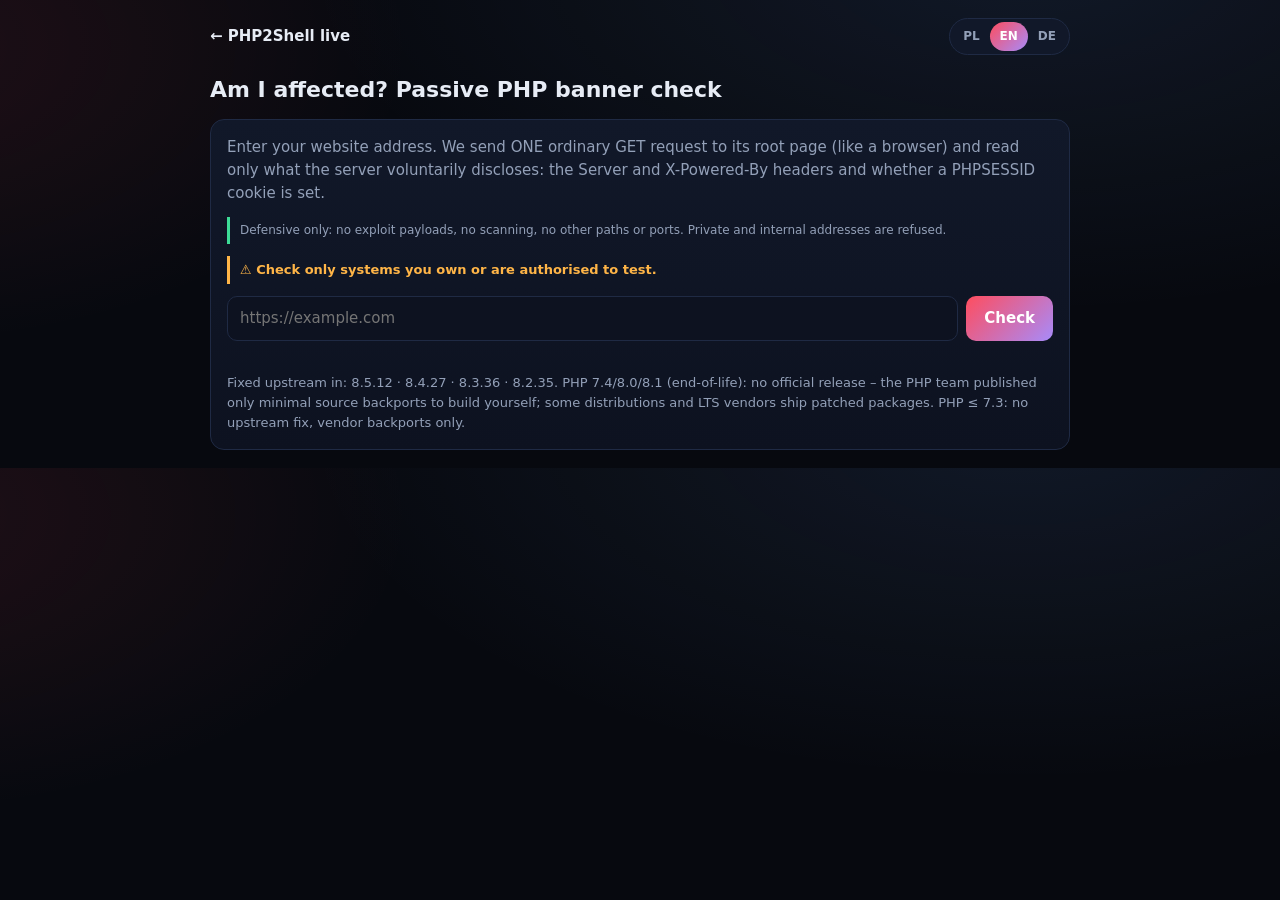
<file: checker/index.html>
<!doctype html>
<html lang="en">
<head>
<meta charset="utf-8"><meta name="viewport" content="width=device-width,initial-scale=1">
<title>PHP2Shell – passive banner check</title>
<meta name="description" content="Passive, defensive check of the PHP version a website publicly discloses (PHP2Shell).">
<link rel="icon" href="data:image/svg+xml,%3Csvg xmlns='http://www.w3.org/2000/svg' viewBox='0 0 32 32'%3E%3Crect width='32' height='32' rx='7' fill='%2307090f'/%3E%3Ccircle cx='16' cy='16' r='8' fill='%23ff4d5e'/%3E%3C/svg%3E">
<link rel="stylesheet" href="checker.css">
<style>
:root{--bg:#07090f;--bg2:#0d1220;--card:#111829;--line:#1f2a44;--txt:#e7ecf5;--mut:#93a0b8;--red:#ff4d5e;--amber:#ffb547;--green:#3ddc97;--blue:#6ea8ff;--vio:#a78bfa}
body{margin:0;background:radial-gradient(1200px 600px at 80% -10%,rgba(110,168,255,.10),transparent 60%),radial-gradient(900px 500px at -10% 10%,rgba(255,77,94,.10),transparent 60%),var(--bg);color:var(--txt);font:15px/1.55 system-ui,-apple-system,"Segoe UI",Roboto,Inter,sans-serif}
.wrap{max-width:860px;margin:0 auto;padding:18px}
header{display:flex;justify-content:space-between;align-items:center;gap:12px;margin-bottom:18px}
header a{color:var(--txt);text-decoration:none;font-weight:800}
.langs{display:flex;background:var(--card);border:1px solid var(--line);border-radius:999px;padding:3px}
.langs button{all:unset;cursor:pointer;font-size:12px;font-weight:700;padding:5px 10px;border-radius:999px;color:var(--mut)}
.langs button[aria-pressed=true]{background:linear-gradient(135deg,#ff4d5e,#a78bfa);color:#fff}
h2{font-size:22px;margin:0 0 12px}
</style>
</head>
<body><div class="wrap">
<header><a href="../" id="home">← PHP2Shell live</a><nav class="langs" aria-label="Language"><button data-l="pl">PL</button><button data-l="en">EN</button><button data-l="de">DE</button></nav></header>
<main>
<section id="sec-checker"><h2 data-p2c="heading">Am I affected? Passive PHP banner check</h2><div id="p2s-checker"></div></section>
</main>
</div>
<script>
(function(){var L=['pl','en','de'];function pick(){var q=new URLSearchParams(location.search).get('lang');if(L.indexOf(q)>=0)return q;try{var s=localStorage.getItem('lang');if(L.indexOf(s)>=0)return s}catch(e){}var n=(navigator.language||'en').toLowerCase();return n.indexOf('pl')===0?'pl':n.indexOf('de')===0?'de':'en'}
function set(l){document.documentElement.lang=l;try{localStorage.setItem('lang',l)}catch(e){}document.querySelectorAll('.langs button').forEach(function(b){b.setAttribute('aria-pressed',b.dataset.l===l)});document.getElementById('home').href='../?lang='+l;var u=new URL(location);u.searchParams.set('lang',l);history.replaceState(null,'',u)}
document.querySelectorAll('.langs button').forEach(function(b){b.addEventListener('click',function(){set(b.dataset.l)})});set(pick())})();
</script>
<script src="checker.js"></script>
</body></html>
</file>
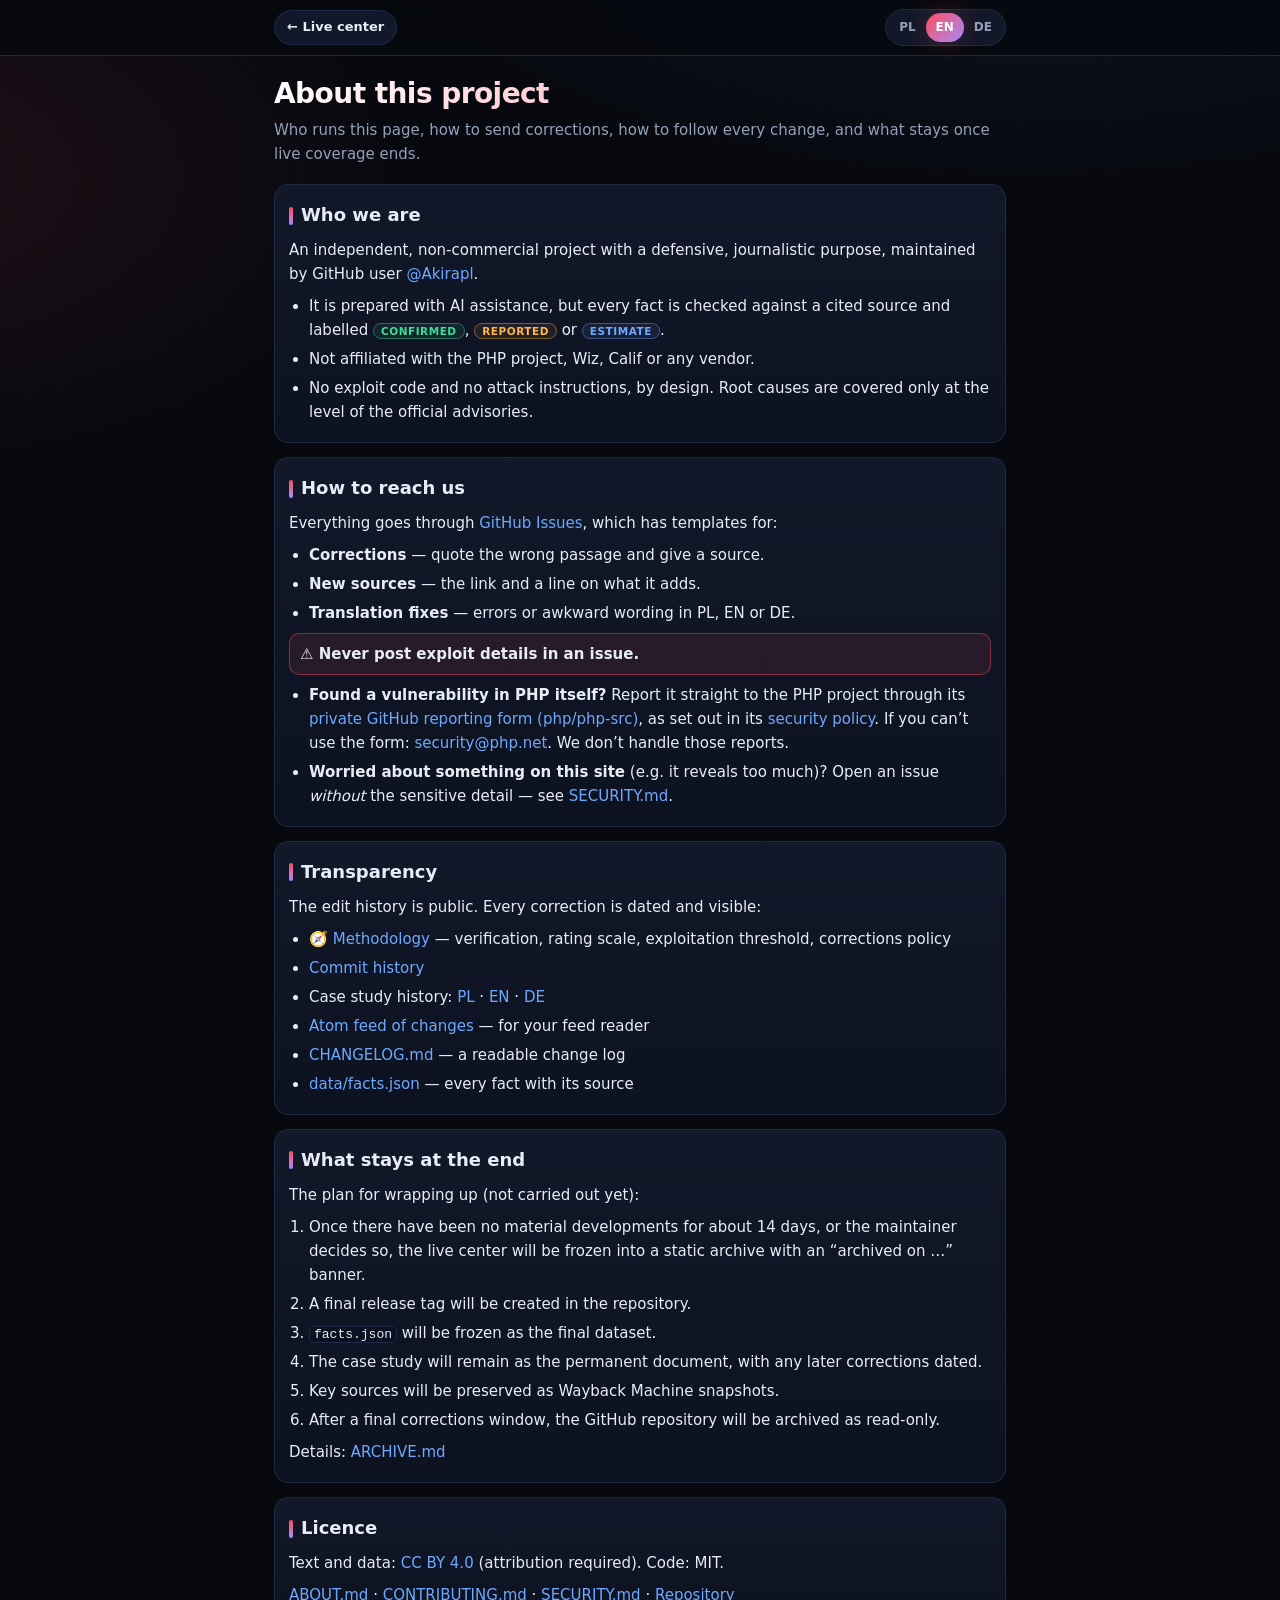
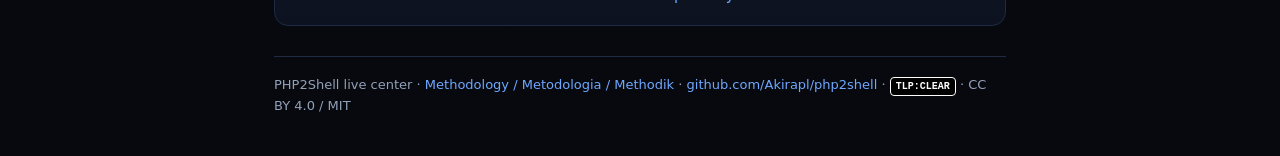
<file: info.html>
<!doctype html>
<html lang="en">
<head>
<meta charset="utf-8">
<meta name="viewport" content="width=device-width,initial-scale=1,viewport-fit=cover">
<title>Info — PHP2Shell live center</title>
<meta name="description" content="PHP2Shell live center: who maintains it, how to send corrections, edit history, archive plan, licence. PL / EN / DE.">
<meta name="theme-color" content="#07090f">
<link rel="icon" href="data:image/svg+xml,%3Csvg xmlns='http://www.w3.org/2000/svg' viewBox='0 0 32 32'%3E%3Crect width='32' height='32' rx='7' fill='%2307090f'/%3E%3Ccircle cx='16' cy='16' r='8' fill='%23ff4d5e'/%3E%3C/svg%3E">
<link rel="alternate" hreflang="pl" href="https://akirapl.github.io/php2shell/info.html?lang=pl">
<link rel="alternate" hreflang="en" href="https://akirapl.github.io/php2shell/info.html?lang=en">
<link rel="alternate" hreflang="de" href="https://akirapl.github.io/php2shell/info.html?lang=de">
<meta name="robots" content="index,follow,max-image-preview:large">
<script>(function(){var q=new URLSearchParams(location.search).get('lang');var u='https://akirapl.github.io/php2shell/info.html'+(['pl','en','de'].indexOf(q)>=0?'?lang='+q:'');var c=document.createElement('link');c.rel='canonical';c.href=u;document.head.appendChild(c);var o=document.querySelector('meta[property="og:url"]');if(o)o.content=u;if(['pl','en','de'].indexOf(q)>=0)document.documentElement.lang=q})();</script>
<link rel="alternate" hreflang="x-default" href="https://akirapl.github.io/php2shell/info.html">
<link rel="alternate" type="application/atom+xml" hreflang="en" title="PHP2Shell — timeline (EN)" href="https://akirapl.github.io/php2shell/feed.xml">
<link rel="alternate" type="application/atom+xml" hreflang="pl" title="PHP2Shell — oś czasu (PL)" href="https://akirapl.github.io/php2shell/feed-pl.xml">
<link rel="alternate" type="application/atom+xml" hreflang="de" title="PHP2Shell — Chronik (DE)" href="https://akirapl.github.io/php2shell/feed-de.xml">
<meta property="og:type" content="website">
<meta property="og:site_name" content="PHP2Shell live center">
<meta property="og:title" content="Info — PHP2Shell live center">
<meta property="og:description" content="PHP2Shell live center: who maintains it, how to send corrections, edit history, archive plan, licence.">
<meta property="og:url" content="https://akirapl.github.io/php2shell/info.html">
<meta property="og:image" content="https://akirapl.github.io/php2shell/assets/og-image.png">
<meta property="og:image:secure_url" content="https://akirapl.github.io/php2shell/assets/og-image.png">
<meta property="og:image:type" content="image/png">
<meta property="og:image:width" content="1200">
<meta property="og:image:height" content="630">
<meta property="og:image:alt" content="PHP2Shell — live center. CVE-2026-109618, CVE-2026-109619. Patched: 8.5.12 / 8.4.27 / 8.3.36 / 8.2.35. PL · EN · DE">
<meta property="og:locale" content="en_GB">
<meta property="og:locale:alternate" content="pl_PL">
<meta property="og:locale:alternate" content="de_DE">
<meta name="twitter:card" content="summary_large_image">
<meta name="twitter:title" content="Info — PHP2Shell live center">
<meta name="twitter:description" content="PHP2Shell live center: who maintains it, how to send corrections, edit history, archive plan, licence.">
<meta name="twitter:image" content="https://akirapl.github.io/php2shell/assets/og-image.png">
<meta name="twitter:image:alt" content="PHP2Shell — live center: CVE-2026-109618 / CVE-2026-109619, patched versions, PL · EN · DE">
<script type="application/ld+json">{"@context": "https://schema.org", "@type": "AboutPage", "url": "https://akirapl.github.io/php2shell/info.html", "name": "Info — PHP2Shell live center", "description": "PHP2Shell live center: who maintains it, how to send corrections, edit history, archive plan, licence.", "inLanguage": ["pl", "en", "de"], "isPartOf": {"@id": "https://akirapl.github.io/php2shell/#website"}, "author": {"@type": "Person", "name": "Dawid Kulik", "alternateName": "@Akirapl", "url": "https://github.com/Akirapl"}}</script>
<style>:root{--bg:#07090f;--bg2:#0d1220;--card:#111829;--card2:#151e33;--line:#1f2a44;--txt:#e7ecf5;--mut:#93a0b8;--red:#ff4d5e;--amber:#ffb547;--green:#3ddc97;--blue:#6ea8ff;--vio:#a78bfa;--glow:0 0 24px rgba(255,77,94,.25)}
*{box-sizing:border-box}html{-webkit-text-size-adjust:100%}
body{margin:0;background:radial-gradient(1200px 600px at 80% -10%,rgba(110,168,255,.10),transparent 60%),radial-gradient(900px 500px at -10% 10%,rgba(255,77,94,.10),transparent 60%),var(--bg);color:var(--txt);font:15px/1.6 system-ui,-apple-system,"Segoe UI",Roboto,Inter,sans-serif;overflow-x:hidden}
a{color:var(--blue);text-decoration:none}a:hover{text-decoration:underline}
.wrap{max-width:760px;margin:0 auto;padding:0 14px}
.bar{position:sticky;top:0;z-index:50;background:rgba(7,9,15,.85);backdrop-filter:blur(12px);-webkit-backdrop-filter:blur(12px);border-bottom:1px solid var(--line)}
.bar .wrap{display:flex;align-items:center;justify-content:space-between;gap:8px;padding-top:9px;padding-bottom:9px}
.back{font-size:13px;font-weight:700;padding:6px 12px;border-radius:999px;border:1px solid var(--line);background:var(--card);color:var(--txt);white-space:nowrap}
.langs{display:flex;background:var(--card);border:1px solid var(--line);border-radius:999px;padding:3px}
.langs a{font-size:12px;font-weight:700;padding:5px 10px;border-radius:999px;color:var(--mut)}
.langs a:hover{text-decoration:none}.langs a[aria-current=true]{background:linear-gradient(135deg,#ff4d5e,#a78bfa);color:#fff;box-shadow:var(--glow)}
h1{font-size:28px;line-height:1.15;margin:22px 0 8px;letter-spacing:-.02em;background:linear-gradient(90deg,#fff,#ffb3bb 60%,#c9b8ff);-webkit-background-clip:text;background-clip:text;color:transparent}
.lead{color:var(--mut);margin:0 0 18px}
.card{background:linear-gradient(180deg,var(--card),var(--bg2));border:1px solid var(--line);border-radius:14px;padding:4px 14px 10px;margin:0 0 14px;min-width:0;overflow-wrap:anywhere}
h2{font-size:18px;margin:12px 0 6px;display:flex;align-items:center;gap:8px}
h2::before{content:"";flex:none;width:4px;height:18px;border-radius:2px;background:linear-gradient(var(--red),var(--vio))}
ul,ol{padding-left:20px;margin:8px 0}li{margin:5px 0}p{margin:8px 0}
.badge{font-size:10.5px;font-weight:700;text-transform:uppercase;letter-spacing:.05em;padding:1px 7px;border-radius:999px;border:1px solid;white-space:nowrap}
.b-confirmed{color:var(--green);border-color:rgba(61,220,151,.4);background:rgba(61,220,151,.08)}
.b-reported{color:var(--amber);border-color:rgba(255,181,71,.4);background:rgba(255,181,71,.08)}
.b-estimate{color:var(--blue);border-color:rgba(110,168,255,.4);background:rgba(110,168,255,.08)}
.warnbox{padding:8px 10px;border-radius:10px;border:1px solid rgba(255,77,94,.45);background:rgba(255,77,94,.10);font-weight:600}
code{font-size:13px;background:#0b1120;border:1px solid var(--line);border-radius:5px;padding:0 4px}
footer{margin:30px 0 0;padding:18px 0 40px;border-top:1px solid var(--line);color:var(--mut);font-size:13px}
[data-lang][hidden]{display:none!important}</style>
</head>
<body>
<div class="bar"><div class="wrap"><a class="back" id="back" href="./?lang=en">← Live center</a>
<nav class="langs" aria-label="Language"><a href="?lang=pl" data-l="pl" hreflang="pl">PL</a><a href="?lang=en" data-l="en" hreflang="en" aria-current="true">EN</a><a href="?lang=de" data-l="de" hreflang="de">DE</a></nav></div></div>
<div class="wrap"><main>
<div data-lang="pl" lang="pl" hidden><h1>O projekcie</h1><p class="lead">Kto stoi za tą stroną, jak zgłaszać poprawki, jak śledzić zmiany i co zostanie, gdy relacja na żywo się skończy.</p><section class="card" id="pl-s1"><h2>Kto to robi</h2><p>To niezależny, niekomercyjny projekt o charakterze obronnym i dziennikarskim. Prowadzi go użytkownik GitHuba <a href="https://github.com/Akirapl" target="_blank" rel="noopener">@Akirapl</a>.</p>
<ul><li>Materiały powstają z pomocą AI, ale każdy fakt jest sprawdzany ze wskazanym źródłem i oznaczony jako <span class="badge b-confirmed">potwierdzone</span>, <span class="badge b-reported">doniesienie</span> lub <span class="badge b-estimate">szacunek</span>.</li>
<li>Projekt nie jest powiązany z projektem PHP, Wiz, Calif ani żadnym dostawcą.</li>
<li>Celowo nie publikujemy kodu exploitów ani instrukcji ataku. Przyczyny luk opisujemy tylko na poziomie oficjalnych advisory.</li></ul></section><section class="card" id="pl-s2"><h2>Gdzie pisać</h2><p>Wszystkie zgłoszenia przyjmujemy przez <a href="https://github.com/Akirapl/php2shell/issues/new/choose" target="_blank" rel="noopener">GitHub Issues</a>. Są tam gotowe szablony:</p>
<ul><li><b>Poprawka</b> — zacytuj fragment, który jest błędny, i podaj źródło.</li>
<li><b>Nowe źródło</b> — link i krótko, co wnosi.</li>
<li><b>Tłumaczenie</b> — błąd lub niezręczność w wersji PL, EN albo DE.</li></ul>
<p class="warnbox">⚠️ Nigdy nie wpisuj w zgłoszeniu szczegółów exploita.</p>
<ul><li><b>Luka w samym PHP?</b> Zgłoś ją bezpośrednio zespołowi PHP przez <a href="https://github.com/php/php-src/security/advisories/new" target="_blank" rel="noopener">formularz prywatnego zgłoszenia na GitHubie (php/php-src)</a>, zgodnie z ich <a href="https://github.com/php/php-src/security/policy" target="_blank" rel="noopener">polityką bezpieczeństwa</a>. Jeśli nie możesz użyć formularza: <a href="mailto:security@php.net">security@php.net</a>. My nie przyjmujemy takich zgłoszeń.</li>
<li><b>Problem z treścią tej strony</b> (np. coś zdradza za dużo)? Otwórz issue <i>bez</i> wrażliwych szczegółów — zasady opisuje <a href="https://github.com/Akirapl/php2shell/blob/main/SECURITY.md" target="_blank" rel="noopener">SECURITY.md</a>.</li></ul></section><section class="card" id="pl-s3"><h2>Przejrzystość</h2><p>Historia zmian jest publiczna. Każda poprawka ma datę i jest widoczna:</p>
<ul><li>🧭 <a href="methodology.html?lang=pl">Metodologia</a> — weryfikacja, skala ocen, próg eksploatacji, polityka korekt</li>
<li><a href="https://github.com/Akirapl/php2shell/commits/main" target="_blank" rel="noopener">Historia commitów</a></li>
<li>Historia kompendium: <a href="https://github.com/Akirapl/php2shell/commits/main/case-study/pl.md" target="_blank" rel="noopener">PL</a> · <a href="https://github.com/Akirapl/php2shell/commits/main/case-study/en.md" target="_blank" rel="noopener">EN</a> · <a href="https://github.com/Akirapl/php2shell/commits/main/case-study/de.md" target="_blank" rel="noopener">DE</a></li>
<li><a href="https://github.com/Akirapl/php2shell/commits/main.atom" target="_blank" rel="noopener">Kanał Atom ze zmianami</a> — do czytnika RSS</li>
<li><a href="https://github.com/Akirapl/php2shell/blob/main/CHANGELOG.md" target="_blank" rel="noopener">CHANGELOG.md</a> — opisowy dziennik zmian</li>
<li><a href="https://github.com/Akirapl/php2shell/blob/main/data/facts.json" target="_blank" rel="noopener">data/facts.json</a> — wszystkie fakty ze źródłami</li></ul></section><section class="card" id="pl-s4"><h2>Co zostanie na koniec</h2><p>Plan na zakończenie relacji (jeszcze nie wykonany):</p>
<ol><li>Gdy przez ok. 14 dni nie będzie istotnych nowości albo gdy prowadzący tak zdecyduje, centrum na żywo zostanie zamrożone jako statyczne archiwum z banerem „zarchiwizowano dnia…”.</li>
<li>W repozytorium pojawi się ostateczny tag wydania.</li>
<li><code>facts.json</code> zostanie zamrożony jako końcowy zbiór danych.</li>
<li>Kompendium zostanie jako stały dokument; późniejsze poprawki będą datowane.</li>
<li>Kluczowe źródła zostaną zabezpieczone jako kopie w Wayback Machine.</li>
<li>Po ostatnim okresie na poprawki repozytorium na GitHubie zostanie zarchiwizowane (tylko do odczytu).</li></ol>
<p>Szczegóły: <a href="https://github.com/Akirapl/php2shell/blob/main/ARCHIVE.md" target="_blank" rel="noopener">ARCHIVE.md</a></p></section><section class="card" id="pl-s5"><h2>Licencja</h2><p>Teksty i dane: <a href="https://creativecommons.org/licenses/by/4.0/deed.pl" target="_blank" rel="noopener">CC BY 4.0</a> (z podaniem autorstwa). Kod: MIT.</p>
<p><a href="https://github.com/Akirapl/php2shell/blob/main/ABOUT.md" target="_blank" rel="noopener">ABOUT.md</a> · <a href="https://github.com/Akirapl/php2shell/blob/main/CONTRIBUTING.md" target="_blank" rel="noopener">CONTRIBUTING.md</a> · <a href="https://github.com/Akirapl/php2shell/blob/main/SECURITY.md" target="_blank" rel="noopener">SECURITY.md</a> · <a href="https://github.com/Akirapl/php2shell" target="_blank" rel="noopener">Repozytorium</a></p></section></div><div data-lang="en" lang="en"><h1>About this project</h1><p class="lead">Who runs this page, how to send corrections, how to follow every change, and what stays once live coverage ends.</p><section class="card" id="en-s1"><h2>Who we are</h2><p>An independent, non-commercial project with a defensive, journalistic purpose, maintained by GitHub user <a href="https://github.com/Akirapl" target="_blank" rel="noopener">@Akirapl</a>.</p>
<ul><li>It is prepared with AI assistance, but every fact is checked against a cited source and labelled <span class="badge b-confirmed">confirmed</span>, <span class="badge b-reported">reported</span> or <span class="badge b-estimate">estimate</span>.</li>
<li>Not affiliated with the PHP project, Wiz, Calif or any vendor.</li>
<li>No exploit code and no attack instructions, by design. Root causes are covered only at the level of the official advisories.</li></ul></section><section class="card" id="en-s2"><h2>How to reach us</h2><p>Everything goes through <a href="https://github.com/Akirapl/php2shell/issues/new/choose" target="_blank" rel="noopener">GitHub Issues</a>, which has templates for:</p>
<ul><li><b>Corrections</b> — quote the wrong passage and give a source.</li>
<li><b>New sources</b> — the link and a line on what it adds.</li>
<li><b>Translation fixes</b> — errors or awkward wording in PL, EN or DE.</li></ul>
<p class="warnbox">⚠️ Never post exploit details in an issue.</p>
<ul><li><b>Found a vulnerability in PHP itself?</b> Report it straight to the PHP project through its <a href="https://github.com/php/php-src/security/advisories/new" target="_blank" rel="noopener">private GitHub reporting form (php/php-src)</a>, as set out in its <a href="https://github.com/php/php-src/security/policy" target="_blank" rel="noopener">security policy</a>. If you can’t use the form: <a href="mailto:security@php.net">security@php.net</a>. We don’t handle those reports.</li>
<li><b>Worried about something on this site</b> (e.g. it reveals too much)? Open an issue <i>without</i> the sensitive detail — see <a href="https://github.com/Akirapl/php2shell/blob/main/SECURITY.md" target="_blank" rel="noopener">SECURITY.md</a>.</li></ul></section><section class="card" id="en-s3"><h2>Transparency</h2><p>The edit history is public. Every correction is dated and visible:</p>
<ul><li>🧭 <a href="methodology.html?lang=en">Methodology</a> — verification, rating scale, exploitation threshold, corrections policy</li>
<li><a href="https://github.com/Akirapl/php2shell/commits/main" target="_blank" rel="noopener">Commit history</a></li>
<li>Case study history: <a href="https://github.com/Akirapl/php2shell/commits/main/case-study/pl.md" target="_blank" rel="noopener">PL</a> · <a href="https://github.com/Akirapl/php2shell/commits/main/case-study/en.md" target="_blank" rel="noopener">EN</a> · <a href="https://github.com/Akirapl/php2shell/commits/main/case-study/de.md" target="_blank" rel="noopener">DE</a></li>
<li><a href="https://github.com/Akirapl/php2shell/commits/main.atom" target="_blank" rel="noopener">Atom feed of changes</a> — for your feed reader</li>
<li><a href="https://github.com/Akirapl/php2shell/blob/main/CHANGELOG.md" target="_blank" rel="noopener">CHANGELOG.md</a> — a readable change log</li>
<li><a href="https://github.com/Akirapl/php2shell/blob/main/data/facts.json" target="_blank" rel="noopener">data/facts.json</a> — every fact with its source</li></ul></section><section class="card" id="en-s4"><h2>What stays at the end</h2><p>The plan for wrapping up (not carried out yet):</p>
<ol><li>Once there have been no material developments for about 14 days, or the maintainer decides so, the live center will be frozen into a static archive with an “archived on …” banner.</li>
<li>A final release tag will be created in the repository.</li>
<li><code>facts.json</code> will be frozen as the final dataset.</li>
<li>The case study will remain as the permanent document, with any later corrections dated.</li>
<li>Key sources will be preserved as Wayback Machine snapshots.</li>
<li>After a final corrections window, the GitHub repository will be archived as read-only.</li></ol>
<p>Details: <a href="https://github.com/Akirapl/php2shell/blob/main/ARCHIVE.md" target="_blank" rel="noopener">ARCHIVE.md</a></p></section><section class="card" id="en-s5"><h2>Licence</h2><p>Text and data: <a href="https://creativecommons.org/licenses/by/4.0/" target="_blank" rel="noopener">CC BY 4.0</a> (attribution required). Code: MIT.</p>
<p><a href="https://github.com/Akirapl/php2shell/blob/main/ABOUT.md" target="_blank" rel="noopener">ABOUT.md</a> · <a href="https://github.com/Akirapl/php2shell/blob/main/CONTRIBUTING.md" target="_blank" rel="noopener">CONTRIBUTING.md</a> · <a href="https://github.com/Akirapl/php2shell/blob/main/SECURITY.md" target="_blank" rel="noopener">SECURITY.md</a> · <a href="https://github.com/Akirapl/php2shell" target="_blank" rel="noopener">Repository</a></p></section></div><div data-lang="de" lang="de" hidden><h1>Über das Projekt</h1><p class="lead">Wer hinter dieser Seite steht, wie Sie Korrekturen melden, wie sich jede Änderung nachverfolgen lässt und was bleibt, wenn die Live-Berichterstattung endet.</p><section class="card" id="de-s1"><h2>Wer dahintersteht</h2><p>Ein unabhängiges, nichtkommerzielles Projekt mit defensivem, journalistischem Anspruch, betreut vom GitHub-Nutzer <a href="https://github.com/Akirapl" target="_blank" rel="noopener">@Akirapl</a>.</p>
<ul><li>Die Inhalte entstehen mit KI-Unterstützung; jede Angabe wird jedoch anhand einer genannten Quelle geprüft und als <span class="badge b-confirmed">bestätigt</span>, <span class="badge b-reported">gemeldet</span> oder <span class="badge b-estimate">Schätzung</span> gekennzeichnet.</li>
<li>Keine Verbindung zum PHP-Projekt, zu Wiz, Calif oder einem anderen Anbieter.</li>
<li>Bewusst kein Exploit-Code und keine Angriffsanleitungen. Ursachen werden nur so tief beschrieben wie in den offiziellen Advisories.</li></ul></section><section class="card" id="de-s2"><h2>Kontakt</h2><p>Alles läuft über <a href="https://github.com/Akirapl/php2shell/issues/new/choose" target="_blank" rel="noopener">GitHub Issues</a> mit Vorlagen für:</p>
<ul><li><b>Korrekturen</b> — die fehlerhafte Stelle zitieren und eine Quelle angeben.</li>
<li><b>Neue Quellen</b> — Link plus ein Satz, was sie beiträgt.</li>
<li><b>Übersetzungen</b> — Fehler oder holprige Formulierungen auf PL, EN oder DE.</li></ul>
<p class="warnbox">⚠️ Bitte niemals Exploit-Details in ein Issue schreiben.</p>
<ul><li><b>Eine Lücke in PHP selbst gefunden?</b> Melden Sie sie direkt dem PHP-Projekt über dessen <a href="https://github.com/php/php-src/security/advisories/new" target="_blank" rel="noopener">privates Meldeformular auf GitHub (php/php-src)</a>, wie in der <a href="https://github.com/php/php-src/security/policy" target="_blank" rel="noopener">Sicherheitsrichtlinie</a> beschrieben. Falls das Formular nicht nutzbar ist: <a href="mailto:security@php.net">security@php.net</a>. Wir selbst nehmen solche Meldungen nicht entgegen.</li>
<li><b>Bedenken zu Inhalten dieser Seite</b> (z. B. zu viele Details)? Eröffnen Sie ein Issue <i>ohne</i> die heiklen Einzelheiten — siehe <a href="https://github.com/Akirapl/php2shell/blob/main/SECURITY.md" target="_blank" rel="noopener">SECURITY.md</a>.</li></ul></section><section class="card" id="de-s3"><h2>Transparenz</h2><p>Der Änderungsverlauf ist öffentlich. Jede Korrektur ist datiert und nachvollziehbar:</p>
<ul><li>🧭 <a href="methodology.html?lang=de">Methodik</a> — Prüfung, Bewertungsskala, Ausnutzungsschwelle, Korrekturrichtlinie</li>
<li><a href="https://github.com/Akirapl/php2shell/commits/main" target="_blank" rel="noopener">Commit-Verlauf</a></li>
<li>Verlauf der Fallstudie: <a href="https://github.com/Akirapl/php2shell/commits/main/case-study/pl.md" target="_blank" rel="noopener">PL</a> · <a href="https://github.com/Akirapl/php2shell/commits/main/case-study/en.md" target="_blank" rel="noopener">EN</a> · <a href="https://github.com/Akirapl/php2shell/commits/main/case-study/de.md" target="_blank" rel="noopener">DE</a></li>
<li><a href="https://github.com/Akirapl/php2shell/commits/main.atom" target="_blank" rel="noopener">Atom-Feed der Änderungen</a> — für Ihren Feedreader</li>
<li><a href="https://github.com/Akirapl/php2shell/blob/main/CHANGELOG.md" target="_blank" rel="noopener">CHANGELOG.md</a> — lesbares Änderungsprotokoll</li>
<li><a href="https://github.com/Akirapl/php2shell/blob/main/data/facts.json" target="_blank" rel="noopener">data/facts.json</a> — alle Fakten mit Quelle</li></ul></section><section class="card" id="de-s4"><h2>Was am Ende bleibt</h2><p>Der Plan für den Abschluss (noch nicht umgesetzt):</p>
<ol><li>Gibt es etwa 14 Tage lang keine wesentlichen Neuigkeiten oder entscheidet der Betreuer so, wird das Live-Center als statisches Archiv mit dem Hinweis „archiviert am …“ eingefroren.</li>
<li>Im Repository wird ein finaler Release-Tag gesetzt.</li>
<li><code>facts.json</code> wird als endgültiger Datensatz eingefroren.</li>
<li>Die Fallstudie bleibt als dauerhaftes Dokument bestehen; spätere Korrekturen werden datiert.</li>
<li>Wichtige Quellen werden als Snapshots in der Wayback Machine gesichert.</li>
<li>Nach einer letzten Korrekturphase wird das GitHub-Repository schreibgeschützt archiviert.</li></ol>
<p>Einzelheiten: <a href="https://github.com/Akirapl/php2shell/blob/main/ARCHIVE.md" target="_blank" rel="noopener">ARCHIVE.md</a></p></section><section class="card" id="de-s5"><h2>Lizenz</h2><p>Texte und Daten: <a href="https://creativecommons.org/licenses/by/4.0/deed.de" target="_blank" rel="noopener">CC BY 4.0</a> (Namensnennung). Code: MIT.</p>
<p><a href="https://github.com/Akirapl/php2shell/blob/main/ABOUT.md" target="_blank" rel="noopener">ABOUT.md</a> · <a href="https://github.com/Akirapl/php2shell/blob/main/CONTRIBUTING.md" target="_blank" rel="noopener">CONTRIBUTING.md</a> · <a href="https://github.com/Akirapl/php2shell/blob/main/SECURITY.md" target="_blank" rel="noopener">SECURITY.md</a> · <a href="https://github.com/Akirapl/php2shell" target="_blank" rel="noopener">Repository</a></p></section></div>
</main>
<footer>PHP2Shell live center · <a href="methodology.html" id="methl">Methodology / Metodologia / Methodik</a> · <a href="https://github.com/Akirapl/php2shell" target="_blank" rel="noopener">github.com/Akirapl/php2shell</a> · <span style="font:800 10px ui-monospace,monospace;padding:3px 5px;border-radius:4px;background:#000;color:#fff;border:1px solid #fff">TLP:CLEAR</span> · CC BY 4.0 / MIT</footer>
</div>
<script>
(function(){"use strict";var M={"pl": {"title": "Info — PHP2Shell centrum na żywo", "back": "← Centrum na żywo"}, "en": {"title": "Info — PHP2Shell live center", "back": "← Live center"}, "de": {"title": "Info — PHP2Shell Live-Center", "back": "← Live-Center"}},LS=['pl','en','de'];
function pick(){var q=new URLSearchParams(location.search).get('lang');if(q&&LS.indexOf(q)>=0)return q;
 try{var s=localStorage.getItem('lang');if(s&&LS.indexOf(s)>=0)return s}catch(e){}
 var n=(navigator.language||'en').toLowerCase();return n.indexOf('pl')===0?'pl':n.indexOf('de')===0?'de':'en'}
function set(l,push){document.documentElement.lang=l;document.title=M[l].title;
 document.querySelectorAll('[data-lang]').forEach(function(b){b.hidden=b.dataset.lang!==l});
 document.querySelectorAll('.langs a').forEach(function(a){a.setAttribute('aria-current',a.dataset.l===l)});
 var bk=document.getElementById('back');bk.textContent=M[l].back;bk.href='./?lang='+l;
 try{localStorage.setItem('lang',l)}catch(e){}
 if(push){var u=new URL(location);u.searchParams.set('lang',l);history.replaceState(null,'',u)}
 var c=document.querySelector('link[rel=canonical]');if(c&&new URLSearchParams(location.search).has('lang'))c.href='https://akirapl.github.io/php2shell/info.html?lang='+l}
document.querySelectorAll('.langs a').forEach(function(a){a.addEventListener('click',function(e){e.preventDefault();set(a.dataset.l,true)})});
set(pick(),false);})();
</script>
</body>
</html>
</file>
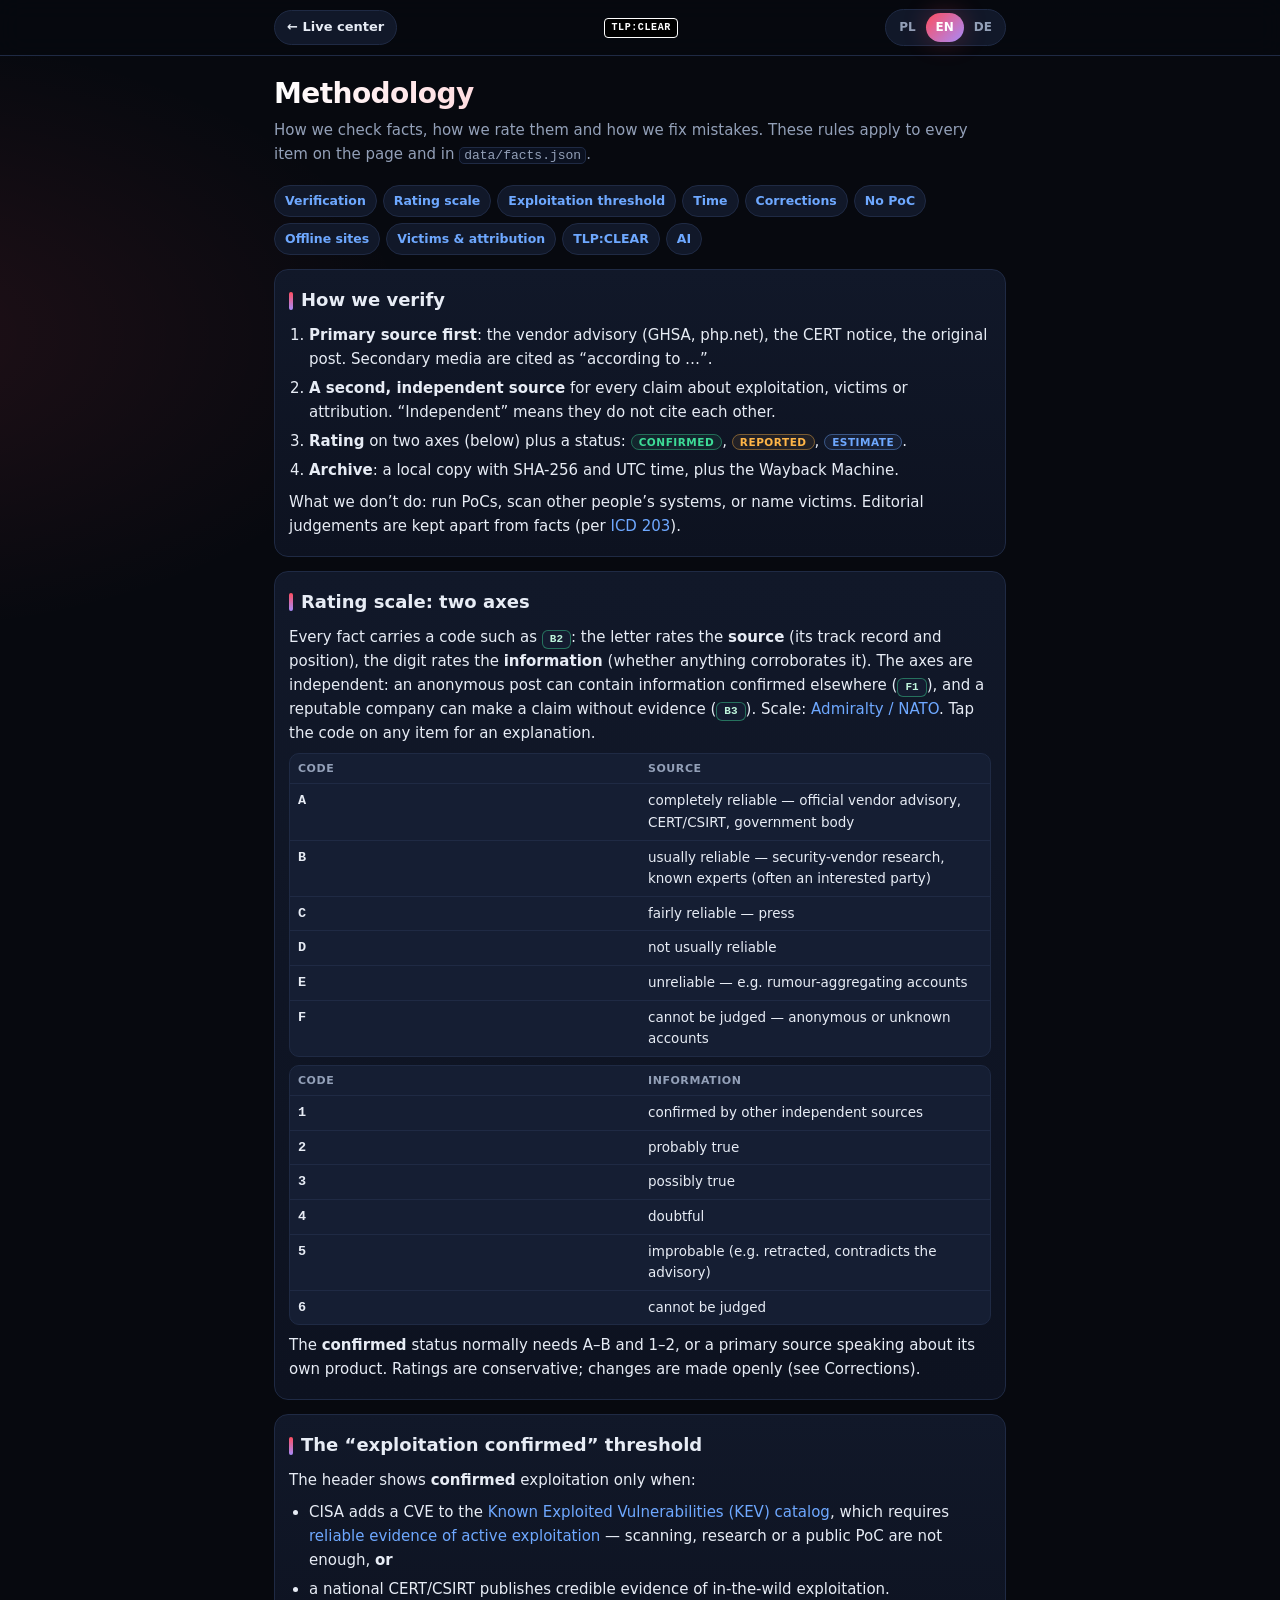
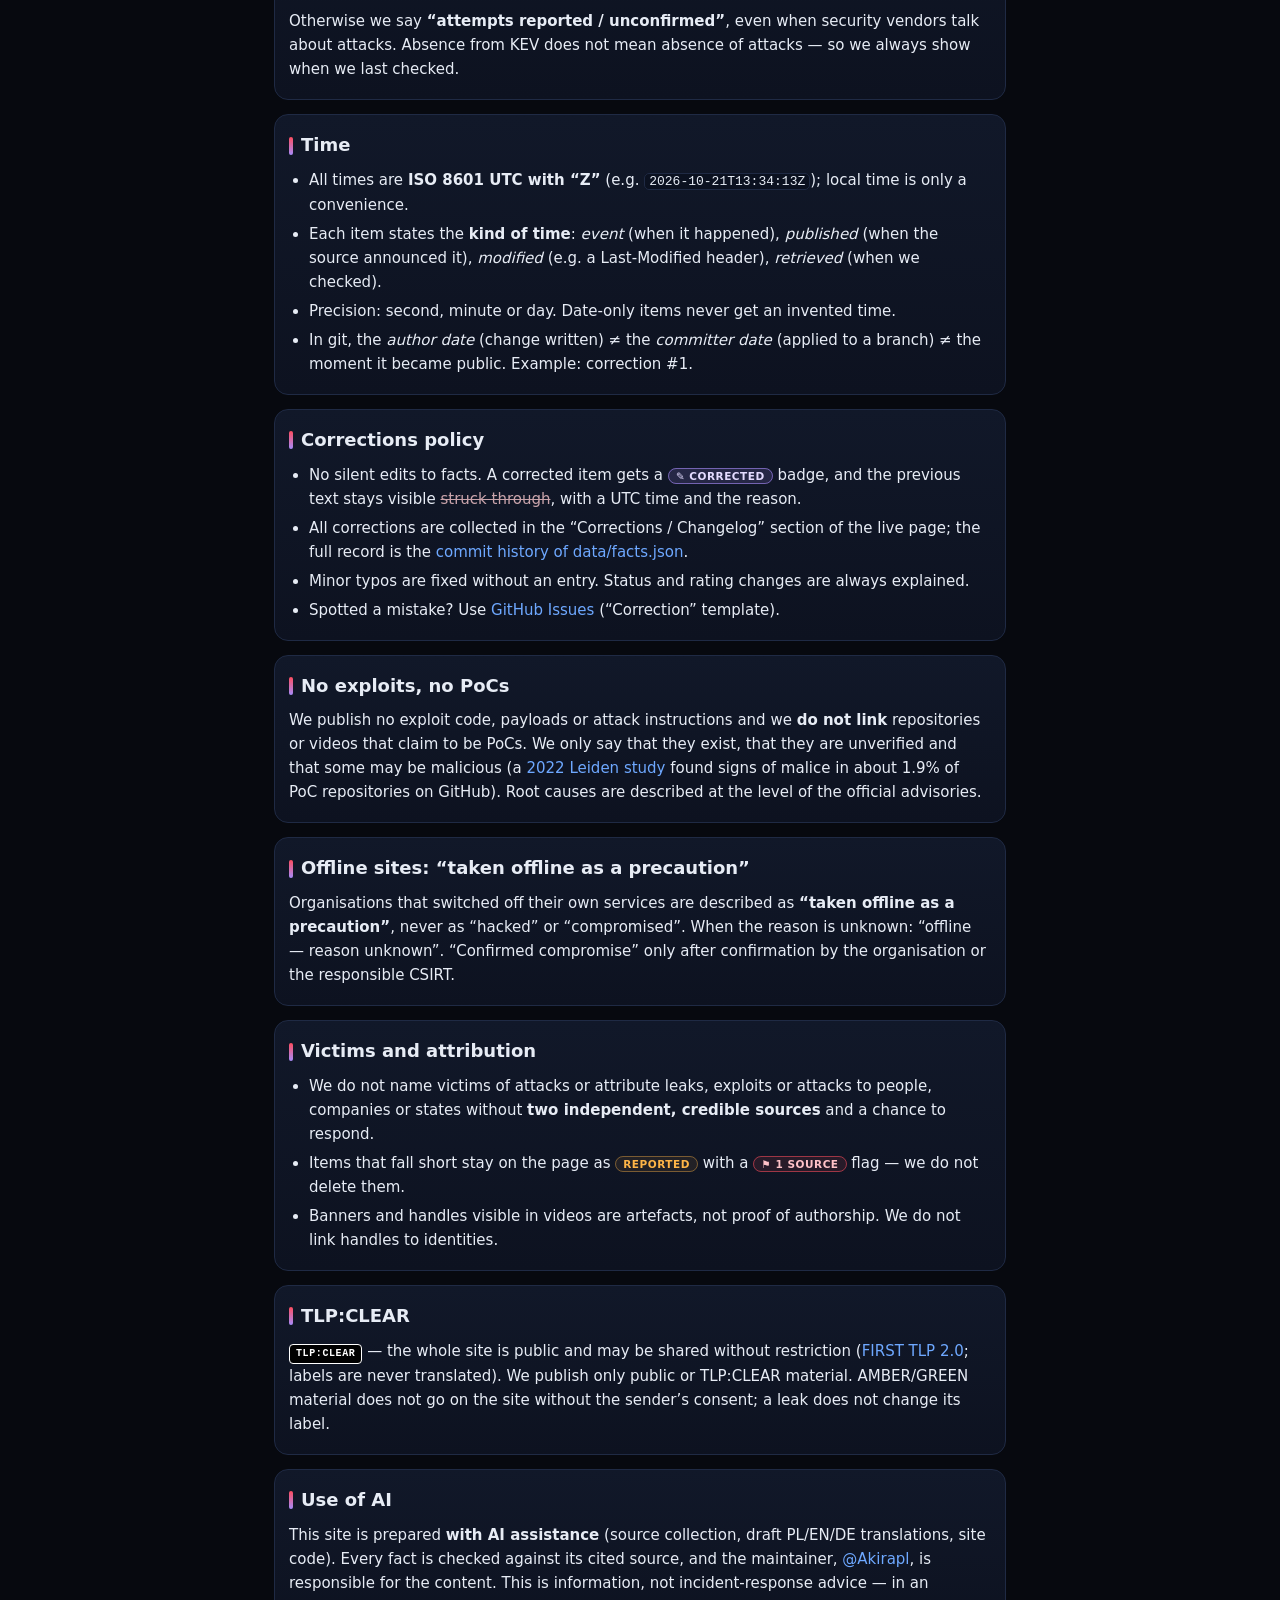
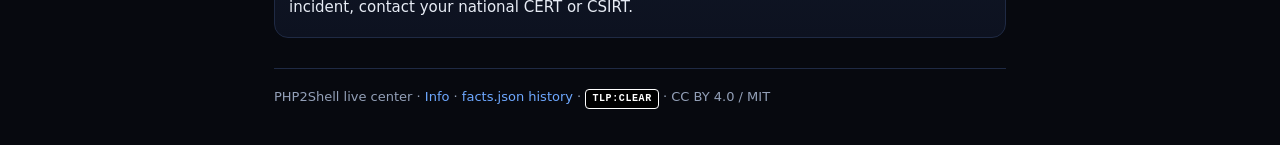
<file: methodology.html>
<!doctype html>
<html lang="en">
<head>
<meta charset="utf-8">
<meta name="viewport" content="width=device-width,initial-scale=1,viewport-fit=cover">
<title>Methodology — PHP2Shell live center</title>
<meta name="description" content="PHP2Shell live center methodology: verification, two-axis (Admiralty) rating, exploitation threshold (CISA KEV), UTC time conventions, corrections policy, no PoCs, TLP:CLEAR.">
<meta name="theme-color" content="#07090f">
<link rel="icon" href="data:image/svg+xml,%3Csvg xmlns='http://www.w3.org/2000/svg' viewBox='0 0 32 32'%3E%3Crect width='32' height='32' rx='7' fill='%2307090f'/%3E%3Ccircle cx='16' cy='16' r='8' fill='%23ff4d5e'/%3E%3C/svg%3E">
<link rel="alternate" hreflang="pl" href="https://akirapl.github.io/php2shell/methodology.html?lang=pl">
<link rel="alternate" hreflang="en" href="https://akirapl.github.io/php2shell/methodology.html?lang=en">
<link rel="alternate" hreflang="de" href="https://akirapl.github.io/php2shell/methodology.html?lang=de">
<meta name="robots" content="index,follow,max-image-preview:large">
<script>(function(){var q=new URLSearchParams(location.search).get('lang');var u='https://akirapl.github.io/php2shell/methodology.html'+(['pl','en','de'].indexOf(q)>=0?'?lang='+q:'');var c=document.createElement('link');c.rel='canonical';c.href=u;document.head.appendChild(c);var o=document.querySelector('meta[property="og:url"]');if(o)o.content=u;if(['pl','en','de'].indexOf(q)>=0)document.documentElement.lang=q})();</script>
<link rel="alternate" hreflang="x-default" href="https://akirapl.github.io/php2shell/methodology.html">
<link rel="alternate" type="application/atom+xml" hreflang="en" title="PHP2Shell — timeline (EN)" href="https://akirapl.github.io/php2shell/feed.xml">
<link rel="alternate" type="application/atom+xml" hreflang="pl" title="PHP2Shell — oś czasu (PL)" href="https://akirapl.github.io/php2shell/feed-pl.xml">
<link rel="alternate" type="application/atom+xml" hreflang="de" title="PHP2Shell — Chronik (DE)" href="https://akirapl.github.io/php2shell/feed-de.xml">
<meta property="og:type" content="website">
<meta property="og:site_name" content="PHP2Shell live center">
<meta property="og:title" content="Methodology — PHP2Shell live center">
<meta property="og:description" content="PHP2Shell live center methodology: verification, two-axis (Admiralty) rating, exploitation threshold (CISA KEV), UTC time conventions, corrections policy, no PoCs, TLP:CLEAR.">
<meta property="og:url" content="https://akirapl.github.io/php2shell/methodology.html">
<meta property="og:image" content="https://akirapl.github.io/php2shell/assets/og-image.png">
<meta property="og:image:secure_url" content="https://akirapl.github.io/php2shell/assets/og-image.png">
<meta property="og:image:type" content="image/png">
<meta property="og:image:width" content="1200">
<meta property="og:image:height" content="630">
<meta property="og:image:alt" content="PHP2Shell — live center. CVE-2026-109618, CVE-2026-109619. Patched: 8.5.12 / 8.4.27 / 8.3.36 / 8.2.35. PL · EN · DE">
<meta property="og:locale" content="en_GB">
<meta property="og:locale:alternate" content="pl_PL">
<meta property="og:locale:alternate" content="de_DE">
<meta name="twitter:card" content="summary_large_image">
<meta name="twitter:title" content="Methodology — PHP2Shell live center">
<meta name="twitter:description" content="PHP2Shell live center methodology: verification, two-axis (Admiralty) rating, exploitation threshold (CISA KEV), UTC time conventions, corrections policy, no PoCs, TLP:CLEAR.">
<meta name="twitter:image" content="https://akirapl.github.io/php2shell/assets/og-image.png">
<meta name="twitter:image:alt" content="PHP2Shell — live center: CVE-2026-109618 / CVE-2026-109619, patched versions, PL · EN · DE">
<script type="application/ld+json">{"@context": "https://schema.org", "@type": "WebPage", "url": "https://akirapl.github.io/php2shell/methodology.html", "name": "Methodology — PHP2Shell live center", "description": "PHP2Shell live center methodology: verification, two-axis (Admiralty) rating, exploitation threshold (CISA KEV), UTC time conventions, corrections policy, no PoCs, TLP:CLEAR.", "inLanguage": ["pl", "en", "de"], "isPartOf": {"@id": "https://akirapl.github.io/php2shell/#website"}, "author": {"@type": "Person", "name": "Dawid Kulik", "alternateName": "@Akirapl", "url": "https://github.com/Akirapl"}, "license": "https://creativecommons.org/licenses/by/4.0/"}</script>
<style>:root{--bg:#07090f;--bg2:#0d1220;--card:#111829;--card2:#151e33;--line:#1f2a44;--txt:#e7ecf5;--mut:#93a0b8;--red:#ff4d5e;--amber:#ffb547;--green:#3ddc97;--blue:#6ea8ff;--vio:#a78bfa;--glow:0 0 24px rgba(255,77,94,.25)}
*{box-sizing:border-box}html{-webkit-text-size-adjust:100%}
body{margin:0;background:radial-gradient(1200px 600px at 80% -10%,rgba(110,168,255,.10),transparent 60%),radial-gradient(900px 500px at -10% 10%,rgba(255,77,94,.10),transparent 60%),var(--bg);color:var(--txt);font:15px/1.6 system-ui,-apple-system,"Segoe UI",Roboto,Inter,sans-serif;overflow-x:hidden}
a{color:var(--blue);text-decoration:none}a:hover{text-decoration:underline}
.wrap{max-width:760px;margin:0 auto;padding:0 14px}
.bar{position:sticky;top:0;z-index:50;background:rgba(7,9,15,.85);backdrop-filter:blur(12px);-webkit-backdrop-filter:blur(12px);border-bottom:1px solid var(--line)}
.bar .wrap{display:flex;align-items:center;justify-content:space-between;gap:8px;padding-top:9px;padding-bottom:9px}
.back{font-size:13px;font-weight:700;padding:6px 12px;border-radius:999px;border:1px solid var(--line);background:var(--card);color:var(--txt);white-space:nowrap}
.langs{display:flex;background:var(--card);border:1px solid var(--line);border-radius:999px;padding:3px}
.langs a{font-size:12px;font-weight:700;padding:5px 10px;border-radius:999px;color:var(--mut)}
.langs a:hover{text-decoration:none}.langs a[aria-current=true]{background:linear-gradient(135deg,#ff4d5e,#a78bfa);color:#fff;box-shadow:var(--glow)}
h1{font-size:28px;line-height:1.15;margin:22px 0 8px;letter-spacing:-.02em;background:linear-gradient(90deg,#fff,#ffb3bb 60%,#c9b8ff);-webkit-background-clip:text;background-clip:text;color:transparent}
.lead{color:var(--mut);margin:0 0 18px}
.card{background:linear-gradient(180deg,var(--card),var(--bg2));border:1px solid var(--line);border-radius:14px;padding:4px 14px 10px;margin:0 0 14px;min-width:0;overflow-wrap:anywhere}
h2{font-size:18px;margin:12px 0 6px;display:flex;align-items:center;gap:8px}
h2::before{content:"";flex:none;width:4px;height:18px;border-radius:2px;background:linear-gradient(var(--red),var(--vio))}
ul,ol{padding-left:20px;margin:8px 0}li{margin:5px 0}p{margin:8px 0}
.badge{font-size:10.5px;font-weight:700;text-transform:uppercase;letter-spacing:.05em;padding:1px 7px;border-radius:999px;border:1px solid;white-space:nowrap}
.b-confirmed{color:var(--green);border-color:rgba(61,220,151,.4);background:rgba(61,220,151,.08)}
.b-reported{color:var(--amber);border-color:rgba(255,181,71,.4);background:rgba(255,181,71,.08)}
.b-estimate{color:var(--blue);border-color:rgba(110,168,255,.4);background:rgba(110,168,255,.08)}
.warnbox{padding:8px 10px;border-radius:10px;border:1px solid rgba(255,77,94,.45);background:rgba(255,77,94,.10);font-weight:600}
code{font-size:13px;background:#0b1120;border:1px solid var(--line);border-radius:5px;padding:0 4px}
footer{margin:30px 0 0;padding:18px 0 40px;border-top:1px solid var(--line);color:var(--mut);font-size:13px}
[data-lang][hidden]{display:none!important}
.adm{display:inline-block;font:800 11px/1 ui-monospace,Menlo,monospace;padding:3px 7px;border-radius:6px;border:1px solid rgba(61,220,151,.45);background:#141c30;color:#bff5dc}
.tbl{width:100%;border-collapse:separate;border-spacing:0;font-size:13.5px;background:var(--card2);border:1px solid var(--line);border-radius:10px;overflow:hidden;table-layout:fixed;margin:8px 0}
.tbl th,.tbl td{padding:6px 8px;text-align:left;vertical-align:top;border-bottom:1px solid var(--line);overflow-wrap:anywhere}
.tbl th{font-size:11px;text-transform:uppercase;letter-spacing:.05em;color:var(--mut)}
.tbl tr:last-child td{border-bottom:0}.tbl td:first-child{width:44px;font-family:ui-monospace,Menlo,monospace;font-weight:800}
.tlp{display:inline-block;font:800 10px/1 ui-monospace,Menlo,monospace;letter-spacing:.06em;padding:4px 6px;border-radius:4px;background:#000;color:#fff;border:1px solid #fff;white-space:nowrap}
.toc{display:flex;flex-wrap:wrap;gap:6px;margin:0 0 14px;padding:0;list-style:none}.toc li{margin:0}
.toc a{display:inline-block;font-size:12.5px;font-weight:600;padding:5px 10px;border-radius:999px;border:1px solid var(--line);background:var(--card)}
s{color:#c8a3aa}
.b-corr{color:#e4dcff;border-color:rgba(167,139,250,.6);background:rgba(167,139,250,.14)}.b-flag{color:#ffc2c8;border-color:rgba(255,77,94,.55);background:rgba(255,77,94,.10)}</style>
</head>
<body>
<div class="bar"><div class="wrap"><a class="back" id="back" href="./?lang=en">← Live center</a>
<span class="tlp" title="Traffic Light Protocol 2.0">TLP:CLEAR</span>
<nav class="langs" aria-label="Language"><a href="?lang=pl" data-l="pl" hreflang="pl">PL</a><a href="?lang=en" data-l="en" hreflang="en" aria-current="true">EN</a><a href="?lang=de" data-l="de" hreflang="de">DE</a></nav></div></div>
<div class="wrap"><main>
<div data-lang="pl" lang="pl" hidden><h1>Metodologia</h1><p class="lead">Jak sprawdzamy fakty, jak je oceniamy i jak poprawiamy błędy. Te zasady obowiązują każdy wpis na stronie i w <code>data/facts.json</code>.</p><ul class="toc"><li><a href="#verify" data-anchor="verify">Weryfikacja</a></li><li><a href="#rating" data-anchor="rating">Skala ocen</a></li><li><a href="#threshold" data-anchor="threshold">Próg eksploatacji</a></li><li><a href="#time" data-anchor="time">Czas</a></li><li><a href="#corrections" data-anchor="corrections">Korekty</a></li><li><a href="#nopoc" data-anchor="nopoc">Bez PoC</a></li><li><a href="#offline" data-anchor="offline">Wyłączenia stron</a></li><li><a href="#victims" data-anchor="victims">Ofiary i atrybucja</a></li><li><a href="#tlp" data-anchor="tlp">TLP:CLEAR</a></li><li><a href="#ai" data-anchor="ai">AI</a></li></ul><section class="card" id="pl-verify" data-sec="verify"><h2>Jak weryfikujemy</h2><ol><li><b>Źródło pierwotne najpierw</b>: advisory producenta (GHSA, php.net), komunikat CERT-u, oryginalny post. Media wtórne cytujemy jako „wg …”.</li>
<li><b>Drugie, niezależne źródło</b> dla każdego twierdzenia o eksploatacji, ofiarach lub atrybucji. „Niezależne” = nie cytują siebie nawzajem.</li>
<li><b>Ocena</b> w dwóch osiach (niżej) plus status: <span class="badge b-confirmed">potwierdzone</span>, <span class="badge b-reported">doniesienie</span>, <span class="badge b-estimate">szacunek</span>.</li>
<li><b>Archiwum</b>: kopia lokalna z SHA-256 i czasem UTC, Wayback Machine.</li></ol>
<p>Czego nie robimy: nie uruchamiamy PoC, nie skanujemy cudzych systemów, nie wskazujemy ofiar. Oceny redakcji oddzielamy od faktów (zgodnie z <a href="https://www.dni.gov/files/documents/ICD/ICD-203.pdf" target="_blank" rel="noopener">ICD 203</a>).</p></section><section class="card" id="pl-rating" data-sec="rating"><h2>Skala ocen: dwie osie</h2><p>Każdy fakt ma kod jak <span class="adm">B2</span>: litera ocenia <b>źródło</b> (jego historię i pozycję), cyfra ocenia <b>informację</b> (czy coś ją potwierdza). Osie są niezależne: anonimowy post może zawierać informację potwierdzoną gdzie indziej (<span class="adm">F1</span>), a wiarygodna firma może podać twierdzenie bez dowodów (<span class="adm">B3</span>). Skala: <a href="https://en.wikipedia.org/wiki/Intelligence_source_and_information_reliability" target="_blank" rel="noopener">Admiralty / NATO</a>. Dotknij kodu przy wpisie, żeby zobaczyć objaśnienie.</p><table class="tbl"><thead><tr><th>Kod</th><th>Źródło</th></tr></thead><tbody><tr><td>A</td><td>całkowicie wiarygodne — oficjalne advisory producenta, CERT/CSIRT, organ państwa</td></tr><tr><td>B</td><td>zwykle wiarygodne — badania firm bezpieczeństwa, znani eksperci (często strona zainteresowana)</td></tr><tr><td>C</td><td>dość wiarygodne — prasa</td></tr><tr><td>D</td><td>zwykle niewiarygodne</td></tr><tr><td>E</td><td>niewiarygodne — np. konta agregujące plotki</td></tr><tr><td>F</td><td>nie da się ocenić — anonimowe lub nieznane konta</td></tr></tbody></table><table class="tbl"><thead><tr><th>Kod</th><th>Informacja</th></tr></thead><tbody><tr><td>1</td><td>potwierdzone przez inne niezależne źródła</td></tr><tr><td>2</td><td>prawdopodobnie prawdziwe</td></tr><tr><td>3</td><td>możliwie prawdziwe</td></tr><tr><td>4</td><td>wątpliwe</td></tr><tr><td>5</td><td>nieprawdopodobne (np. odwołane, sprzeczne z advisory)</td></tr><tr><td>6</td><td>nie da się ocenić</td></tr></tbody></table><p>Status <b>potwierdzone</b> wymaga zwykle A–B i 1–2 albo źródła pierwotnego o własnym produkcie. Oceny są zachowawcze; zmieniamy je jawnie (patrz Korekty).</p></section><section class="card" id="pl-threshold" data-sec="threshold"><h2>Próg „eksploatacja potwierdzona”</h2><p>Nagłówek pokazuje <b>potwierdzoną</b> eksploatację tylko wtedy, gdy:</p>
<ul><li>CISA dopisze CVE do katalogu <a href="https://www.cisa.gov/known-exploited-vulnerabilities-catalog" target="_blank" rel="noopener">Known Exploited Vulnerabilities (KEV)</a> — wymaga on <a href="https://www.cisa.gov/known-exploited-vulnerabilities-catalog/reducing-significant-risk-known-exploited-vulnerabilities" target="_blank" rel="noopener">wiarygodnych dowodów aktywnej eksploatacji</a>; skan, badanie ani publiczny PoC nie wystarczą, <b>albo</b></li>
<li>krajowy CERT/CSIRT opublikuje wiarygodne dowody eksploatacji „in the wild”.</li></ul>
<p>W pozostałych przypadkach piszemy <b>„zgłoszone próby / niepotwierdzone”</b>, także gdy firmy bezpieczeństwa mówią o atakach. Brak wpisu w KEV nie oznacza braku ataków — dlatego podajemy czas ostatniego sprawdzenia.</p></section><section class="card" id="pl-time" data-sec="time"><h2>Czas</h2><ul><li>Wszystkie czasy w <b>ISO 8601 UTC z „Z”</b> (np. <code>2026-10-21T13:34:13Z</code>); czas lokalny wyłącznie pomocniczo.</li>
<li>Przy wpisie podajemy <b>rodzaj czasu</b>: <i>zdarzenie</i> (kiedy coś się stało), <i>publikacja</i> (kiedy źródło to ogłosiło), <i>modyfikacja</i> (np. nagłówek Last-Modified), <i>pobrano</i> (kiedy my to sprawdziliśmy).</li>
<li>Precyzja: sekunda, minuta, dzień. Daty bez godziny nie dostają wymyślonej godziny.</li>
<li>W gicie <i>author date</i> (napisanie zmiany) ≠ <i>committer date</i> (nałożenie na gałąź) ≠ moment upublicznienia. Przykład: korekta #1.</li></ul></section><section class="card" id="pl-corrections" data-sec="corrections"><h2>Polityka korekt</h2><ul><li>Nie zmieniamy faktów po cichu. Poprawiony wpis dostaje znacznik <span class="badge b-corr">✎ poprawione</span>, a poprzednia treść zostaje widoczna jako <s>przekreślona</s>, z czasem UTC i powodem.</li>
<li>Wszystkie korekty są zebrane w sekcji „Korekty / dziennik zmian” na stronie głównej; pełna historia to <a href="https://github.com/Akirapl/php2shell/commits/main/data/facts.json" target="_blank" rel="noopener">historia commitów data/facts.json</a>.</li>
<li>Drobne literówki poprawiamy bez wpisu. Zmiany statusu i ocen zawsze z wyjaśnieniem.</li>
<li>Błąd? Zgłoś przez <a href="https://github.com/Akirapl/php2shell/issues/new/choose" target="_blank" rel="noopener">GitHub Issues</a> (szablon „Poprawka”).</li></ul></section><section class="card" id="pl-nopoc" data-sec="nopoc"><h2>Bez exploitów i PoC</h2><p>Nie publikujemy kodu exploitów, payloadów ani instrukcji ataku i <b>nie linkujemy</b> repozytoriów ani nagrań podających się za PoC. Piszemy tylko, że takie istnieją, ich działanie jest niezweryfikowane, a część może być złośliwa (badanie <a href="https://arxiv.org/abs/2210.08374" target="_blank" rel="noopener">Leiden 2022</a>: ok. 1,9% repozytoriów PoC na GitHubie miało oznaki złośliwości). Przyczyny luk opisujemy na poziomie oficjalnych advisory.</p></section><section class="card" id="pl-offline" data-sec="offline"><h2>Wyłączenia stron: „wyłączone prewencyjnie”</h2><p>Organizacje, które same wyłączyły serwisy, opisujemy jako <b>„wyłączone prewencyjnie”</b>, nigdy jako „zhakowane” czy „skompromitowane”. Gdy powód nie jest znany: „offline — powód nieznany”. „Potwierdzone włamanie” wyłącznie po potwierdzeniu przez organizację lub właściwy CSIRT.</p></section><section class="card" id="pl-victims" data-sec="victims"><h2>Ofiary i atrybucja</h2><ul><li>Nie nazywamy ofiar ataków ani nie przypisujemy wycieków, exploitów czy ataków osobom, firmom lub państwom bez <b>dwóch niezależnych, wiarygodnych źródeł</b> i możliwości odpowiedzi.</li>
<li>Wpisy, które tego nie spełniają, zostają na stronie jako <span class="badge b-reported">doniesienie</span> ze znacznikiem <span class="badge b-flag">⚑ 1 źródło</span> — nie usuwamy ich.</li>
<li>Banery i nicki widoczne na nagraniach to artefakty, nie dowód autorstwa. Nicków nie łączymy z tożsamościami.</li></ul></section><section class="card" id="pl-tlp" data-sec="tlp"><h2>TLP:CLEAR</h2><p><span class="tlp">TLP:CLEAR</span> — cała strona jest publiczna i można ją rozpowszechniać bez ograniczeń (<a href="https://www.first.org/tlp/" target="_blank" rel="noopener">FIRST TLP 2.0</a>; etykiety się nie tłumaczy). Publikujemy wyłącznie materiały publiczne lub oznaczone TLP:CLEAR. Materiał AMBER/GREEN nie trafia na stronę bez zgody nadawcy; wyciek nie zmienia jego oznaczenia.</p></section><section class="card" id="pl-ai" data-sec="ai"><h2>Wykorzystanie AI</h2><p>Strona powstaje <b>z pomocą narzędzi AI</b> (zbieranie źródeł, szkice tłumaczeń PL/EN/DE, kod strony). Każdy fakt jest sprawdzany z podanym źródłem, a za treść odpowiada prowadzący, <a href="https://github.com/Akirapl" target="_blank" rel="noopener">@Akirapl</a>. To materiał informacyjny, nie porada IR — w razie incydentu kontaktuj się z <a href="https://cert.pl/" target="_blank" rel="noopener">CERT Polska</a> lub swoim CSIRT-em.</p></section></div><div data-lang="en" lang="en"><h1>Methodology</h1><p class="lead">How we check facts, how we rate them and how we fix mistakes. These rules apply to every item on the page and in <code>data/facts.json</code>.</p><ul class="toc"><li><a href="#verify" data-anchor="verify">Verification</a></li><li><a href="#rating" data-anchor="rating">Rating scale</a></li><li><a href="#threshold" data-anchor="threshold">Exploitation threshold</a></li><li><a href="#time" data-anchor="time">Time</a></li><li><a href="#corrections" data-anchor="corrections">Corrections</a></li><li><a href="#nopoc" data-anchor="nopoc">No PoC</a></li><li><a href="#offline" data-anchor="offline">Offline sites</a></li><li><a href="#victims" data-anchor="victims">Victims & attribution</a></li><li><a href="#tlp" data-anchor="tlp">TLP:CLEAR</a></li><li><a href="#ai" data-anchor="ai">AI</a></li></ul><section class="card" id="en-verify" data-sec="verify"><h2>How we verify</h2><ol><li><b>Primary source first</b>: the vendor advisory (GHSA, php.net), the CERT notice, the original post. Secondary media are cited as “according to …”.</li>
<li><b>A second, independent source</b> for every claim about exploitation, victims or attribution. “Independent” means they do not cite each other.</li>
<li><b>Rating</b> on two axes (below) plus a status: <span class="badge b-confirmed">confirmed</span>, <span class="badge b-reported">reported</span>, <span class="badge b-estimate">estimate</span>.</li>
<li><b>Archive</b>: a local copy with SHA-256 and UTC time, plus the Wayback Machine.</li></ol>
<p>What we don’t do: run PoCs, scan other people’s systems, or name victims. Editorial judgements are kept apart from facts (per <a href="https://www.dni.gov/files/documents/ICD/ICD-203.pdf" target="_blank" rel="noopener">ICD 203</a>).</p></section><section class="card" id="en-rating" data-sec="rating"><h2>Rating scale: two axes</h2><p>Every fact carries a code such as <span class="adm">B2</span>: the letter rates the <b>source</b> (its track record and position), the digit rates the <b>information</b> (whether anything corroborates it). The axes are independent: an anonymous post can contain information confirmed elsewhere (<span class="adm">F1</span>), and a reputable company can make a claim without evidence (<span class="adm">B3</span>). Scale: <a href="https://en.wikipedia.org/wiki/Intelligence_source_and_information_reliability" target="_blank" rel="noopener">Admiralty / NATO</a>. Tap the code on any item for an explanation.</p><table class="tbl"><thead><tr><th>Code</th><th>Source</th></tr></thead><tbody><tr><td>A</td><td>completely reliable — official vendor advisory, CERT/CSIRT, government body</td></tr><tr><td>B</td><td>usually reliable — security-vendor research, known experts (often an interested party)</td></tr><tr><td>C</td><td>fairly reliable — press</td></tr><tr><td>D</td><td>not usually reliable</td></tr><tr><td>E</td><td>unreliable — e.g. rumour-aggregating accounts</td></tr><tr><td>F</td><td>cannot be judged — anonymous or unknown accounts</td></tr></tbody></table><table class="tbl"><thead><tr><th>Code</th><th>Information</th></tr></thead><tbody><tr><td>1</td><td>confirmed by other independent sources</td></tr><tr><td>2</td><td>probably true</td></tr><tr><td>3</td><td>possibly true</td></tr><tr><td>4</td><td>doubtful</td></tr><tr><td>5</td><td>improbable (e.g. retracted, contradicts the advisory)</td></tr><tr><td>6</td><td>cannot be judged</td></tr></tbody></table><p>The <b>confirmed</b> status normally needs A–B and 1–2, or a primary source speaking about its own product. Ratings are conservative; changes are made openly (see Corrections).</p></section><section class="card" id="en-threshold" data-sec="threshold"><h2>The “exploitation confirmed” threshold</h2><p>The header shows <b>confirmed</b> exploitation only when:</p>
<ul><li>CISA adds a CVE to the <a href="https://www.cisa.gov/known-exploited-vulnerabilities-catalog" target="_blank" rel="noopener">Known Exploited Vulnerabilities (KEV) catalog</a>, which requires <a href="https://www.cisa.gov/known-exploited-vulnerabilities-catalog/reducing-significant-risk-known-exploited-vulnerabilities" target="_blank" rel="noopener">reliable evidence of active exploitation</a> — scanning, research or a public PoC are not enough, <b>or</b></li>
<li>a national CERT/CSIRT publishes credible evidence of in-the-wild exploitation.</li></ul>
<p>Otherwise we say <b>“attempts reported / unconfirmed”</b>, even when security vendors talk about attacks. Absence from KEV does not mean absence of attacks — so we always show when we last checked.</p></section><section class="card" id="en-time" data-sec="time"><h2>Time</h2><ul><li>All times are <b>ISO 8601 UTC with “Z”</b> (e.g. <code>2026-10-21T13:34:13Z</code>); local time is only a convenience.</li>
<li>Each item states the <b>kind of time</b>: <i>event</i> (when it happened), <i>published</i> (when the source announced it), <i>modified</i> (e.g. a Last-Modified header), <i>retrieved</i> (when we checked).</li>
<li>Precision: second, minute or day. Date-only items never get an invented time.</li>
<li>In git, the <i>author date</i> (change written) ≠ the <i>committer date</i> (applied to a branch) ≠ the moment it became public. Example: correction #1.</li></ul></section><section class="card" id="en-corrections" data-sec="corrections"><h2>Corrections policy</h2><ul><li>No silent edits to facts. A corrected item gets a <span class="badge b-corr">✎ corrected</span> badge, and the previous text stays visible <s>struck through</s>, with a UTC time and the reason.</li>
<li>All corrections are collected in the “Corrections / Changelog” section of the live page; the full record is the <a href="https://github.com/Akirapl/php2shell/commits/main/data/facts.json" target="_blank" rel="noopener">commit history of data/facts.json</a>.</li>
<li>Minor typos are fixed without an entry. Status and rating changes are always explained.</li>
<li>Spotted a mistake? Use <a href="https://github.com/Akirapl/php2shell/issues/new/choose" target="_blank" rel="noopener">GitHub Issues</a> (“Correction” template).</li></ul></section><section class="card" id="en-nopoc" data-sec="nopoc"><h2>No exploits, no PoCs</h2><p>We publish no exploit code, payloads or attack instructions and we <b>do not link</b> repositories or videos that claim to be PoCs. We only say that they exist, that they are unverified and that some may be malicious (a <a href="https://arxiv.org/abs/2210.08374" target="_blank" rel="noopener">2022 Leiden study</a> found signs of malice in about 1.9% of PoC repositories on GitHub). Root causes are described at the level of the official advisories.</p></section><section class="card" id="en-offline" data-sec="offline"><h2>Offline sites: “taken offline as a precaution”</h2><p>Organisations that switched off their own services are described as <b>“taken offline as a precaution”</b>, never as “hacked” or “compromised”. When the reason is unknown: “offline — reason unknown”. “Confirmed compromise” only after confirmation by the organisation or the responsible CSIRT.</p></section><section class="card" id="en-victims" data-sec="victims"><h2>Victims and attribution</h2><ul><li>We do not name victims of attacks or attribute leaks, exploits or attacks to people, companies or states without <b>two independent, credible sources</b> and a chance to respond.</li>
<li>Items that fall short stay on the page as <span class="badge b-reported">reported</span> with a <span class="badge b-flag">⚑ 1 source</span> flag — we do not delete them.</li>
<li>Banners and handles visible in videos are artefacts, not proof of authorship. We do not link handles to identities.</li></ul></section><section class="card" id="en-tlp" data-sec="tlp"><h2>TLP:CLEAR</h2><p><span class="tlp">TLP:CLEAR</span> — the whole site is public and may be shared without restriction (<a href="https://www.first.org/tlp/" target="_blank" rel="noopener">FIRST TLP 2.0</a>; labels are never translated). We publish only public or TLP:CLEAR material. AMBER/GREEN material does not go on the site without the sender’s consent; a leak does not change its label.</p></section><section class="card" id="en-ai" data-sec="ai"><h2>Use of AI</h2><p>This site is prepared <b>with AI assistance</b> (source collection, draft PL/EN/DE translations, site code). Every fact is checked against its cited source, and the maintainer, <a href="https://github.com/Akirapl" target="_blank" rel="noopener">@Akirapl</a>, is responsible for the content. This is information, not incident-response advice — in an incident, contact your national CERT or CSIRT.</p></section></div><div data-lang="de" lang="de" hidden><h1>Methodik</h1><p class="lead">Wie wir Fakten prüfen, bewerten und Fehler korrigieren. Diese Regeln gelten für jeden Eintrag auf der Seite und in <code>data/facts.json</code>.</p><ul class="toc"><li><a href="#verify" data-anchor="verify">Prüfung</a></li><li><a href="#rating" data-anchor="rating">Bewertungsskala</a></li><li><a href="#threshold" data-anchor="threshold">Ausnutzungsschwelle</a></li><li><a href="#time" data-anchor="time">Zeit</a></li><li><a href="#corrections" data-anchor="corrections">Korrekturen</a></li><li><a href="#nopoc" data-anchor="nopoc">Kein PoC</a></li><li><a href="#offline" data-anchor="offline">Abgeschaltete Websites</a></li><li><a href="#victims" data-anchor="victims">Opfer & Zuschreibung</a></li><li><a href="#tlp" data-anchor="tlp">TLP:CLEAR</a></li><li><a href="#ai" data-anchor="ai">KI</a></li></ul><section class="card" id="de-verify" data-sec="verify"><h2>Wie wir prüfen</h2><ol><li><b>Zuerst die Primärquelle</b>: das Hersteller-Advisory (GHSA, php.net), die CERT-Meldung, der Originalbeitrag. Sekundärmedien zitieren wir als „laut …“.</li>
<li><b>Eine zweite, unabhängige Quelle</b> für jede Angabe zu Ausnutzung, Opfern oder Zuschreibung. „Unabhängig“ heißt: Sie zitieren einander nicht.</li>
<li><b>Bewertung</b> auf zwei Achsen (unten) plus Status: <span class="badge b-confirmed">bestätigt</span>, <span class="badge b-reported">gemeldet</span>, <span class="badge b-estimate">Schätzung</span>.</li>
<li><b>Archiv</b>: lokale Kopie mit SHA-256 und UTC-Zeit, dazu die Wayback Machine.</li></ol>
<p>Was wir nicht tun: PoCs ausführen, fremde Systeme scannen, Opfer benennen. Redaktionelle Einschätzungen trennen wir von Fakten (nach <a href="https://www.dni.gov/files/documents/ICD/ICD-203.pdf" target="_blank" rel="noopener">ICD 203</a>).</p></section><section class="card" id="de-rating" data-sec="rating"><h2>Bewertungsskala: zwei Achsen</h2><p>Jede Angabe trägt einen Code wie <span class="adm">B2</span>: Der Buchstabe bewertet die <b>Quelle</b> (ihre Vorgeschichte und Stellung), die Ziffer die <b>Information</b> (ob etwas sie bestätigt). Die Achsen sind unabhängig: Ein anonymer Beitrag kann eine anderswo bestätigte Information enthalten (<span class="adm">F1</span>), und ein seriöses Unternehmen kann eine Behauptung ohne Belege aufstellen (<span class="adm">B3</span>). Skala: <a href="https://en.wikipedia.org/wiki/Intelligence_source_and_information_reliability" target="_blank" rel="noopener">Admiralty / NATO</a>. Tippen Sie auf den Code eines Eintrags, um die Erklärung zu sehen.</p><table class="tbl"><thead><tr><th>Code</th><th>Quelle</th></tr></thead><tbody><tr><td>A</td><td>völlig zuverlässig — offizielles Hersteller-Advisory, CERT/CSIRT, Behörde</td></tr><tr><td>B</td><td>normalerweise zuverlässig — Forschung von Sicherheitsfirmen, bekannte Fachleute (oft interessierte Partei)</td></tr><tr><td>C</td><td>ziemlich zuverlässig — Presse</td></tr><tr><td>D</td><td>normalerweise nicht zuverlässig</td></tr><tr><td>E</td><td>unzuverlässig — z. B. Konten, die Gerüchte sammeln</td></tr><tr><td>F</td><td>nicht beurteilbar — anonyme oder unbekannte Konten</td></tr></tbody></table><table class="tbl"><thead><tr><th>Code</th><th>Information</th></tr></thead><tbody><tr><td>1</td><td>durch andere unabhängige Quellen bestätigt</td></tr><tr><td>2</td><td>wahrscheinlich wahr</td></tr><tr><td>3</td><td>möglicherweise wahr</td></tr><tr><td>4</td><td>zweifelhaft</td></tr><tr><td>5</td><td>unwahrscheinlich (z. B. zurückgezogen, widerspricht dem Advisory)</td></tr><tr><td>6</td><td>nicht beurteilbar</td></tr></tbody></table><p>Der Status <b>bestätigt</b> erfordert in der Regel A–B und 1–2 oder eine Primärquelle über das eigene Produkt. Die Bewertungen sind zurückhaltend; Änderungen erfolgen offen (siehe Korrekturen).</p></section><section class="card" id="de-threshold" data-sec="threshold"><h2>Die Schwelle „Ausnutzung bestätigt“</h2><p>Die Kopfzeile zeigt eine <b>bestätigte</b> Ausnutzung nur, wenn:</p>
<ul><li>die CISA eine CVE in den <a href="https://www.cisa.gov/known-exploited-vulnerabilities-catalog" target="_blank" rel="noopener">Katalog Known Exploited Vulnerabilities (KEV)</a> aufnimmt — dafür sind <a href="https://www.cisa.gov/known-exploited-vulnerabilities-catalog/reducing-significant-risk-known-exploited-vulnerabilities" target="_blank" rel="noopener">verlässliche Belege aktiver Ausnutzung</a> nötig; Scans, Forschung oder ein öffentlicher PoC reichen nicht, <b>oder</b></li>
<li>ein nationales CERT/CSIRT glaubwürdige Belege für Ausnutzung „in the wild“ veröffentlicht.</li></ul>
<p>Sonst schreiben wir <b>„Versuche gemeldet / unbestätigt“</b>, auch wenn Sicherheitsfirmen von Angriffen sprechen. Fehlt ein KEV-Eintrag, heißt das nicht, dass es keine Angriffe gibt — deshalb nennen wir stets den Zeitpunkt der letzten Prüfung.</p></section><section class="card" id="de-time" data-sec="time"><h2>Zeit</h2><ul><li>Alle Zeiten in <b>ISO 8601 UTC mit „Z“</b> (z. B. <code>2026-10-21T13:34:13Z</code>); Ortszeit nur als Hilfe.</li>
<li>Jeder Eintrag nennt die <b>Art der Zeit</b>: <i>Ereignis</i> (wann es geschah), <i>veröffentlicht</i> (wann die Quelle es meldete), <i>geändert</i> (z. B. Header Last-Modified), <i>abgerufen</i> (wann wir es geprüft haben).</li>
<li>Genauigkeit: Sekunde, Minute oder Tag. Reine Datumsangaben bekommen keine erfundene Uhrzeit.</li>
<li>In Git gilt: <i>Autorendatum</i> (Änderung geschrieben) ≠ <i>Committer-Datum</i> (auf einen Zweig übernommen) ≠ Zeitpunkt der Veröffentlichung. Beispiel: Korrektur Nr. 1.</li></ul></section><section class="card" id="de-corrections" data-sec="corrections"><h2>Korrekturrichtlinie</h2><ul><li>Keine stillen Änderungen an Fakten. Ein korrigierter Eintrag erhält das Abzeichen <span class="badge b-corr">✎ korrigiert</span>; der frühere Text bleibt <s>durchgestrichen</s> sichtbar, mit UTC-Zeit und Grund.</li>
<li>Alle Korrekturen stehen im Abschnitt „Korrekturen / Änderungsprotokoll“ der Live-Seite; vollständig nachvollziehbar im <a href="https://github.com/Akirapl/php2shell/commits/main/data/facts.json" target="_blank" rel="noopener">Commit-Verlauf von data/facts.json</a>.</li>
<li>Kleine Tippfehler korrigieren wir ohne Eintrag. Status- und Bewertungsänderungen werden immer begründet.</li>
<li>Fehler entdeckt? Bitte über <a href="https://github.com/Akirapl/php2shell/issues/new/choose" target="_blank" rel="noopener">GitHub Issues</a> (Vorlage „Korrektur“).</li></ul></section><section class="card" id="de-nopoc" data-sec="nopoc"><h2>Keine Exploits, keine PoCs</h2><p>Wir veröffentlichen keinen Exploit-Code, keine Payloads und keine Angriffsanleitungen und <b>verlinken keine</b> Repositorys oder Videos, die sich als PoC ausgeben. Wir halten nur fest, dass es sie gibt, dass sie ungeprüft sind und manche schädlich sein können (eine <a href="https://arxiv.org/abs/2210.08374" target="_blank" rel="noopener">Leidener Studie von 2022</a> fand bei etwa 1,9 % der PoC-Repositorys auf GitHub Anzeichen für Schadcode). Ursachen beschreiben wir auf dem Niveau der offiziellen Advisories.</p></section><section class="card" id="de-offline" data-sec="offline"><h2>Abgeschaltete Websites: „vorsorglich abgeschaltet“</h2><p>Organisationen, die ihre Dienste selbst abgeschaltet haben, beschreiben wir als <b>„vorsorglich abgeschaltet“</b>, nie als „gehackt“ oder „kompromittiert“. Ist der Grund unbekannt: „offline — Grund unbekannt“. „Bestätigte Kompromittierung“ nur nach Bestätigung durch die Organisation oder das zuständige CSIRT.</p></section><section class="card" id="de-victims" data-sec="victims"><h2>Opfer und Zuschreibung</h2><ul><li>Wir nennen keine Opfer von Angriffen und schreiben Leaks, Exploits oder Angriffe keinen Personen, Firmen oder Staaten zu ohne <b>zwei unabhängige, glaubwürdige Quellen</b> und die Möglichkeit zur Stellungnahme.</li>
<li>Einträge, die das nicht erfüllen, bleiben als <span class="badge b-reported">gemeldet</span> mit dem Hinweis <span class="badge b-flag">⚑ 1 Quelle</span> stehen — wir löschen sie nicht.</li>
<li>In Videos sichtbare Banner und Nutzernamen sind Artefakte, kein Beleg für Urheberschaft. Nutzernamen verknüpfen wir nicht mit Identitäten.</li></ul></section><section class="card" id="de-tlp" data-sec="tlp"><h2>TLP:CLEAR</h2><p><span class="tlp">TLP:CLEAR</span> — die gesamte Seite ist öffentlich und darf ohne Einschränkung weitergegeben werden (<a href="https://www.first.org/tlp/" target="_blank" rel="noopener">FIRST TLP 2.0</a>; Kennzeichnungen werden nicht übersetzt). Wir veröffentlichen nur öffentliches oder als TLP:CLEAR gekennzeichnetes Material. AMBER/GREEN-Material kommt ohne Zustimmung des Absenders nicht auf die Seite; ein Leak ändert seine Kennzeichnung nicht.</p></section><section class="card" id="de-ai" data-sec="ai"><h2>Einsatz von KI</h2><p>Diese Seite entsteht <b>mit KI-Unterstützung</b> (Quellensammlung, Übersetzungsentwürfe PL/EN/DE, Seitencode). Jede Angabe wird an der genannten Quelle geprüft; verantwortlich für den Inhalt ist der Betreuer <a href="https://github.com/Akirapl" target="_blank" rel="noopener">@Akirapl</a>. Dies ist eine Information, keine Incident-Response-Beratung — im Ernstfall wenden Sie sich an Ihr nationales CERT bzw. Ihr CSIRT.</p></section></div>
</main>
<footer>PHP2Shell live center · <a href="info.html" id="infol">Info</a> · <a href="https://github.com/Akirapl/php2shell/commits/main/data/facts.json" target="_blank" rel="noopener">facts.json history</a> · <span class="tlp">TLP:CLEAR</span> · CC BY 4.0 / MIT</footer>
</div>
<script>
(function(){"use strict";var M={"pl": {"title": "Metodologia — PHP2Shell centrum na żywo", "back": "← Centrum na żywo"}, "en": {"title": "Methodology — PHP2Shell live center", "back": "← Live center"}, "de": {"title": "Methodik — PHP2Shell Live-Center", "back": "← Live-Center"}},LS=['pl','en','de'],cur='en';
function pick(){var q=new URLSearchParams(location.search).get('lang');if(q&&LS.indexOf(q)>=0)return q;
 try{var s=localStorage.getItem('lang');if(s&&LS.indexOf(s)>=0)return s}catch(e){}
 var n=(navigator.language||'en').toLowerCase();return n.indexOf('pl')===0?'pl':n.indexOf('de')===0?'de':'en'}
function jump(){var h=decodeURIComponent(location.hash.slice(1));if(!h)return;var el=document.getElementById(cur+'-'+h);if(el)el.scrollIntoView()}
function set(l,push){cur=l;document.documentElement.lang=l;document.title=M[l].title;
 document.querySelectorAll('[data-lang]').forEach(function(b){b.hidden=b.dataset.lang!==l});
 document.querySelectorAll('.langs a').forEach(function(a){a.setAttribute('aria-current',a.dataset.l===l)});
 var bk=document.getElementById('back');bk.textContent=M[l].back;bk.href='./?lang='+l;document.getElementById('infol').href='info.html?lang='+l;
 try{localStorage.setItem('lang',l)}catch(e){}
 if(push){var u=new URL(location);u.searchParams.set('lang',l);history.replaceState(null,'',u)}
 var c=document.querySelector('link[rel=canonical]');if(c&&new URLSearchParams(location.search).has('lang'))c.href='https://akirapl.github.io/php2shell/methodology.html?lang='+l}
document.querySelectorAll('.langs a').forEach(function(a){a.addEventListener('click',function(e){e.preventDefault();set(a.dataset.l,true)})});
document.querySelectorAll('.toc a').forEach(function(a){a.addEventListener('click',function(e){e.preventDefault();history.replaceState(null,'','#'+a.dataset.anchor);jump()})});
addEventListener('hashchange',jump);
set(pick(),false);jump();})();
</script>
</body>
</html>
</file>
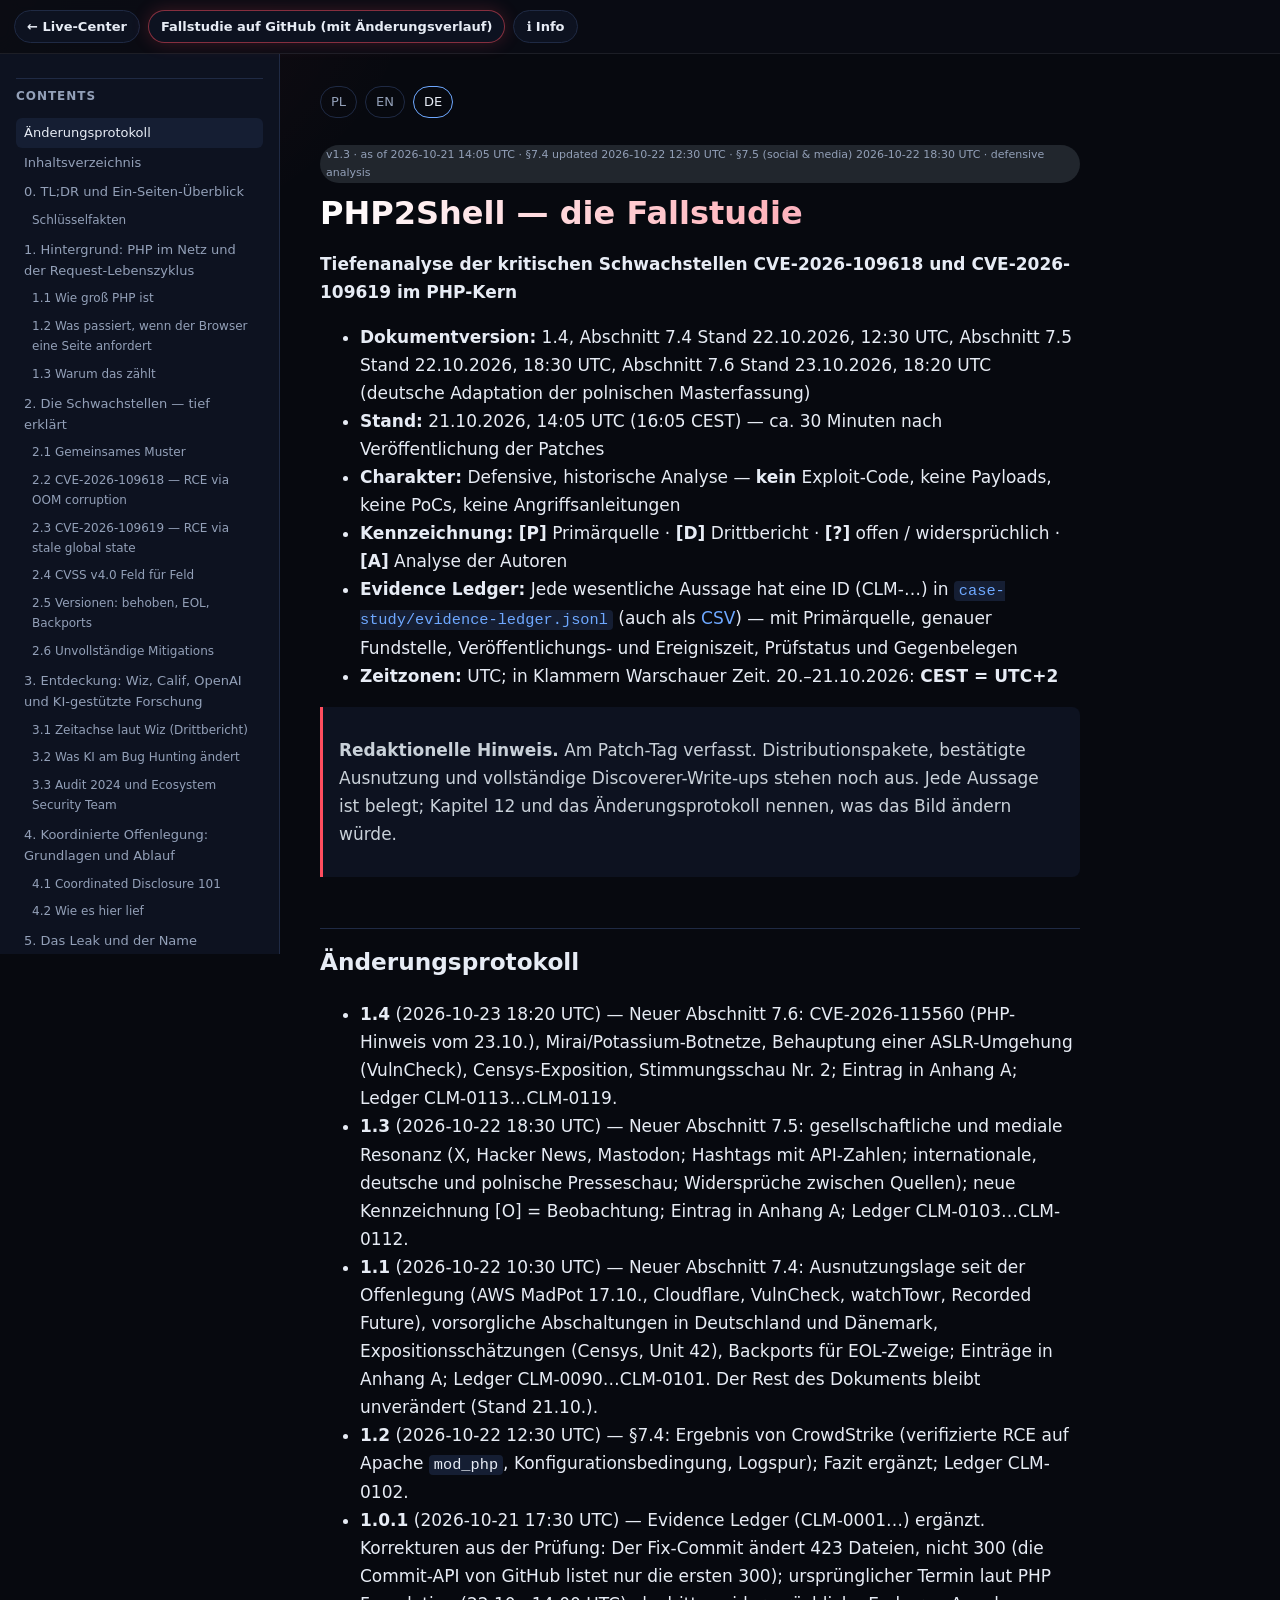
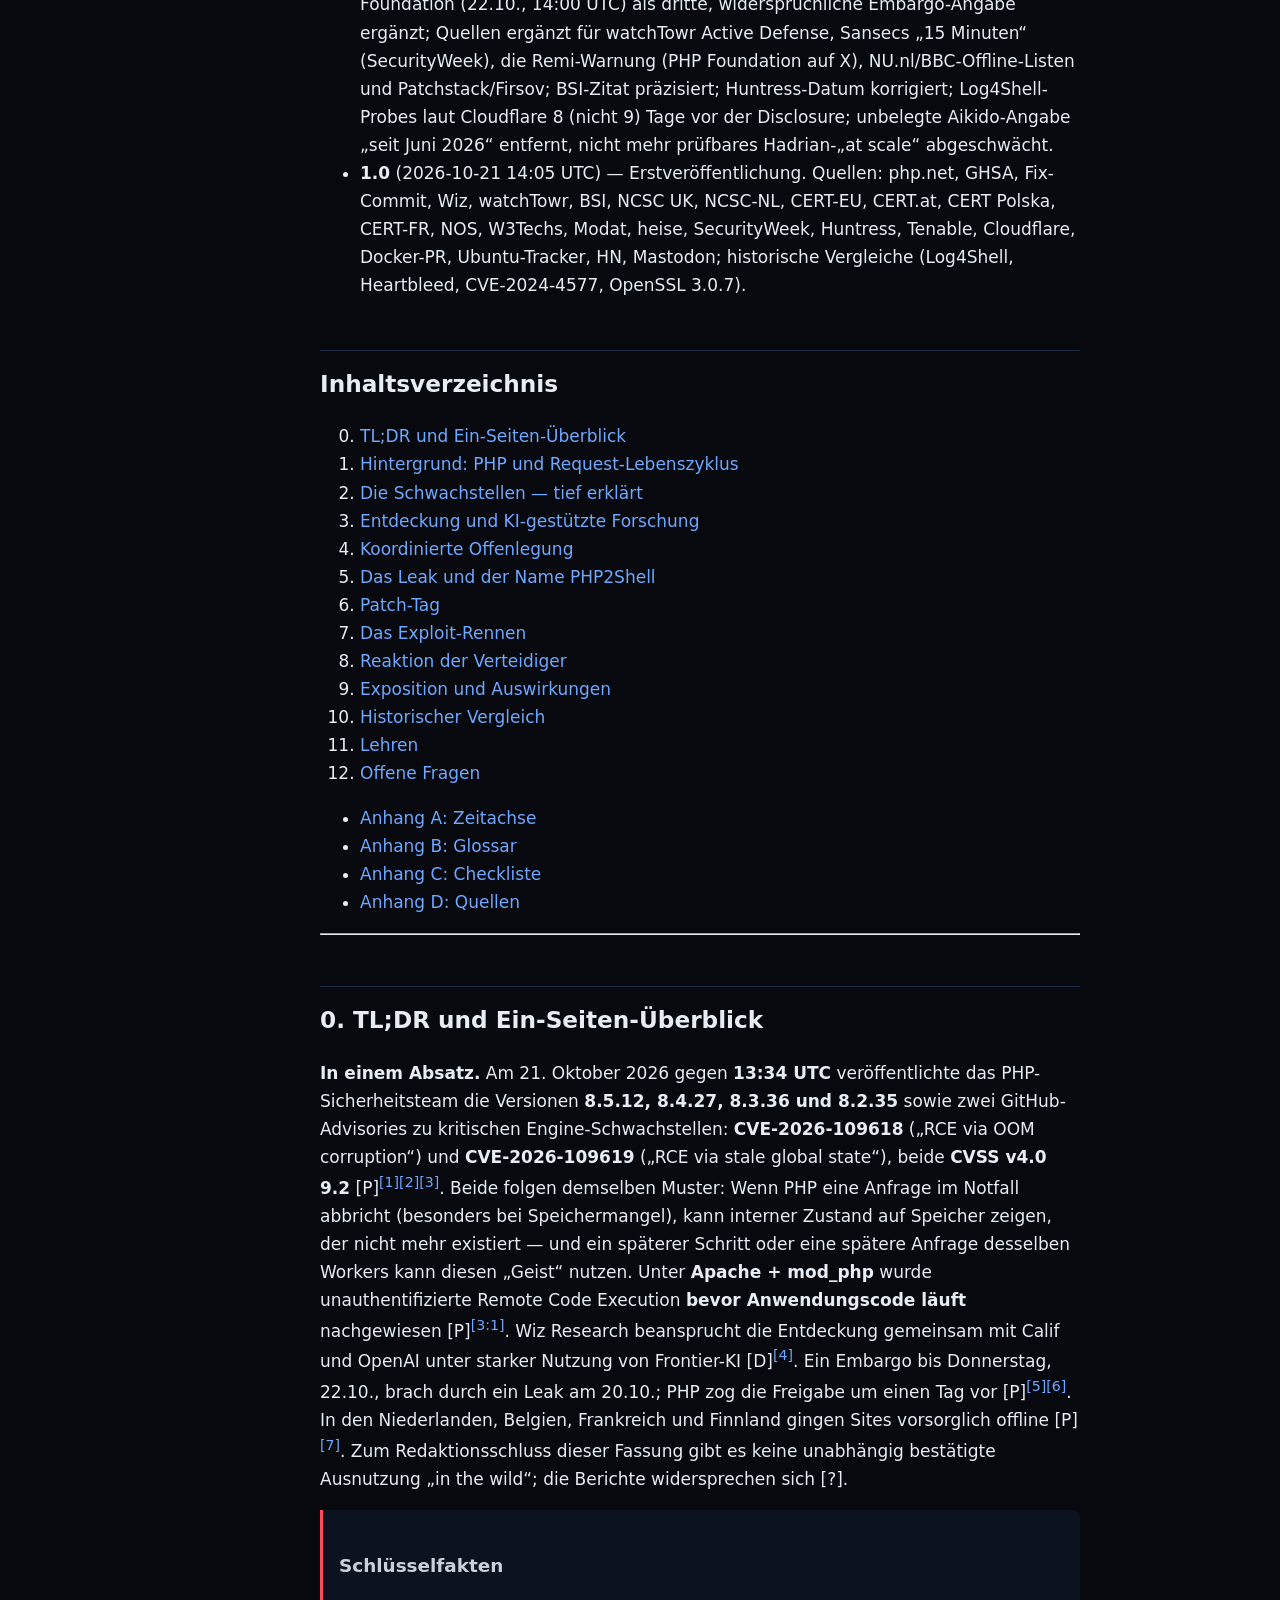
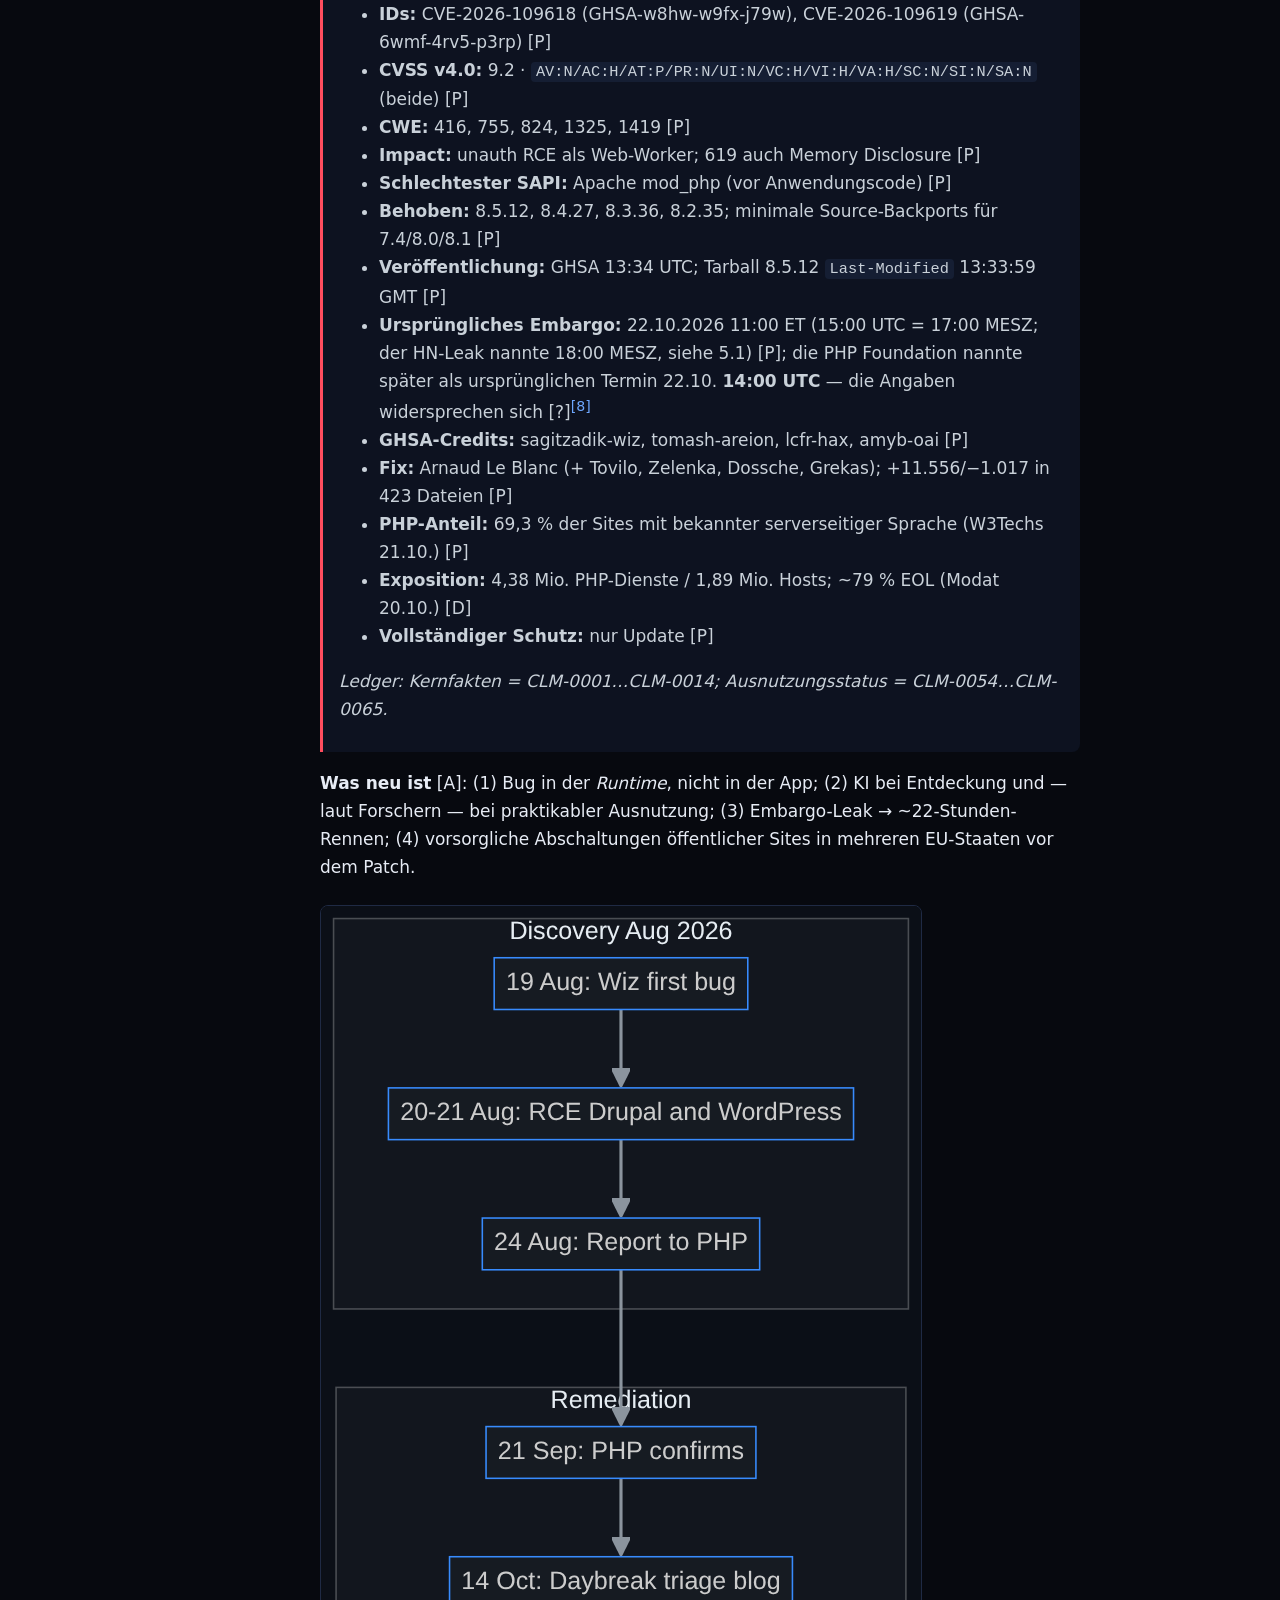
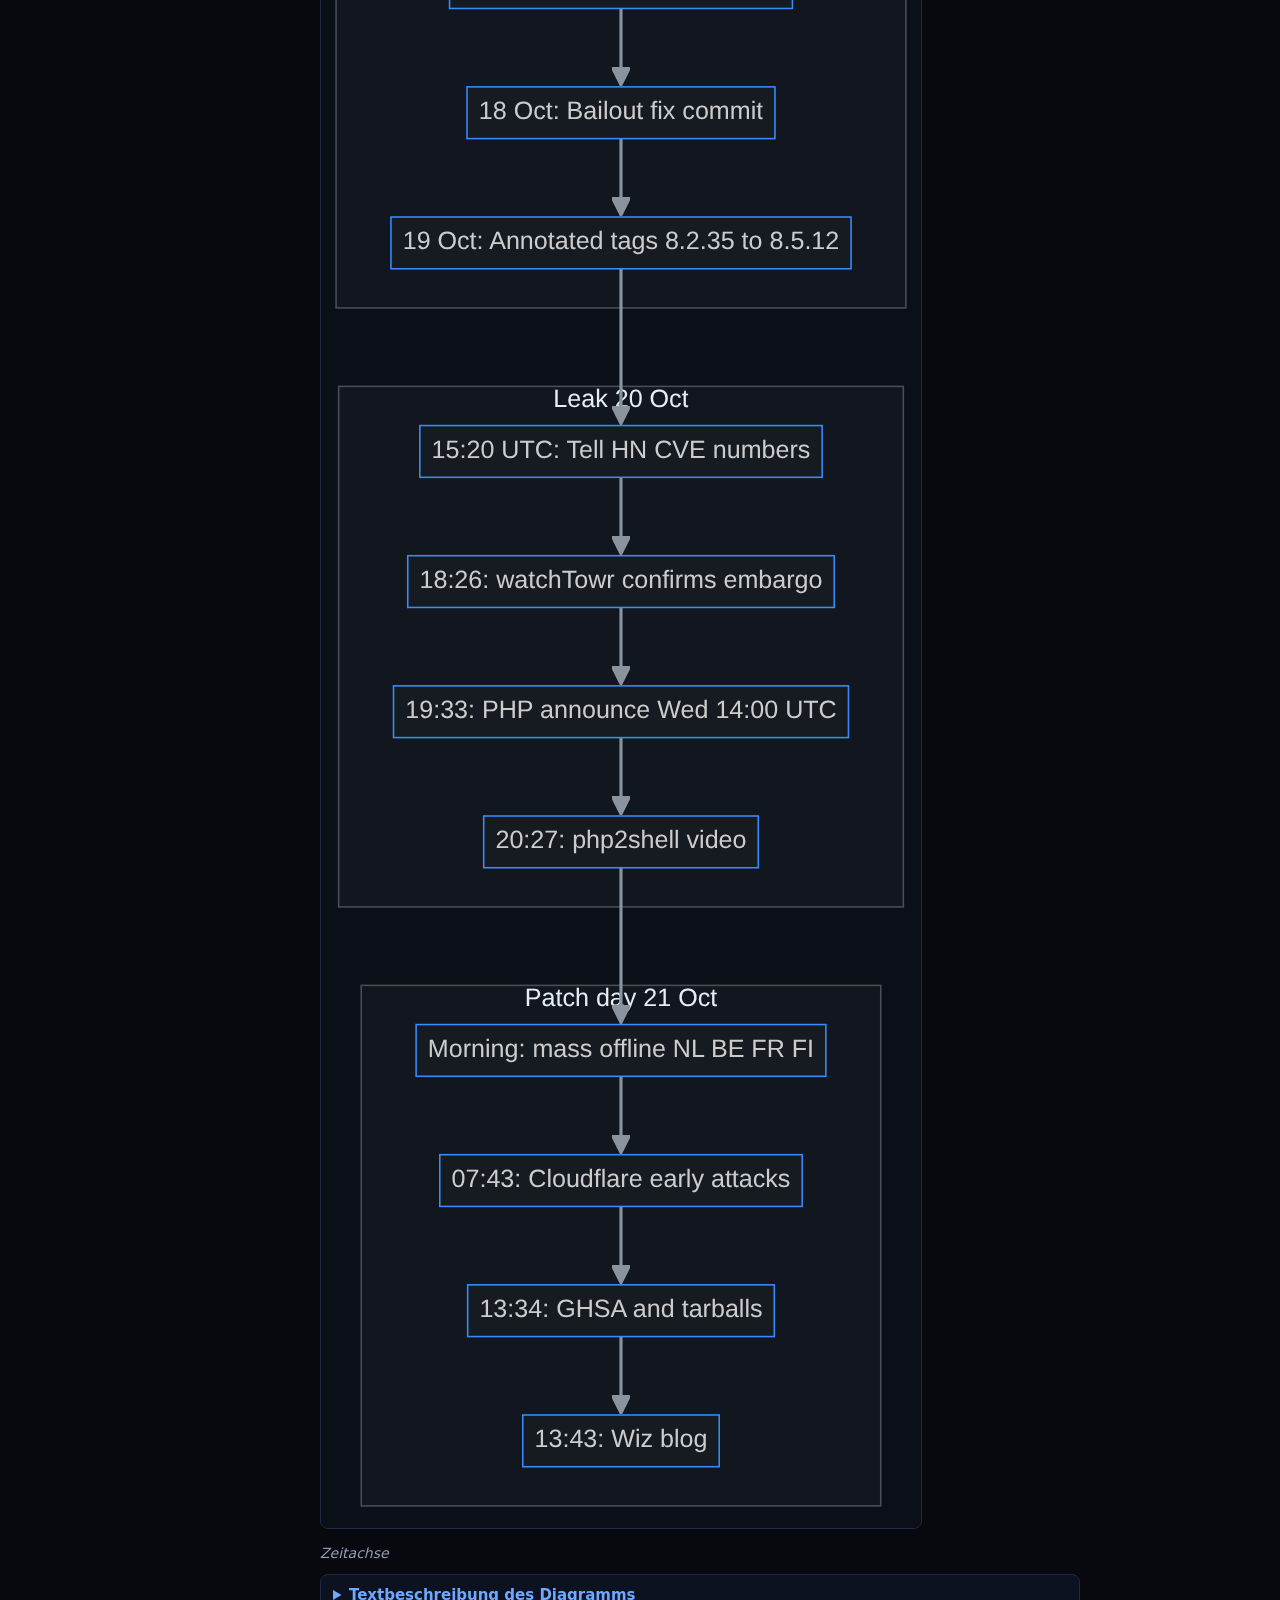
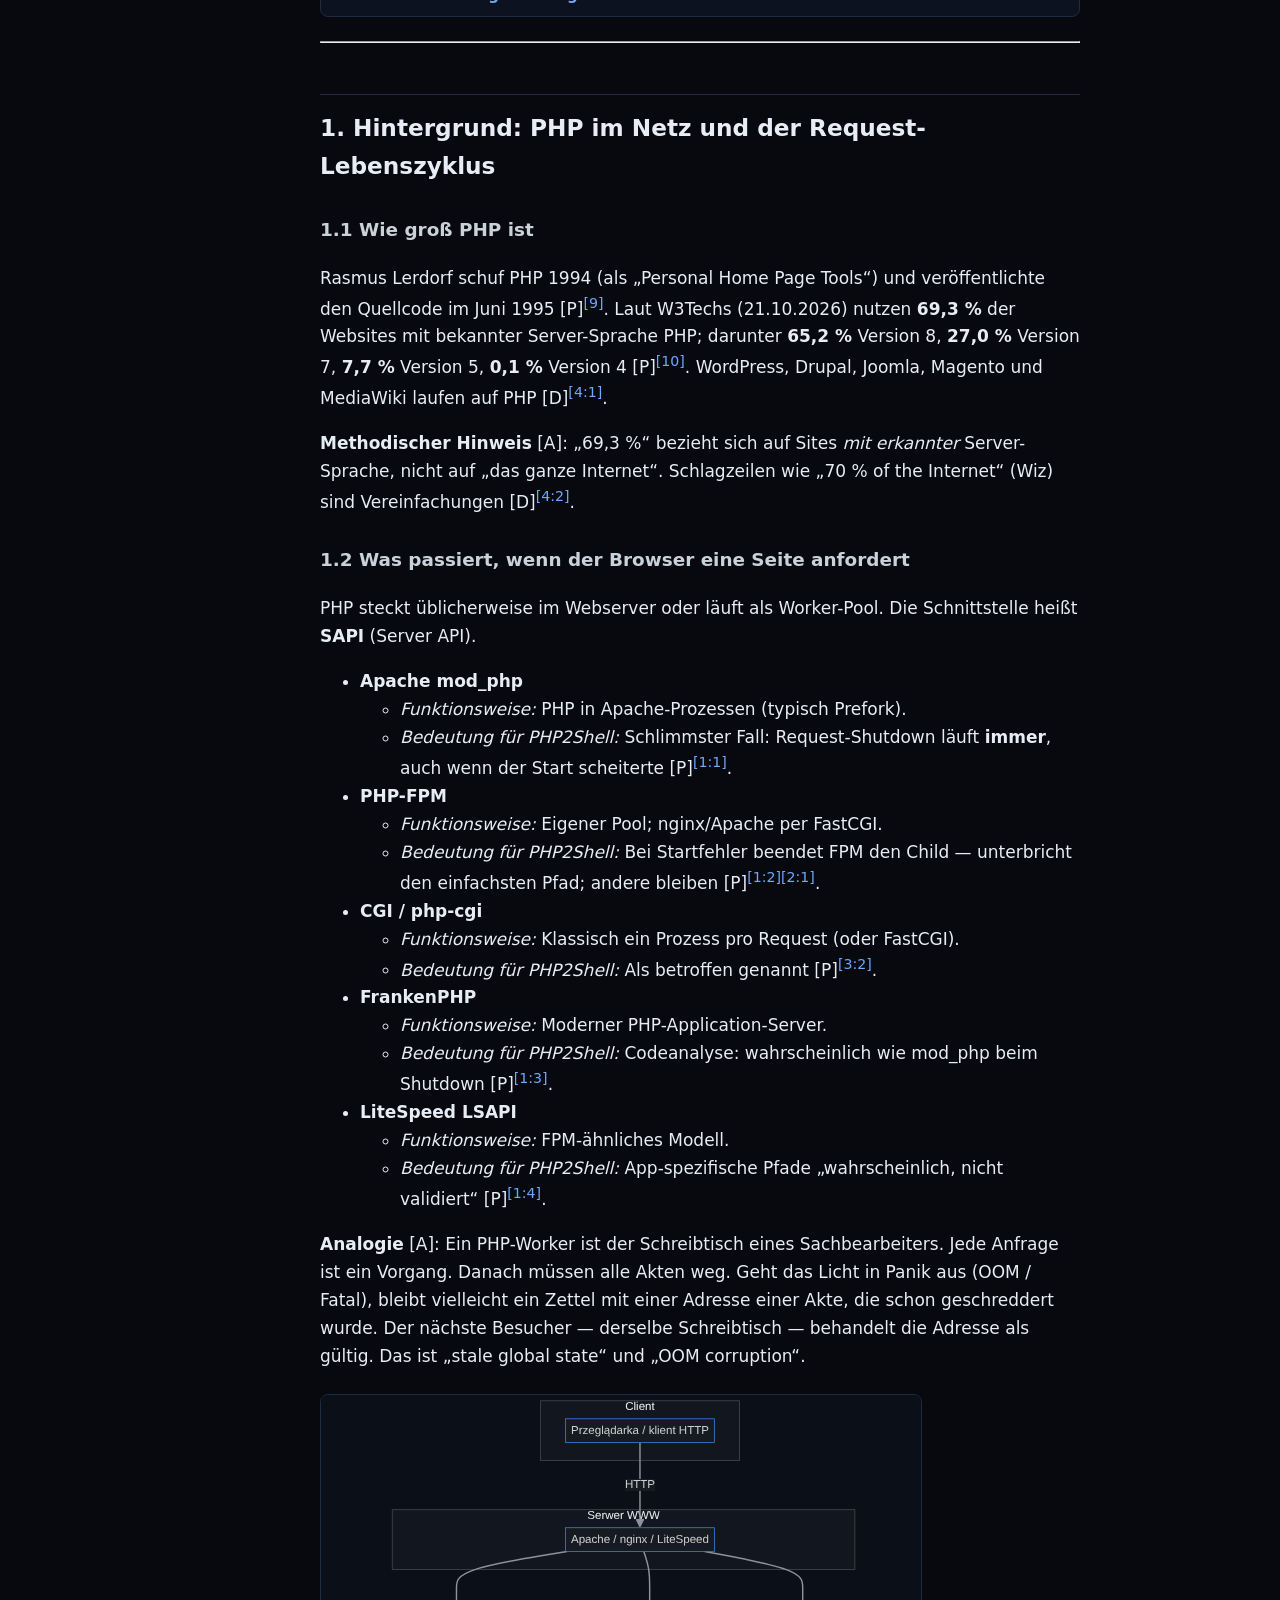
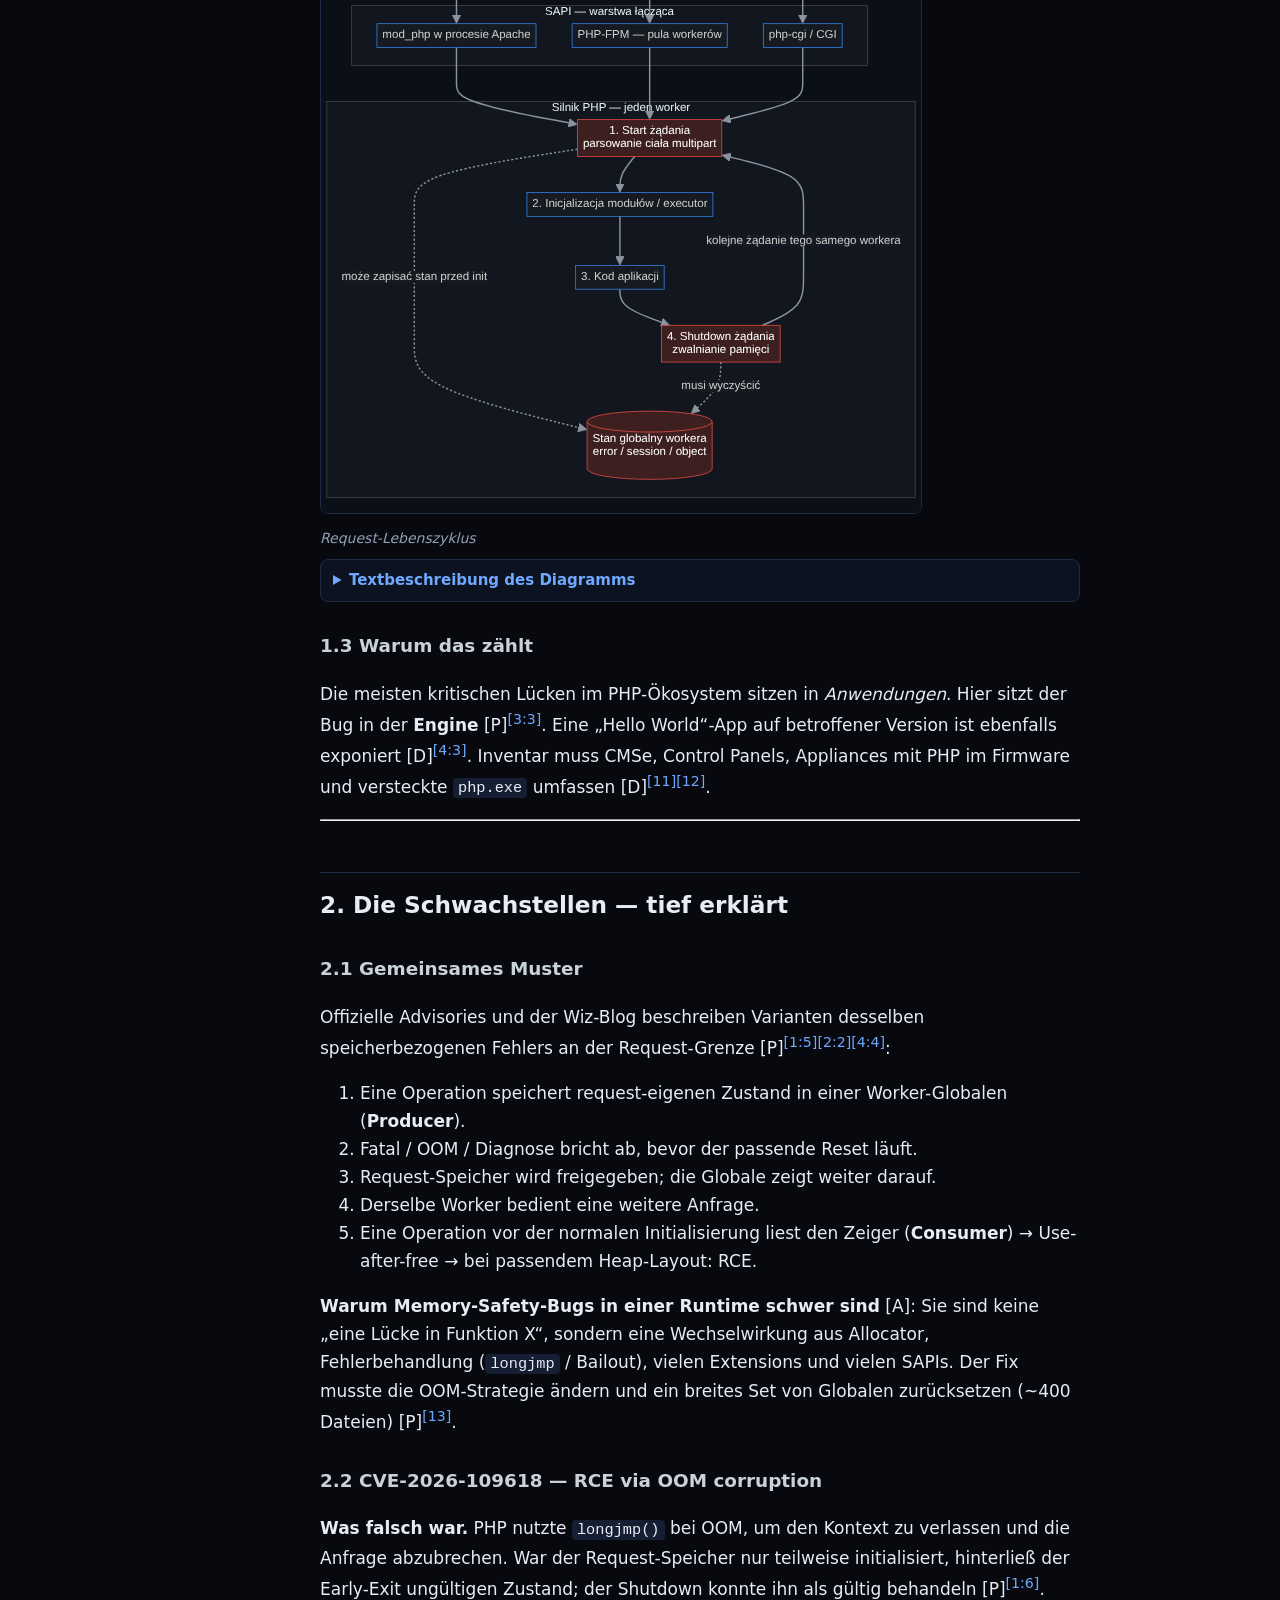
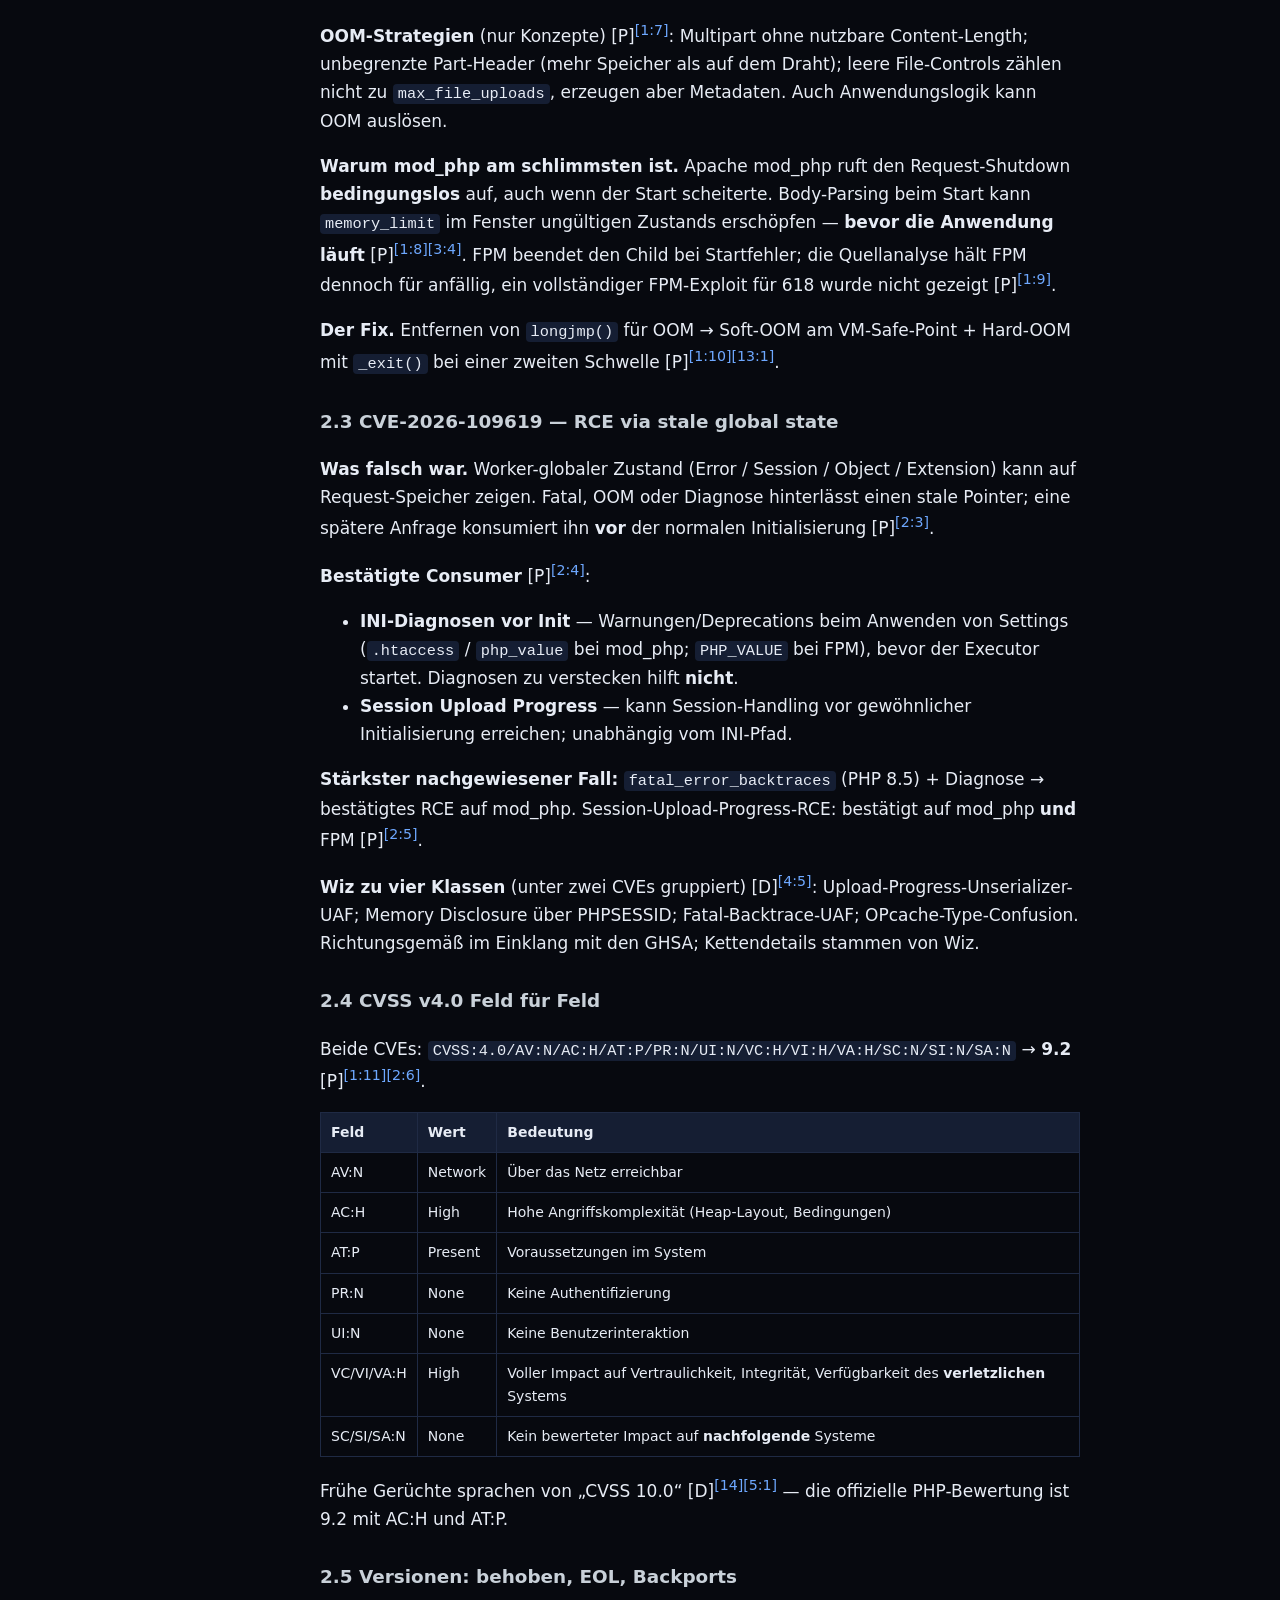
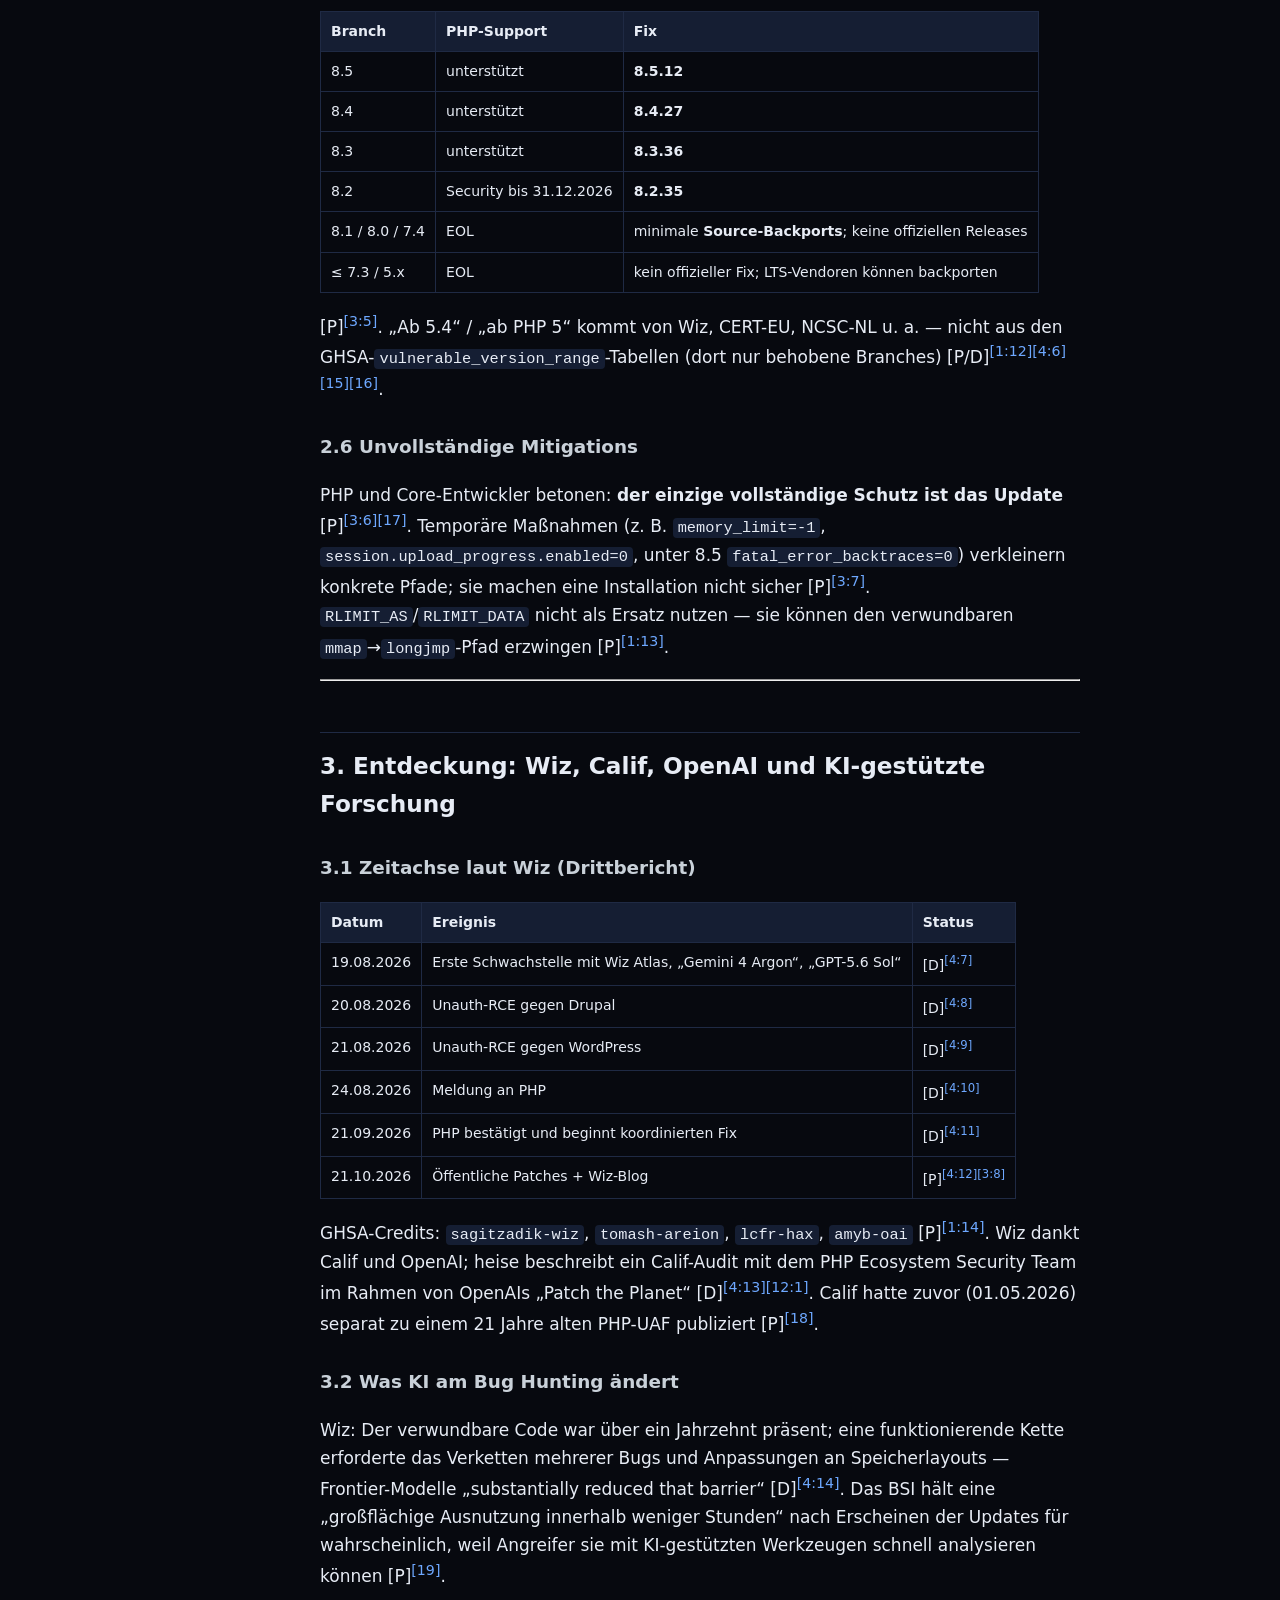
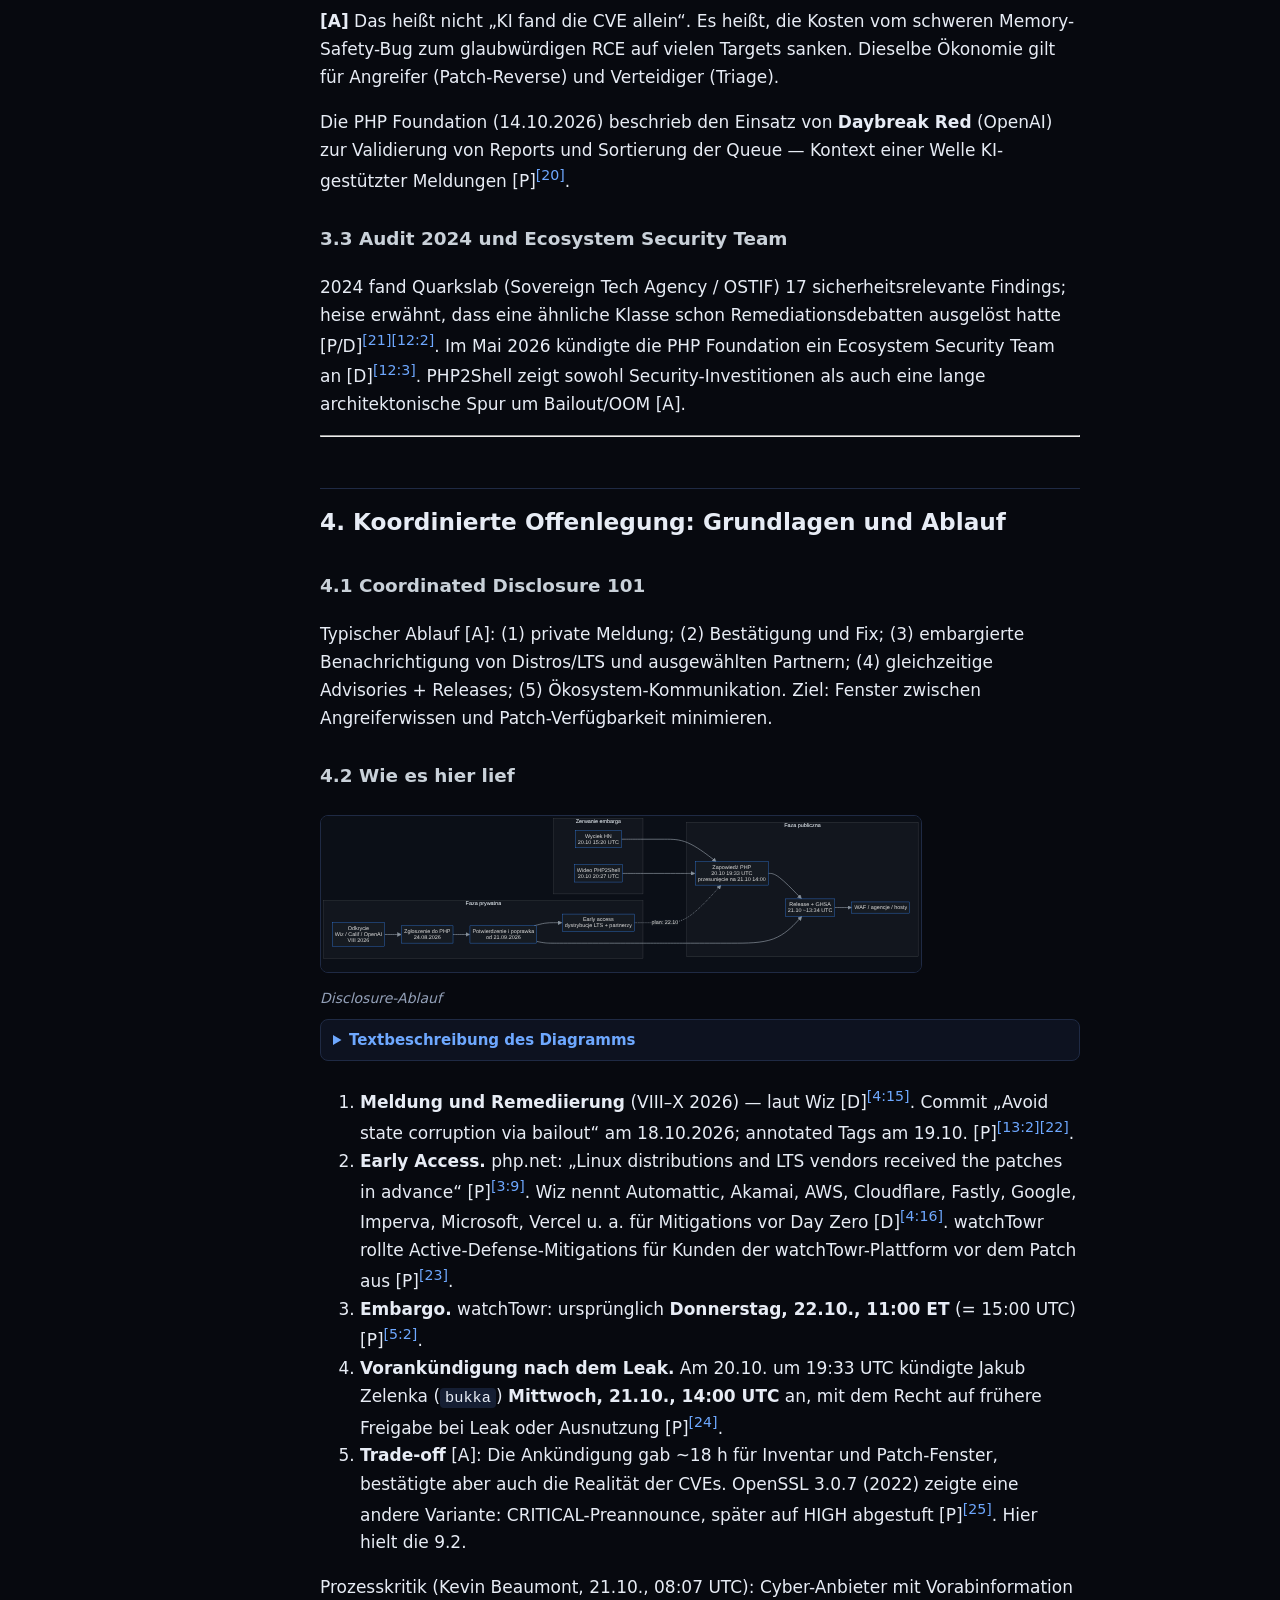
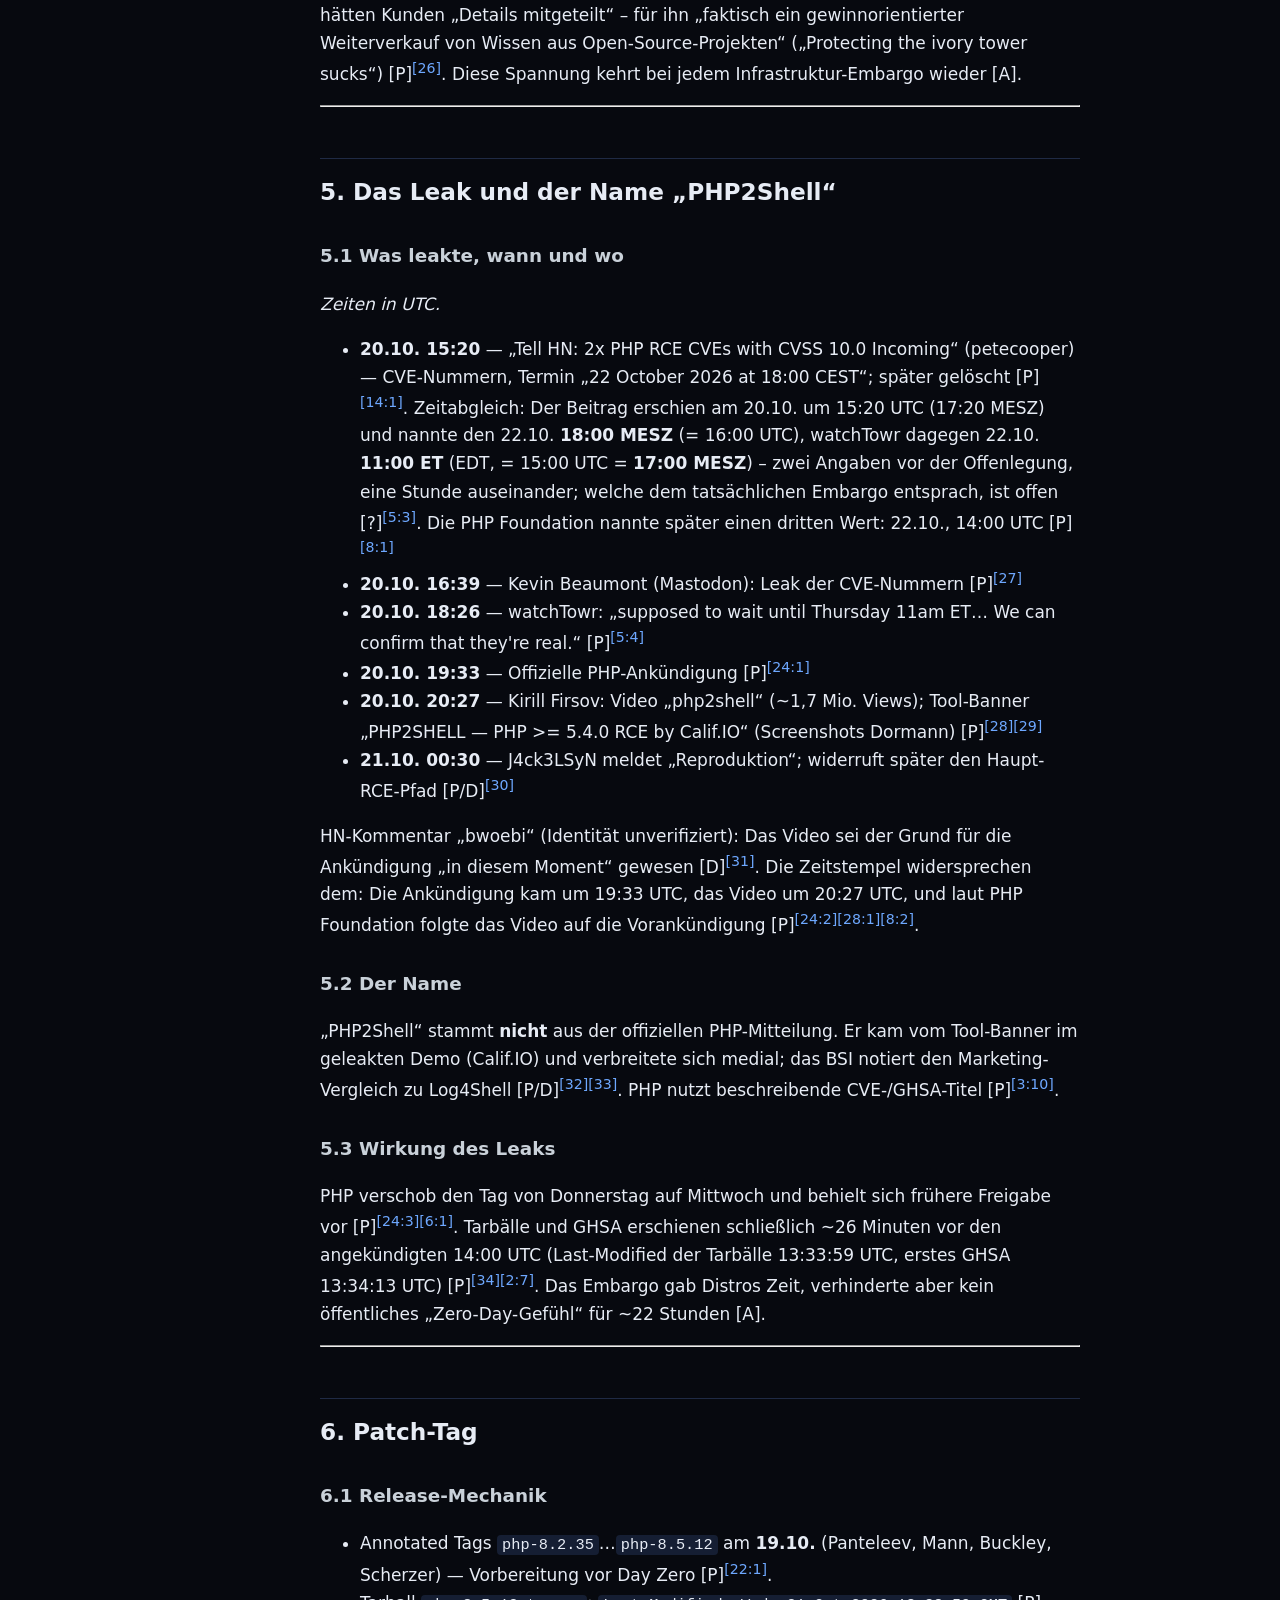
<file: bible/de.html>
<!doctype html>
<html lang="de">
<head>
<meta charset="utf-8">
<meta name="viewport" content="width=device-width, initial-scale=1">
<title>PHP2Shell — die Fallstudie</title>
<meta name="description" content="Defensive historical case study of PHP2Shell CVE-2026-109618 CVE-2026-109619">
<style>
:root {
  --bg: #0b0f17; --bg2: #12161e; --bg3: #161b22; --text: #e6edf3; --muted: #8b949e;
  --link: #58a6ff; --accent: #f85149; --border: #30363d; --maxw: 760px; --tocw: 280px;
}
* { box-sizing: border-box; } html { scroll-behavior: smooth; }
body { margin: 0; background: var(--bg); color: var(--text);
  font: 17px/1.65 system-ui, -apple-system, "Segoe UI", Roboto, "Noto Sans", sans-serif; }
a { color: var(--link); text-decoration: none; } a:hover { text-decoration: underline; }
.progress { position: fixed; top: 0; left: 0; height: 3px; width: 0;
  background: linear-gradient(90deg, #f85149, #58a6ff); z-index: 100; }
.layout { display: grid; grid-template-columns: var(--tocw) 1fr; min-height: 100vh; }
.toc { position: sticky; top: 0; height: 100vh; overflow: auto; padding: 24px 16px;
  background: var(--bg2); border-right: 1px solid var(--border); font-size: 13px; }
.toc h2 { font-size: 12px; text-transform: uppercase; letter-spacing: .08em; color: var(--muted); margin: 0 0 12px; }
.toc a { display: block; padding: 4px 8px; border-radius: 6px; color: var(--muted); }
.toc a:hover, .toc a.active { background: var(--bg3); color: var(--text); text-decoration: none; }
.toc .l2 { padding-left: 16px; font-size: 12px; }
main { padding: 32px 40px 80px; max-width: calc(var(--maxw) + 80px); }
article { max-width: var(--maxw); }
h1 { font-size: 2rem; line-height: 1.2; margin: 0 0 8px; }
h2 { margin-top: 2.2em; padding-top: .6em; border-top: 1px solid var(--border); font-size: 1.45rem; }
h3 { margin-top: 1.6em; font-size: 1.15rem; color: #c9d1d9; }
blockquote { margin: 1em 0; padding: 12px 16px; border-left: 3px solid var(--accent);
  background: var(--bg2); border-radius: 0 8px 8px 0; color: #c9d1d9; }
table { width: 100%; border-collapse: collapse; font-size: 14px; margin: 1em 0; display: block; overflow-x: auto; }
th, td { border: 1px solid var(--border); padding: 8px 10px; text-align: left; vertical-align: top; }
th { background: var(--bg3); }
code, pre { font-family: ui-monospace, SFMono-Regular, Menlo, Consolas, monospace; font-size: .9em; }
code { background: var(--bg3); padding: 1px 5px; border-radius: 4px; }
pre { background: var(--bg3); padding: 14px; border-radius: 8px; overflow-x: auto; }
img { max-width: 100%; height: auto; border-radius: 8px; border: 1px solid var(--border); margin: 1em 0; background: #0b0f17; }
/* diagrams: figure + on-demand text description (a11y / LLM-readable) */
figure.diagram { margin: 1.4em 0; } figure.diagram img { margin: 0 0 .3em; }
figure.diagram figcaption { font-style: italic; color: var(--muted); font-size: 14px; }
details.dgtx { margin-top: .6em; padding: 8px 12px; background: var(--bg2); border: 1px solid var(--border); border-radius: 8px; font-size: 15px; overflow-wrap: anywhere; }
details.dgtx summary { cursor: pointer; color: var(--link); font-weight: 600; } details.dgtx ul { padding-left: 1.2em; } details.dgtx li { margin: .3em 0; }
details.dgsrc summary { color: var(--muted); font-weight: 400; font-size: 13px; } details.dgsrc pre { font-size: 12px; }
.footnotes { margin-top: 3em; padding-top: 1em; border-top: 1px solid var(--border); font-size: 13px; color: var(--muted); }
.fn-pop { position: absolute; z-index: 50; max-width: 340px; padding: 10px 12px;
  background: #1c2128; border: 1px solid var(--border); border-radius: 8px;
  box-shadow: 0 8px 24px rgba(0,0,0,.45); font-size: 13px; line-height: 1.45; color: var(--text); pointer-events: none; }
.badge { display: inline-block; font-size: 11px; padding: 1px 6px; border-radius: 999px; background: #21262d; color: var(--muted); }
.langbar { display: flex; gap: 8px; margin-bottom: 16px; font-size: 13px; }
.langbar a { padding: 4px 10px; border: 1px solid var(--border); border-radius: 999px; color: var(--muted); }
.langbar a.cur { border-color: var(--link); color: var(--text); }
@media (max-width: 900px) {
  .layout { grid-template-columns: 1fr; }
  .toc { position: relative; height: auto; max-height: 40vh; }
  main { padding: 20px 16px 64px; }
}
@media print {
  .progress, .toc, .langbar { display: none !important; }
  .layout { display: block; }
  body { background: #fff; color: #111; font-size: 11pt; }
  a { color: #111; }
  h2 { border-color: #ccc; }
  blockquote { background: #f5f5f5; }
}
/* tables: normal grid on desktop, stacked cards on phones (labels from data-label, added by md2html.mjs) */
article th, article td { overflow-wrap: break-word; word-break: normal; hyphens: auto; }
@media (max-width: 640px) {
  article table { display: block; border: 0; font-size: 15px; line-height: 1.5; overflow: visible; margin: 1em 0 1.4em; }
  article table thead { position: absolute; width: 1px; height: 1px; overflow: hidden; clip: rect(0 0 0 0); white-space: nowrap; }
  article table tbody, article table tr { display: block; }
  article table tr { margin: 0 0 10px; padding: 10px 14px; border: 1px solid var(--border); border-radius: 10px; background: var(--bg2); }
  article table td { display: block; border: 0; padding: 4px 0; }
  article table td + td { border-top: 1px solid rgba(255,255,255,.06); }
  article table td:first-child { font-weight: 700; font-size: 16px; color: var(--text); padding-bottom: 6px; }
  article table td[data-label]:not(:first-child) { position: relative; padding-left: calc(38% + 12px); min-height: 1.5em; }
  article table td[data-label]:not(:first-child)::before { content: attr(data-label); position: absolute; left: 0; top: 7px; width: 38%; font-size: 11px; font-weight: 600; letter-spacing: .04em; text-transform: uppercase; color: var(--muted); line-height: 1.35; }
  article table.kv td:first-child { font-size: 15px; }
  article ul, article ol { padding-left: 1.25em; }
  article li { margin: .3em 0; }
  article li > ul { margin: .2em 0 .4em; }
}
</style>
<link rel="icon" href="data:image/svg+xml,%3Csvg xmlns='http://www.w3.org/2000/svg' viewBox='0 0 32 32'%3E%3Crect width='32' height='32' rx='7' fill='%2307090f'/%3E%3Ccircle cx='16' cy='16' r='8' fill='%23ff4d5e'/%3E%3C/svg%3E">
<style id="live-theme">
:root{--bg:#07090f;--bg2:#0d1220;--bg3:#151e33;--text:#e7ecf5;--muted:#93a0b8;--link:#6ea8ff;--accent:#ff4d5e;--border:#1f2a44}
body{background:radial-gradient(900px 500px at -10% 0%,rgba(255,77,94,.10),transparent 60%),var(--bg);overflow-x:hidden}
.progress{background:linear-gradient(90deg,#ff4d5e,#a78bfa)}
h1{background:linear-gradient(90deg,#fff,#ffb3bb 60%,#c9b8ff);-webkit-background-clip:text;background-clip:text;color:transparent}
.livebar{display:flex;flex-wrap:wrap;gap:8px;margin:0 0 14px;font-size:13px}
.livebar a{padding:5px 12px;border-radius:999px;border:1px solid var(--border);background:var(--bg2);color:var(--text);font-weight:600}
.livebar.top{position:sticky;top:0;z-index:50;margin:0;padding:10px 14px;background:rgba(10,12,20,.92);backdrop-filter:blur(10px);border-bottom:1px solid rgba(255,255,255,.08)}
@media(max-width:900px){.toc{max-height:32vh;overflow:auto}}
.livebar a.pdf{border-color:rgba(255,77,94,.5);box-shadow:0 0 18px rgba(255,77,94,.2)}
main,article{min-width:0;overflow-wrap:anywhere}
@media print{.livebar{display:none!important}}
</style>
<!-- seo:live-center -->
<link rel="canonical" href="https://akirapl.github.io/php2shell/bible/de.html">
<link rel="alternate" hreflang="pl" href="https://akirapl.github.io/php2shell/bible/pl.html">
<link rel="alternate" hreflang="en" href="https://akirapl.github.io/php2shell/bible/en.html">
<link rel="alternate" hreflang="de" href="https://akirapl.github.io/php2shell/bible/de.html">
<link rel="alternate" hreflang="x-default" href="https://akirapl.github.io/php2shell/bible/en.html">
<link rel="alternate" type="application/atom+xml" hreflang="en" title="PHP2Shell — timeline (EN)" href="https://akirapl.github.io/php2shell/feed.xml">
<link rel="alternate" type="application/atom+xml" hreflang="pl" title="PHP2Shell — oś czasu (PL)" href="https://akirapl.github.io/php2shell/feed-pl.xml">
<link rel="alternate" type="application/atom+xml" hreflang="de" title="PHP2Shell — Chronik (DE)" href="https://akirapl.github.io/php2shell/feed-de.xml">
<meta property="og:type" content="article">
<meta property="og:site_name" content="PHP2Shell live center">
<meta property="og:title" content="Die PHP2Shell-Fallstudie — ausführliche Analyse">
<meta property="og:description" content="Ausführliche Analyse zu PHP2Shell (CVE-2026-109618/109619): Hintergrund, Ursachen auf Advisory-Niveau, Offenlegung und Leak, Patch-Tag, Reaktionen, Lehren.">
<meta property="og:url" content="https://akirapl.github.io/php2shell/bible/de.html">
<meta property="og:image" content="https://akirapl.github.io/php2shell/assets/og-image.png">
<meta property="og:image:secure_url" content="https://akirapl.github.io/php2shell/assets/og-image.png">
<meta property="og:image:type" content="image/png">
<meta property="og:image:width" content="1200">
<meta property="og:image:height" content="630">
<meta property="og:image:alt" content="PHP2Shell — live center. CVE-2026-109618, CVE-2026-109619. Patched: 8.5.12 / 8.4.27 / 8.3.36 / 8.2.35. PL · EN · DE">
<meta property="og:locale" content="de_DE">
<meta property="og:locale:alternate" content="pl_PL">
<meta property="og:locale:alternate" content="en_GB">
<meta name="twitter:card" content="summary_large_image">
<meta name="twitter:title" content="Die PHP2Shell-Fallstudie — ausführliche Analyse">
<meta name="twitter:description" content="Ausführliche Analyse zu PHP2Shell (CVE-2026-109618/109619): Hintergrund, Ursachen auf Advisory-Niveau, Offenlegung und Leak, Patch-Tag, Reaktionen, Lehren.">
<meta name="twitter:image" content="https://akirapl.github.io/php2shell/assets/og-image.png">
<meta name="twitter:image:alt" content="PHP2Shell — live center: CVE-2026-109618 / CVE-2026-109619, patched versions, PL · EN · DE">
</head>
<body><div class="livebar top"><a href="../?lang=de">← Live-Center</a><a class="pdf" href="https://github.com/Akirapl/php2shell/blob/main/case-study/de.md" target="_blank" rel="noopener">Fallstudie auf GitHub (mit Änderungsverlauf)</a><a href="../info.html?lang=de">ℹ️ Info</a></div>
<div class="progress" aria-hidden="true"></div>
<div class="layout">
<nav class="toc"><h2>Contents</h2>
<a class="l1" href="#änderungsprotokoll">Änderungsprotokoll</a>
<a class="l1" href="#inhaltsverzeichnis">Inhaltsverzeichnis</a>
<a class="l1" href="#0-tldr-und-ein-seiten-überblick">0. TL;DR und Ein-Seiten-Überblick</a>
<a class="l2" href="#schlüsselfakten">Schlüsselfakten</a>
<a class="l1" href="#1-hintergrund-php-im-netz-und-der-request-lebenszyklus">1. Hintergrund: PHP im Netz und der Request-Lebenszyklus</a>
<a class="l2" href="#11-wie-groß-php-ist">1.1 Wie groß PHP ist</a>
<a class="l2" href="#12-was-passiert-wenn-der-browser-eine-seite-anfordert">1.2 Was passiert, wenn der Browser eine Seite anfordert</a>
<a class="l2" href="#13-warum-das-zählt">1.3 Warum das zählt</a>
<a class="l1" href="#2-die-schwachstellen-tief-erklärt">2. Die Schwachstellen — tief erklärt</a>
<a class="l2" href="#21-gemeinsames-muster">2.1 Gemeinsames Muster</a>
<a class="l2" href="#22-cve-2026-109618-rce-via-oom-corruption">2.2 CVE-2026-109618 — RCE via OOM corruption</a>
<a class="l2" href="#23-cve-2026-109619-rce-via-stale-global-state">2.3 CVE-2026-109619 — RCE via stale global state</a>
<a class="l2" href="#24-cvss-v40-feld-für-feld">2.4 CVSS v4.0 Feld für Feld</a>
<a class="l2" href="#25-versionen-behoben-eol-backports">2.5 Versionen: behoben, EOL, Backports</a>
<a class="l2" href="#26-unvollständige-mitigations">2.6 Unvollständige Mitigations</a>
<a class="l1" href="#3-entdeckung-wiz-calif-openai-und-ki-gestützte-forschung">3. Entdeckung: Wiz, Calif, OpenAI und KI-gestützte Forschung</a>
<a class="l2" href="#31-zeitachse-laut-wiz-drittbericht">3.1 Zeitachse laut Wiz (Drittbericht)</a>
<a class="l2" href="#32-was-ki-am-bug-hunting-ändert">3.2 Was KI am Bug Hunting ändert</a>
<a class="l2" href="#33-audit-2024-und-ecosystem-security-team">3.3 Audit 2024 und Ecosystem Security Team</a>
<a class="l1" href="#4-koordinierte-offenlegung-grundlagen-und-ablauf">4. Koordinierte Offenlegung: Grundlagen und Ablauf</a>
<a class="l2" href="#41-coordinated-disclosure-101">4.1 Coordinated Disclosure 101</a>
<a class="l2" href="#42-wie-es-hier-lief">4.2 Wie es hier lief</a>
<a class="l1" href="#5-das-leak-und-der-name-php2shell">5. Das Leak und der Name „PHP2Shell“</a>
<a class="l2" href="#51-was-leakte-wann-und-wo">5.1 Was leakte, wann und wo</a>
<a class="l2" href="#52-der-name">5.2 Der Name</a>
<a class="l2" href="#53-wirkung-des-leaks">5.3 Wirkung des Leaks</a>
<a class="l1" href="#6-patch-tag">6. Patch-Tag</a>
<a class="l2" href="#61-release-mechanik">6.1 Release-Mechanik</a>
<a class="l2" href="#62-größe-des-fixes">6.2 Größe des Fixes</a>
<a class="l2" href="#63-patch-released-gepatcht">6.3 „Patch released“ ≠ „gepatcht“</a>
<a class="l1" href="#7-das-exploit-rennen">7. Das Exploit-Rennen</a>
<a class="l2" href="#71-wie-angreifer-patches-reverse-engineeren-konzeptuell">7.1 Wie Angreifer Patches reverse-engineeren (konzeptuell)</a>
<a class="l2" href="#72-falsche-und-zurückgezogene-pocs-signal-versus-rauschen">7.2 Falsche und zurückgezogene PoCs — Signal versus Rauschen</a>
<a class="l2" href="#73-ausnutzungs-telemetrie-widersprüchlich">7.3 Ausnutzungs-Telemetrie (widersprüchlich)</a>
<a class="l2" href="#74-nach-der-offenlegung-versuche-keine-bestätigten-einbrüche-stand-22102026-1030-utc">7.4 Nach der Offenlegung: Versuche, keine bestätigten Einbrüche (Stand 22.10.2026, 10:30 UTC)</a>
<a class="l2" href="#75-gesellschaftliche-und-mediale-resonanz-stand-22102026-1830-utc">7.5 Gesellschaftliche und mediale Resonanz (Stand 22.10.2026, 18:30 UTC)</a>
<a class="l2" href="#76-tag-drei-neue-lücke-botnetze-stimmungsschau-nr-2-stand-23102026-1820-utc">7.6 Tag drei: neue Lücke, Botnetze, Stimmungsschau Nr. 2 (Stand 23.10.2026, 18:20 UTC)</a>
<a class="l1" href="#8-reaktion-der-verteidiger">8. Reaktion der Verteidiger</a>
<a class="l2" href="#81-behörden">8.1 Behörden</a>
<a class="l2" href="#82-wafs-hoster-cmse">8.2 WAFs, Hoster, CMSe</a>
<a class="l2" href="#83-die-niederländische-und-benachbarte-abschaltwelle">8.3 Die niederländische (und benachbarte) Abschaltwelle</a>
<a class="l1" href="#9-exposition-und-auswirkungen">9. Exposition und Auswirkungen</a>
<a class="l2" href="#91-was-wir-wissen">9.1 Was wir wissen</a>
<a class="l2" href="#92-was-wir-nicht-wissen">9.2 Was wir nicht wissen</a>
<a class="l1" href="#10-historischer-vergleich">10. Historischer Vergleich</a>
<a class="l1" href="#11-lehren">11. Lehren</a>
<a class="l2" href="#für-anwendungsentwickler">Für Anwendungsentwickler</a>
<a class="l2" href="#für-ops-sre">Für Ops / SRE</a>
<a class="l2" href="#für-open-source-maintainer">Für Open-Source-Maintainer</a>
<a class="l2" href="#für-regierungen-certs">Für Regierungen / CERTs</a>
<a class="l2" href="#für-medien">Für Medien</a>
<a class="l1" href="#12-offene-fragen">12. Offene Fragen</a>
<a class="l1" href="#anhang-a-vollständige-zeitachse">Anhang A: Vollständige Zeitachse</a>
<a class="l1" href="#anhang-b-glossar">Anhang B: Glossar</a>
<a class="l1" href="#anhang-c-defensive-checkliste">Anhang C: Defensive Checkliste</a>
<a class="l1" href="#anhang-d-quellen">Anhang D: Quellen</a>
<a class="l2" href="#primär">Primär</a>
<a class="l2" href="#entdeckung-research">Entdeckung / Research</a>
<a class="l2" href="#behörden-und-medien">Behörden und Medien</a>
<a class="l2" href="#historisch">Historisch</a>
<a class="l2" href="#aktualisierung-22102026-74">Aktualisierung 22.10.2026 (§7.4)</a>
<a class="l2" href="#aktualisierung-22102026-abends-75">Aktualisierung 22.10.2026 abends (§7.5)</a>
<a class="l2" href="#aktualisierung-23102026-abends-76">Aktualisierung 23.10.2026 abends (§7.6)</a>
</nav>
<main>
<div class="langbar"><a href="pl.html" class="">PL</a><a href="en.html" class="">EN</a><a href="de.html" class="cur">DE</a></div>
<article>
<p class="badge">v1.3 · as of 2026-10-21 14:05 UTC · §7.4 updated 2026-10-22 12:30 UTC · §7.5 (social & media) 2026-10-22 18:30 UTC · defensive analysis</p>
<h1>PHP2Shell — die Fallstudie</h1>
<p><strong>Tiefenanalyse der kritischen Schwachstellen CVE-2026-109618 und CVE-2026-109619 im PHP-Kern</strong></p>
<ul>
<li><strong>Dokumentversion:</strong> 1.4, Abschnitt 7.4 Stand 22.10.2026, 12:30 UTC, Abschnitt 7.5 Stand 22.10.2026, 18:30 UTC, Abschnitt 7.6 Stand 23.10.2026, 18:20 UTC (deutsche Adaptation der polnischen Masterfassung)</li>
<li><strong>Stand:</strong> 21.10.2026, 14:05 UTC (16:05 CEST) — ca. 30 Minuten nach Veröffentlichung der Patches</li>
<li><strong>Charakter:</strong> Defensive, historische Analyse — <strong>kein</strong> Exploit-Code, keine Payloads, keine PoCs, keine Angriffsanleitungen</li>
<li><strong>Kennzeichnung:</strong> <strong>[P]</strong> Primärquelle · <strong>[D]</strong> Drittbericht · <strong>[?]</strong> offen / widersprüchlich · <strong>[A]</strong> Analyse der Autoren</li>
<li><strong>Evidence Ledger:</strong> Jede wesentliche Aussage hat eine ID (CLM-…) in <a href="https://github.com/Akirapl/php2shell/blob/main/case-study/evidence-ledger.jsonl"><code>case-study/evidence-ledger.jsonl</code></a> (auch als <a href="https://github.com/Akirapl/php2shell/blob/main/case-study/evidence-ledger.csv">CSV</a>) — mit Primärquelle, genauer Fundstelle, Veröffentlichungs- und Ereigniszeit, Prüfstatus und Gegenbelegen</li>
<li><strong>Zeitzonen:</strong> UTC; in Klammern Warschauer Zeit. 20.–21.10.2026: <strong>CEST = UTC+2</strong></li>
</ul>
<blockquote>
<p><strong>Redaktionelle Hinweis.</strong> Am Patch-Tag verfasst. Distributionspakete, bestätigte Ausnutzung und vollständige Discoverer-Write-ups stehen noch aus. Jede Aussage ist belegt; Kapitel 12 und das Änderungsprotokoll nennen, was das Bild ändern würde.</p>
</blockquote>
<h2 id="änderungsprotokoll">Änderungsprotokoll</h2>
<ul>
<li><strong>1.4</strong> (2026-10-23 18:20 UTC) — Neuer Abschnitt 7.6: CVE-2026-115560 (PHP-Hinweis vom 23.10.), Mirai/Potassium-Botnetze, Behauptung einer ASLR-Umgehung (VulnCheck), Censys-Exposition, Stimmungsschau Nr. 2; Eintrag in Anhang A; Ledger CLM-0113…CLM-0119.</li>
<li><strong>1.3</strong> (2026-10-22 18:30 UTC) — Neuer Abschnitt 7.5: gesellschaftliche und mediale Resonanz (X, Hacker News, Mastodon; Hashtags mit API-Zahlen; internationale, deutsche und polnische Presseschau; Widersprüche zwischen Quellen); neue Kennzeichnung [O] = Beobachtung; Eintrag in Anhang A; Ledger CLM-0103…CLM-0112.</li>
<li><strong>1.1</strong> (2026-10-22 10:30 UTC) — Neuer Abschnitt 7.4: Ausnutzungslage seit der Offenlegung (AWS MadPot 17.10., Cloudflare, VulnCheck, watchTowr, Recorded Future), vorsorgliche Abschaltungen in Deutschland und Dänemark, Expositionsschätzungen (Censys, Unit 42), Backports für EOL-Zweige; Einträge in Anhang A; Ledger CLM-0090…CLM-0101. Der Rest des Dokuments bleibt unverändert (Stand 21.10.).</li>
<li><strong>1.2</strong> (2026-10-22 12:30 UTC) — §7.4: Ergebnis von CrowdStrike (verifizierte RCE auf Apache <code>mod_php</code>, Konfigurationsbedingung, Logspur); Fazit ergänzt; Ledger CLM-0102.</li>
<li><strong>1.0.1</strong> (2026-10-21 17:30 UTC) — Evidence Ledger (CLM-0001…) ergänzt. Korrekturen aus der Prüfung: Der Fix-Commit ändert 423 Dateien, nicht 300 (die Commit-API von GitHub listet nur die ersten 300); ursprünglicher Termin laut PHP Foundation (22.10., 14:00 UTC) als dritte, widersprüchliche Embargo-Angabe ergänzt; Quellen ergänzt für watchTowr Active Defense, Sansecs „15 Minuten“ (SecurityWeek), die Remi-Warnung (PHP Foundation auf X), NU.nl/BBC-Offline-Listen und Patchstack/Firsov; BSI-Zitat präzisiert; Huntress-Datum korrigiert; Log4Shell-Probes laut Cloudflare 8 (nicht 9) Tage vor der Disclosure; unbelegte Aikido-Angabe „seit Juni 2026“ entfernt, nicht mehr prüfbares Hadrian-„at scale“ abgeschwächt.</li>
<li><strong>1.0</strong> (2026-10-21 14:05 UTC) — Erstveröffentlichung. Quellen: php.net, GHSA, Fix-Commit, Wiz, watchTowr, BSI, NCSC UK, NCSC-NL, CERT-EU, CERT.at, CERT Polska, CERT-FR, NOS, W3Techs, Modat, heise, SecurityWeek, Huntress, Tenable, Cloudflare, Docker-PR, Ubuntu-Tracker, HN, Mastodon; historische Vergleiche (Log4Shell, Heartbleed, CVE-2024-4577, OpenSSL 3.0.7).</li>
</ul>
<h2 id="inhaltsverzeichnis">Inhaltsverzeichnis</h2>
<ol start="0">
<li><a href="#0-tldr-und-ein-seiten-uberblick">TL;DR und Ein-Seiten-Überblick</a></li>
<li><a href="#1-hintergrund-php-im-netz-und-der-request-lebenszyklus">Hintergrund: PHP und Request-Lebenszyklus</a></li>
<li><a href="#2-die-schwachstellen-tief-erklart">Die Schwachstellen — tief erklärt</a></li>
<li><a href="#3-entdeckung-wiz-calif-openai-und-ki-gestutzte-forschung">Entdeckung und KI-gestützte Forschung</a></li>
<li><a href="#4-koordinierte-offenlegung-grundlagen-und-ablauf">Koordinierte Offenlegung</a></li>
<li><a href="#5-das-leak-und-der-name-php2shell">Das Leak und der Name PHP2Shell</a></li>
<li><a href="#6-patch-tag">Patch-Tag</a></li>
<li><a href="#7-das-exploit-rennen">Das Exploit-Rennen</a></li>
<li><a href="#8-reaktion-der-verteidiger">Reaktion der Verteidiger</a></li>
<li><a href="#9-exposition-und-auswirkungen">Exposition und Auswirkungen</a></li>
<li><a href="#10-historischer-vergleich">Historischer Vergleich</a></li>
<li><a href="#11-lehren">Lehren</a></li>
<li><a href="#12-offene-fragen">Offene Fragen</a></li>
</ol>
<ul>
<li><a href="#anhang-a-vollstandige-zeitachse">Anhang A: Zeitachse</a></li>
<li><a href="#anhang-b-glossar">Anhang B: Glossar</a></li>
<li><a href="#anhang-c-defensive-checkliste">Anhang C: Checkliste</a></li>
<li><a href="#anhang-d-quellen">Anhang D: Quellen</a></li>
</ul>
<hr />
<h2 id="0-tldr-und-ein-seiten-überblick">0. TL;DR und Ein-Seiten-Überblick</h2>
<p><strong>In einem Absatz.</strong> Am 21. Oktober 2026 gegen <strong>13:34 UTC</strong> veröffentlichte das PHP-Sicherheitsteam die Versionen <strong>8.5.12, 8.4.27, 8.3.36 und 8.2.35</strong> sowie zwei GitHub-Advisories zu kritischen Engine-Schwachstellen: <strong>CVE-2026-109618</strong> („RCE via OOM corruption“) und <strong>CVE-2026-109619</strong> („RCE via stale global state“), beide <strong>CVSS v4.0 9.2</strong> [P]<sup class="footnote-ref"><a href="#fn1" id="fnref1">[1]</a></sup><sup class="footnote-ref"><a href="#fn2" id="fnref2">[2]</a></sup><sup class="footnote-ref"><a href="#fn3" id="fnref3">[3]</a></sup>. Beide folgen demselben Muster: Wenn PHP eine Anfrage im Notfall abbricht (besonders bei Speichermangel), kann interner Zustand auf Speicher zeigen, der nicht mehr existiert — und ein späterer Schritt oder eine spätere Anfrage desselben Workers kann diesen „Geist“ nutzen. Unter <strong>Apache + mod_php</strong> wurde unauthentifizierte Remote Code Execution <strong>bevor Anwendungscode läuft</strong> nachgewiesen [P]<sup class="footnote-ref"><a href="#fn3" id="fnref3:1">[3:1]</a></sup>. Wiz Research beansprucht die Entdeckung gemeinsam mit Calif und OpenAI unter starker Nutzung von Frontier-KI [D]<sup class="footnote-ref"><a href="#fn4" id="fnref4">[4]</a></sup>. Ein Embargo bis Donnerstag, 22.10., brach durch ein Leak am 20.10.; PHP zog die Freigabe um einen Tag vor [P]<sup class="footnote-ref"><a href="#fn5" id="fnref5">[5]</a></sup><sup class="footnote-ref"><a href="#fn6" id="fnref6">[6]</a></sup>. In den Niederlanden, Belgien, Frankreich und Finnland gingen Sites vorsorglich offline [P]<sup class="footnote-ref"><a href="#fn7" id="fnref7">[7]</a></sup>. Zum Redaktionsschluss dieser Fassung gibt es keine unabhängig bestätigte Ausnutzung „in the wild“; die Berichte widersprechen sich [?].</p>
<blockquote>
<h3 id="schlüsselfakten">Schlüsselfakten</h3>
<ul>
<li><strong>IDs:</strong> CVE-2026-109618 (GHSA-w8hw-w9fx-j79w), CVE-2026-109619 (GHSA-6wmf-4rv5-p3rp) [P]</li>
<li><strong>CVSS v4.0:</strong> 9.2 · <code>AV:N/AC:H/AT:P/PR:N/UI:N/VC:H/VI:H/VA:H/SC:N/SI:N/SA:N</code> (beide) [P]</li>
<li><strong>CWE:</strong> 416, 755, 824, 1325, 1419 [P]</li>
<li><strong>Impact:</strong> unauth RCE als Web-Worker; 619 auch Memory Disclosure [P]</li>
<li><strong>Schlechtester SAPI:</strong> Apache mod_php (vor Anwendungscode) [P]</li>
<li><strong>Behoben:</strong> 8.5.12, 8.4.27, 8.3.36, 8.2.35; minimale Source-Backports für 7.4/8.0/8.1 [P]</li>
<li><strong>Veröffentlichung:</strong> GHSA 13:34 UTC; Tarball 8.5.12 <code>Last-Modified</code> 13:33:59 GMT [P]</li>
<li><strong>Ursprüngliches Embargo:</strong> 22.10.2026 11:00 ET (15:00 UTC = 17:00 MESZ; der HN-Leak nannte 18:00 MESZ, siehe 5.1) [P]; die PHP Foundation nannte später als ursprünglichen Termin 22.10. <strong>14:00 UTC</strong> — die Angaben widersprechen sich [?]<sup class="footnote-ref"><a href="#fn8" id="fnref8">[8]</a></sup></li>
<li><strong>GHSA-Credits:</strong> sagitzadik-wiz, tomash-areion, lcfr-hax, amyb-oai [P]</li>
<li><strong>Fix:</strong> Arnaud Le Blanc (+ Tovilo, Zelenka, Dossche, Grekas); +11.556/−1.017 in 423 Dateien [P]</li>
<li><strong>PHP-Anteil:</strong> 69,3 % der Sites mit bekannter serverseitiger Sprache (W3Techs 21.10.) [P]</li>
<li><strong>Exposition:</strong> 4,38 Mio. PHP-Dienste / 1,89 Mio. Hosts; ~79 % EOL (Modat 20.10.) [D]</li>
<li><strong>Vollständiger Schutz:</strong> nur Update [P]</li>
</ul>
<p><em>Ledger: Kernfakten = CLM-0001…CLM-0014; Ausnutzungsstatus = CLM-0054…CLM-0065.</em></p>
</blockquote>
<p><strong>Was neu ist</strong> [A]: (1) Bug in der <em>Runtime</em>, nicht in der App; (2) KI bei Entdeckung und — laut Forschern — bei praktikabler Ausnutzung; (3) Embargo-Leak → ~22-Stunden-Rennen; (4) vorsorgliche Abschaltungen öffentlicher Sites in mehreren EU-Staaten vor dem Patch.</p>
<figure class="diagram" id="dg-timeline">
<img src="diagrams/timeline.png" alt="PHP2Shell-Zeitachse: 15 Ereignisse in einer chronologischen Kette, aufgeteilt in vier Phasen — Entdeckung (August 2026), Behebung, Leak (20. Oktober) und Patch-Tag (21. Oktober).">
<figcaption>Zeitachse</figcaption>
<details class="dgtx"><summary>Textbeschreibung des Diagramms</summary>
<p>PHP2Shell-Zeitachse: 15 Ereignisse in einer chronologischen Kette, aufgeteilt in vier Phasen — Entdeckung (August 2026), Behebung, Leak (20. Oktober) und Patch-Tag (21. Oktober).</p>
<p>Ablaufdiagramm (von oben nach unten): 15 Ereignisse, durch Pfeile zu einer Kette verbunden; das letzte Ereignis jeder Phase führt zum ersten Ereignis der nächsten. Die Beschriftungen im Diagramm sind englisch.</p>
<ul>
<li><b>Entdeckung (August 2026):</b> 19.08. — Wiz findet den ersten Fehler → 20.–21.08. — RCE auf Drupal und WordPress → 24.08. — Meldung an PHP.</li>
<li><b>Behebung:</b> 21.09. — PHP bestätigt → 14.10. — Daybreak-Blogbeitrag zur Triage → 18.10. — Commit des Bailout-Fixes → 19.10. — annotierte Tags 8.2.35 bis 8.5.12.</li>
<li><b>Leak (20.10.):</b> 15:20 UTC — „Tell HN“-Beitrag mit den CVE-Nummern → 18:26 — watchTowr bestätigt das Embargo → 19:33 — PHP kündigt ein Release für Mittwoch 14:00 UTC an → 20:27 — php2shell-Video.</li>
<li><b>Patch-Tag (21.10.):</b> morgens — massenhaft offline in NL, BE, FR, FI → 07:43 — Cloudflare: erste Angriffe → 13:34 — GHSA und Tarballs → 13:43 — Wiz-Blogbeitrag.</li>
</ul>
<details class="dgsrc"><summary>Mermaid-Quelltext</summary><pre><code class="language-mermaid">flowchart TB
  subgraph D[Discovery Aug 2026]
    d1[19 Aug: Wiz first bug]
    d2[20-21 Aug: RCE Drupal and WordPress]
    d3[24 Aug: Report to PHP]
  end
  subgraph R[Remediation]
    r1[21 Sep: PHP confirms]
    r2[14 Oct: Daybreak triage blog]
    r3[18 Oct: Bailout fix commit]
    r4[19 Oct: Annotated tags 8.2.35 to 8.5.12]
  end
  subgraph L[Leak 20 Oct]
    l1[15:20 UTC: Tell HN CVE numbers]
    l2[18:26: watchTowr confirms embargo]
    l3[19:33: PHP announce Wed 14:00 UTC]
    l4[20:27: php2shell video]
  end
  subgraph P[Patch day 21 Oct]
    p1[Morning: mass offline NL BE FR FI]
    p2[07:43: Cloudflare early attacks]
    p3[13:34: GHSA and tarballs]
    p4[13:43: Wiz blog]
  end
  d1 --&gt; d2 --&gt; d3 --&gt; r1 --&gt; r2 --&gt; r3 --&gt; r4 --&gt; l1 --&gt; l2 --&gt; l3 --&gt; l4 --&gt; p1 --&gt; p2 --&gt; p3 --&gt; p4</code></pre></details>
</details>
</figure>
<hr />
<h2 id="1-hintergrund-php-im-netz-und-der-request-lebenszyklus">1. Hintergrund: PHP im Netz und der Request-Lebenszyklus</h2>
<h3 id="11-wie-groß-php-ist">1.1 Wie groß PHP ist</h3>
<p>Rasmus Lerdorf schuf PHP 1994 (als „Personal Home Page Tools“) und veröffentlichte den Quellcode im Juni 1995 [P]<sup class="footnote-ref"><a href="#fn9" id="fnref9">[9]</a></sup>. Laut W3Techs (21.10.2026) nutzen <strong>69,3 %</strong> der Websites mit bekannter Server-Sprache PHP; darunter <strong>65,2 %</strong> Version 8, <strong>27,0 %</strong> Version 7, <strong>7,7 %</strong> Version 5, <strong>0,1 %</strong> Version 4 [P]<sup class="footnote-ref"><a href="#fn10" id="fnref10">[10]</a></sup>. WordPress, Drupal, Joomla, Magento und MediaWiki laufen auf PHP [D]<sup class="footnote-ref"><a href="#fn4" id="fnref4:1">[4:1]</a></sup>.</p>
<p><strong>Methodischer Hinweis</strong> [A]: „69,3 %“ bezieht sich auf Sites <em>mit erkannter</em> Server-Sprache, nicht auf „das ganze Internet“. Schlagzeilen wie „70 % of the Internet“ (Wiz) sind Vereinfachungen [D]<sup class="footnote-ref"><a href="#fn4" id="fnref4:2">[4:2]</a></sup>.</p>
<h3 id="12-was-passiert-wenn-der-browser-eine-seite-anfordert">1.2 Was passiert, wenn der Browser eine Seite anfordert</h3>
<p>PHP steckt üblicherweise im Webserver oder läuft als Worker-Pool. Die Schnittstelle heißt <strong>SAPI</strong> (Server API).</p>
<ul>
<li><strong>Apache mod_php</strong>
<ul>
<li><em>Funktionsweise:</em> PHP in Apache-Prozessen (typisch Prefork).</li>
<li><em>Bedeutung für PHP2Shell:</em> Schlimmster Fall: Request-Shutdown läuft <strong>immer</strong>, auch wenn der Start scheiterte [P]<sup class="footnote-ref"><a href="#fn1" id="fnref1:1">[1:1]</a></sup>.</li>
</ul>
</li>
<li><strong>PHP-FPM</strong>
<ul>
<li><em>Funktionsweise:</em> Eigener Pool; nginx/Apache per FastCGI.</li>
<li><em>Bedeutung für PHP2Shell:</em> Bei Startfehler beendet FPM den Child — unterbricht den einfachsten Pfad; andere bleiben [P]<sup class="footnote-ref"><a href="#fn1" id="fnref1:2">[1:2]</a></sup><sup class="footnote-ref"><a href="#fn2" id="fnref2:1">[2:1]</a></sup>.</li>
</ul>
</li>
<li><strong>CGI / php-cgi</strong>
<ul>
<li><em>Funktionsweise:</em> Klassisch ein Prozess pro Request (oder FastCGI).</li>
<li><em>Bedeutung für PHP2Shell:</em> Als betroffen genannt [P]<sup class="footnote-ref"><a href="#fn3" id="fnref3:2">[3:2]</a></sup>.</li>
</ul>
</li>
<li><strong>FrankenPHP</strong>
<ul>
<li><em>Funktionsweise:</em> Moderner PHP-Application-Server.</li>
<li><em>Bedeutung für PHP2Shell:</em> Codeanalyse: wahrscheinlich wie mod_php beim Shutdown [P]<sup class="footnote-ref"><a href="#fn1" id="fnref1:3">[1:3]</a></sup>.</li>
</ul>
</li>
<li><strong>LiteSpeed LSAPI</strong>
<ul>
<li><em>Funktionsweise:</em> FPM-ähnliches Modell.</li>
<li><em>Bedeutung für PHP2Shell:</em> App-spezifische Pfade „wahrscheinlich, nicht validiert“ [P]<sup class="footnote-ref"><a href="#fn1" id="fnref1:4">[1:4]</a></sup>.</li>
</ul>
</li>
</ul>
<p><strong>Analogie</strong> [A]: Ein PHP-Worker ist der Schreibtisch eines Sachbearbeiters. Jede Anfrage ist ein Vorgang. Danach müssen alle Akten weg. Geht das Licht in Panik aus (OOM / Fatal), bleibt vielleicht ein Zettel mit einer Adresse einer Akte, die schon geschreddert wurde. Der nächste Besucher — derselbe Schreibtisch — behandelt die Adresse als gültig. Das ist „stale global state“ und „OOM corruption“.</p>
<figure class="diagram" id="dg-lifecycle">
<img src="diagrams/lifecycle.png" alt="Lebenszyklus eines HTTP-Requests in PHP: Client → Webserver → eine von drei SAPIs → vier Phasen in einem PHP-Worker, mit dem gemeinsamen globalen Worker-Zustand als markiertem Risiko.">
<figcaption>Request-Lebenszyklus</figcaption>
<details class="dgtx"><summary>Textbeschreibung des Diagramms</summary>
<p>Lebenszyklus eines HTTP-Requests in PHP: Client → Webserver → eine von drei SAPIs → vier Phasen in einem PHP-Worker, mit dem gemeinsamen globalen Worker-Zustand als markiertem Risiko.</p>
<p>Blockdiagramm (von oben nach unten) in vier Schichten: Client, Webserver, SAPI (verbindende Schicht) und PHP-Engine (ein Worker). Die Beschriftungen im Diagramm sind polnisch.</p>
<ul>
<li><b>Client → Webserver:</b> ein Browser / HTTP-Client sendet einen HTTP-Request an den Webserver (Apache / nginx / LiteSpeed).</li>
<li><b>Webserver → SAPI:</b> der Server reicht den Request an eine von drei SAPIs weiter: mod_php im Apache-Prozess, PHP-FPM (Worker-Pool) oder php-cgi / CGI.</li>
<li><b>SAPI → Engine:</b> jede der drei SAPIs führt zu Phase 1 in der PHP-Engine.</li>
<li><b>Phasen im Worker, der Reihe nach:</b> 1. Request-Start (Parsen des Multipart-Bodys) → 2. Initialisierung der Module / des Executors → 3. Anwendungscode → 4. Request-Shutdown (Speicherfreigabe).</li>
<li><b>Globaler Worker-Zustand</b> (error / session / object): eine gestrichelte Linie von Phase 1 mit „kann Zustand vor init schreiben“ und eine gestrichelte Linie von Phase 4 mit „muss aufräumen“.</li>
<li><b>Schleife:</b> ein Pfeil von Phase 4 zurück zu Phase 1 — „nächster Request desselben Workers“.</li>
<li><b>Rot hervorgehoben (Risiko):</b> Request-Start, globaler Worker-Zustand und Request-Shutdown.</li>
</ul>
<details class="dgsrc"><summary>Mermaid-Quelltext</summary><pre><code class="language-mermaid">flowchart TB
  subgraph Client
    B[Przeglądarka / klient HTTP]
  end
  subgraph WebServer[Serwer WWW]
    WS[Apache / nginx / LiteSpeed]
  end
  subgraph SAPI[SAPI — warstwa łącząca]
    MP[mod_php w procesie Apache]
    FPM[PHP-FPM — pula workerów]
    CGI[php-cgi / CGI]
  end
  subgraph Engine[Silnik PHP — jeden worker]
    ST[1. Start żądania&lt;br/&gt;parsowanie ciała multipart]
    IN[2. Inicjalizacja modułów / executor]
    APP[3. Kod aplikacji]
    SH[4. Shutdown żądania&lt;br/&gt;zwalnianie pamięci]
    GL[(Stan globalny workera&lt;br/&gt;error / session / object)]
  end
  B --&gt;|HTTP| WS
  WS --&gt; MP
  WS --&gt; FPM
  WS --&gt; CGI
  MP --&gt; ST
  FPM --&gt; ST
  CGI --&gt; ST
  ST --&gt; IN --&gt; APP --&gt; SH
  ST -.-&gt;|może zapisać stan przed init| GL
  SH -.-&gt;|musi wyczyścić| GL
  SH --&gt;|kolejne żądanie tego samego workera| ST
  classDef risk fill:#3d1f1f,stroke:#f85149,color:#fff
  class ST,GL,SH risk</code></pre></details>
</details>
</figure>
<h3 id="13-warum-das-zählt">1.3 Warum das zählt</h3>
<p>Die meisten kritischen Lücken im PHP-Ökosystem sitzen in <em>Anwendungen</em>. Hier sitzt der Bug in der <strong>Engine</strong> [P]<sup class="footnote-ref"><a href="#fn3" id="fnref3:3">[3:3]</a></sup>. Eine „Hello World“-App auf betroffener Version ist ebenfalls exponiert [D]<sup class="footnote-ref"><a href="#fn4" id="fnref4:3">[4:3]</a></sup>. Inventar muss CMSe, Control Panels, Appliances mit PHP im Firmware und versteckte <code>php.exe</code> umfassen [D]<sup class="footnote-ref"><a href="#fn11" id="fnref11">[11]</a></sup><sup class="footnote-ref"><a href="#fn12" id="fnref12">[12]</a></sup>.</p>
<hr />
<h2 id="2-die-schwachstellen-tief-erklärt">2. Die Schwachstellen — tief erklärt</h2>
<h3 id="21-gemeinsames-muster">2.1 Gemeinsames Muster</h3>
<p>Offizielle Advisories und der Wiz-Blog beschreiben Varianten desselben speicherbezogenen Fehlers an der Request-Grenze [P]<sup class="footnote-ref"><a href="#fn1" id="fnref1:5">[1:5]</a></sup><sup class="footnote-ref"><a href="#fn2" id="fnref2:2">[2:2]</a></sup><sup class="footnote-ref"><a href="#fn4" id="fnref4:4">[4:4]</a></sup>:</p>
<ol>
<li>Eine Operation speichert request-eigenen Zustand in einer Worker-Globalen (<strong>Producer</strong>).</li>
<li>Fatal / OOM / Diagnose bricht ab, bevor der passende Reset läuft.</li>
<li>Request-Speicher wird freigegeben; die Globale zeigt weiter darauf.</li>
<li>Derselbe Worker bedient eine weitere Anfrage.</li>
<li>Eine Operation vor der normalen Initialisierung liest den Zeiger (<strong>Consumer</strong>) → Use-after-free → bei passendem Heap-Layout: RCE.</li>
</ol>
<p><strong>Warum Memory-Safety-Bugs in einer Runtime schwer sind</strong> [A]: Sie sind keine „eine Lücke in Funktion X“, sondern eine Wechselwirkung aus Allocator, Fehlerbehandlung (<code>longjmp</code> / Bailout), vielen Extensions und vielen SAPIs. Der Fix musste die OOM-Strategie ändern und ein breites Set von Globalen zurücksetzen (~400 Dateien) [P]<sup class="footnote-ref"><a href="#fn13" id="fnref13">[13]</a></sup>.</p>
<h3 id="22-cve-2026-109618-rce-via-oom-corruption">2.2 CVE-2026-109618 — RCE via OOM corruption</h3>
<p><strong>Was falsch war.</strong> PHP nutzte <code>longjmp()</code> bei OOM, um den Kontext zu verlassen und die Anfrage abzubrechen. War der Request-Speicher nur teilweise initialisiert, hinterließ der Early-Exit ungültigen Zustand; der Shutdown konnte ihn als gültig behandeln [P]<sup class="footnote-ref"><a href="#fn1" id="fnref1:6">[1:6]</a></sup>.</p>
<p><strong>OOM-Strategien</strong> (nur Konzepte) [P]<sup class="footnote-ref"><a href="#fn1" id="fnref1:7">[1:7]</a></sup>: Multipart ohne nutzbare Content-Length; unbegrenzte Part-Header (mehr Speicher als auf dem Draht); leere File-Controls zählen nicht zu <code>max_file_uploads</code>, erzeugen aber Metadaten. Auch Anwendungslogik kann OOM auslösen.</p>
<p><strong>Warum mod_php am schlimmsten ist.</strong> Apache mod_php ruft den Request-Shutdown <strong>bedingungslos</strong> auf, auch wenn der Start scheiterte. Body-Parsing beim Start kann <code>memory_limit</code> im Fenster ungültigen Zustands erschöpfen — <strong>bevor die Anwendung läuft</strong> [P]<sup class="footnote-ref"><a href="#fn1" id="fnref1:8">[1:8]</a></sup><sup class="footnote-ref"><a href="#fn3" id="fnref3:4">[3:4]</a></sup>. FPM beendet den Child bei Startfehler; die Quellanalyse hält FPM dennoch für anfällig, ein vollständiger FPM-Exploit für 618 wurde nicht gezeigt [P]<sup class="footnote-ref"><a href="#fn1" id="fnref1:9">[1:9]</a></sup>.</p>
<p><strong>Der Fix.</strong> Entfernen von <code>longjmp()</code> für OOM → Soft-OOM am VM-Safe-Point + Hard-OOM mit <code>_exit()</code> bei einer zweiten Schwelle [P]<sup class="footnote-ref"><a href="#fn1" id="fnref1:10">[1:10]</a></sup><sup class="footnote-ref"><a href="#fn13" id="fnref13:1">[13:1]</a></sup>.</p>
<h3 id="23-cve-2026-109619-rce-via-stale-global-state">2.3 CVE-2026-109619 — RCE via stale global state</h3>
<p><strong>Was falsch war.</strong> Worker-globaler Zustand (Error / Session / Object / Extension) kann auf Request-Speicher zeigen. Fatal, OOM oder Diagnose hinterlässt einen stale Pointer; eine spätere Anfrage konsumiert ihn <strong>vor</strong> der normalen Initialisierung [P]<sup class="footnote-ref"><a href="#fn2" id="fnref2:3">[2:3]</a></sup>.</p>
<p><strong>Bestätigte Consumer</strong> [P]<sup class="footnote-ref"><a href="#fn2" id="fnref2:4">[2:4]</a></sup>:</p>
<ul>
<li><strong>INI-Diagnosen vor Init</strong> — Warnungen/Deprecations beim Anwenden von Settings (<code>.htaccess</code> / <code>php_value</code> bei mod_php; <code>PHP_VALUE</code> bei FPM), bevor der Executor startet. Diagnosen zu verstecken hilft <strong>nicht</strong>.</li>
<li><strong>Session Upload Progress</strong> — kann Session-Handling vor gewöhnlicher Initialisierung erreichen; unabhängig vom INI-Pfad.</li>
</ul>
<p><strong>Stärkster nachgewiesener Fall:</strong> <code>fatal_error_backtraces</code> (PHP 8.5) + Diagnose → bestätigtes RCE auf mod_php. Session-Upload-Progress-RCE: bestätigt auf mod_php <strong>und</strong> FPM [P]<sup class="footnote-ref"><a href="#fn2" id="fnref2:5">[2:5]</a></sup>.</p>
<p><strong>Wiz zu vier Klassen</strong> (unter zwei CVEs gruppiert) [D]<sup class="footnote-ref"><a href="#fn4" id="fnref4:5">[4:5]</a></sup>: Upload-Progress-Unserializer-UAF; Memory Disclosure über PHPSESSID; Fatal-Backtrace-UAF; OPcache-Type-Confusion. Richtungsgemäß im Einklang mit den GHSA; Kettendetails stammen von Wiz.</p>
<h3 id="24-cvss-v40-feld-für-feld">2.4 CVSS v4.0 Feld für Feld</h3>
<p>Beide CVEs: <code>CVSS:4.0/AV:N/AC:H/AT:P/PR:N/UI:N/VC:H/VI:H/VA:H/SC:N/SI:N/SA:N</code> → <strong>9.2</strong> [P]<sup class="footnote-ref"><a href="#fn1" id="fnref1:11">[1:11]</a></sup><sup class="footnote-ref"><a href="#fn2" id="fnref2:6">[2:6]</a></sup>.</p>
<table>
<thead>
<tr>
<th>Feld</th>
<th>Wert</th>
<th>Bedeutung</th>
</tr>
</thead>
<tbody>
<tr>
<td data-label="Feld">AV:N</td>
<td data-label="Wert">Network</td>
<td data-label="Bedeutung">Über das Netz erreichbar</td>
</tr>
<tr>
<td data-label="Feld">AC:H</td>
<td data-label="Wert">High</td>
<td data-label="Bedeutung">Hohe Angriffskomplexität (Heap-Layout, Bedingungen)</td>
</tr>
<tr>
<td data-label="Feld">AT:P</td>
<td data-label="Wert">Present</td>
<td data-label="Bedeutung">Voraussetzungen im System</td>
</tr>
<tr>
<td data-label="Feld">PR:N</td>
<td data-label="Wert">None</td>
<td data-label="Bedeutung">Keine Authentifizierung</td>
</tr>
<tr>
<td data-label="Feld">UI:N</td>
<td data-label="Wert">None</td>
<td data-label="Bedeutung">Keine Benutzerinteraktion</td>
</tr>
<tr>
<td data-label="Feld">VC/VI/VA:H</td>
<td data-label="Wert">High</td>
<td data-label="Bedeutung">Voller Impact auf Vertraulichkeit, Integrität, Verfügbarkeit des <strong>verletzlichen</strong> Systems</td>
</tr>
<tr>
<td data-label="Feld">SC/SI/SA:N</td>
<td data-label="Wert">None</td>
<td data-label="Bedeutung">Kein bewerteter Impact auf <strong>nachfolgende</strong> Systeme</td>
</tr>
</tbody>
</table>
<p>Frühe Gerüchte sprachen von „CVSS 10.0“ [D]<sup class="footnote-ref"><a href="#fn14" id="fnref14">[14]</a></sup><sup class="footnote-ref"><a href="#fn5" id="fnref5:1">[5:1]</a></sup> — die offizielle PHP-Bewertung ist 9.2 mit AC:H und AT:P.</p>
<h3 id="25-versionen-behoben-eol-backports">2.5 Versionen: behoben, EOL, Backports</h3>
<table>
<thead>
<tr>
<th>Branch</th>
<th>PHP-Support</th>
<th>Fix</th>
</tr>
</thead>
<tbody>
<tr>
<td data-label="Branch">8.5</td>
<td data-label="PHP-Support">unterstützt</td>
<td data-label="Fix"><strong>8.5.12</strong></td>
</tr>
<tr>
<td data-label="Branch">8.4</td>
<td data-label="PHP-Support">unterstützt</td>
<td data-label="Fix"><strong>8.4.27</strong></td>
</tr>
<tr>
<td data-label="Branch">8.3</td>
<td data-label="PHP-Support">unterstützt</td>
<td data-label="Fix"><strong>8.3.36</strong></td>
</tr>
<tr>
<td data-label="Branch">8.2</td>
<td data-label="PHP-Support">Security bis 31.12.2026</td>
<td data-label="Fix"><strong>8.2.35</strong></td>
</tr>
<tr>
<td data-label="Branch">8.1 / 8.0 / 7.4</td>
<td data-label="PHP-Support">EOL</td>
<td data-label="Fix">minimale <strong>Source-Backports</strong>; keine offiziellen Releases</td>
</tr>
<tr>
<td data-label="Branch">≤ 7.3 / 5.x</td>
<td data-label="PHP-Support">EOL</td>
<td data-label="Fix">kein offizieller Fix; LTS-Vendoren können backporten</td>
</tr>
</tbody>
</table>
<p>[P]<sup class="footnote-ref"><a href="#fn3" id="fnref3:5">[3:5]</a></sup>. „Ab 5.4“ / „ab PHP 5“ kommt von Wiz, CERT-EU, NCSC-NL u. a. — nicht aus den GHSA-<code>vulnerable_version_range</code>-Tabellen (dort nur behobene Branches) [P/D]<sup class="footnote-ref"><a href="#fn1" id="fnref1:12">[1:12]</a></sup><sup class="footnote-ref"><a href="#fn4" id="fnref4:6">[4:6]</a></sup><sup class="footnote-ref"><a href="#fn15" id="fnref15">[15]</a></sup><sup class="footnote-ref"><a href="#fn16" id="fnref16">[16]</a></sup>.</p>
<h3 id="26-unvollständige-mitigations">2.6 Unvollständige Mitigations</h3>
<p>PHP und Core-Entwickler betonen: <strong>der einzige vollständige Schutz ist das Update</strong> [P]<sup class="footnote-ref"><a href="#fn3" id="fnref3:6">[3:6]</a></sup><sup class="footnote-ref"><a href="#fn17" id="fnref17">[17]</a></sup>. Temporäre Maßnahmen (z. B. <code>memory_limit=-1</code>, <code>session.upload_progress.enabled=0</code>, unter 8.5 <code>fatal_error_backtraces=0</code>) verkleinern konkrete Pfade; sie machen eine Installation nicht sicher [P]<sup class="footnote-ref"><a href="#fn3" id="fnref3:7">[3:7]</a></sup>. <code>RLIMIT_AS</code>/<code>RLIMIT_DATA</code> nicht als Ersatz nutzen — sie können den verwundbaren <code>mmap</code>→<code>longjmp</code>-Pfad erzwingen [P]<sup class="footnote-ref"><a href="#fn1" id="fnref1:13">[1:13]</a></sup>.</p>
<hr />
<h2 id="3-entdeckung-wiz-calif-openai-und-ki-gestützte-forschung">3. Entdeckung: Wiz, Calif, OpenAI und KI-gestützte Forschung</h2>
<h3 id="31-zeitachse-laut-wiz-drittbericht">3.1 Zeitachse laut Wiz (Drittbericht)</h3>
<table>
<thead>
<tr>
<th>Datum</th>
<th>Ereignis</th>
<th>Status</th>
</tr>
</thead>
<tbody>
<tr>
<td data-label="Datum">19.08.2026</td>
<td data-label="Ereignis">Erste Schwachstelle mit Wiz Atlas, „Gemini 4 Argon“, „GPT-5.6 Sol“</td>
<td data-label="Status">[D]<sup class="footnote-ref"><a href="#fn4" id="fnref4:7">[4:7]</a></sup></td>
</tr>
<tr>
<td data-label="Datum">20.08.2026</td>
<td data-label="Ereignis">Unauth-RCE gegen Drupal</td>
<td data-label="Status">[D]<sup class="footnote-ref"><a href="#fn4" id="fnref4:8">[4:8]</a></sup></td>
</tr>
<tr>
<td data-label="Datum">21.08.2026</td>
<td data-label="Ereignis">Unauth-RCE gegen WordPress</td>
<td data-label="Status">[D]<sup class="footnote-ref"><a href="#fn4" id="fnref4:9">[4:9]</a></sup></td>
</tr>
<tr>
<td data-label="Datum">24.08.2026</td>
<td data-label="Ereignis">Meldung an PHP</td>
<td data-label="Status">[D]<sup class="footnote-ref"><a href="#fn4" id="fnref4:10">[4:10]</a></sup></td>
</tr>
<tr>
<td data-label="Datum">21.09.2026</td>
<td data-label="Ereignis">PHP bestätigt und beginnt koordinierten Fix</td>
<td data-label="Status">[D]<sup class="footnote-ref"><a href="#fn4" id="fnref4:11">[4:11]</a></sup></td>
</tr>
<tr>
<td data-label="Datum">21.10.2026</td>
<td data-label="Ereignis">Öffentliche Patches + Wiz-Blog</td>
<td data-label="Status">[P]<sup class="footnote-ref"><a href="#fn4" id="fnref4:12">[4:12]</a></sup><sup class="footnote-ref"><a href="#fn3" id="fnref3:8">[3:8]</a></sup></td>
</tr>
</tbody>
</table>
<p>GHSA-Credits: <code>sagitzadik-wiz</code>, <code>tomash-areion</code>, <code>lcfr-hax</code>, <code>amyb-oai</code> [P]<sup class="footnote-ref"><a href="#fn1" id="fnref1:14">[1:14]</a></sup>. Wiz dankt Calif und OpenAI; heise beschreibt ein Calif-Audit mit dem PHP Ecosystem Security Team im Rahmen von OpenAIs „Patch the Planet“ [D]<sup class="footnote-ref"><a href="#fn4" id="fnref4:13">[4:13]</a></sup><sup class="footnote-ref"><a href="#fn12" id="fnref12:1">[12:1]</a></sup>. Calif hatte zuvor (01.05.2026) separat zu einem 21 Jahre alten PHP-UAF publiziert [P]<sup class="footnote-ref"><a href="#fn18" id="fnref18">[18]</a></sup>.</p>
<h3 id="32-was-ki-am-bug-hunting-ändert">3.2 Was KI am Bug Hunting ändert</h3>
<p>Wiz: Der verwundbare Code war über ein Jahrzehnt präsent; eine funktionierende Kette erforderte das Verketten mehrerer Bugs und Anpassungen an Speicherlayouts — Frontier-Modelle „substantially reduced that barrier“ [D]<sup class="footnote-ref"><a href="#fn4" id="fnref4:14">[4:14]</a></sup>. Das BSI hält eine „großflächige Ausnutzung innerhalb weniger Stunden“ nach Erscheinen der Updates für wahrscheinlich, weil Angreifer sie mit KI-gestützten Werkzeugen schnell analysieren können [P]<sup class="footnote-ref"><a href="#fn19" id="fnref19">[19]</a></sup>.</p>
<p><strong>[A]</strong> Das heißt nicht „KI fand die CVE allein“. Es heißt, die Kosten vom schweren Memory-Safety-Bug zum glaubwürdigen RCE auf vielen Targets sanken. Dieselbe Ökonomie gilt für Angreifer (Patch-Reverse) und Verteidiger (Triage).</p>
<p>Die PHP Foundation (14.10.2026) beschrieb den Einsatz von <strong>Daybreak Red</strong> (OpenAI) zur Validierung von Reports und Sortierung der Queue — Kontext einer Welle KI-gestützter Meldungen [P]<sup class="footnote-ref"><a href="#fn20" id="fnref20">[20]</a></sup>.</p>
<h3 id="33-audit-2024-und-ecosystem-security-team">3.3 Audit 2024 und Ecosystem Security Team</h3>
<p>2024 fand Quarkslab (Sovereign Tech Agency / OSTIF) 17 sicherheitsrelevante Findings; heise erwähnt, dass eine ähnliche Klasse schon Remediationsdebatten ausgelöst hatte [P/D]<sup class="footnote-ref"><a href="#fn21" id="fnref21">[21]</a></sup><sup class="footnote-ref"><a href="#fn12" id="fnref12:2">[12:2]</a></sup>. Im Mai 2026 kündigte die PHP Foundation ein Ecosystem Security Team an [D]<sup class="footnote-ref"><a href="#fn12" id="fnref12:3">[12:3]</a></sup>. PHP2Shell zeigt sowohl Security-Investitionen als auch eine lange architektonische Spur um Bailout/OOM [A].</p>
<hr />
<h2 id="4-koordinierte-offenlegung-grundlagen-und-ablauf">4. Koordinierte Offenlegung: Grundlagen und Ablauf</h2>
<h3 id="41-coordinated-disclosure-101">4.1 Coordinated Disclosure 101</h3>
<p>Typischer Ablauf [A]: (1) private Meldung; (2) Bestätigung und Fix; (3) embargierte Benachrichtigung von Distros/LTS und ausgewählten Partnern; (4) gleichzeitige Advisories + Releases; (5) Ökosystem-Kommunikation. Ziel: Fenster zwischen Angreiferwissen und Patch-Verfügbarkeit minimieren.</p>
<h3 id="42-wie-es-hier-lief">4.2 Wie es hier lief</h3>
<figure class="diagram" id="dg-disclosure">
<img src="diagrams/disclosure.png" alt="Disclosure-Ablauf: private Phase (Entdeckung, Meldung, Fix, Early Access), Bruch des Embargos (HN-Leak, Video) und öffentliche Phase (PHP-Ankündigung, Release mit GHSA, WAF / Behörden / Hoster).">
<figcaption>Disclosure-Ablauf</figcaption>
<details class="dgtx"><summary>Textbeschreibung des Diagramms</summary>
<p>Disclosure-Ablauf: private Phase (Entdeckung, Meldung, Fix, Early Access), Bruch des Embargos (HN-Leak, Video) und öffentliche Phase (PHP-Ankündigung, Release mit GHSA, WAF / Behörden / Hoster).</p>
<p>Ablaufdiagramm (von links nach rechts) in drei Gruppen. Die Beschriftungen im Diagramm sind polnisch.</p>
<ul>
<li><b>Private Phase:</b> Entdeckung (Wiz / Calif / OpenAI, Aug. 2026) → Meldung an PHP (24.08.2026) → Bestätigung und Fix (ab 21.09.2026) → Early Access (LTS-Distributionen + Partner).</li>
<li><b>Plan:</b> von Early Access führt eine gestrichelte Linie mit „Plan: 22.10.“ zur PHP-Ankündigung.</li>
<li><b>Bruch des Embargos:</b> HN-Leak (20.10., 15:20 UTC) und PHP2Shell-Video (20.10., 20:27 UTC) — beide führen zur PHP-Ankündigung.</li>
<li><b>Öffentliche Phase:</b> PHP-Ankündigung (20.10., 19:33 UTC; Verschiebung auf 21.10., 14:00) → Release + GHSA (21.10., ca. 13:34 UTC) → WAF / Behörden / Hoster.</li>
<li><b>Abkürzung:</b> Bestätigung und Fix führen außerdem direkt zu Release + GHSA.</li>
</ul>
<details class="dgsrc"><summary>Mermaid-Quelltext</summary><pre><code class="language-mermaid">flowchart LR
  subgraph Private[Faza prywatna]
    D[Odkrycie&lt;br/&gt;Wiz / Calif / OpenAI&lt;br/&gt;VIII 2026]
    R[Zgłoszenie do PHP&lt;br/&gt;24.08.2026]
    F[Potwierdzenie i poprawka&lt;br/&gt;od 21.09.2026]
    EA[Early access&lt;br/&gt;dystrybucje LTS + partnerzy]
  end
  subgraph Break[Zerwanie embarga]
    L[Wyciek HN&lt;br/&gt;20.10 15:20 UTC]
    V[Wideo PHP2Shell&lt;br/&gt;20.10 20:27 UTC]
  end
  subgraph Public[Faza publiczna]
    A[Zapowiedź PHP&lt;br/&gt;20.10 19:33 UTC&lt;br/&gt;przesunięcie na 21.10 14:00]
    P[Release + GHSA&lt;br/&gt;21.10 ~13:34 UTC]
    W[WAF / agencje / hosty]
  end
  D --&gt; R --&gt; F --&gt; EA
  EA -.-&gt;|plan: 22.10| A
  L --&gt; A
  V --&gt; A
  A --&gt; P --&gt; W
  F --&gt; P</code></pre></details>
</details>
</figure>
<ol>
<li><strong>Meldung und Remediierung</strong> (VIII–X 2026) — laut Wiz [D]<sup class="footnote-ref"><a href="#fn4" id="fnref4:15">[4:15]</a></sup>. Commit „Avoid state corruption via bailout“ am 18.10.2026; annotated Tags am 19.10. [P]<sup class="footnote-ref"><a href="#fn13" id="fnref13:2">[13:2]</a></sup><sup class="footnote-ref"><a href="#fn22" id="fnref22">[22]</a></sup>.</li>
<li><strong>Early Access.</strong> php.net: „Linux distributions and LTS vendors received the patches in advance“ [P]<sup class="footnote-ref"><a href="#fn3" id="fnref3:9">[3:9]</a></sup>. Wiz nennt Automattic, Akamai, AWS, Cloudflare, Fastly, Google, Imperva, Microsoft, Vercel u. a. für Mitigations vor Day Zero [D]<sup class="footnote-ref"><a href="#fn4" id="fnref4:16">[4:16]</a></sup>. watchTowr rollte Active-Defense-Mitigations für Kunden der watchTowr-Plattform vor dem Patch aus [P]<sup class="footnote-ref"><a href="#fn23" id="fnref23">[23]</a></sup>.</li>
<li><strong>Embargo.</strong> watchTowr: ursprünglich <strong>Donnerstag, 22.10., 11:00 ET</strong> (= 15:00 UTC) [P]<sup class="footnote-ref"><a href="#fn5" id="fnref5:2">[5:2]</a></sup>.</li>
<li><strong>Vorankündigung nach dem Leak.</strong> Am 20.10. um 19:33 UTC kündigte Jakub Zelenka (<code>bukka</code>) <strong>Mittwoch, 21.10., 14:00 UTC</strong> an, mit dem Recht auf frühere Freigabe bei Leak oder Ausnutzung [P]<sup class="footnote-ref"><a href="#fn24" id="fnref24">[24]</a></sup>.</li>
<li><strong>Trade-off</strong> [A]: Die Ankündigung gab ~18 h für Inventar und Patch-Fenster, bestätigte aber auch die Realität der CVEs. OpenSSL 3.0.7 (2022) zeigte eine andere Variante: CRITICAL-Preannounce, später auf HIGH abgestuft [P]<sup class="footnote-ref"><a href="#fn25" id="fnref25">[25]</a></sup>. Hier hielt die 9.2.</li>
</ol>
<p>Prozesskritik (Kevin Beaumont, 21.10., 08:07 UTC): Cyber-Anbieter mit Vorabinformation hätten Kunden „Details mitgeteilt“ – für ihn „faktisch ein gewinnorientierter Weiterverkauf von Wissen aus Open-Source-Projekten“ („Protecting the ivory tower sucks“) [P]<sup class="footnote-ref"><a href="#fn26" id="fnref26">[26]</a></sup>. Diese Spannung kehrt bei jedem Infrastruktur-Embargo wieder [A].</p>
<hr />
<h2 id="5-das-leak-und-der-name-php2shell">5. Das Leak und der Name „PHP2Shell“</h2>
<h3 id="51-was-leakte-wann-und-wo">5.1 Was leakte, wann und wo</h3>
<p><em>Zeiten in UTC.</em></p>
<ul>
<li><strong>20.10. 15:20</strong> — „Tell HN: 2x PHP RCE CVEs with CVSS 10.0 Incoming“ (petecooper) — CVE-Nummern, Termin „22 October 2026 at 18:00 CEST“; später gelöscht [P]<sup class="footnote-ref"><a href="#fn14" id="fnref14:1">[14:1]</a></sup>. Zeitabgleich: Der Beitrag erschien am 20.10. um 15:20 UTC (17:20 MESZ) und nannte den 22.10. <strong>18:00 MESZ</strong> (= 16:00 UTC), watchTowr dagegen 22.10. <strong>11:00 ET</strong> (EDT, = 15:00 UTC = <strong>17:00 MESZ</strong>) – zwei Angaben vor der Offenlegung, eine Stunde auseinander; welche dem tatsächlichen Embargo entsprach, ist offen [?]<sup class="footnote-ref"><a href="#fn5" id="fnref5:3">[5:3]</a></sup>. Die PHP Foundation nannte später einen dritten Wert: 22.10., 14:00 UTC [P]<sup class="footnote-ref"><a href="#fn8" id="fnref8:1">[8:1]</a></sup></li>
<li><strong>20.10. 16:39</strong> — Kevin Beaumont (Mastodon): Leak der CVE-Nummern [P]<sup class="footnote-ref"><a href="#fn27" id="fnref27">[27]</a></sup></li>
<li><strong>20.10. 18:26</strong> — watchTowr: „supposed to wait until Thursday 11am ET… We can confirm that they're real.“ [P]<sup class="footnote-ref"><a href="#fn5" id="fnref5:4">[5:4]</a></sup></li>
<li><strong>20.10. 19:33</strong> — Offizielle PHP-Ankündigung [P]<sup class="footnote-ref"><a href="#fn24" id="fnref24:1">[24:1]</a></sup></li>
<li><strong>20.10. 20:27</strong> — Kirill Firsov: Video „php2shell“ (~1,7 Mio. Views); Tool-Banner „PHP2SHELL — PHP &gt;= 5.4.0 RCE by Calif.IO“ (Screenshots Dormann) [P]<sup class="footnote-ref"><a href="#fn28" id="fnref28">[28]</a></sup><sup class="footnote-ref"><a href="#fn29" id="fnref29">[29]</a></sup></li>
<li><strong>21.10. 00:30</strong> — J4ck3LSyN meldet „Reproduktion“; widerruft später den Haupt-RCE-Pfad [P/D]<sup class="footnote-ref"><a href="#fn30" id="fnref30">[30]</a></sup></li>
</ul>
<p>HN-Kommentar „bwoebi“ (Identität unverifiziert): Das Video sei der Grund für die Ankündigung „in diesem Moment“ gewesen [D]<sup class="footnote-ref"><a href="#fn31" id="fnref31">[31]</a></sup>. Die Zeitstempel widersprechen dem: Die Ankündigung kam um 19:33 UTC, das Video um 20:27 UTC, und laut PHP Foundation folgte das Video auf die Vorankündigung [P]<sup class="footnote-ref"><a href="#fn24" id="fnref24:2">[24:2]</a></sup><sup class="footnote-ref"><a href="#fn28" id="fnref28:1">[28:1]</a></sup><sup class="footnote-ref"><a href="#fn8" id="fnref8:2">[8:2]</a></sup>.</p>
<h3 id="52-der-name">5.2 Der Name</h3>
<p>„PHP2Shell“ stammt <strong>nicht</strong> aus der offiziellen PHP-Mitteilung. Er kam vom Tool-Banner im geleakten Demo (Calif.IO) und verbreitete sich medial; das BSI notiert den Marketing-Vergleich zu Log4Shell [P/D]<sup class="footnote-ref"><a href="#fn32" id="fnref32">[32]</a></sup><sup class="footnote-ref"><a href="#fn33" id="fnref33">[33]</a></sup>. PHP nutzt beschreibende CVE-/GHSA-Titel [P]<sup class="footnote-ref"><a href="#fn3" id="fnref3:10">[3:10]</a></sup>.</p>
<h3 id="53-wirkung-des-leaks">5.3 Wirkung des Leaks</h3>
<p>PHP verschob den Tag von Donnerstag auf Mittwoch und behielt sich frühere Freigabe vor [P]<sup class="footnote-ref"><a href="#fn24" id="fnref24:3">[24:3]</a></sup><sup class="footnote-ref"><a href="#fn6" id="fnref6:1">[6:1]</a></sup>. Tarbälle und GHSA erschienen schließlich ~26 Minuten vor den angekündigten 14:00 UTC (Last-Modified der Tarbälle 13:33:59 UTC, erstes GHSA 13:34:13 UTC) [P]<sup class="footnote-ref"><a href="#fn34" id="fnref34">[34]</a></sup><sup class="footnote-ref"><a href="#fn2" id="fnref2:7">[2:7]</a></sup>. Das Embargo gab Distros Zeit, verhinderte aber kein öffentliches „Zero-Day-Gefühl“ für ~22 Stunden [A].</p>
<hr />
<h2 id="6-patch-tag">6. Patch-Tag</h2>
<h3 id="61-release-mechanik">6.1 Release-Mechanik</h3>
<ul>
<li>Annotated Tags <code>php-8.2.35</code>…<code>php-8.5.12</code> am <strong>19.10.</strong> (Panteleev, Mann, Buckley, Scherzer) — Vorbereitung vor Day Zero [P]<sup class="footnote-ref"><a href="#fn22" id="fnref22:1">[22:1]</a></sup>.</li>
<li>Tarball <code>php-8.5.12.tar.xz</code>: <code>Last-Modified: Wed, 21 Oct 2026 13:33:59 GMT</code> [P]<sup class="footnote-ref"><a href="#fn34" id="fnref34:1">[34:1]</a></sup>.</li>
<li>GHSA-6wmf-4rv5-p3rp: <strong>13:34:13Z</strong>; GHSA-w8hw-w9fx-j79w: <strong>13:34:25Z</strong>; Publisher: <code>bukka</code> [P]<sup class="footnote-ref"><a href="#fn1" id="fnref1:15">[1:15]</a></sup><sup class="footnote-ref"><a href="#fn2" id="fnref2:8">[2:8]</a></sup>.</li>
<li>Der php.net-Atom-Feed stempelt <code>T00:00:00Z</code> am Release-Tag — eine <strong>Datumskonvention</strong>, keine Publikationsuhrzeit [P]<sup class="footnote-ref"><a href="#fn35" id="fnref35">[35]</a></sup>.</li>
</ul>
<h3 id="62-größe-des-fixes">6.2 Größe des Fixes</h3>
<p>Commit <code>31c0ea7</code> „Avoid state corruption via bailout“: <strong>+11.556 / −1.017</strong> in <strong>423</strong> Dateien (die Commit-API von GitHub listet nur die ersten 300; der Commit auf dem 8.2-Branch ändert 389); UnwindExit statt OOM-Bailout + Global-Resets [P]<sup class="footnote-ref"><a href="#fn13" id="fnref13:3">[13:3]</a></sup>. Keine „paar Zeilen“ — daher Distro-Lag und Regressionsrisiko bei hastigen Backports [A].</p>
<h3 id="63-patch-released-gepatcht">6.3 „Patch released“ ≠ „gepatcht“</h3>
<p><em>Stand ~14:00 UTC 21.10.:</em></p>
<ul>
<li><strong>php.net Source / Windows-Binaries</strong> — verfügbar [P]<sup class="footnote-ref"><a href="#fn3" id="fnref3:11">[3:11]</a></sup></li>
<li><strong>Docker official <code>library/php</code></strong> — PR #1694 um 13:44 geöffnet; nach Merge noch official-images + Builds [P]<sup class="footnote-ref"><a href="#fn36" id="fnref36">[36]</a></sup></li>
<li><strong>Remi (<code>rpms.remirepo.net</code>)</strong> — <strong>kein Update „heute“</strong> — Warnung der PHP Foundation [P]<sup class="footnote-ref"><a href="#fn37" id="fnref37">[37]</a></sup></li>
<li><strong>Ubuntu-Tracker</strong> — CVE-Einträge, „Needs evaluation“ auf vielen Releases [P]<sup class="footnote-ref"><a href="#fn38" id="fnref38">[38]</a></sup></li>
<li><strong>Debian/RHEL-Pakete</strong> — in Arbeit / hier nicht verifiziert [?]</li>
<li><strong>Shared Hosting</strong> — hängt vom Hoster ab (heise: Uberspace plante zeitweilige PHP-Abschaltung) [D]<sup class="footnote-ref"><a href="#fn12" id="fnref12:4">[12:4]</a></sup></li>
</ul>
<p>Solange Worker nicht auf Binaries mit dem Fix laufen, ist das System verwundbar — ungeachtet der Pressemitteilung [A].</p>
<hr />
<h2 id="7-das-exploit-rennen">7. Das Exploit-Rennen</h2>
<h3 id="71-wie-angreifer-patches-reverse-engineeren-konzeptuell">7.1 Wie Angreifer Patches reverse-engineeren (konzeptuell)</h3>
<p>Ohne Rezepte [A]: Bei großem öffentlichem Diff (hier: Hunderte Dateien um OOM und Global-Resets) vergleichen Analysten Vorher/Nachher, lokalisieren geänderte Fehlerpfade und rekonstruieren Eingangsbedingungen. Das BSI knüpft das Tempo ausdrücklich an KI-Werkzeuge [P]<sup class="footnote-ref"><a href="#fn19" id="fnref19:1">[19:1]</a></sup>. CERT.at: Exploit-Code im Netz + erleichtertes Patch-Reversing → Ausnutzung „zeitnah“ nach Veröffentlichung [P]<sup class="footnote-ref"><a href="#fn39" id="fnref39">[39]</a></sup>. Sansec erwartete Mass Attacks binnen 15 Minuten nach Release (zitiert von SecurityWeek) [D]<sup class="footnote-ref"><a href="#fn40" id="fnref40">[40]</a></sup>.</p>
<h3 id="72-falsche-und-zurückgezogene-pocs-signal-versus-rauschen">7.2 Falsche und zurückgezogene PoCs — Signal versus Rauschen</h3>
<ul>
<li>Firsov-Video / Dormann-Screenshots (Calif.IO / <code>lcfr</code>) — <strong>in dieser Research nicht unabhängig verifiziert</strong> [P/D].</li>
<li>jackalsyn.com: Autor <strong>widerruft</strong> den „Cached-Pointer“-Pfad als DEAD; bewertet den realen Bug mit CVSS 5.3 / „NOT RCE“ — <strong>stimmt nicht</strong> mit offiziellen 9.2 überein [D]<sup class="footnote-ref"><a href="#fn30" id="fnref30:1">[30:1]</a></sup>. Als Rauschen / partielle LLM-Rekonstruktion behandeln.</li>
<li>GitHub: zahlreiche „php2shell“-/CVE-Repos (z. B. ikow/php2shell-poc) — Tenable warnt vor unverifiziertem Exploit-Code (Malware-Risiko) [D]<sup class="footnote-ref"><a href="#fn41" id="fnref41">[41]</a></sup>.</li>
</ul>
<h3 id="73-ausnutzungs-telemetrie-widersprüchlich">7.3 Ausnutzungs-Telemetrie (widersprüchlich)</h3>
<ul>
<li><strong>Cloudflare Knecht 07:43 UTC</strong> — „early attacks emerging“; WAF-Stopgap [P]<sup class="footnote-ref"><a href="#fn42" id="fnref42">[42]</a></sup></li>
<li><strong>Huntress (Stand 21.10., 10:00 ET)</strong> — keine in Partner-Umgebungen [P]<sup class="footnote-ref"><a href="#fn11" id="fnref11:1">[11:1]</a></sup></li>
<li><strong>watchTowr-FAQ</strong> — keine ITW (Stand FAQ) [P]<sup class="footnote-ref"><a href="#fn43" id="fnref43">[43]</a></sup></li>
<li><strong>NCSC-NL / BSI v1.0</strong> — kein bestätigter Missbrauch / keine bestätigten Ausnutzungen [P]<sup class="footnote-ref"><a href="#fn16" id="fnref16:1">[16:1]</a></sup><sup class="footnote-ref"><a href="#fn32" id="fnref32:1">[32:1]</a></sup></li>
<li><strong>PHP-Team → ANP</strong> — keine Indikation aktiven Abuse [D]<sup class="footnote-ref"><a href="#fn44" id="fnref44">[44]</a></sup></li>
<li><strong>Patchstack (NBC), Firsov</strong> — „reports of active exploitation“ / „in the wild“ [D]<sup class="footnote-ref"><a href="#fn45" id="fnref45">[45]</a></sup><sup class="footnote-ref"><a href="#fn46" id="fnref46">[46]</a></sup> ohne IoCs; eine von Mattias Geniar weitergegebene Hadrian-Aussage „at scale“ steht nicht mehr in seinem aktualisierten Beitrag [?]</li>
<li><strong>CISA KEV</strong> — kein Eintrag (Research ~13:46 UTC) [P]<sup class="footnote-ref"><a href="#fn47" id="fnref47">[47]</a></sup></li>
</ul>
<p><strong>Fazit [A]:</strong> Für „ist es ITW?“ braucht es IoCs großer Sensoren oder einen KEV-Eintrag — die Botschaften widersprechen sich noch.</p>
<h3 id="74-nach-der-offenlegung-versuche-keine-bestätigten-einbrüche-stand-22102026-1030-utc">7.4 Nach der Offenlegung: Versuche, keine bestätigten Einbrüche (Stand 22.10.2026, 10:30 UTC)</h3>
<p><em>Ergänzt in Version 1.1. Defensive Zusammenfassung, keine Exploit-Details. Ledger: CLM-0090…CLM-0102.</em></p>
<p><strong>Vor dem Patch</strong></p>
<ul>
<li><strong>AWS (Amazon Threat Intelligence)</strong> meldet, dass seine MadPot-Honeypots bereits am <strong>17.10.</strong>, vier Tage vor der Offenlegung und während des Embargos, einen Ausnutzungsversuch von PHP2Shell aus einem kommerziellen Anonymisierungsnetz erfassten; woher der Akteur die Informationen hatte, ist unbekannt [D]<sup class="footnote-ref"><a href="#fn48" id="fnref48">[48]</a></sup>. Der Versuch vom 17.10. hat <strong>nur eine Quelle</strong>; heise merkt an, er könnte einer anderen Datei-Upload-Lücke gegolten haben [?]<sup class="footnote-ref"><a href="#fn49" id="fnref49">[49]</a></sup>.</li>
<li>AWS sah zudem mehrere PoCs und Versuche zwischen etwa <strong>02:00 und 08:00 UTC am 21.10.</strong>, vor dem Release um 14:00 UTC, aus unterschiedlicher Infrastruktur, was auf mehrere Akteure hindeutet [D]<sup class="footnote-ref"><a href="#fn48" id="fnref48:1">[48:1]</a></sup>.</li>
<li><strong>Cloudflare</strong>-CEO Matthew Prince meldete unabhängig davon „Tausende Versuche“ in den 10 Stunden vor der Bekanntgabe und „Millionen“ bis zum frühen 22.10. [D]<sup class="footnote-ref"><a href="#fn50" id="fnref50">[50]</a></sup>. Versuche <strong>vor dem Patch</strong> haben damit zwei unabhängige Quellen (AWS, Cloudflare). Beide betreffen die Zeit nach dem Leak vom 20.10.; nur der Versuch vom 17.10. fällt ins Embargo, und er hat nur eine Quelle [A].</li>
</ul>
<p><strong>Versuche versus Einbrüche</strong></p>
<ul>
<li>Nach dem Release spricht AWS von „breiter Ausnutzung“, schreibt aber, es sei unklar, ob ein Versuch auf echten Systemen erfolgreich gewesen wäre [D]<sup class="footnote-ref"><a href="#fn48" id="fnref48:2">[48:2]</a></sup>.</li>
<li><strong>VulnCheck</strong> (laut PCMag): Mindestens ein Versuch gegen CVE-2026-109618 scheiterte mit 404; zwei weitere Adressen scannten häufig [D, eine Quelle]<sup class="footnote-ref"><a href="#fn51" id="fnref51">[51]</a></sup>.</li>
<li><strong>watchTowr</strong> (Jake Knott, laut SecurityWeek): Die gestreuten Exploits „funktionieren gar nicht, testen auf Zeitunterschiede oder bringen das Ziel zum Absturz“ [D]<sup class="footnote-ref"><a href="#fn52" id="fnref52">[52]</a></sup>.</li>
<li><strong>CrowdStrike</strong> (Amit Serper, 21.10.) schreibt, die vollständige Kette im Labor verifiziert zu haben: Ein einziger anonymer POST-Request brachte einen Apache-<code>mod_php</code>-Worker dazu, eine Shell zu starten und einen Befehl auszuführen, ohne Authentifizierung und ohne verwundbaren Anwendungscode [D]<sup class="footnote-ref"><a href="#fn53" id="fnref53">[53]</a></sup>. Laut CrowdStrike lässt sich der Fehler mit den PHP-Standardwerten (<code>post_max_size</code> 8M, <code>memory_limit</code> 128M) auf dem gezeigten Weg nicht auslösen; gefährdet sind Konfigurationen, in denen <code>memory_limit</code> kleiner als etwa 4 × <code>post_max_size</code> ist, etwa bei für große Uploads angehobenen Limits [D]<sup class="footnote-ref"><a href="#fn53" id="fnref53:1">[53:1]</a></sup>. Die einzige serverseitige Spur sei ein Speicherfehler mit dem Zusatz „in Unknown on line 0“ im Webserver-Log [D]<sup class="footnote-ref"><a href="#fn53" id="fnref53:2">[53:2]</a></sup>. Das widerspricht watchTowr nicht: Die öffentlich kursierenden Exploits scheitern, und CrowdStrike hat seinen eigenen nicht veröffentlicht [A].</li>
<li><strong>Recorded Future (Insikt Group)</strong>, Stand 21.10., 19:00 UTC: Die Berichte belegen weder das Ausmaß erfolgreicher Ausnutzung noch bestätigte Kompromittierungen [D]<sup class="footnote-ref"><a href="#fn54" id="fnref54">[54]</a></sup>.</li>
<li><strong>heise</strong> (22.10., 07:23 UTC): Zum Meldungszeitpunkt keine Berichte über erfolgreiche Angriffe [D]<sup class="footnote-ref"><a href="#fn49" id="fnref49:1">[49:1]</a></sup>. <strong>CISA KEV</strong> weiterhin ohne Eintrag (Katalog 2026.10.21, geprüft 22.10., 10:27 UTC) [P]<sup class="footnote-ref"><a href="#fn47" id="fnref47:1">[47:1]</a></sup>.</li>
</ul>
<p><strong>Vorsorgliche Abschaltungen</strong></p>
<ul>
<li>Deutschland (heise unter Berufung auf dpa): Charité komplett offline, Teile von berlin.de abgeschaltet, Internetwache der Berliner Polizei nicht erreichbar, IT-Dienste der FU Berlin eingeschränkt; dazu Behörden- und Polizeiseiten in Bayern und Niedersachsen [D]<sup class="footnote-ref"><a href="#fn49" id="fnref49:2">[49:2]</a></sup>.</li>
<li>Reuters (laut heise): Regierungsseiten offline in Dänemark, Finnland, Frankreich und den Niederlanden [D]<sup class="footnote-ref"><a href="#fn49" id="fnref49:3">[49:3]</a></sup>. Dänemark: Gemeinde Kopenhagen, Straßenbehörde, DMI und die Schulplattform Aula; die Ministerin sprach von einem „globalen Vorfall“, „keinem Cyberangriff“ [D]<sup class="footnote-ref"><a href="#fn55" id="fnref55">[55]</a></sup>.</li>
</ul>
<p><strong>Exposition (Schätzungen, keine Zahl verwundbarer Systeme)</strong></p>
<ul>
<li><strong>Censys</strong> (laut SecurityWeek): Von 2,58 Mio. am 21.10. gesehenen, aus dem Internet erreichbaren Hosts zeigten rund 1,58 Mio. eine PHP-Version, rund <strong>1,57 Mio. waren ungepatcht</strong> [D, Schätzung]<sup class="footnote-ref"><a href="#fn52" id="fnref52:1">[52:1]</a></sup>.</li>
<li><strong>Unit 42</strong> (laut Nextgov): mehr als <strong>22,6 Mio.</strong> aus dem Internet erreichbare, potenziell verwundbare Instanzen [D, Schätzung]<sup class="footnote-ref"><a href="#fn56" id="fnref56">[56]</a></sup>.</li>
<li>Die Zahlen unterscheiden sich in der Methode (Hosts versus Instanzen, Versions-Banner versus Fingerprints), und ein Versions-Banner kann einen Distributions-Backport verbergen [A].</li>
</ul>
<p><strong>Zweige ohne Support und Backports</strong></p>
<ul>
<li>PHP patchte nur 8.2–8.5 und veröffentlichte minimale Quell-Backports für 7.4, 8.0 und 8.1 [P]<sup class="footnote-ref"><a href="#fn57" id="fnref57">[57]</a></sup>. Anbieter gingen am 21.10. weiter: Ubuntu USN-8948-1 (php8.1 in 22.04 LTS) [P]<sup class="footnote-ref"><a href="#fn58" id="fnref58">[58]</a></sup>, Freexian ELTS (php7.0, 7.3, 7.4) [P]<sup class="footnote-ref"><a href="#fn59" id="fnref59">[59]</a></sup>, deb.sury.org (Pakete bis zurück zu 5.6) [P]<sup class="footnote-ref"><a href="#fn60" id="fnref60">[60]</a></sup>. Zweige ohne einen solchen Anbieter bleiben angreifbar [A].</li>
</ul>
<p><strong>Fazit [A]:</strong> Stand 22.10. heißt das Bild „viele Versuche, keine bestätigte Kompromittierung“. Für Verteidiger: patchen oder vom Netz nehmen und mindestens ab dem 17.10. nach Spuren suchen, wie AWS rät [D]<sup class="footnote-ref"><a href="#fn48" id="fnref48:3">[48:3]</a></sup>. Das Ergebnis von CrowdStrike zeigt jedoch, dass Remote Code Execution mit <code>mod_php</code> und manchen Limit-Konfigurationen praktisch erreichbar ist [D]<sup class="footnote-ref"><a href="#fn53" id="fnref53:3">[53:3]</a></sup>.</p>
<h3 id="75-gesellschaftliche-und-mediale-resonanz-stand-22102026-1830-utc">7.5 Gesellschaftliche und mediale Resonanz (Stand 22.10.2026, 18:30 UTC)</h3>
<p><em>Ergänzt in Version 1.3: die erste der zweimal täglichen Stimmungs- und Medienschauen; den aktuellen Stand zeigt die Live-Seite (Abschnitte „Stimmung im Netz“, „Hashtags und Stichwörter“, „Presseschau“). Kennzeichnung <strong>[O]</strong> = unsere Beobachtung öffentlicher Beiträge: qualitativ, keine geprüfte Tatsache über den Vorfall. Zahlen sind API-Zählungen (inkl. Reposts, der 22.10. ist ein unvollständiger Tag), kein Maß für Risiko. Reddit ließ sich aus unserer Umgebung nicht lesen (gesperrt) und fehlt daher. Ledger: CLM-0103…CLM-0112.</em></p>
<p><strong>Umfang und Hashtags</strong></p>
<ul>
<li>Auf X erschien „php2shell“ in 27.345 Beiträgen am 21.10. und in 27.913 am 22.10. bis etwa 18:30 UTC; der Hashtag #PHP2Shell hat sich mehr als verdoppelt, von 2.971 auf 6.811 [O]<sup class="footnote-ref"><a href="#fn61" id="fnref61">[61]</a></sup>.</li>
<li>Rund 40 % der „php2shell“-Beiträge waren japanisch (21.919 von 55.521 am 20.–22.10.), mehr als in jeder anderen Sprache; deutschsprachige Beiträge: 1.431, polnische: 352 [O]<sup class="footnote-ref"><a href="#fn61" id="fnref61:1">[61:1]</a></sup>. Ein plausibler Treiber ist der öffentliche Appell der japanischen Premierministerin, PHP-Seiten zu prüfen [A]<sup class="footnote-ref"><a href="#fn62" id="fnref62">[62]</a></sup>.</li>
<li>Erwähnungen der CVE-Nummern fielen an Tag 2 von 13.567 auf 9.189, während der Name wuchs: Die Marke „PHP2Shell“ hat die CVE-Nummern verdrängt [O]<sup class="footnote-ref"><a href="#fn61" id="fnref61:2">[61:2]</a></sup>.</li>
<li>Auf Mastodon verzeichnete infosec.exchange 508 Nutzungen von #php2shell durch 372 Konten am 21.10. und 234 durch 188 Konten am 22.10. bis zum Abend [O]<sup class="footnote-ref"><a href="#fn63" id="fnref63">[63]</a></sup>.</li>
<li>Hacker News hatte in drei Tagen mehr als 20 Beiträge; am meisten diskutiert: „There isn't an easy exploit for this PHP vulnerability“ (597 Punkte, 392 Kommentare) [O]<sup class="footnote-ref"><a href="#fn64" id="fnref64">[64]</a></sup>.</li>
</ul>
<p><strong>Vorherrschende Stimmungen</strong></p>
<ul>
<li><strong>PoC-Skepsis.</strong> Der lauteste technische Strang ist die Frage, ob die kursierenden PoCs überhaupt funktionieren: Ein Kommentator stellte fest, dass ein GitHub-PoC eine bereits vorhandene File-Inclusion-Lücke brauchte und ein anderer nicht lief [O]<sup class="footnote-ref"><a href="#fn65" id="fnref65">[65]</a></sup>; Hunt.io schrieb, „alle bereiten den geleakten PHP-RCE vor, gelandet hat ihn noch niemand“ [O]<sup class="footnote-ref"><a href="#fn66" id="fnref66">[66]</a></sup>. Andere halten dagegen: „Alles ist schwerer auszunutzen als Log4Shell“ [O]<sup class="footnote-ref"><a href="#fn67" id="fnref67">[67]</a></sup>.</li>
<li><strong>Alarm und „jetzt patchen“</strong> dominieren das polnisch- und deutschsprachige X, z. B. „ein Sicherheitsvorfall im Ausmaß des ganzen Internets … wird sofort ausgenutzt werden“ [O]<sup class="footnote-ref"><a href="#fn68" id="fnref68">[68]</a></sup> und „Massen-Exploitation steht bevor“ [O]<sup class="footnote-ref"><a href="#fn69" id="fnref69">[69]</a></sup>.</li>
<li><strong>Humor und Log4j-Vergleiche:</strong> „Wenigstens kam Php2Shell an einem Mittwoch … Log4j war an einem Freitag“ [O]<sup class="footnote-ref"><a href="#fn70" id="fnref70">[70]</a></sup>; auf Mastodon „#Windows ist mehr als 40 Jahre alt“ als Antwort auf Klagen über das Alter von PHP [O]<sup class="footnote-ref"><a href="#fn71" id="fnref71">[71]</a></sup>.</li>
<li><strong>Embargo und Prozess:</strong> Der Autor von „I unknowingly broke the PHP RCE embargo“ bekam überwiegend Zuspruch [O]<sup class="footnote-ref"><a href="#fn72" id="fnref72">[72]</a></sup>, etwa „du kannst nicht für den Bruch eines Embargos verantwortlich sein, dem du nicht unterlagst“ [O]<sup class="footnote-ref"><a href="#fn73" id="fnref73">[73]</a></sup>. Das Linux-Magazin nennt das Eingeständnis der PHP Foundation, das OOM-Problem sei seit dem Audit 2024 bekannt, ein „Governance-Debakel“ [D]<sup class="footnote-ref"><a href="#fn74" id="fnref74">[74]</a></sup>.</li>
<li><strong>EOL-Frust:</strong> Admins von PHP 8.0/8.1 und abgekündigten Ubuntu-Versionen beklagen, dass offizielle Fixes sie auslassen und Distributionen hinterherhinken [O]<sup class="footnote-ref"><a href="#fn75" id="fnref75">[75]</a></sup>.</li>
<li><strong>Trittbrettfahrer:</strong> Warnungen vor „PoC“-Repositories mit Hintertür („php0shell“) und vor Aufforderungen, funktionierende PoCs einzusenden [O]<sup class="footnote-ref"><a href="#fn76" id="fnref76">[76]</a></sup><sup class="footnote-ref"><a href="#fn77" id="fnref77">[77]</a></sup>; Memecoin-Spam hängt sich an den Namen [O]<sup class="footnote-ref"><a href="#fn61" id="fnref61:3">[61:3]</a></sup>. Dieses Dokument verlinkt keine PoC-Repositories.</li>
<li><strong>Polen:</strong> Die BIP-Abschaltung wurde auf X zum politischen Thema, neben Gedanken über die „Zerbrechlichkeit des Internets“ [O]<sup class="footnote-ref"><a href="#fn78" id="fnref78">[78]</a></sup>.</li>
</ul>
<p><strong>Wiederkehrende Fragen [O]:</strong> Betrifft mich PHP-FPM oder nur <code>mod_php</code>? Bekommen 7.4/8.0/8.1 einen Fix? Ist irgendein PoC echt? Wie prüfe ich den Fix? Begrenzt SELinux den Schaden? Warum vergingen zwei Monate zwischen Meldung und Veröffentlichung? <sup class="footnote-ref"><a href="#fn79" id="fnref79">[79]</a></sup><sup class="footnote-ref"><a href="#fn64" id="fnref64:1">[64:1]</a></sup></p>
<p><strong>Blickwinkel der Presse seit dem 21.10.</strong></p>
<ul>
<li>International: CNN spricht von einem „KI-Wendepunkt“ und ergänzt, dass fast drei Dutzend Dienste der britischen Regierung nicht verfügbar waren [D]<sup class="footnote-ref"><a href="#fn62" id="fnref62:1">[62:1]</a></sup>; CNBC stellt Google, OpenAI und Amazon in den Mittelpunkt und betont, dass nicht jede PHP-Seite verwundbar ist [D]<sup class="footnote-ref"><a href="#fn80" id="fnref80">[80]</a></sup>; Dark Reading berichtet, watchTowr habe Versuche gesehen, aber noch keinen erfolgreichen [D]<sup class="footnote-ref"><a href="#fn81" id="fnref81">[81]</a></sup>; Bloomberg stellt Angriffe vor der öffentlichen Veröffentlichung in den Vordergrund [D]<sup class="footnote-ref"><a href="#fn82" id="fnref82">[82]</a></sup>.</li>
<li>Deutschsprachig: ZDFheute zitiert Christopher Kunz (heise), Angriffsversuche liefen meist mit nicht korrekt programmiertem Code und scheiterten vorerst [D]<sup class="footnote-ref"><a href="#fn83" id="fnref83">[83]</a></sup>; das tagesschau-Erklärstück nennt die BSI-Warnstufe 3/Orange und die Aussage des Digitalministers, die IT des Bundes sei nicht geschädigt [D]<sup class="footnote-ref"><a href="#fn84" id="fnref84">[84]</a></sup>; der SPIEGEL titelt, die Attacken hätten begonnen [D]<sup class="footnote-ref"><a href="#fn85" id="fnref85">[85]</a></sup>; das Linux-Magazin sieht ein Governance-Debakel [D]<sup class="footnote-ref"><a href="#fn74" id="fnref74:1">[74:1]</a></sup>.</li>
<li>Polnisch: Onet (nach dem WSJ) stellt KI und die BIP-Abschaltung in den Vordergrund [D]<sup class="footnote-ref"><a href="#fn86" id="fnref86">[86]</a></sup>; TVN24 Biznes berichtet über die Abschaltung von ssdip.bip.gov.pl durch das COI und den Wiederherstellungsplan [D]<sup class="footnote-ref"><a href="#fn87" id="fnref87">[87]</a></sup>.</li>
</ul>
<p><strong>Widersprüche zwischen Quellen</strong></p>
<ul>
<li><strong>Ausnutzbarkeit [?]:</strong> CrowdStrike meldet eine im Labor verifizierte RCE auf <code>mod_php</code> [D]<sup class="footnote-ref"><a href="#fn53" id="fnref53:4">[53:4]</a></sup>, während watchTowr (laut Dark Reading) und heise (laut ZDF) sagen, die kursierenden Exploits scheitern [D]<sup class="footnote-ref"><a href="#fn81" id="fnref81:1">[81:1]</a></sup><sup class="footnote-ref"><a href="#fn83" id="fnref83:1">[83:1]</a></sup>. Beides kann stimmen: RCE ist unter Forschungsbedingungen erreichbar, die meisten öffentlichen Skripte sind keine funktionierenden Exploits [A].</li>
<li><strong>„70 % des Internets“ [A]:</strong> Die Zahl (CNN, Onet) ist der Anteil von PHP an Websites mit bekannter serverseitiger Sprache, keine Zahl verwundbarer Server; CNBC sagt das ausdrücklich [D]<sup class="footnote-ref"><a href="#fn62" id="fnref62:2">[62:2]</a></sup><sup class="footnote-ref"><a href="#fn80" id="fnref80:1">[80:1]</a></sup>.</li>
<li><strong>„Die Attacken haben begonnen“ [?]:</strong> die SPIEGEL-Schlagzeile gegenüber keiner bestätigten Kompromittierung (Recorded Future) und keinem CISA-KEV-Eintrag; Versuche sind keine erfolgreichen Einbrüche [D]<sup class="footnote-ref"><a href="#fn85" id="fnref85:1">[85:1]</a></sup><sup class="footnote-ref"><a href="#fn54" id="fnref54:1">[54:1]</a></sup>.</li>
</ul>
<p><strong>Fazit [A]:</strong> Die öffentliche Aufmerksamkeit wuchs an Tag 2 noch und ist in Japan am stärksten; die Debatte hat sich vom Alarm zum Streit über die Ausnutzbarkeit verschoben. Die Presse verstärkt den Alarm, Tech-Communities stellen ihn infrage. Beides ändert die defensiven Empfehlungen nicht: patchen, Worker neu starten, bis zum 17.10. zurück nach Spuren suchen.</p>
<hr />
<h3 id="76-tag-drei-neue-lücke-botnetze-stimmungsschau-nr-2-stand-23102026-1820-utc">7.6 Tag drei: neue Lücke, Botnetze, Stimmungsschau Nr. 2 (Stand 23.10.2026, 18:20 UTC)</h3>
<p><em>Hinzugefügt in Version 1.4. Kennzeichnung wie in 7.5: [O] = Beobachtung, [D] = Bericht, [P] = Primärquelle, [A] = Analyse. Ledger: CLM-0113…CLM-0119.</em></p>
<p><strong>Neue Fakten</strong></p>
<ul>
<li><strong>CVE-2026-115560 [P]:</strong> Am 23.10. empfahl das PHP-Team <code>session.upload_progress.enabled=0</code> bis zum nächsten regulären Bugfix-Release, um einen „unwahrscheinlichen RCE-Vektor“ zu schließen. Bedingung: Die Anwendung setzt <code>session.serialize_handler</code> auf <code>php_binary</code> oder <code>php_serialize</code> und schaltet ihn zur Laufzeit per <code>ini_set()</code> vor <code>session_start()</code> auf <code>php</code> um, bei aktivem Upload-Progress. Dieselbe Einstellung war am 21.10. Mitigation in GHSA-6wmf-4rv5-p3rp; wer sie damals gesetzt hat, muss nichts tun. Die Releases vom 21.10. beheben diese Lücke nicht; ein vollständiges Advisory folgt mit dem nächsten Release<sup class="footnote-ref"><a href="#fn88" id="fnref88">[88]</a></sup><sup class="footnote-ref"><a href="#fn89" id="fnref89">[89]</a></sup>.</li>
<li><strong>Botnetze [D]:</strong> Laut SecurityWeek stoppte Sophos einen Versuch, Potassium (Mirai-Variante mit DDoS-Funktion) zu installieren, und korrigierte ein früheres Update, das eine erfolgreiche Ausnutzung gemeldet hatte; Arctic Wolf verknüpft Potassium-Binärdateien mit Servern, die PHP2Shell-Payloads hosten, Hunt.io ordnet den Verkehr einem seit Mai 2026 aktiven Botnetz zu<sup class="footnote-ref"><a href="#fn90" id="fnref90">[90]</a></sup>. The Record ergänzt Mirai-bezogene Versuche, die Cobalt sah<sup class="footnote-ref"><a href="#fn91" id="fnref91">[91]</a></sup>.</li>
<li><strong>ASLR-Umgehung [D]:</strong> VulnCheck gibt an, sein kommerzieller Exploit für CVE-2026-109618 erreiche RCE auf x86-64 mit ASLR und abgeschalteter Fehleranzeige; einen anderen Exploit, der das kann, kenne man nicht<sup class="footnote-ref"><a href="#fn90" id="fnref90:1">[90:1]</a></sup><sup class="footnote-ref"><a href="#fn91" id="fnref91:1">[91:1]</a></sup>. Eine Herstelleraussage, nicht unabhängig geprüft.</li>
<li><strong>Weiterhin keine bestätigte Kompromittierung [D]:</strong> SecurityWeek, The Record (Google/Hultquist: keine validierte Ausnutzung, möglicherweise aber in begrenztem Umfang begonnen) und BleepingComputer (Dataminr: nur Scans und nicht funktionierende Exploits)<sup class="footnote-ref"><a href="#fn90" id="fnref90:2">[90:2]</a></sup><sup class="footnote-ref"><a href="#fn91" id="fnref91:2">[91:2]</a></sup><sup class="footnote-ref"><a href="#fn89" id="fnref89:1">[89:1]</a></sup>. Sansec revidierte seine Prognose einer Massenausnutzung „binnen 15 Minuten“<sup class="footnote-ref"><a href="#fn90" id="fnref90:3">[90:3]</a></sup>.</li>
<li><strong>Exposition [D]:</strong> heise unter Berufung auf das Censys-Dashboard: über 41 Mio. PHP-Dienste mit verwundbaren Versionen, nach Updates 33,5 Mio., in Deutschland rund 4,2 Mio.; Censys betont, dass Dienste gezählt werden, nicht Server, und rund 54 % ihre Version verbergen<sup class="footnote-ref"><a href="#fn92" id="fnref92">[92]</a></sup>.</li>
</ul>
<p><strong>Zahlen und Hashtags [O]</strong></p>
<ul>
<li>„php2shell“ auf X: 32.333 Beiträge am 22.10. (Höhepunkt), 11.537 bis 18:20 UTC am 23.10.; #PHP2Shell 7.773, dann 1.603; die neue Kennung CVE-2026-115560 kam binnen Stunden auf 1.385 Beiträge (API-Zahlen, inkl. Reposts)<sup class="footnote-ref"><a href="#fn93" id="fnref93">[93]</a></sup>.</li>
<li>Mastodon (infosec.exchange): #php2shell 508 Nutzungen am 21.10., 276 am 22.10., 119 am 23.10. — die Aufmerksamkeit der Fachcommunity flaut schneller ab als auf X<sup class="footnote-ref"><a href="#fn94" id="fnref94">[94]</a></sup>.</li>
</ul>
<p><strong>Stimmungen [O]</strong></p>
<ul>
<li><strong>Alarmreflex:</strong> PHPs Hinweis löste eine Welle von „BREAKING“-Posts aus („PHP warns of another UNPATCHED … vulnerability“)<sup class="footnote-ref"><a href="#fn95" id="fnref95">[95]</a></sup>, verstärkt von Krypto-Konten<sup class="footnote-ref"><a href="#fn96" id="fnref96">[96]</a></sup>; die Schlagzeilen verschweigen, wie selten die Konfiguration ist. Auch unbestätigte Behauptungen von Exploits für die neue Lücke kursieren — wir verlinken sie nicht.</li>
<li><strong>Technisches Abkühlen:</strong> „Don't let the BREAKING get you on this one“<sup class="footnote-ref"><a href="#fn97" id="fnref97">[97]</a></sup>; „It only bites if your app switches session.serialize_handler to php at runtime“<sup class="footnote-ref"><a href="#fn98" id="fnref98">[98]</a></sup>.</li>
</ul>
<p><strong>Widerspruch [A]:</strong> Ausmaß der Exposition — rund 1,57 Mio. Hosts (Censys, 22.10.)<sup class="footnote-ref"><a href="#fn52" id="fnref52:2">[52:2]</a></sup>, 22,6 Mio. Instanzen (Unit 42)<sup class="footnote-ref"><a href="#fn56" id="fnref56:1">[56:1]</a></sup> und 41 Mio. Dienste (Censys, 23.10.) sind unterschiedliche Zähleinheiten, kein gegenseitiger Widerspruch<sup class="footnote-ref"><a href="#fn92" id="fnref92:1">[92:1]</a></sup>.</p>
<p><strong>Fazit [A]:</strong> Tag drei verschob die Debatte von „funktioniert der PoC“ zu „reicht der Patch“. Der Verteidigungsrat bleibt: aktualisieren, Worker neu starten, <code>session.upload_progress.enabled=0</code> setzen, Hunting bis zum 17.10. zurück.</p>
<h2 id="8-reaktion-der-verteidiger">8. Reaktion der Verteidiger</h2>
<figure class="diagram" id="dg-actors">
<img src="diagrams/actors.png" alt="Akteurskarte in vier Gruppen (Entdeckung, PHP-Team, Leak und Verstärkung, Verteidiger): Pfeile von den Entdeckern zum PHP-Team, vom PHP-Team zu den Verteidigern sowie von der Leak-Gruppe zu den Verteidigern und zum PHP-Team.">
<figcaption>Akteurskarte</figcaption>
<details class="dgtx"><summary>Textbeschreibung des Diagramms</summary>
<p>Akteurskarte in vier Gruppen (Entdeckung, PHP-Team, Leak und Verstärkung, Verteidiger): Pfeile von den Entdeckern zum PHP-Team, vom PHP-Team zu den Verteidigern sowie von der Leak-Gruppe zu den Verteidigern und zum PHP-Team.</p>
<p>Blockdiagramm (von oben nach unten): vier Akteursgruppen und die Pfeile zwischen ihnen. Die Beschriftungen im Diagramm sind polnisch.</p>
<ul>
<li><b>Entdeckung:</b> Wiz Research; Calif / lcfr-hax / tomash-areion; OpenAI / amyb-oai.</li>
<li><b>PHP-Team:</b> Jakub Zelenka (GHSA-Herausgeber); Arnaud Le Blanc (Autor des Fixes); Tovilo / Dossche / Grekas; Release-Manager der Tags.</li>
<li><b>Leak und Verstärkung:</b> petecooper (Tell HN); watchTowr; Kevin Beaumont; Kirill Firsov (Video).</li>
<li><b>Verteidiger:</b> CERT-EU / BSI / NCSC / CERT.at / CERT.pl / CERT-FR; Cloudflare WAF; Hoster / CMS / Distributionen.</li>
<li><b>Verbindungen:</b> Wiz Research, Calif und OpenAI → PHP-Team; PHP-Team → Verteidiger; petecooper (Tell HN) → Gruppe Leak und Verstärkung; Leak und Verstärkung → Verteidiger; Leak und Verstärkung → PHP-Team.</li>
</ul>
<details class="dgsrc"><summary>Mermaid-Quelltext</summary><pre><code class="language-mermaid">flowchart TB
  subgraph Discovery[Odkrycie]
    Wiz[Wiz Research]
    Calif[Calif / lcfr-hax / tomash-areion]
    OAI[OpenAI / amyb-oai]
  end
  subgraph PHPTeam[Zespół PHP]
    Bukka[Jakub Zelenka — publisher GHSA]
    Arnaud[Arnaud Le Blanc — autor poprawki]
    Co[Tovilo / Dossche / Grekas]
    RM[Release managerzy tagów]
  end
  subgraph Amplify[Wyciek i amplifikacja]
    HN[petecooper — Tell HN]
    WT[watchTowr]
    Beaumont[Kevin Beaumont]
    Firsov[Kirill Firsov — wideo]
  end
  subgraph Defenders[Obrońcy]
    CERT[CERT-EU / BSI / NCSC / CERT.at / CERT.pl / CERT-FR]
    CF[Cloudflare WAF]
    Host[Hosty / CMS / dystrybucje]
  end
  Wiz --&gt; PHPTeam
  Calif --&gt; PHPTeam
  OAI --&gt; PHPTeam
  PHPTeam --&gt; Defenders
  HN --&gt; Amplify
  Amplify --&gt; Defenders
  Amplify --&gt; PHPTeam</code></pre></details>
</details>
</figure>
<h3 id="81-behörden">8.1 Behörden</h3>
<ul>
<li><strong>CERT-EU 2026-018</strong> — Sofort patchen oder isolieren; „all from PHP 5“; CVSS → unauth RCE [P]<sup class="footnote-ref"><a href="#fn15" id="fnref15:1">[15:1]</a></sup></li>
<li><strong>BSI</strong> — BITS-H Orange/3 + Presse Caspers: „großflächige Ausnutzung innerhalb weniger Stunden“; KI beschleunigt Reverse [P]<sup class="footnote-ref"><a href="#fn32" id="fnref32:2">[32:2]</a></sup><sup class="footnote-ref"><a href="#fn19" id="fnref19:2">[19:2]</a></sup></li>
<li><strong>CERT-Bund</strong> — WID-SEC-2026-4055 (Inhalt hinter Login — hier ungelesen) [P/?]</li>
<li><strong>NCSC UK</strong> — PHP finden; patchen; härten; Offline erwägen; gebündeltes PHP inventarisieren [P]<sup class="footnote-ref"><a href="#fn99" id="fnref99">[99]</a></sup></li>
<li><strong>NCSC-NL</strong> — Mitteilung; ncsc.nl offline; Repo NCSC-NL/php2shell; kein aktiver Missbrauch [P]<sup class="footnote-ref"><a href="#fn16" id="fnref16:2">[16:2]</a></sup></li>
<li><strong>CERT.at</strong> — Update #1: Exploit im Netz, Funktionalität unbestätigt [P]<sup class="footnote-ref"><a href="#fn39" id="fnref39:1">[39:1]</a></sup></li>
<li><strong>CERT Polska 195/2026</strong> — Inventar; Internet-facing PHP ggf. abschalten [P]<sup class="footnote-ref"><a href="#fn100" id="fnref100">[100]</a></sup></li>
<li><strong>CERT-FR ALE-014</strong> — Workarounds upload_progress/multipart <strong>nicht qualifiziert</strong> [P]<sup class="footnote-ref"><a href="#fn101" id="fnref101">[101]</a></sup></li>
<li><strong>ACSC (ASD, Australien) / IPA (Japan)</strong> — Warnungen vor dem Release (21.10.): PHP inventarisieren und Update vorbereiten; dem ACSC war bei Veröffentlichung keine Ausnutzung bekannt [P]<sup class="footnote-ref"><a href="#fn102" id="fnref102">[102]</a></sup><sup class="footnote-ref"><a href="#fn103" id="fnref103">[103]</a></sup></li>
<li><strong>CISA</strong> — Kein KEV zu PHP2Shell zum Research-Zeitpunkt [P]<sup class="footnote-ref"><a href="#fn47" id="fnref47:2">[47:2]</a></sup></li>
</ul>
<h3 id="82-wafs-hoster-cmse">8.2 WAFs, Hoster, CMSe</h3>
<ul>
<li><strong>Cloudflare:</strong> Emergency Managed Ruleset — sieben Regeln „Anomalous Execution“; auch Free; Knecht: nur Stopgap [P]<sup class="footnote-ref"><a href="#fn104" id="fnref104">[104]</a></sup><sup class="footnote-ref"><a href="#fn42" id="fnref42:1">[42:1]</a></sup>.</li>
<li><strong>CloudLinux Imunify360:</strong> WAF-Ruleset 8.83 blockiert das kursierende Anfragemuster auf ModSecurity/Coraza (auf LiteSpeed nur Logging); laut Hersteller ein virtueller Patch, kein Fix [P]<sup class="footnote-ref"><a href="#fn105" id="fnref105">[105]</a></sup>. <strong>bunny.net:</strong> verwaltete WAF-Regeln in Bunny Shield, die nur im Blocking-Modus blockieren; ein Notbehelf – PHP muss gepatcht werden [P]<sup class="footnote-ref"><a href="#fn106" id="fnref106">[106]</a></sup>.</li>
<li><strong>Sansec (Magento):</strong> Mass Attacks in 15 Minuten (laut SecurityWeek); Fix auf Infrastruktur-Ebene, nicht im Shop [D]<sup class="footnote-ref"><a href="#fn40" id="fnref40:1">[40:1]</a></sup><sup class="footnote-ref"><a href="#fn33" id="fnref33:1">[33:1]</a></sup>.</li>
<li><strong>Wordfence / Shared WP:</strong> Fix kommt nicht per WordPress-Auto-Update — hängt vom Hoster ab [D]<sup class="footnote-ref"><a href="#fn107" id="fnref107">[107]</a></sup>.</li>
</ul>
<h3 id="83-die-niederländische-und-benachbarte-abschaltwelle">8.3 Die niederländische (und benachbarte) Abschaltwelle</h3>
<p>NOS/NU und die NCSC-NL-Mitteilung dokumentieren vorsorgliches Offline u. a. für DigiD.nl (Site; DigiD-Login anderswo teils weiter), MijnOverheid, Tweede Kamer, RIVM, ANWB, RTL, Krankenhäuser, SURF, Parteien, UWV (gewählte Apps), NCSC.nl, NotuBiz, KNVB, Wohltätige [P]<sup class="footnote-ref"><a href="#fn7" id="fnref7:1">[7:1]</a></sup><sup class="footnote-ref"><a href="#fn44" id="fnref44:1">[44:1]</a></sup><sup class="footnote-ref"><a href="#fn108" id="fnref108">[108]</a></sup><sup class="footnote-ref"><a href="#fn16" id="fnref16:3">[16:3]</a></sup>. Belgien: flämische Regierungsseiten (Diependaele); Frankreich: Präfekturen; Finnland: Regierungsseiten [P]<sup class="footnote-ref"><a href="#fn7" id="fnref7:2">[7:2]</a></sup>.</p>
<p><strong>Kommunikationsanalyse [A]:</strong> Klassischer Trade-off Verfügbarkeit versus Vertraulichkeit/Integrität. Bei CVSS 9.2, ohne zuverlässigen Workaround und mit öffentlicher PoC-Erzählung wählten Behörden „lieber dunkle Site als übernommener Server“. Kosten: ausgefallene öffentliche Dienste an einem Werktag.</p>
<hr />
<h2 id="9-exposition-und-auswirkungen">9. Exposition und Auswirkungen</h2>
<h3 id="91-was-wir-wissen">9.1 Was wir wissen</h3>
<ul>
<li><strong>W3Techs 21.10.2026:</strong> 69,3 % / Versionsverteilung wie oben [P]<sup class="footnote-ref"><a href="#fn10" id="fnref10:1">[10:1]</a></sup>.</li>
<li><strong>Modat 20.10.:</strong> 4.384.302 Dienste / 1.886.612 Hosts; <strong>79 %</strong> der versionierten Dienste auf EOL (4/5/7/8.0/8.1); größte Gruppe <strong>7.4</strong> (878.761); USA/China/Japan/Deutschland führen bei Hosts [D]<sup class="footnote-ref"><a href="#fn109" id="fnref109">[109]</a></sup>.</li>
<li><strong>Mallory/THN:</strong> ~884.000 Hosts mit PHP-≤8.1-Banner — Banner, nicht bestätigte Verwundbarkeit [D]<sup class="footnote-ref"><a href="#fn110" id="fnref110">[110]</a></sup>.</li>
<li><strong>Tenable/Cutler/Poley:</strong> Schätzungen 1,3–1,9 Mio. Hosts [D]<sup class="footnote-ref"><a href="#fn41" id="fnref41:1">[41:1]</a></sup>.</li>
</ul>
<h3 id="92-was-wir-nicht-wissen">9.2 Was wir nicht wissen</h3>
<ul>
<li>Wie viele Hosts tatsächlich verwundbar <em>und</em> über einen funktionierenden RCE-Pfad erreichbar sind.</li>
<li>Wie viele vor oder kurz nach dem Patch kompromittiert wurden.</li>
<li>Wann LTS-Pakete Remi / Docker Hub / Shared Hosting erreichen.</li>
<li>Ob CISA KEV einträgt und welche IoCs Vendoren publizieren.</li>
</ul>
<hr />
<h2 id="10-historischer-vergleich">10. Historischer Vergleich</h2>
<ul>
<li><strong>Log4Shell</strong> (CVE-2021-44228), XII 2021 [P]<sup class="footnote-ref"><a href="#fn111" id="fnref111">[111]</a></sup><sup class="footnote-ref"><a href="#fn112" id="fnref112">[112]</a></sup>
<ul>
<li><em>Ähnlichkeiten:</em> Massive Exposition einer „unsichtbaren“ Abhängigkeit; WAF-Stopgap; Mem-Name</li>
<li><em>Tempo / Unterschiede:</em> Cloudflare: Probes 8 Tage vor Disclosure; Exploits <strong>9 Minuten</strong> danach; Check Point: <strong>&gt;800k</strong> Angriffe / 72 h</li>
</ul>
</li>
<li><strong>Heartbleed</strong>, IV 2014 [P]<sup class="footnote-ref"><a href="#fn113" id="fnref113">[113]</a></sup>
<ul>
<li><em>Ähnlichkeiten:</em> Kritischer Bug in Internet-Fundamenten; Early Notify Ausgewählter</li>
<li><em>Tempo / Unterschiede:</em> Google/Cloudflare wussten vor Public; CRA Kanada: ~900 SIN</li>
</ul>
</li>
<li><strong>PHP-CGI CVE-2024-4577</strong>, VI 2024 [P]<sup class="footnote-ref"><a href="#fn114" id="fnref114">[114]</a></sup><sup class="footnote-ref"><a href="#fn115" id="fnref115">[115]</a></sup>
<ul>
<li><em>Ähnlichkeiten:</em> RCE in PHP; schnelle Bewaffnung</li>
<li><em>Tempo / Unterschiede:</em> Akamai: Ausnutzung <strong>binnen 24 h</strong>; Imperva: TellYouThePass <strong>&lt;48 h</strong></li>
</ul>
</li>
<li><strong>OpenSSL 3.0.7 Pre-Announce</strong>, X–XI 2022 [P]<sup class="footnote-ref"><a href="#fn25" id="fnref25:1">[25:1]</a></sup>
<ul>
<li><em>Ähnlichkeiten:</em> Öffentliche CRITICAL-Ankündigung vor Details</li>
<li><em>Tempo / Unterschiede:</em> Nach Prenotification auf HIGH <strong>abgestuft</strong></li>
</ul>
</li>
</ul>
<p><strong>Muster 24–72 h [A]:</strong> Nach öffentlichem Patch erwarten (1) Massenscans, (2) PoCs binnen Stunden, (3) Ransomware/Bots in 1–2 Tagen, wenn RCE glaubwürdig ist. Mit KI gehen BSI und Sansec von <strong>Stunden</strong> aus, nicht Tagen [P/D]<sup class="footnote-ref"><a href="#fn19" id="fnref19:3">[19:3]</a></sup><sup class="footnote-ref"><a href="#fn33" id="fnref33:2">[33:2]</a></sup>.</p>
<hr />
<h2 id="11-lehren">11. Lehren</h2>
<h3 id="für-anwendungsentwickler">Für Anwendungsentwickler</h3>
<p>Nicht annehmen, „sicherer Anwendungscode“ schütze vor einem Runtime-Bug. Auf unterstütztem PHP bleiben; selten genutzte Pre-Init-Features (Upload Progress) nicht ohne Bedarf voraussetzen [A]<sup class="footnote-ref"><a href="#fn3" id="fnref3:12">[3:12]</a></sup>.</p>
<h3 id="für-ops-sre">Für Ops / SRE</h3>
<p>PHP inventarisieren <strong>einschließlich gebündelter</strong> Kopien (Appliances, Panels, Container). Patch-Fenster ≠ Pressemitteilung — <code>php -v</code> / Paket auf jedem Host prüfen. Plan B: Internet-facing Systeme isolieren, wenn kein Patch da ist [P]<sup class="footnote-ref"><a href="#fn99" id="fnref99:1">[99:1]</a></sup><sup class="footnote-ref"><a href="#fn15" id="fnref15:2">[15:2]</a></sup>.</p>
<h3 id="für-open-source-maintainer">Für Open-Source-Maintainer</h3>
<p>Große Memory-Safety-Fixes brauchen Zeit und Distro-Prenotification; Embargo-Leaks sind real — „release earlier“-Plan bereithalten (PHP hatte einen und nutzte ihn) [P]<sup class="footnote-ref"><a href="#fn24" id="fnref24:4">[24:4]</a></sup>.</p>
<h3 id="für-regierungen-certs">Für Regierungen / CERTs</h3>
<p>Vorsorgliche Abschaltungen bremsen Risiko, kosten aber Vertrauen in öffentliche Dienste. Abhängigkeitslisten (NCSC-NL/php2shell) im Stil von Log4Shell sind wertvoll [P]<sup class="footnote-ref"><a href="#fn16" id="fnref16:4">[16:4]</a></sup>.</p>
<h3 id="für-medien">Für Medien</h3>
<p>Offizielles CVSS 9.2 von „CVSS 10“-Gerüchten trennen; CDN-„early attacks“ von CERT-„kein Missbrauch“; Community-Namen von Vendor-Mitteilungen. Unverifizierte PoCs nicht als „den Exploit“ verkaufen [A].</p>
<hr />
<h2 id="12-offene-fragen">12. Offene Fragen</h2>
<ol>
<li>Ubuntu-/Debian-/RHEL-/Remi-/Docker-Hub-Pakete — wann „Needs evaluation“ zu fixed wird.</li>
<li>CISA KEV / EPSS / unabhängige IoCs.</li>
<li>Klärung Knecht versus NCSC-NL/BSI zu ITW.</li>
<li>Offizielle Calif-/OpenAI-Write-ups (Wiz kündigte ihre Blogs an) [D]<sup class="footnote-ref"><a href="#fn4" id="fnref4:17">[4:17]</a></sup>.</li>
<li>Schicksal von EOL-Hosts (5.x–8.1) ohne Backport.</li>
<li>Varianten — Wiz: „other tracked and likely untracked variants“ [D]<sup class="footnote-ref"><a href="#fn4" id="fnref4:18">[4:18]</a></sup>.</li>
<li>Rückkehr der NL-/BE-/FR-/FI-Sites.</li>
<li>CMS-/Appliance-Firmware (Nextcloud, pfSense, cPanel…) [D]<sup class="footnote-ref"><a href="#fn12" id="fnref12:5">[12:5]</a></sup>.</li>
<li>Evolution von WAF-Bypasses.</li>
<li>Compromise-Hunting rückwärts — wie weit zurück, ist weiterhin unklar.</li>
</ol>
<hr />
<h2 id="anhang-a-vollständige-zeitachse">Anhang A: Vollständige Zeitachse</h2>
<p><em>Zeiten in UTC; in Klammern Warschauer Zeit (CEST).</em></p>
<ul>
<li><strong>2026-05-01</strong> — Calif: „MAD Bugs“ (separater UAF) [P]</li>
<li><strong>2026-08-19…24</strong> — Wiz: Discover → RCE Drupal/WP → Report [D]</li>
<li><strong>2026-09-21</strong> — PHP beginnt koordinierten Fix [D]</li>
<li><strong>2026-10-14</strong> — PHP-Foundation-Blog (Daybreak Red) [P]</li>
<li><strong>2026-10-17</strong> — AWS MadPot: erster Ausnutzungsversuch während des Embargos (eine Quelle) [D/?]</li>
<li><strong>2026-10-18 15:46</strong> (17:46) — Bailout-Fix-Commit [P]</li>
<li><strong>2026-10-19 07:30–17:04</strong> (09:30–19:04) — Annotated Release-Tags [P]</li>
<li><strong>2026-10-20 15:20</strong> (17:20) — Tell HN — CVE-Leak [P]</li>
<li><strong>2026-10-20 16:39</strong> (18:39) — Beaumont [P]</li>
<li><strong>2026-10-20 18:26</strong> (20:26) — watchTowr — Embargo Thursday 11am ET [P]</li>
<li><strong>2026-10-20 19:33</strong> (21:33) — PHP ANNOUNCE — Wed 14:00 UTC [P]</li>
<li><strong>2026-10-20 19:35</strong> (21:35) — watchTowr-FAQ [P]</li>
<li><strong>2026-10-20 20:27</strong> (22:27) — php2shell-Video [P]</li>
<li><strong>2026-10-20 20:33</strong> (Zeitzone auf Seite mehrdeutig) — CERT-EU 2026-018 [P/?]</li>
<li><strong>2026-10-20 21:20</strong> (23:20) — CERT.at-Warnung [P]</li>
<li><strong>2026-10-21 02:13</strong> (04:13) — Girgias: only mitigation is patching [P]</li>
<li><strong>2026-10-21 07:43</strong> (09:43) — Knecht: early attacks + WAF [P]</li>
<li><strong>2026-10-21 Vormittag–Mittag</strong> — Massives Offline NL/BE/FR/FI [P]</li>
<li><strong>2026-10-21 11:59</strong> (13:59) — NCSC-NL-Mitteilung [P]</li>
<li><strong>2026-10-21 13:33:59</strong> (15:33:59) — 8.5.12-Tarball Last-Modified [P]</li>
<li><strong>2026-10-21 13:34</strong> (15:34) — Beide GHSA veröffentlicht [P]</li>
<li><strong>2026-10-21 ~13:35</strong> (~15:35) — php.net-Advisory [P]</li>
<li><strong>2026-10-21 13:43</strong> (15:43) — Wiz-Blog [P]</li>
<li><strong>2026-10-21 13:44</strong> (15:44) — Docker-PR #1694 [P]</li>
<li><strong>2026-10-21 02:00–08:00</strong> (04:00–10:00) — AWS: PoCs und Versuche vor dem Release [D]</li>
<li><strong>2026-10-21 19:00</strong> (21:00) — Recorded Future: kein belegtes Ausmaß erfolgreicher Ausnutzung [D]</li>
<li><strong>2026-10-22 01:25</strong> (03:25) — Cloudflare (Prince): „Millionen“ Versuche [D]</li>
<li><strong>2026-10-22 07:23</strong> (09:23) — heise: Abschaltungen in Deutschland, Distributionspakete, keine erfolgreichen Angriffe [D]</li>
<li><strong>2026-10-22 18:30</strong> (20:30) — Stimmungs- und Medienschau Nr. 1: #PHP2Shell auf X 2.971 → 6.811 Beiträge/Tag, rund 40 % der Erwähnungen japanisch, PoC-Skepsis dominiert [O]</li>
<li><strong>2026-10-23</strong> — PHP: Hinweis auf ungepatchte CVE-2026-115560, Mitigation session.upload_progress.enabled=0 [P]</li>
<li><strong>2026-10-23 12:45</strong> (14:45) — SecurityWeek: Mirai/Potassium-Botnetzversuche, VulnCheck behauptet ASLR-Umgehung, keine bestätigten Kompromittierungen [D]</li>
<li><strong>2026-10-23 18:20</strong> (20:20) — Stimmungs- und Medienschau Nr. 2: „php2shell“ auf X mit Höhepunkt am 22.10. (32.333), CVE-2026-115560 bei 1.385 Beiträgen [O]</li>
</ul>
<hr />
<h2 id="anhang-b-glossar">Anhang B: Glossar</h2>
<table>
<thead>
<tr>
<th>Begriff</th>
<th>Bedeutung</th>
</tr>
</thead>
<tbody>
<tr>
<td data-label="Begriff"><strong>SAPI</strong></td>
<td data-label="Bedeutung">Server API — Schicht zwischen Webserver und PHP-Engine</td>
</tr>
<tr>
<td data-label="Begriff"><strong>Worker</strong></td>
<td data-label="Bedeutung">PHP-Prozess, der viele Requests nacheinander bedient</td>
</tr>
<tr>
<td data-label="Begriff"><strong>OOM</strong></td>
<td data-label="Bedeutung">Out of memory — Speichermangel</td>
</tr>
<tr>
<td data-label="Begriff"><strong>Bailout / longjmp</strong></td>
<td data-label="Bedeutung">Notausstieg aus C-Kontext ohne normales Stack-Unwinding</td>
</tr>
<tr>
<td data-label="Begriff"><strong>Use-after-free (UAF)</strong></td>
<td data-label="Bedeutung">Nutzung von Speicher nach Freigabe</td>
</tr>
<tr>
<td data-label="Begriff"><strong>Stale Pointer / Global</strong></td>
<td data-label="Bedeutung">Zeiger/Globale auf veralteten Request-Speicher</td>
</tr>
<tr>
<td data-label="Begriff"><strong>mod_php</strong></td>
<td data-label="Bedeutung">PHP als Apache-Modul</td>
</tr>
<tr>
<td data-label="Begriff"><strong>PHP-FPM</strong></td>
<td data-label="Bedeutung">FastCGI Process Manager</td>
</tr>
<tr>
<td data-label="Begriff"><strong>CVSS v4.0</strong></td>
<td data-label="Bedeutung">Common Vulnerability Scoring System, Version 4</td>
</tr>
<tr>
<td data-label="Begriff"><strong>Embargo</strong></td>
<td data-label="Bedeutung">Vertraulichkeitsphase vor öffentlicher Offenlegung</td>
</tr>
<tr>
<td data-label="Begriff"><strong>KEV</strong></td>
<td data-label="Bedeutung">CISA Known Exploited Vulnerabilities Catalog</td>
</tr>
<tr>
<td data-label="Begriff"><strong>EOL</strong></td>
<td data-label="Bedeutung">End of life — keine offiziellen Updates</td>
</tr>
</tbody>
</table>
<hr />
<h2 id="anhang-c-defensive-checkliste">Anhang C: Defensive Checkliste</h2>
<p><em>Wie prüfen, dass Sie gepatcht sind — nicht, wie man angreift.</em></p>
<ol>
<li><strong>PHP finden:</strong> <code>php -v</code> auf Hosts; Docker-Images; Panels; Appliances; Windows <code>php.exe</code> / <code>php-cgi.exe</code> [D]<sup class="footnote-ref"><a href="#fn11" id="fnref11:2">[11:2]</a></sup>.</li>
<li><strong>Zielversionen:</strong> ≥ 8.5.12 / 8.4.27 / 8.3.36 / 8.2.35; bei EOL — Vendor-LTS oder Upgrade [P]<sup class="footnote-ref"><a href="#fn3" id="fnref3:13">[3:13]</a></sup>.</li>
<li><strong>Nach dem Update:</strong> <strong>alle</strong> Worker neu starten (FPM Reload/Restart, Apache Graceful/Restart); Version im echten SAPI prüfen, nicht nur CLI.</li>
<li><strong>Container:</strong> sobald Hub-Tags existieren — <code>pull</code> + Redeploy; PR #1694 ist erst der Anfang der Kette [P]<sup class="footnote-ref"><a href="#fn36" id="fnref36:1">[36:1]</a></sup>.</li>
<li><strong>Remi:</strong> nicht auf Remis „heute“-Update warten — Distro-Pakete oder Build aus Source [P]<sup class="footnote-ref"><a href="#fn37" id="fnref37:1">[37:1]</a></sup>.</li>
<li><strong>Vorübergehend (nicht statt Patch):</strong> Maßnahmen aus den Advisories; Vendor-WAFs als Stopgap [P]<sup class="footnote-ref"><a href="#fn3" id="fnref3:14">[3:14]</a></sup><sup class="footnote-ref"><a href="#fn104" id="fnref104:1">[104:1]</a></sup>.</li>
<li><strong>Hunting danach:</strong> ungewöhnliche PHP-Child-Prozesse (Shell, curl, wget); Webshells; neue Docroot-Dateien; Worker-Churn; seltsames Multipart + 500 [D]<sup class="footnote-ref"><a href="#fn11" id="fnref11:3">[11:3]</a></sup><sup class="footnote-ref"><a href="#fn4" id="fnref4:19">[4:19]</a></sup>.</li>
<li><strong>Internet-facing EOL:</strong> Upgrade, VPN oder Offline [P]<sup class="footnote-ref"><a href="#fn99" id="fnref99:2">[99:2]</a></sup><sup class="footnote-ref"><a href="#fn15" id="fnref15:3">[15:3]</a></sup>.</li>
</ol>
<hr />
<h2 id="anhang-d-quellen">Anhang D: Quellen</h2>
<h3 id="primär">Primär</h3>
<h3 id="entdeckung-research">Entdeckung / Research</h3>
<h3 id="behörden-und-medien">Behörden und Medien</h3>
<h3 id="historisch">Historisch</h3>
<h3 id="aktualisierung-22102026-74">Aktualisierung 22.10.2026 (§7.4)</h3>
<h3 id="aktualisierung-22102026-abends-75">Aktualisierung 22.10.2026 abends (§7.5)</h3>
<h3 id="aktualisierung-23102026-abends-76">Aktualisierung 23.10.2026 abends (§7.6)</h3>
<hr />
<p><em>Ende Version 1.4 (DE). Aktualisieren mit Distributionspaketen, IoCs und Calif-/OpenAI-Write-ups.</em></p>
<hr class="footnotes-sep" />
<section class="footnotes">
<ol class="footnotes-list">
<li id="fn1" class="footnote-item"><p>https://github.com/php/php-src/security/advisories/GHSA-w8hw-w9fx-j79w <a href="#fnref1" class="footnote-backref">↩︎</a> <a href="#fnref1:1" class="footnote-backref">↩︎</a> <a href="#fnref1:2" class="footnote-backref">↩︎</a> <a href="#fnref1:3" class="footnote-backref">↩︎</a> <a href="#fnref1:4" class="footnote-backref">↩︎</a> <a href="#fnref1:5" class="footnote-backref">↩︎</a> <a href="#fnref1:6" class="footnote-backref">↩︎</a> <a href="#fnref1:7" class="footnote-backref">↩︎</a> <a href="#fnref1:8" class="footnote-backref">↩︎</a> <a href="#fnref1:9" class="footnote-backref">↩︎</a> <a href="#fnref1:10" class="footnote-backref">↩︎</a> <a href="#fnref1:11" class="footnote-backref">↩︎</a> <a href="#fnref1:12" class="footnote-backref">↩︎</a> <a href="#fnref1:13" class="footnote-backref">↩︎</a> <a href="#fnref1:14" class="footnote-backref">↩︎</a> <a href="#fnref1:15" class="footnote-backref">↩︎</a></p>
</li>
<li id="fn2" class="footnote-item"><p>https://github.com/php/php-src/security/advisories/GHSA-6wmf-4rv5-p3rp <a href="#fnref2" class="footnote-backref">↩︎</a> <a href="#fnref2:1" class="footnote-backref">↩︎</a> <a href="#fnref2:2" class="footnote-backref">↩︎</a> <a href="#fnref2:3" class="footnote-backref">↩︎</a> <a href="#fnref2:4" class="footnote-backref">↩︎</a> <a href="#fnref2:5" class="footnote-backref">↩︎</a> <a href="#fnref2:6" class="footnote-backref">↩︎</a> <a href="#fnref2:7" class="footnote-backref">↩︎</a> <a href="#fnref2:8" class="footnote-backref">↩︎</a></p>
</li>
<li id="fn3" class="footnote-item"><p>https://www.php.net/index.php#2026-10-21-5 <a href="#fnref3" class="footnote-backref">↩︎</a> <a href="#fnref3:1" class="footnote-backref">↩︎</a> <a href="#fnref3:2" class="footnote-backref">↩︎</a> <a href="#fnref3:3" class="footnote-backref">↩︎</a> <a href="#fnref3:4" class="footnote-backref">↩︎</a> <a href="#fnref3:5" class="footnote-backref">↩︎</a> <a href="#fnref3:6" class="footnote-backref">↩︎</a> <a href="#fnref3:7" class="footnote-backref">↩︎</a> <a href="#fnref3:8" class="footnote-backref">↩︎</a> <a href="#fnref3:9" class="footnote-backref">↩︎</a> <a href="#fnref3:10" class="footnote-backref">↩︎</a> <a href="#fnref3:11" class="footnote-backref">↩︎</a> <a href="#fnref3:12" class="footnote-backref">↩︎</a> <a href="#fnref3:13" class="footnote-backref">↩︎</a> <a href="#fnref3:14" class="footnote-backref">↩︎</a></p>
</li>
<li id="fn4" class="footnote-item"><p>https://www.wiz.io/blog/php2shell-php-rce <a href="#fnref4" class="footnote-backref">↩︎</a> <a href="#fnref4:1" class="footnote-backref">↩︎</a> <a href="#fnref4:2" class="footnote-backref">↩︎</a> <a href="#fnref4:3" class="footnote-backref">↩︎</a> <a href="#fnref4:4" class="footnote-backref">↩︎</a> <a href="#fnref4:5" class="footnote-backref">↩︎</a> <a href="#fnref4:6" class="footnote-backref">↩︎</a> <a href="#fnref4:7" class="footnote-backref">↩︎</a> <a href="#fnref4:8" class="footnote-backref">↩︎</a> <a href="#fnref4:9" class="footnote-backref">↩︎</a> <a href="#fnref4:10" class="footnote-backref">↩︎</a> <a href="#fnref4:11" class="footnote-backref">↩︎</a> <a href="#fnref4:12" class="footnote-backref">↩︎</a> <a href="#fnref4:13" class="footnote-backref">↩︎</a> <a href="#fnref4:14" class="footnote-backref">↩︎</a> <a href="#fnref4:15" class="footnote-backref">↩︎</a> <a href="#fnref4:16" class="footnote-backref">↩︎</a> <a href="#fnref4:17" class="footnote-backref">↩︎</a> <a href="#fnref4:18" class="footnote-backref">↩︎</a> <a href="#fnref4:19" class="footnote-backref">↩︎</a></p>
</li>
<li id="fn5" class="footnote-item"><p>https://x.com/watchtowrcyber/status/2112611507749982605 <a href="#fnref5" class="footnote-backref">↩︎</a> <a href="#fnref5:1" class="footnote-backref">↩︎</a> <a href="#fnref5:2" class="footnote-backref">↩︎</a> <a href="#fnref5:3" class="footnote-backref">↩︎</a> <a href="#fnref5:4" class="footnote-backref">↩︎</a></p>
</li>
<li id="fn6" class="footnote-item"><p>https://www.php.net/archive/2026.php#2026-10-20-1 <a href="#fnref6" class="footnote-backref">↩︎</a> <a href="#fnref6:1" class="footnote-backref">↩︎</a></p>
</li>
<li id="fn7" class="footnote-item"><p>https://nos.nl/liveblog/2636066-websites-kwetsbaar-voor-softwarelek-digid-en-mijnoverheid-uit-de-lucht <a href="#fnref7" class="footnote-backref">↩︎</a> <a href="#fnref7:1" class="footnote-backref">↩︎</a> <a href="#fnref7:2" class="footnote-backref">↩︎</a></p>
</li>
<li id="fn8" class="footnote-item"><p>https://thephp.foundation/blog/2026/10/21/todays-php-security-release-and-how-were-strengthening-php-security/ <a href="#fnref8" class="footnote-backref">↩︎</a> <a href="#fnref8:1" class="footnote-backref">↩︎</a> <a href="#fnref8:2" class="footnote-backref">↩︎</a></p>
</li>
<li id="fn9" class="footnote-item"><p>https://www.php.net/manual/en/history.php.php <a href="#fnref9" class="footnote-backref">↩︎</a></p>
</li>
<li id="fn10" class="footnote-item"><p>https://w3techs.com/technologies/details/pl-php <a href="#fnref10" class="footnote-backref">↩︎</a> <a href="#fnref10:1" class="footnote-backref">↩︎</a></p>
</li>
<li id="fn11" class="footnote-item"><p>https://www.huntress.com/blog/php2shell-leaked-critical-php-vulnerabilities <a href="#fnref11" class="footnote-backref">↩︎</a> <a href="#fnref11:1" class="footnote-backref">↩︎</a> <a href="#fnref11:2" class="footnote-backref">↩︎</a> <a href="#fnref11:3" class="footnote-backref">↩︎</a></p>
</li>
<li id="fn12" class="footnote-item"><p>https://www.heise.de/news/php2shell-Kritische-Sicherheitsluecken-erlauben-Codeeinschleusung-in-PHP-11492938.html <a href="#fnref12" class="footnote-backref">↩︎</a> <a href="#fnref12:1" class="footnote-backref">↩︎</a> <a href="#fnref12:2" class="footnote-backref">↩︎</a> <a href="#fnref12:3" class="footnote-backref">↩︎</a> <a href="#fnref12:4" class="footnote-backref">↩︎</a> <a href="#fnref12:5" class="footnote-backref">↩︎</a></p>
</li>
<li id="fn13" class="footnote-item"><p>https://github.com/php/php-src/commit/31c0ea7d7ff1d1fccb6492e52dab544011628065 <a href="#fnref13" class="footnote-backref">↩︎</a> <a href="#fnref13:1" class="footnote-backref">↩︎</a> <a href="#fnref13:2" class="footnote-backref">↩︎</a> <a href="#fnref13:3" class="footnote-backref">↩︎</a></p>
</li>
<li id="fn14" class="footnote-item"><p>https://news.ycombinator.com/item?id=50167754 <a href="#fnref14" class="footnote-backref">↩︎</a> <a href="#fnref14:1" class="footnote-backref">↩︎</a></p>
</li>
<li id="fn15" class="footnote-item"><p>https://cert.europa.eu/publications/security-advisories/2026-018/ <a href="#fnref15" class="footnote-backref">↩︎</a> <a href="#fnref15:1" class="footnote-backref">↩︎</a> <a href="#fnref15:2" class="footnote-backref">↩︎</a> <a href="#fnref15:3" class="footnote-backref">↩︎</a></p>
</li>
<li id="fn16" class="footnote-item"><p>https://www.rijksoverheid.nl/actueel/nieuws/2026/10/21/ncsc-ernstige-kwetsbaarheden-in-php <a href="#fnref16" class="footnote-backref">↩︎</a> <a href="#fnref16:1" class="footnote-backref">↩︎</a> <a href="#fnref16:2" class="footnote-backref">↩︎</a> <a href="#fnref16:3" class="footnote-backref">↩︎</a> <a href="#fnref16:4" class="footnote-backref">↩︎</a></p>
</li>
<li id="fn17" class="footnote-item"><p>https://phpc.social/@Girgias/117476477429221001 <a href="#fnref17" class="footnote-backref">↩︎</a></p>
</li>
<li id="fn18" class="footnote-item"><p>https://blog.calif.io/p/mad-bugs-finding-and-exploiting-a <a href="#fnref18" class="footnote-backref">↩︎</a></p>
</li>
<li id="fn19" class="footnote-item"><p>https://www.bsi.bund.de/DE/Service-Navi/Presse/Pressemitteilungen/Presse2026/261021_PHP-kritische-Schwachstelle.html <a href="#fnref19" class="footnote-backref">↩︎</a> <a href="#fnref19:1" class="footnote-backref">↩︎</a> <a href="#fnref19:2" class="footnote-backref">↩︎</a> <a href="#fnref19:3" class="footnote-backref">↩︎</a></p>
</li>
<li id="fn20" class="footnote-item"><p>https://thephp.foundation/blog/2026/10/14/how-the-php-security-team-handles-your-reports/ <a href="#fnref20" class="footnote-backref">↩︎</a></p>
</li>
<li id="fn21" class="footnote-item"><p>https://thephp.foundation/blog/2025/04/10/php-core-security-audit-results/ <a href="#fnref21" class="footnote-backref">↩︎</a></p>
</li>
<li id="fn22" class="footnote-item"><p>https://api.github.com/repos/php/php-src/git/tags/c96586077b050b362744ba295f97f6395f58a75a (annotated Tag php-8.5.12, Tagger-Datum 2026-10-19; Tags 8.4.27/8.3.36/8.2.35: https://github.com/php/php-src/tags) <a href="#fnref22" class="footnote-backref">↩︎</a> <a href="#fnref22:1" class="footnote-backref">↩︎</a></p>
</li>
<li id="fn23" class="footnote-item"><p>https://watchtowr.com/intelligence/php-remote-code-execution-php2shell/ <a href="#fnref23" class="footnote-backref">↩︎</a></p>
</li>
<li id="fn24" class="footnote-item"><p>https://discourse.thephp.foundation/t/announce-upcoming-critical-php-security-release/6251 <a href="#fnref24" class="footnote-backref">↩︎</a> <a href="#fnref24:1" class="footnote-backref">↩︎</a> <a href="#fnref24:2" class="footnote-backref">↩︎</a> <a href="#fnref24:3" class="footnote-backref">↩︎</a> <a href="#fnref24:4" class="footnote-backref">↩︎</a></p>
</li>
<li id="fn25" class="footnote-item"><p>https://openssl-library.org/post/2022-11-01-email-address-overflows/ <a href="#fnref25" class="footnote-backref">↩︎</a> <a href="#fnref25:1" class="footnote-backref">↩︎</a></p>
</li>
<li id="fn26" class="footnote-item"><p>https://cyberplace.social/@GossiTheDog/117477870253346830 <a href="#fnref26" class="footnote-backref">↩︎</a></p>
</li>
<li id="fn27" class="footnote-item"><p>https://cyberplace.social/@GossiTheDog/117474220875882526 <a href="#fnref27" class="footnote-backref">↩︎</a></p>
</li>
<li id="fn28" class="footnote-item"><p>https://x.com/k_firsov/status/2112641845926989944 <a href="#fnref28" class="footnote-backref">↩︎</a> <a href="#fnref28:1" class="footnote-backref">↩︎</a></p>
</li>
<li id="fn29" class="footnote-item"><p>https://infosec.exchange/@wdormann/117475540081194496 <a href="#fnref29" class="footnote-backref">↩︎</a></p>
</li>
<li id="fn30" class="footnote-item"><p>https://jackalsyn.com/posts/php-up-2026.html <a href="#fnref30" class="footnote-backref">↩︎</a> <a href="#fnref30:1" class="footnote-backref">↩︎</a></p>
</li>
<li id="fn31" class="footnote-item"><p>https://news.ycombinator.com/item?id=50175654 <a href="#fnref31" class="footnote-backref">↩︎</a></p>
</li>
<li id="fn32" class="footnote-item"><p>https://www.bsi.bund.de/SharedDocs/Cybersicherheitswarnungen/DE/2026/2026-297981-1032.pdf?__blob=publicationFile&amp;v=3 <a href="#fnref32" class="footnote-backref">↩︎</a> <a href="#fnref32:1" class="footnote-backref">↩︎</a> <a href="#fnref32:2" class="footnote-backref">↩︎</a></p>
</li>
<li id="fn33" class="footnote-item"><p>https://sansec.io/research/php2shell <a href="#fnref33" class="footnote-backref">↩︎</a> <a href="#fnref33:1" class="footnote-backref">↩︎</a> <a href="#fnref33:2" class="footnote-backref">↩︎</a></p>
</li>
<li id="fn34" class="footnote-item"><p>https://www.php.net/distributions/php-8.5.12.tar.xz (Last-Modified-Header) <a href="#fnref34" class="footnote-backref">↩︎</a> <a href="#fnref34:1" class="footnote-backref">↩︎</a></p>
</li>
<li id="fn35" class="footnote-item"><p>https://www.php.net/releases/feed.php <a href="#fnref35" class="footnote-backref">↩︎</a></p>
</li>
<li id="fn36" class="footnote-item"><p>https://github.com/docker-library/php/pull/1694 <a href="#fnref36" class="footnote-backref">↩︎</a> <a href="#fnref36:1" class="footnote-backref">↩︎</a></p>
</li>
<li id="fn37" class="footnote-item"><p>https://x.com/ThePHPF/status/2112828424486056183 <a href="#fnref37" class="footnote-backref">↩︎</a> <a href="#fnref37:1" class="footnote-backref">↩︎</a></p>
</li>
<li id="fn38" class="footnote-item"><p>https://ubuntu.com/security/CVE-2026-109618 <a href="#fnref38" class="footnote-backref">↩︎</a></p>
</li>
<li id="fn39" class="footnote-item"><p>https://www.cert.at/de/aktuelles/2026/10/bevorstehendes-kritisches-php-sicherheitsupdate <a href="#fnref39" class="footnote-backref">↩︎</a> <a href="#fnref39:1" class="footnote-backref">↩︎</a></p>
</li>
<li id="fn40" class="footnote-item"><p>https://www.securityweek.com/php2shell-mass-exploitation-looms-for-leaked-critical-php-flaws/ <a href="#fnref40" class="footnote-backref">↩︎</a> <a href="#fnref40:1" class="footnote-backref">↩︎</a></p>
</li>
<li id="fn41" class="footnote-item"><p>https://www.tenable.com/blog/php2shell-cve-2026-109618-cve-2026-109619-frequently-asked-questions-about-critical-php-remote <a href="#fnref41" class="footnote-backref">↩︎</a> <a href="#fnref41:1" class="footnote-backref">↩︎</a></p>
</li>
<li id="fn42" class="footnote-item"><p>https://x.com/dok2001/status/2112811965735202970 <a href="#fnref42" class="footnote-backref">↩︎</a> <a href="#fnref42:1" class="footnote-backref">↩︎</a></p>
</li>
<li id="fn43" class="footnote-item"><p>https://watchtowr.com/intelligence/php-cve-2026-109618-faq/ <a href="#fnref43" class="footnote-backref">↩︎</a></p>
</li>
<li id="fn44" class="footnote-item"><p>https://www.nu.nl/tech/6413897/live-grote-nederlandse-sites-uit-voorzorg-offline-wegens-kwetsbaarheid-php.html <a href="#fnref44" class="footnote-backref">↩︎</a> <a href="#fnref44:1" class="footnote-backref">↩︎</a></p>
</li>
<li id="fn45" class="footnote-item"><p>https://www.nbcnews.com/tech/security/critical-vulnerabilities-php-update-systems-rcna604751 <a href="#fnref45" class="footnote-backref">↩︎</a></p>
</li>
<li id="fn46" class="footnote-item"><p>https://x.com/k_firsov/status/2112714573287698763 <a href="#fnref46" class="footnote-backref">↩︎</a></p>
</li>
<li id="fn47" class="footnote-item"><p>https://www.cisa.gov/known-exploited-vulnerabilities-catalog <a href="#fnref47" class="footnote-backref">↩︎</a> <a href="#fnref47:1" class="footnote-backref">↩︎</a> <a href="#fnref47:2" class="footnote-backref">↩︎</a></p>
</li>
<li id="fn48" class="footnote-item"><p>https://aws.amazon.com/blogs/security/amazon-threat-intelligence-identifies-php2shell-exploitation-prior-to-public-disclosure-in-madpot/ <a href="#fnref48" class="footnote-backref">↩︎</a> <a href="#fnref48:1" class="footnote-backref">↩︎</a> <a href="#fnref48:2" class="footnote-backref">↩︎</a> <a href="#fnref48:3" class="footnote-backref">↩︎</a></p>
</li>
<li id="fn49" class="footnote-item"><p>https://www.heise.de/news/php2shell-Updates-trudeln-ein-viele-Webseiten-offline-Angriffe-laufen-11496366.html <a href="#fnref49" class="footnote-backref">↩︎</a> <a href="#fnref49:1" class="footnote-backref">↩︎</a> <a href="#fnref49:2" class="footnote-backref">↩︎</a> <a href="#fnref49:3" class="footnote-backref">↩︎</a></p>
</li>
<li id="fn50" class="footnote-item"><p>https://x.com/eastdakota/status/2113079352682570051 <a href="#fnref50" class="footnote-backref">↩︎</a></p>
</li>
<li id="fn51" class="footnote-item"><p>https://me.pcmag.com/en/security/38410/hackers-already-trying-to-exploit-serious-php-flaw <a href="#fnref51" class="footnote-backref">↩︎</a></p>
</li>
<li id="fn52" class="footnote-item"><p>https://www.securityweek.com/php2shell-exploitation-started-days-before-patches/ <a href="#fnref52" class="footnote-backref">↩︎</a> <a href="#fnref52:1" class="footnote-backref">↩︎</a> <a href="#fnref52:2" class="footnote-backref">↩︎</a></p>
</li>
<li id="fn53" class="footnote-item"><p>https://www.crowdstrike.com/en-us/blog/crowdstrike-protects-customers-from-php-rce-zero-days/ <a href="#fnref53" class="footnote-backref">↩︎</a> <a href="#fnref53:1" class="footnote-backref">↩︎</a> <a href="#fnref53:2" class="footnote-backref">↩︎</a> <a href="#fnref53:3" class="footnote-backref">↩︎</a> <a href="#fnref53:4" class="footnote-backref">↩︎</a></p>
</li>
<li id="fn54" class="footnote-item"><p>https://www.recordedfuture.com/blog/php2shell-vulnerability-exploitation <a href="#fnref54" class="footnote-backref">↩︎</a> <a href="#fnref54:1" class="footnote-backref">↩︎</a></p>
</li>
<li id="fn55" class="footnote-item"><p>https://cphpost.dk/2026-10-22/news/round-up/security-flaw-in-widely-used-software-forces-danish-websites-offline/ <a href="#fnref55" class="footnote-backref">↩︎</a></p>
</li>
<li id="fn56" class="footnote-item"><p>https://www.nextgov.com/cybersecurity/2026/10/us-agencies-urge-fixes-programming-language-flaws-putting-millions-web-systems-risk/416726/ <a href="#fnref56" class="footnote-backref">↩︎</a> <a href="#fnref56:1" class="footnote-backref">↩︎</a></p>
</li>
<li id="fn57" class="footnote-item"><p>https://www.php.net/archive/2026.php <a href="#fnref57" class="footnote-backref">↩︎</a></p>
</li>
<li id="fn58" class="footnote-item"><p>https://ubuntu.com/security/notices/USN-8948-1 <a href="#fnref58" class="footnote-backref">↩︎</a></p>
</li>
<li id="fn59" class="footnote-item"><p>https://deb.freexian.com/extended-lts/tracker/CVE-2026-109618 <a href="#fnref59" class="footnote-backref">↩︎</a></p>
</li>
<li id="fn60" class="footnote-item"><p>https://packages.sury.org/php/ <a href="#fnref60" class="footnote-backref">↩︎</a></p>
</li>
<li id="fn61" class="footnote-item"><p>X API v2, recent post counts per day, retrieved 22 Oct 2026, 18:30 UTC; public search: https://x.com/search?q=php2shell&amp;src=typed_query&amp;f=live <a href="#fnref61" class="footnote-backref">↩︎</a> <a href="#fnref61:1" class="footnote-backref">↩︎</a> <a href="#fnref61:2" class="footnote-backref">↩︎</a> <a href="#fnref61:3" class="footnote-backref">↩︎</a></p>
</li>
<li id="fn62" class="footnote-item"><p>https://www.cnn.com/2026/10/21/tech/php2shell-vulnerability-ai <a href="#fnref62" class="footnote-backref">↩︎</a> <a href="#fnref62:1" class="footnote-backref">↩︎</a> <a href="#fnref62:2" class="footnote-backref">↩︎</a></p>
</li>
<li id="fn63" class="footnote-item"><p>https://infosec.exchange/tags/php2shell (hashtag history via the Mastodon API, retrieved 22 Oct 2026, 18:30 UTC) <a href="#fnref63" class="footnote-backref">↩︎</a></p>
</li>
<li id="fn64" class="footnote-item"><p>https://news.ycombinator.com/item?id=50188948 <a href="#fnref64" class="footnote-backref">↩︎</a> <a href="#fnref64:1" class="footnote-backref">↩︎</a></p>
</li>
<li id="fn65" class="footnote-item"><p>https://news.ycombinator.com/item?id=50189528 <a href="#fnref65" class="footnote-backref">↩︎</a></p>
</li>
<li id="fn66" class="footnote-item"><p>https://x.com/Huntio/status/2113283896225743058 <a href="#fnref66" class="footnote-backref">↩︎</a></p>
</li>
<li id="fn67" class="footnote-item"><p>https://news.ycombinator.com/item?id=50198093 <a href="#fnref67" class="footnote-backref">↩︎</a></p>
</li>
<li id="fn68" class="footnote-item"><p>https://x.com/prywatnik/status/2112872533389394350 <a href="#fnref68" class="footnote-backref">↩︎</a></p>
</li>
<li id="fn69" class="footnote-item"><p>https://x.com/Wilehalm/status/2112812111722070414 <a href="#fnref69" class="footnote-backref">↩︎</a></p>
</li>
<li id="fn70" class="footnote-item"><p>https://x.com/B4nd1t0_/status/2113331780371558423 <a href="#fnref70" class="footnote-backref">↩︎</a></p>
</li>
<li id="fn71" class="footnote-item"><p>https://Pertsch.social/@Sebastian/117485538076784447 <a href="#fnref71" class="footnote-backref">↩︎</a></p>
</li>
<li id="fn72" class="footnote-item"><p>https://news.ycombinator.com/item?id=50193416 <a href="#fnref72" class="footnote-backref">↩︎</a></p>
</li>
<li id="fn73" class="footnote-item"><p>https://news.ycombinator.com/item?id=50193835 <a href="#fnref73" class="footnote-backref">↩︎</a></p>
</li>
<li id="fn74" class="footnote-item"><p>https://www.linux-magazin.de/news/kritische-php-schwachstellen-waren-seit-jahren-bekannt/ <a href="#fnref74" class="footnote-backref">↩︎</a> <a href="#fnref74:1" class="footnote-backref">↩︎</a></p>
</li>
<li id="fn75" class="footnote-item"><p>https://x.com/averyjparker/status/2112906550410973670 <a href="#fnref75" class="footnote-backref">↩︎</a></p>
</li>
<li id="fn76" class="footnote-item"><p>https://x.com/YoungSTD/status/2113059003689472475 <a href="#fnref76" class="footnote-backref">↩︎</a></p>
</li>
<li id="fn77" class="footnote-item"><p>https://x.com/h4x0r_dz/status/2112999525262528579 <a href="#fnref77" class="footnote-backref">↩︎</a></p>
</li>
<li id="fn78" class="footnote-item"><p>https://x.com/Informacjeworld/status/2112952602811871548 <a href="#fnref78" class="footnote-backref">↩︎</a></p>
</li>
<li id="fn79" class="footnote-item"><p>https://news.ycombinator.com/item?id=50180836 <a href="#fnref79" class="footnote-backref">↩︎</a></p>
</li>
<li id="fn80" class="footnote-item"><p>https://www.cnbc.com/2026/10/22/php-google-openai-and-amazon-cyber.html <a href="#fnref80" class="footnote-backref">↩︎</a> <a href="#fnref80:1" class="footnote-backref">↩︎</a></p>
</li>
<li id="fn81" class="footnote-item"><p>https://www.darkreading.com/application-security/php2shell-bugs-red-alert-security-industry <a href="#fnref81" class="footnote-backref">↩︎</a> <a href="#fnref81:1" class="footnote-backref">↩︎</a></p>
</li>
<li id="fn82" class="footnote-item"><p>https://www.bloomberg.com/news/articles/2026-10-22/researchers-say-hackers-targeted-php-before-flaws-were-known <a href="#fnref82" class="footnote-backref">↩︎</a></p>
</li>
<li id="fn83" class="footnote-item"><p>https://www.zdfheute.de/politik/php-luecke-cybersicherheit-experten-bedrohung-100.html <a href="#fnref83" class="footnote-backref">↩︎</a> <a href="#fnref83:1" class="footnote-backref">↩︎</a></p>
</li>
<li id="fn84" class="footnote-item"><p>https://www.tagesschau.de/wirtschaft/digitales/php-panne-100.html <a href="#fnref84" class="footnote-backref">↩︎</a></p>
</li>
<li id="fn85" class="footnote-item"><p>https://www.spiegel.de/netzwelt/netzpolitik/php2shell-wie-eine-server-schwachstelle-behoerden-aus-dem-netz-kegelte-a-1d993c5a-2f97-4190-86b1-64bc2bf5070b <a href="#fnref85" class="footnote-backref">↩︎</a> <a href="#fnref85:1" class="footnote-backref">↩︎</a></p>
</li>
<li id="fn86" class="footnote-item"><p>https://wiadomosci.onet.pl/swiat/ai-odkryla-luke-ktora-moze-zagrozic-milionom-stron-eksperci-bija-na-alarm/6dsce33 <a href="#fnref86" class="footnote-backref">↩︎</a></p>
</li>
<li id="fn87" class="footnote-item"><p>https://tvn24.pl/biznes/z-kraju/strony-biuletynu-informacji-publicznej-wylaczone-krzysztof-gawkowski-wykryto-powazne-luki-st9299779 <a href="#fnref87" class="footnote-backref">↩︎</a></p>
</li>
<li id="fn88" class="footnote-item"><p>https://www.php.net/archive/2026.php (Informational advisory: Session upload progress, 23 Oct 2026) <a href="#fnref88" class="footnote-backref">↩︎</a></p>
</li>
<li id="fn89" class="footnote-item"><p>https://www.bleepingcomputer.com/news/security/php-shares-mitigation-for-new-and-unpatched-rce-vulnerability/ <a href="#fnref89" class="footnote-backref">↩︎</a> <a href="#fnref89:1" class="footnote-backref">↩︎</a></p>
</li>
<li id="fn90" class="footnote-item"><p>https://www.securityweek.com/mirai-botnet-operators-join-php2shell-attacks-as-aslr-bypass-exploits-emerge/ <a href="#fnref90" class="footnote-backref">↩︎</a> <a href="#fnref90:1" class="footnote-backref">↩︎</a> <a href="#fnref90:2" class="footnote-backref">↩︎</a> <a href="#fnref90:3" class="footnote-backref">↩︎</a></p>
</li>
<li id="fn91" class="footnote-item"><p>https://therecord.media/php-php2shell-exploitation-attempts-pocs <a href="#fnref91" class="footnote-backref">↩︎</a> <a href="#fnref91:1" class="footnote-backref">↩︎</a> <a href="#fnref91:2" class="footnote-backref">↩︎</a></p>
</li>
<li id="fn92" class="footnote-item"><p>https://www.heise.de/news/php2shell-Millionen-PHP-Dienste-in-Deutschland-verwundbar-11498464.html <a href="#fnref92" class="footnote-backref">↩︎</a> <a href="#fnref92:1" class="footnote-backref">↩︎</a></p>
</li>
<li id="fn93" class="footnote-item"><p>X API v2, recent post counts per day, retrieved 23 Oct 2026, 18:20 UTC; public search: https://x.com/search?q=CVE-2026-115560&amp;src=typed_query&amp;f=live <a href="#fnref93" class="footnote-backref">↩︎</a></p>
</li>
<li id="fn94" class="footnote-item"><p>https://infosec.exchange/tags/php2shell (hashtag history via the Mastodon API, retrieved 23 Oct 2026, 18:20 UTC) <a href="#fnref94" class="footnote-backref">↩︎</a></p>
</li>
<li id="fn95" class="footnote-item"><p>https://x.com/TheHackersNews/status/2113592819730546935 <a href="#fnref95" class="footnote-backref">↩︎</a></p>
</li>
<li id="fn96" class="footnote-item"><p>https://x.com/coinbureau/status/2113675779049722297 <a href="#fnref96" class="footnote-backref">↩︎</a></p>
</li>
<li id="fn97" class="footnote-item"><p>https://x.com/BreachByteSec/status/2113679683359490462 <a href="#fnref97" class="footnote-backref">↩︎</a></p>
</li>
<li id="fn98" class="footnote-item"><p>https://x.com/AzmyBlog/status/2113672344472285208 <a href="#fnref98" class="footnote-backref">↩︎</a></p>
</li>
<li id="fn99" class="footnote-item"><p>https://www.ncsc.gov.uk/news/critical-security-issue-affecting-php <a href="#fnref99" class="footnote-backref">↩︎</a> <a href="#fnref99:1" class="footnote-backref">↩︎</a> <a href="#fnref99:2" class="footnote-backref">↩︎</a></p>
</li>
<li id="fn100" class="footnote-item"><p>https://moje.cert.pl/komunikaty/2026/195/krytyczne-podatnosci-w-php-umozliwiajace-zdalne-wykonanie-kodu/ <a href="#fnref100" class="footnote-backref">↩︎</a></p>
</li>
<li id="fn101" class="footnote-item"><p>https://cert.cyber.gouv.fr/alerte/CERTFR-2026-ALE-014/ <a href="#fnref101" class="footnote-backref">↩︎</a></p>
</li>
<li id="fn102" class="footnote-item"><p>https://www.cyber.gov.au/alert/critical-vulnerabilities-in-php <a href="#fnref102" class="footnote-backref">↩︎</a></p>
</li>
<li id="fn103" class="footnote-item"><p>https://www.ipa.go.jp/security/security-alert/2026/pre-alert20261021.html <a href="#fnref103" class="footnote-backref">↩︎</a></p>
</li>
<li id="fn104" class="footnote-item"><p>https://developers.cloudflare.com/changelog/post/2026-10-21-emergency-waf-release-cfmr/ <a href="#fnref104" class="footnote-backref">↩︎</a> <a href="#fnref104:1" class="footnote-backref">↩︎</a></p>
</li>
<li id="fn105" class="footnote-item"><p>https://blog.imunify360.com/php-cve-2026-109618-cve-2026-109619/ <a href="#fnref105" class="footnote-backref">↩︎</a></p>
</li>
<li id="fn106" class="footnote-item"><p>https://bunny.net/blog/cve-2026-109618-and-cve-2026-109619/ <a href="#fnref106" class="footnote-backref">↩︎</a></p>
</li>
<li id="fn107" class="footnote-item"><p>https://www.theverge.com/tech/1015257/php-vulnerability-patch-website-security-wordpress <a href="#fnref107" class="footnote-backref">↩︎</a></p>
</li>
<li id="fn108" class="footnote-item"><p>https://www.bbc.com/news/articles/cmly0lg3w5x2o <a href="#fnref108" class="footnote-backref">↩︎</a></p>
</li>
<li id="fn109" class="footnote-item"><p>https://modat.io/blog/php-exposure-before-the-21-oct-2026-security-release/ <a href="#fnref109" class="footnote-backref">↩︎</a></p>
</li>
<li id="fn110" class="footnote-item"><p>https://thehackernews.com/2026/10/php2shell-two-unpatched-critical-php.html <a href="#fnref110" class="footnote-backref">↩︎</a></p>
</li>
<li id="fn111" class="footnote-item"><p>https://blog.cloudflare.com/exploitation-of-cve-2021-44228-before-public-disclosure-and-evolution-of-waf-evasion-patterns/ <a href="#fnref111" class="footnote-backref">↩︎</a></p>
</li>
<li id="fn112" class="footnote-item"><p>https://blog.checkpoint.com/security/the-numbers-behind-a-cyber-pandemic-detailed-dive/ <a href="#fnref112" class="footnote-backref">↩︎</a></p>
</li>
<li id="fn113" class="footnote-item"><p>https://www.smh.com.au/technology/heartbleed-disclosure-timeline-who-knew-what-and-when-20140414-zqurk.html <a href="#fnref113" class="footnote-backref">↩︎</a></p>
</li>
<li id="fn114" class="footnote-item"><p>https://www.akamai.com/blog/security-research/2024-php-exploit-cve-one-day-after-disclosure <a href="#fnref114" class="footnote-backref">↩︎</a></p>
</li>
<li id="fn115" class="footnote-item"><p>https://www.imperva.com/blog/update-cve-2024-4577-quickly-weaponized-to-distribute-tellyouthepass-ransomware/ <a href="#fnref115" class="footnote-backref">↩︎</a></p>
</li>
</ol>
</section>

</article>
</main>
</div>
<script>
(function(){
  const bar = document.querySelector('.progress');
  const tocLinks = [...document.querySelectorAll('.toc a')];
  const heads = tocLinks.map(a => document.getElementById(decodeURIComponent(a.getAttribute('href').slice(1)))).filter(Boolean);
  function onScroll(){
    const h = document.documentElement;
    const max = h.scrollHeight - h.clientHeight;
    bar.style.width = (max > 0 ? (h.scrollTop / max * 100) : 0) + '%';
    let cur = heads[0];
    for (const el of heads) if (el.getBoundingClientRect().top <= 90) cur = el;
    tocLinks.forEach(a => a.classList.toggle('active', a.getAttribute('href') === '#' + (cur && cur.id)));
  }
  document.addEventListener('scroll', onScroll, {passive:true});
  onScroll();
  const notes = {};
  document.querySelectorAll('.footnotes li, section.footnotes li').forEach(li => {
    if (li.id) notes[li.id] = li.innerHTML;
  });
  let pop;
  document.querySelectorAll('a.footnote-ref, sup a, a[href^="#fn"]').forEach(a => {
    const href = a.getAttribute('href') || '';
    if (!href.startsWith('#fn') || href.includes('ref')) return;
    const id = href.slice(1);
    a.addEventListener('mouseenter', () => {
      if (!notes[id]) return;
      pop = document.createElement('div');
      pop.className = 'fn-pop';
      pop.innerHTML = notes[id];
      document.body.appendChild(pop);
      const r = a.getBoundingClientRect();
      pop.style.left = Math.min(r.left, window.innerWidth - 360) + window.scrollX + 'px';
      pop.style.top = (r.bottom + 8 + window.scrollY) + 'px';
    });
    a.addEventListener('mouseleave', () => { if (pop) { pop.remove(); pop = null; } });
  });
})();
</script>
</body>
</html>
</file>
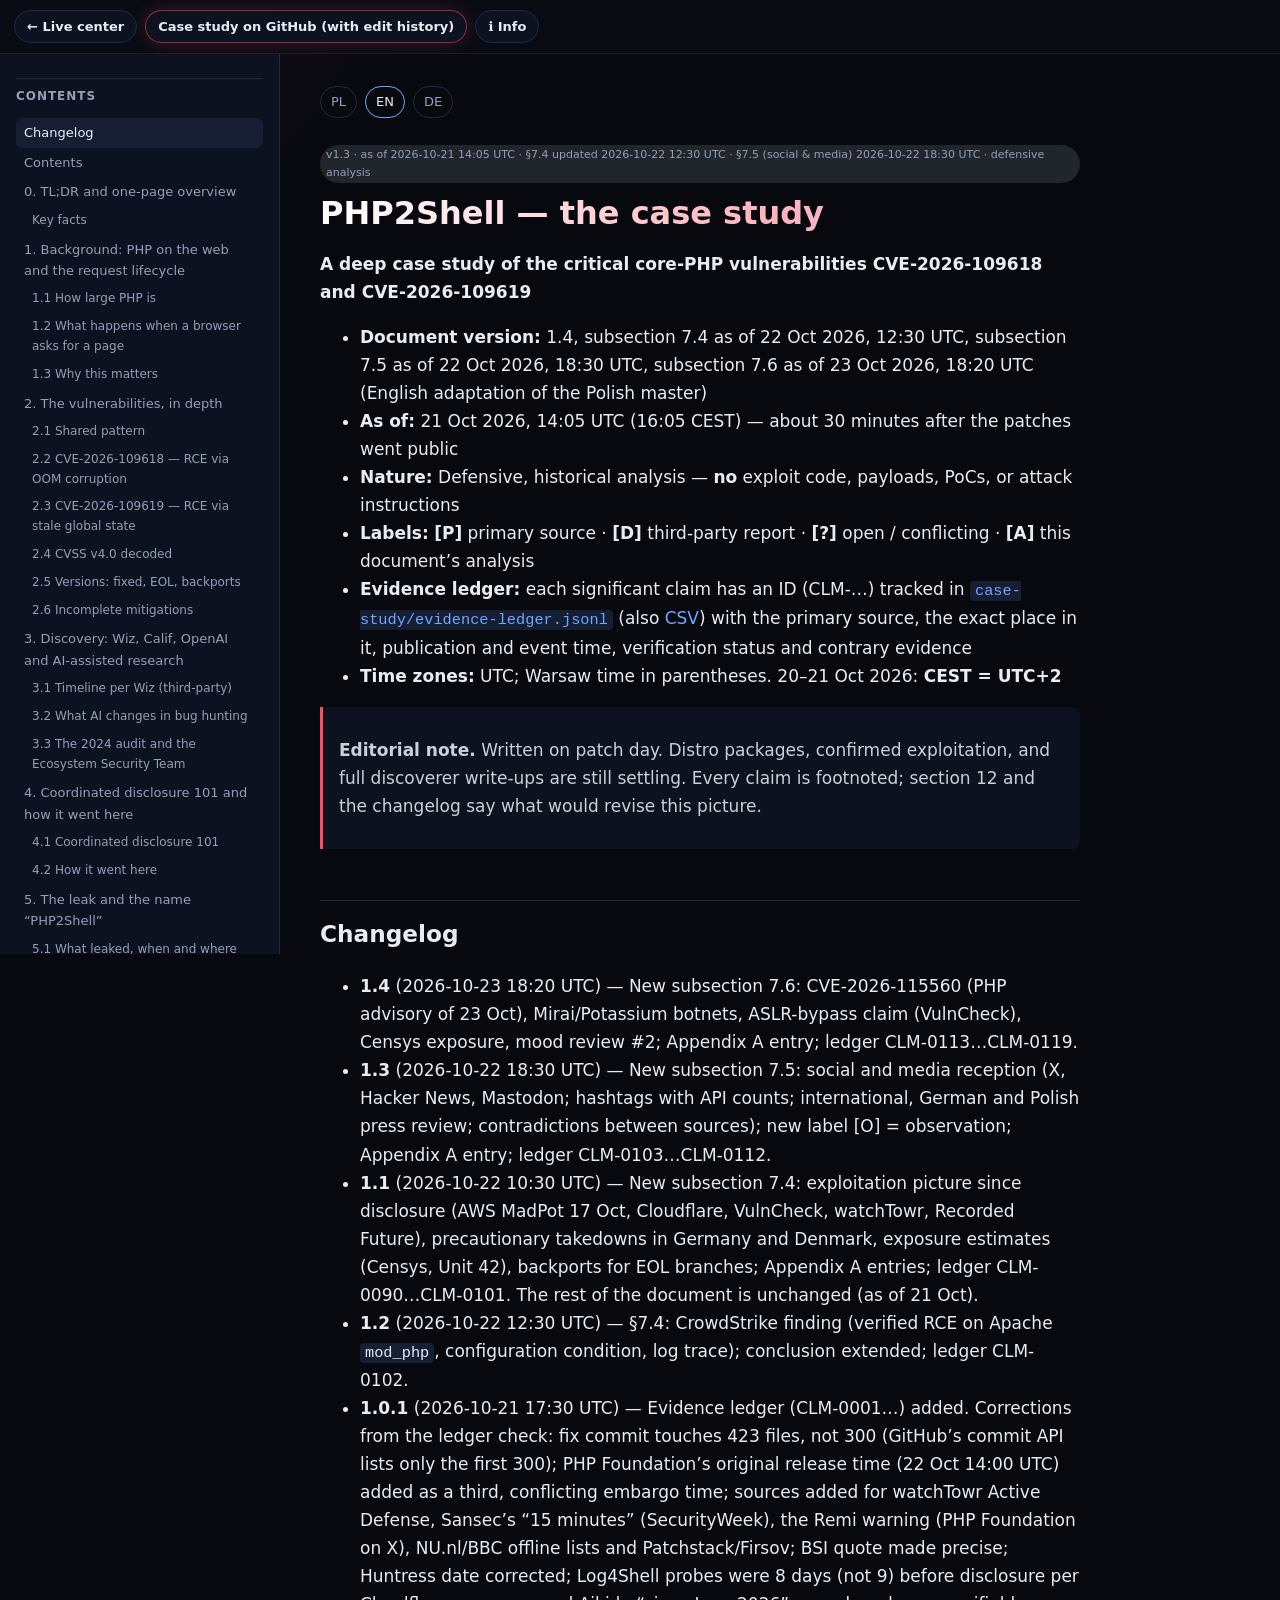
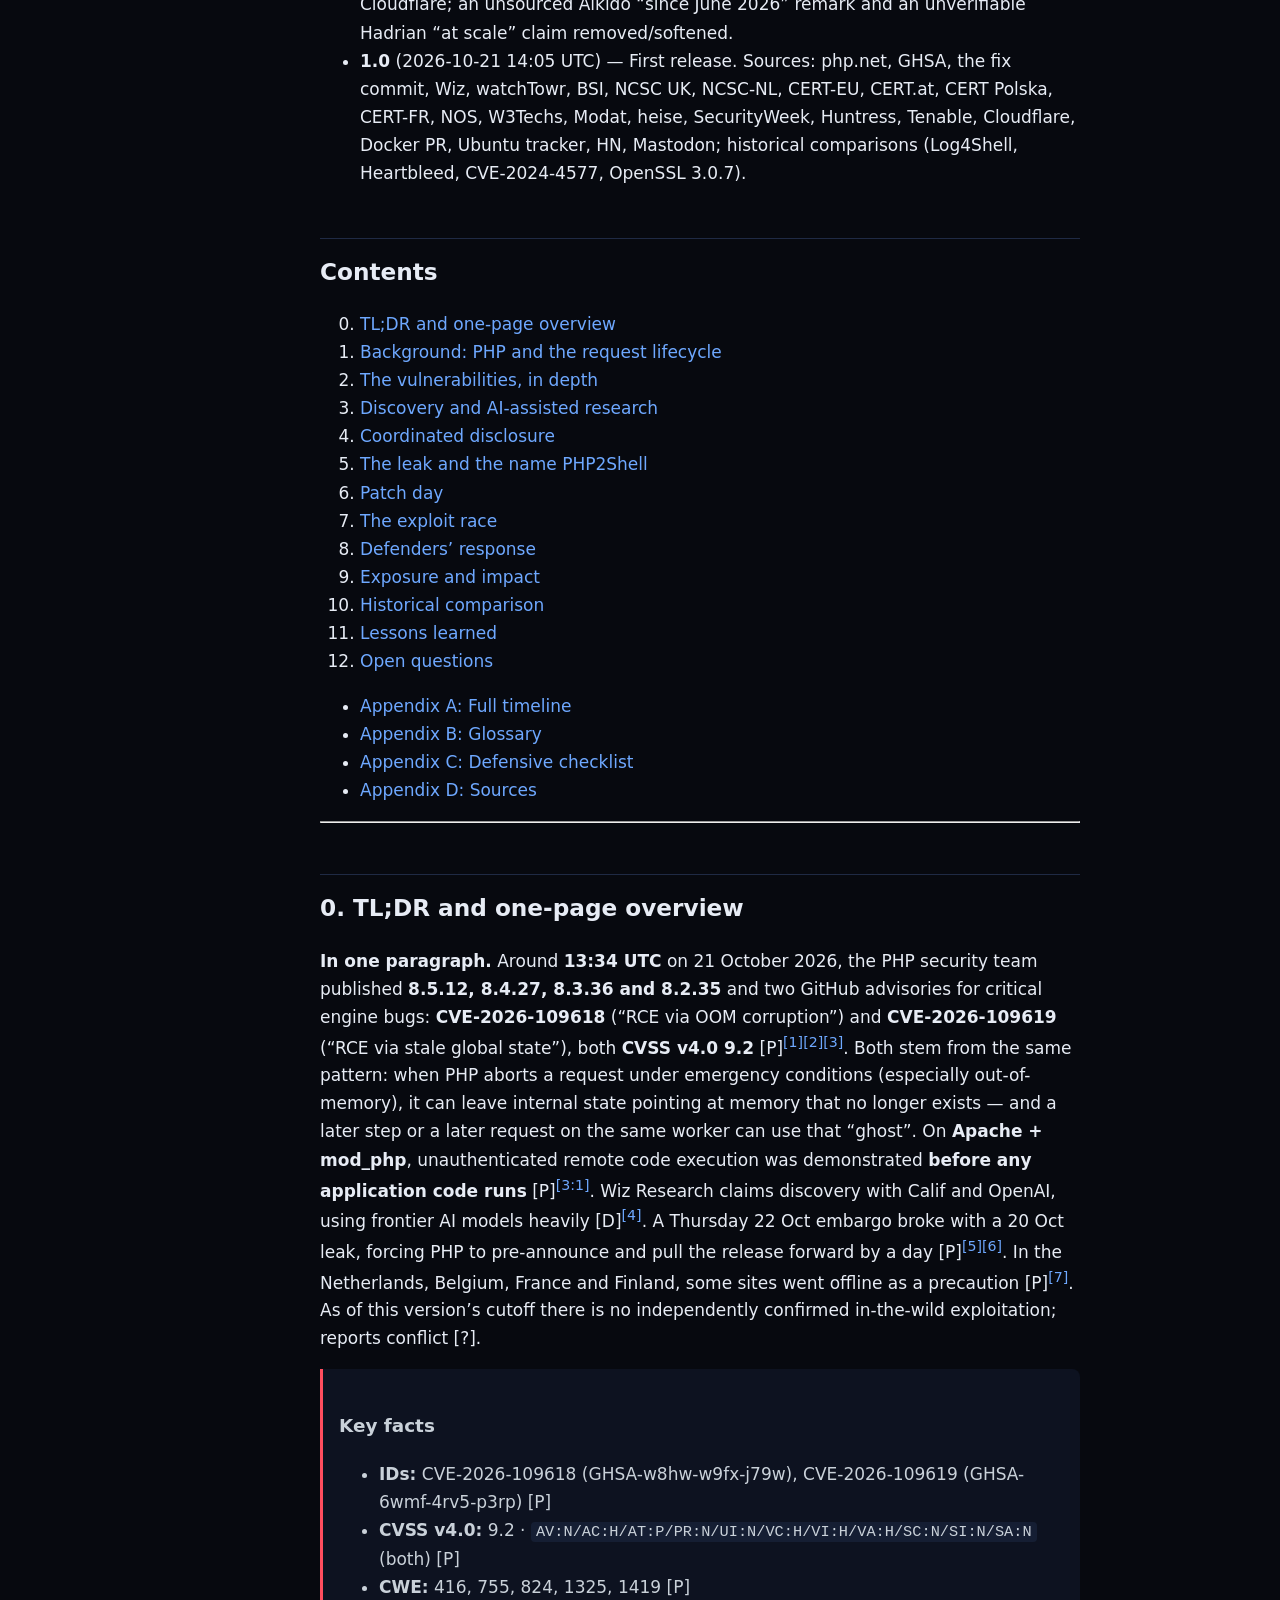
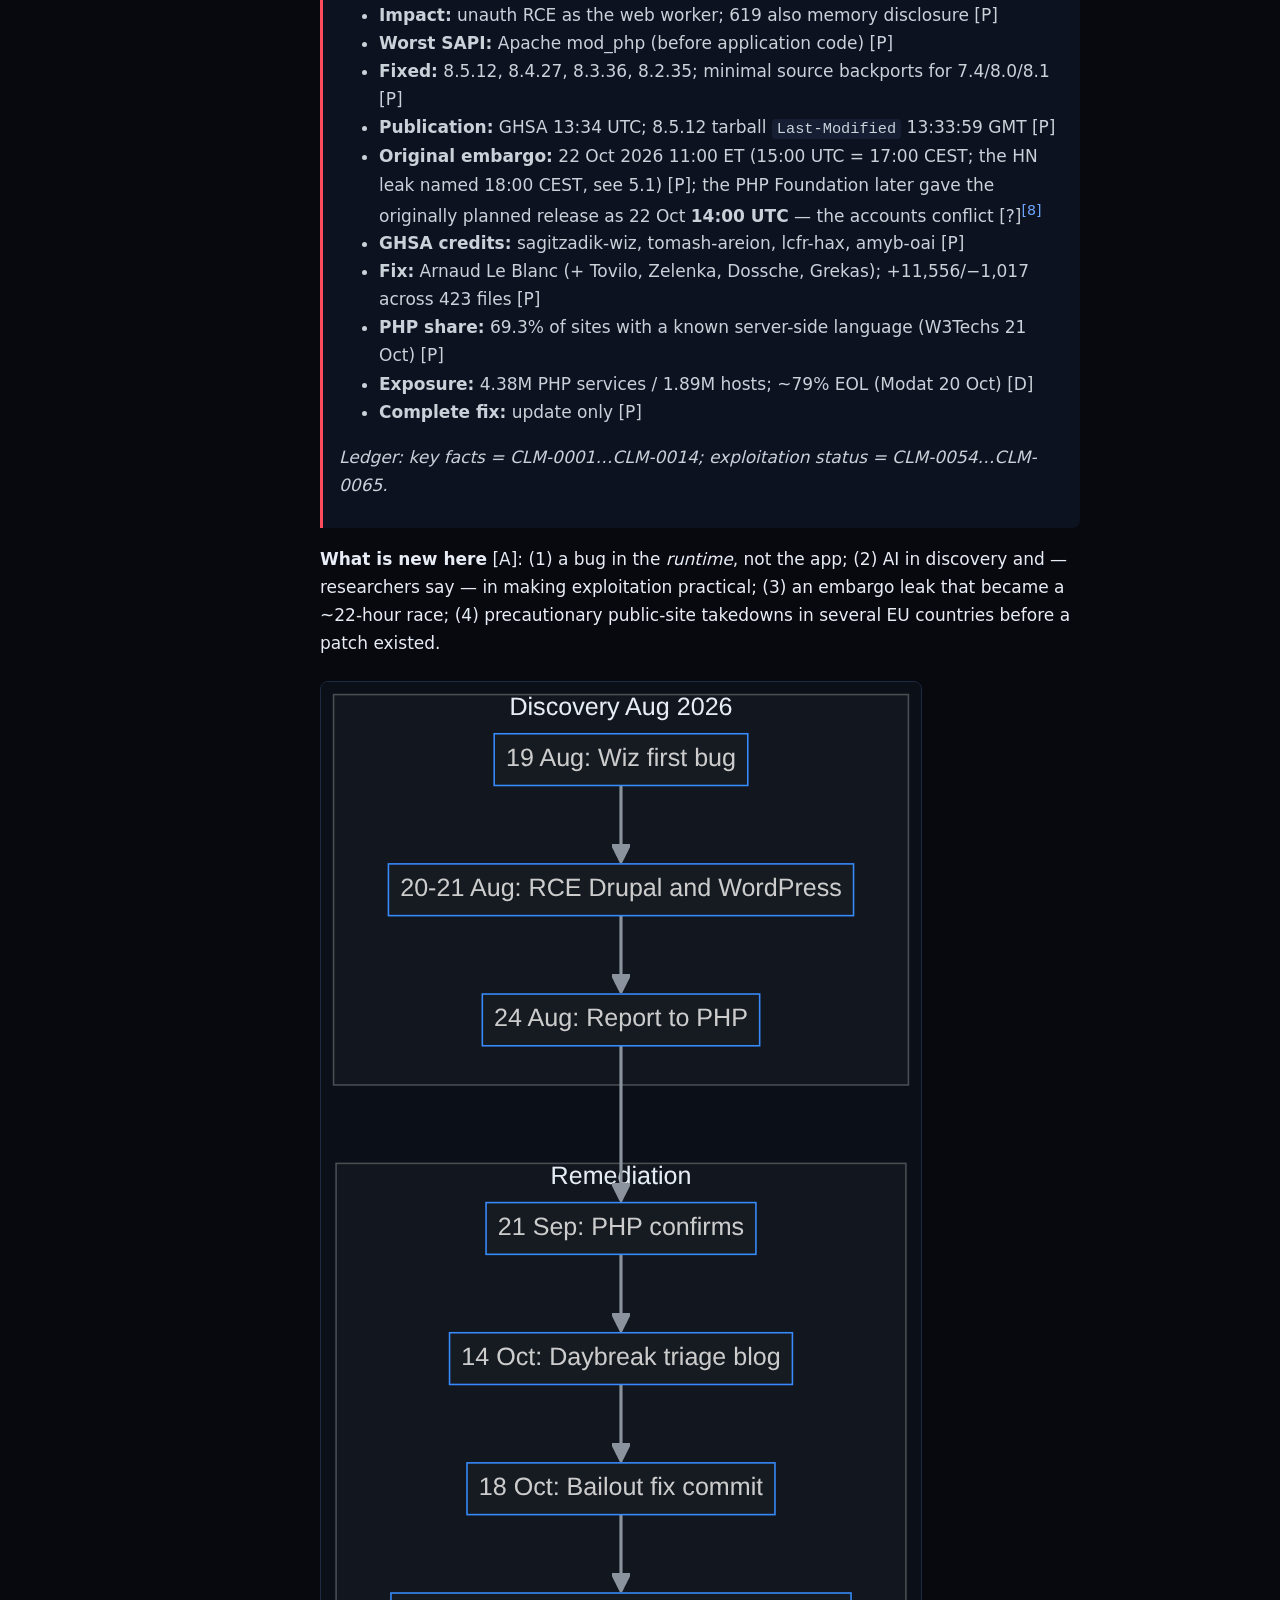
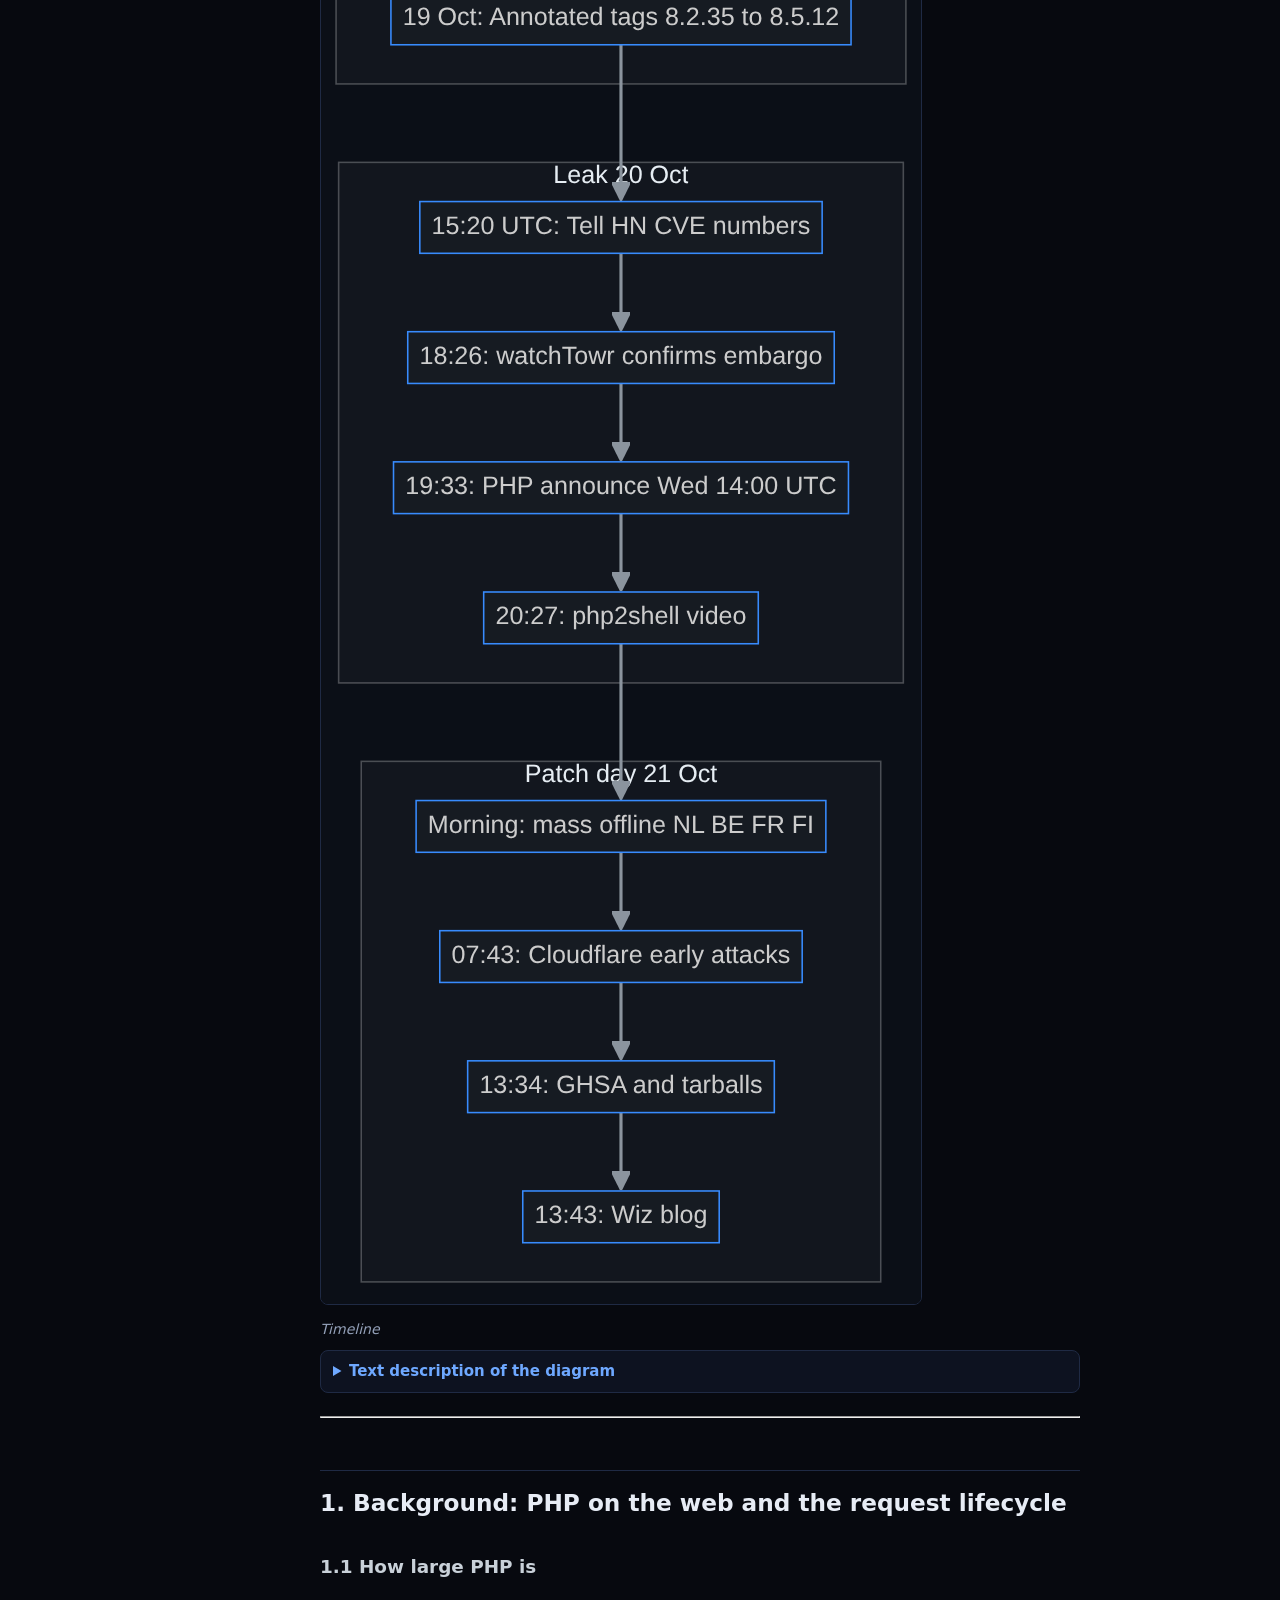
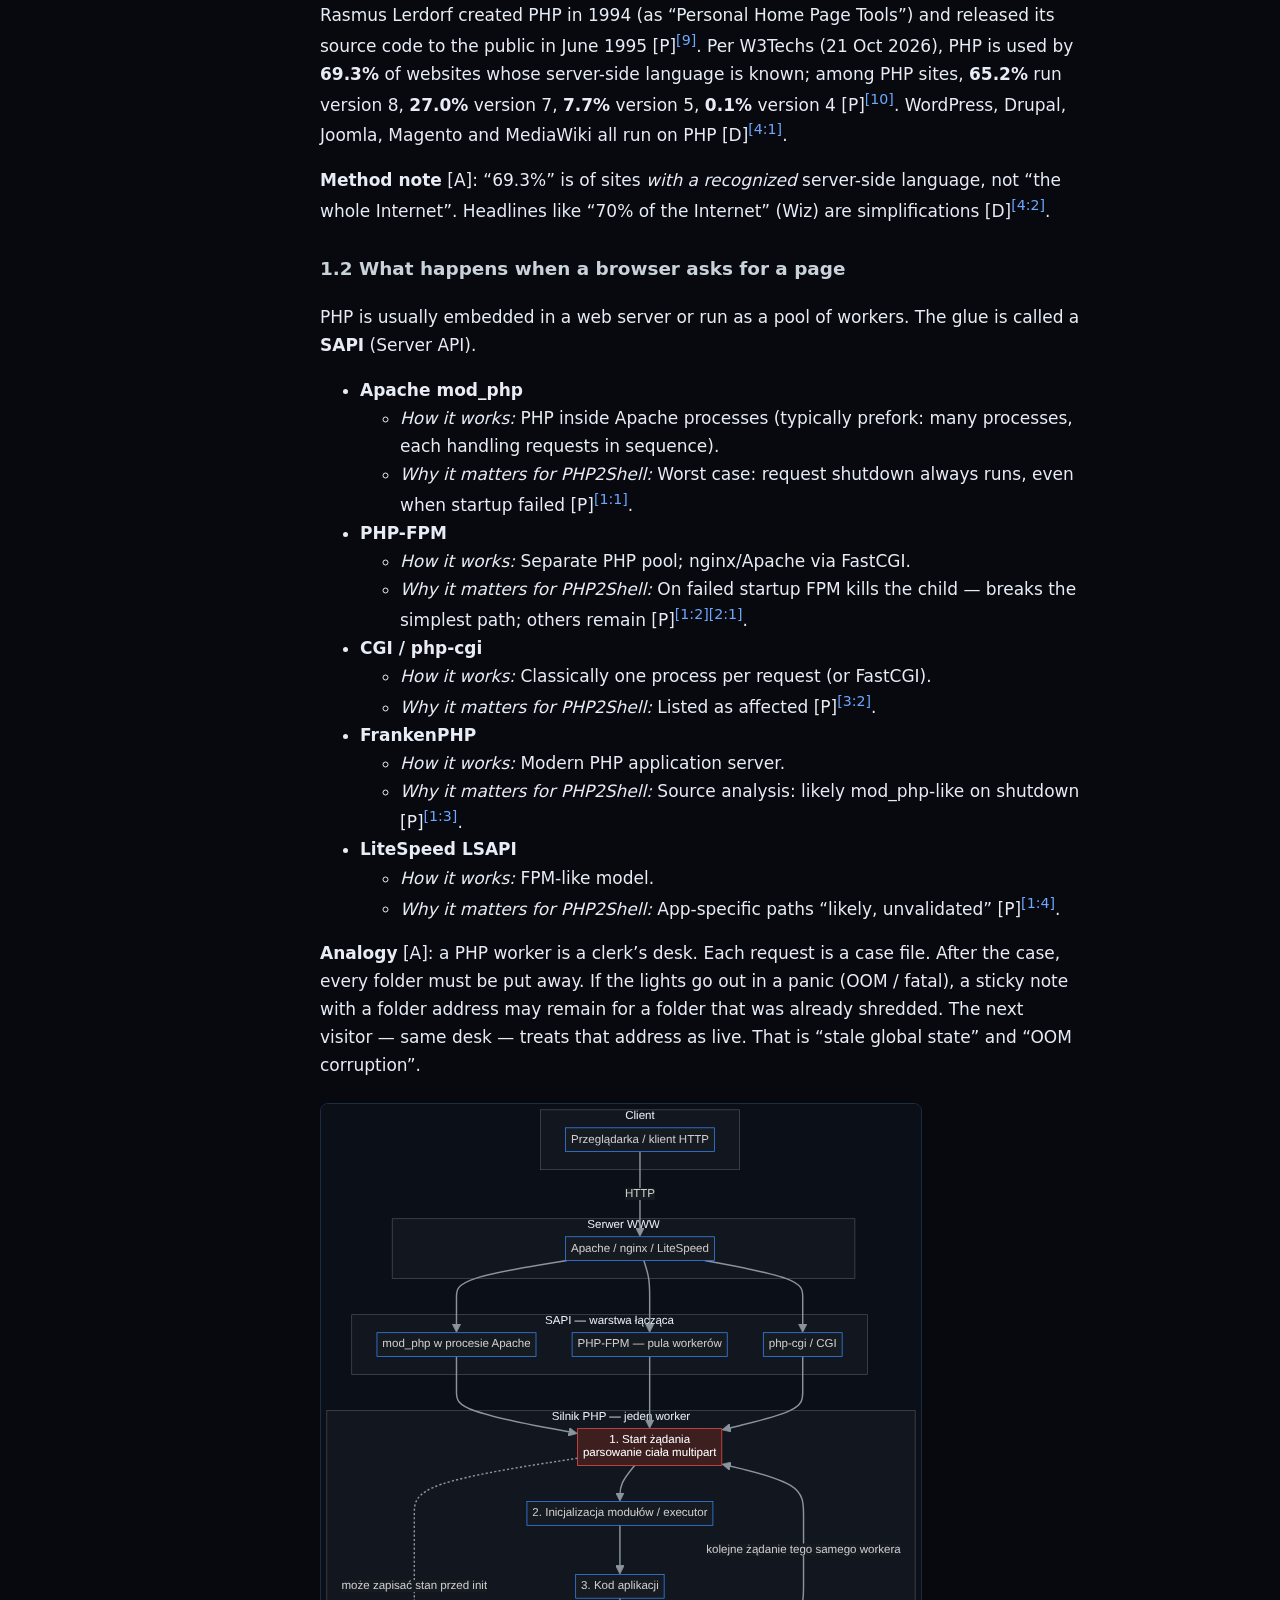
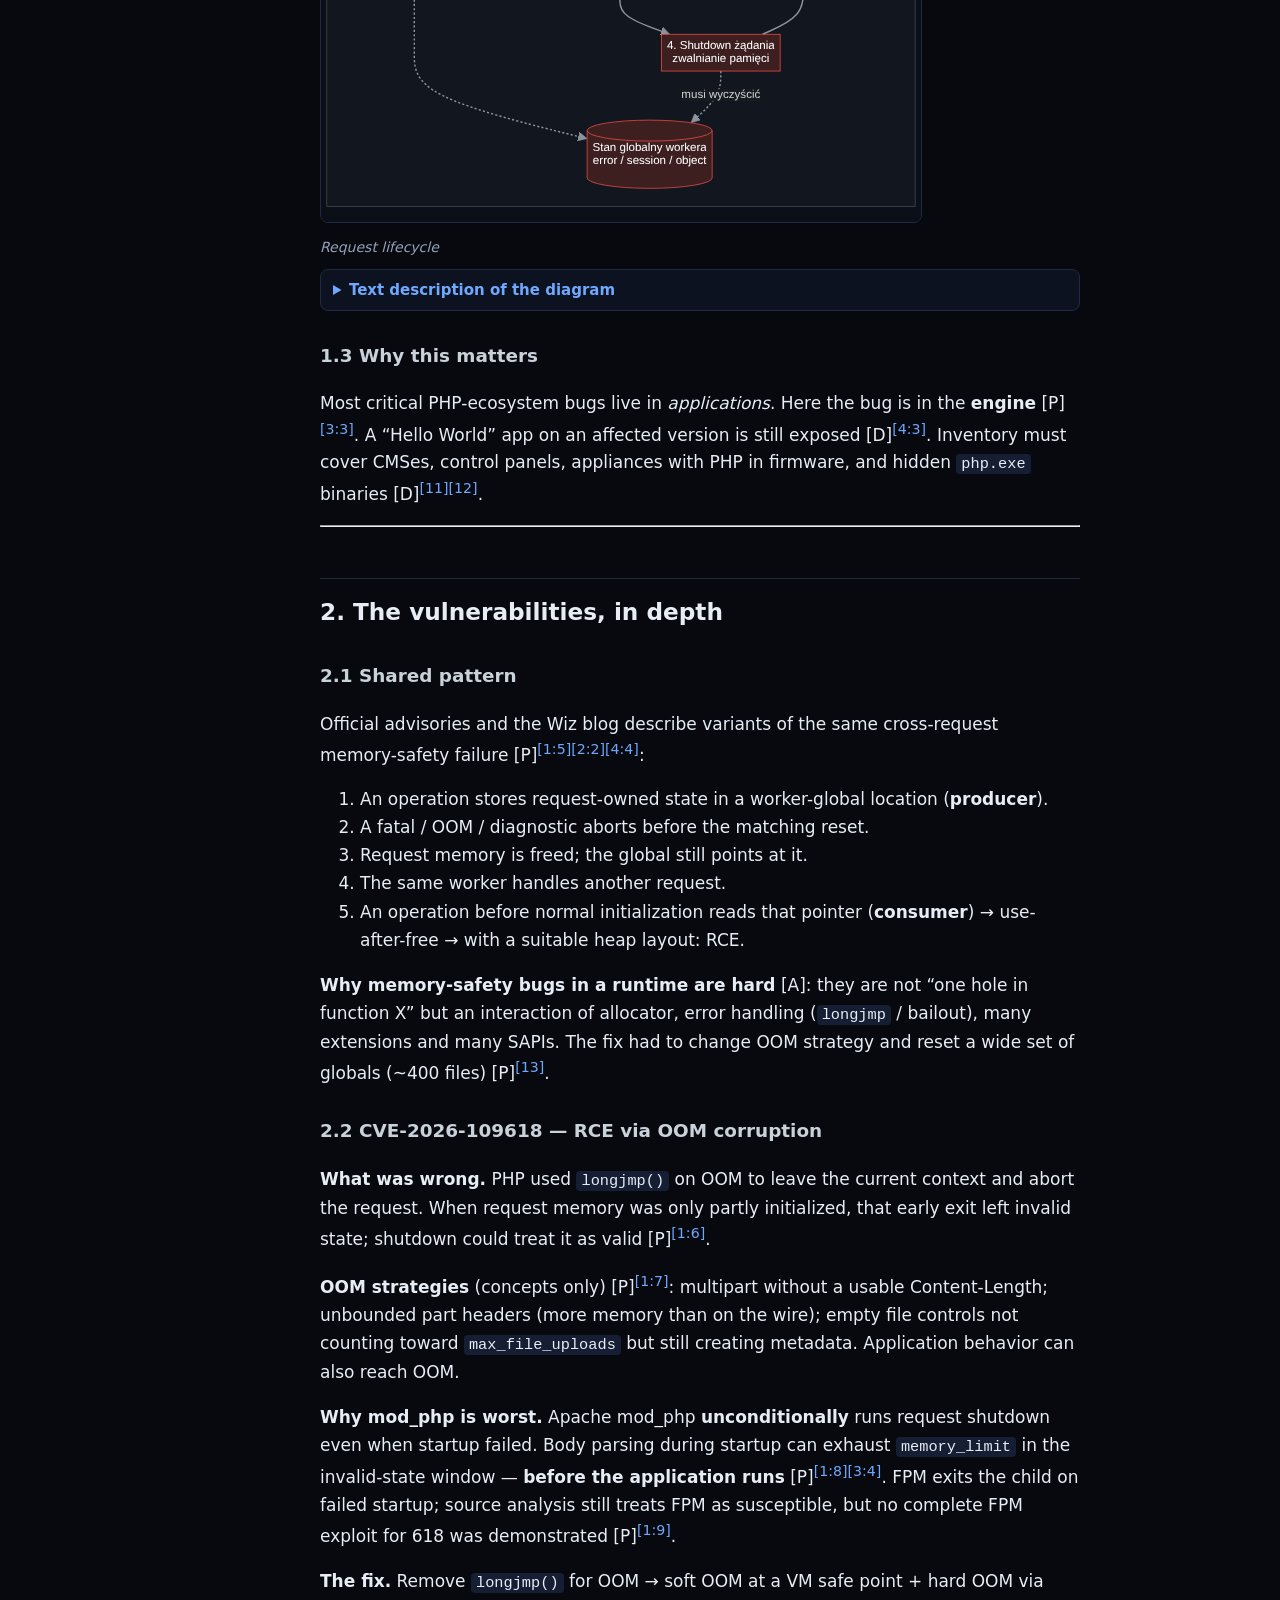
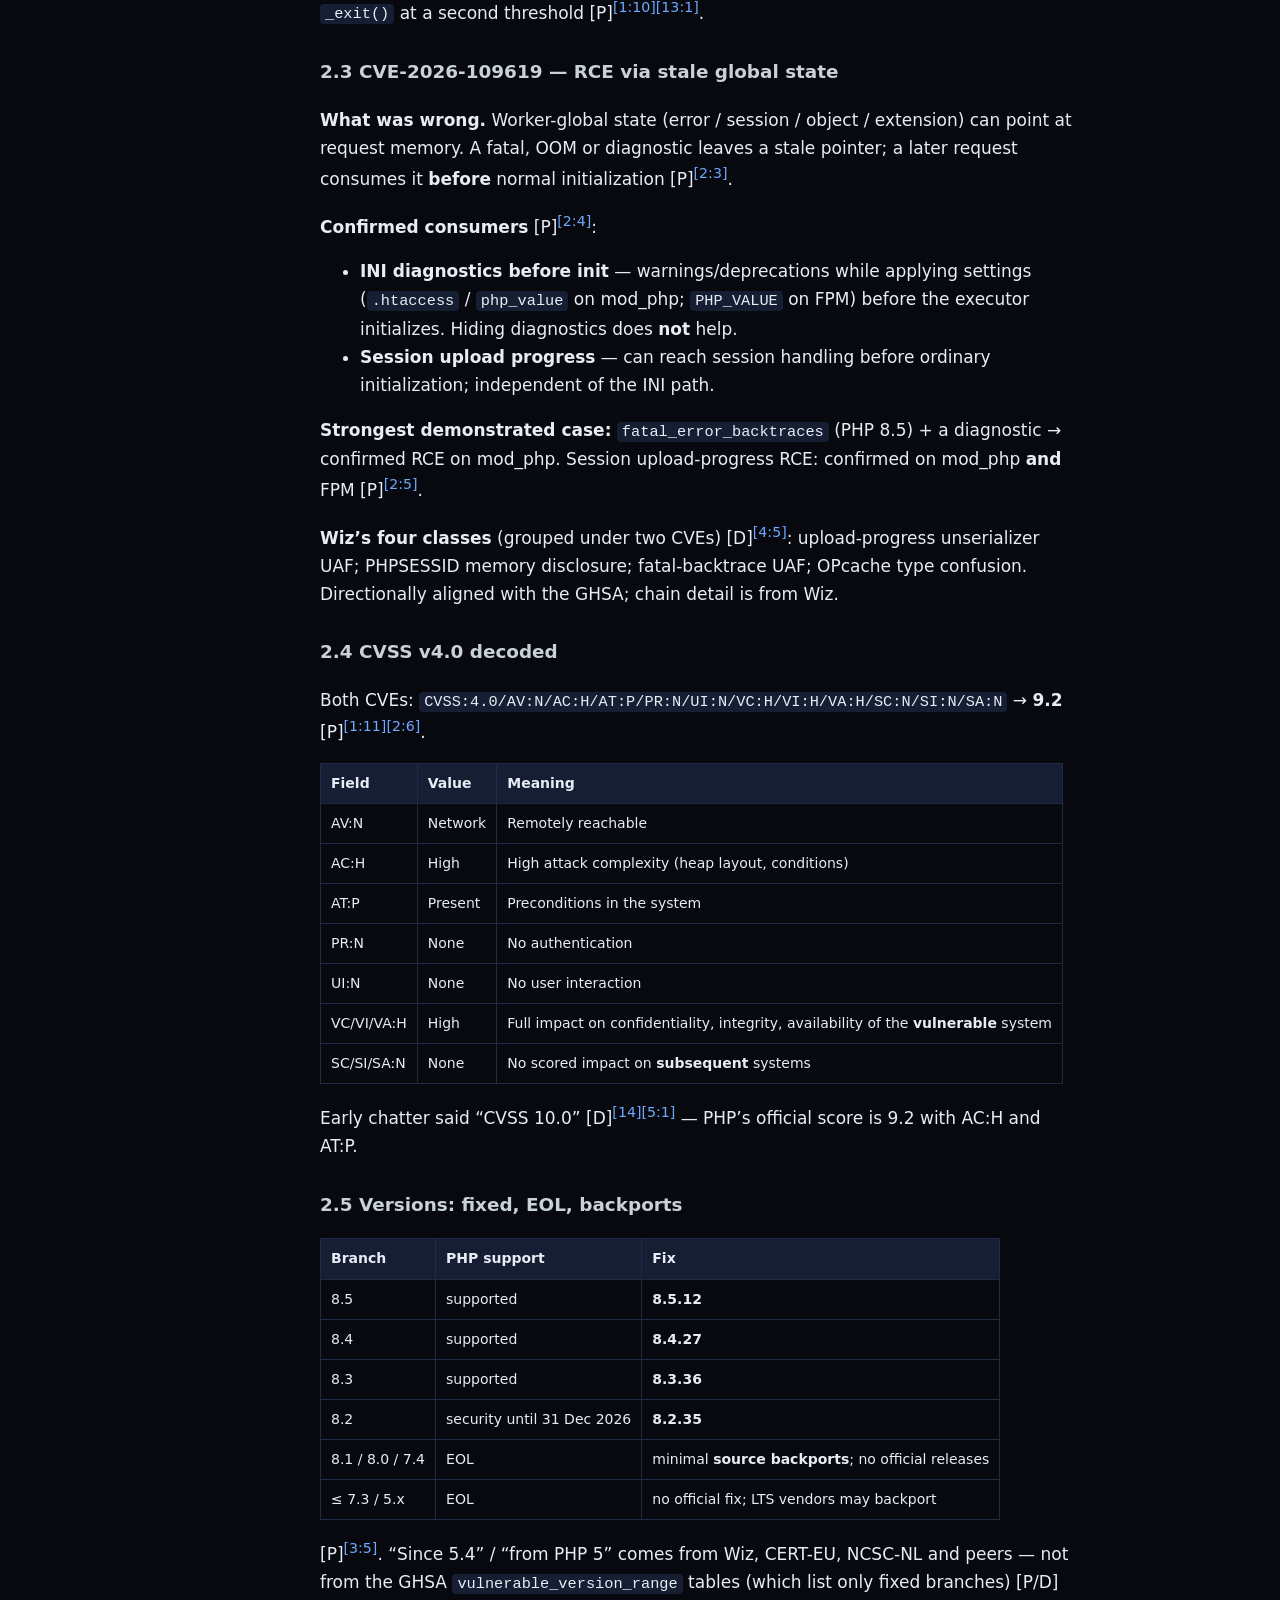
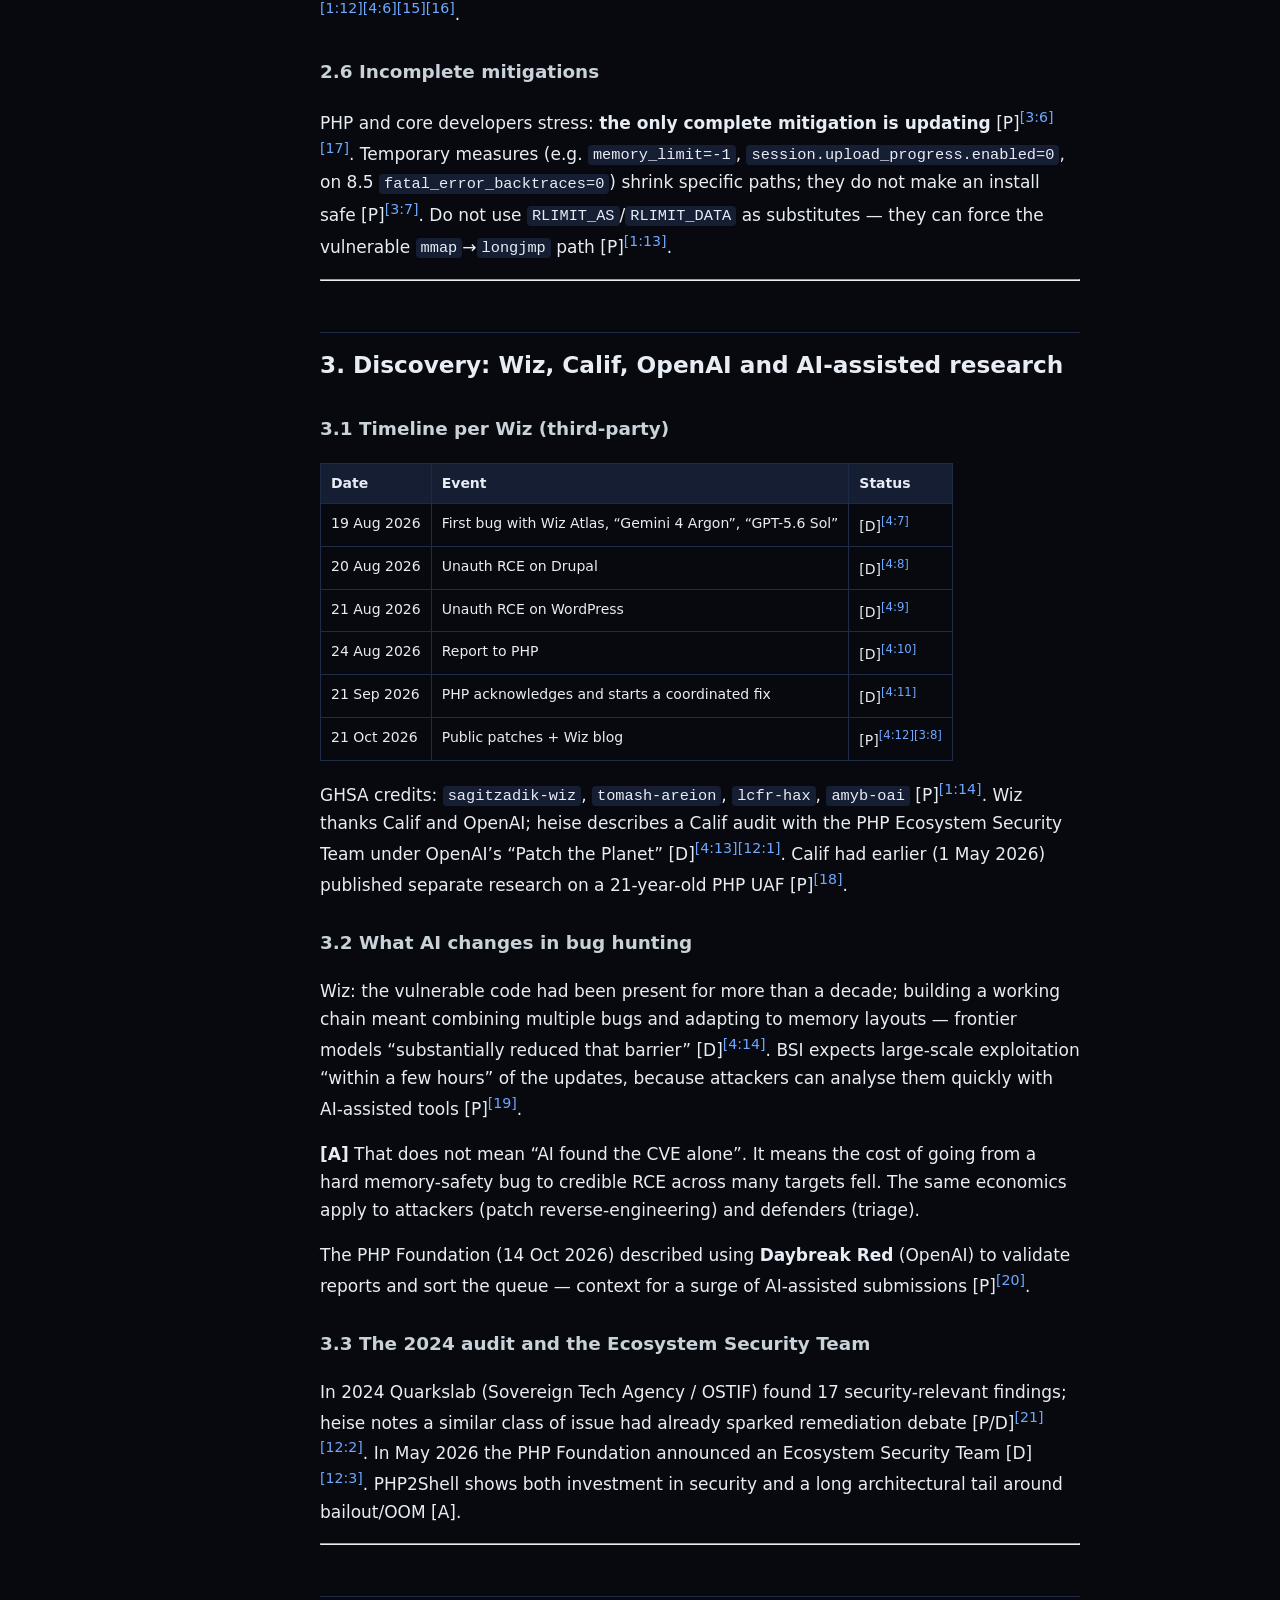
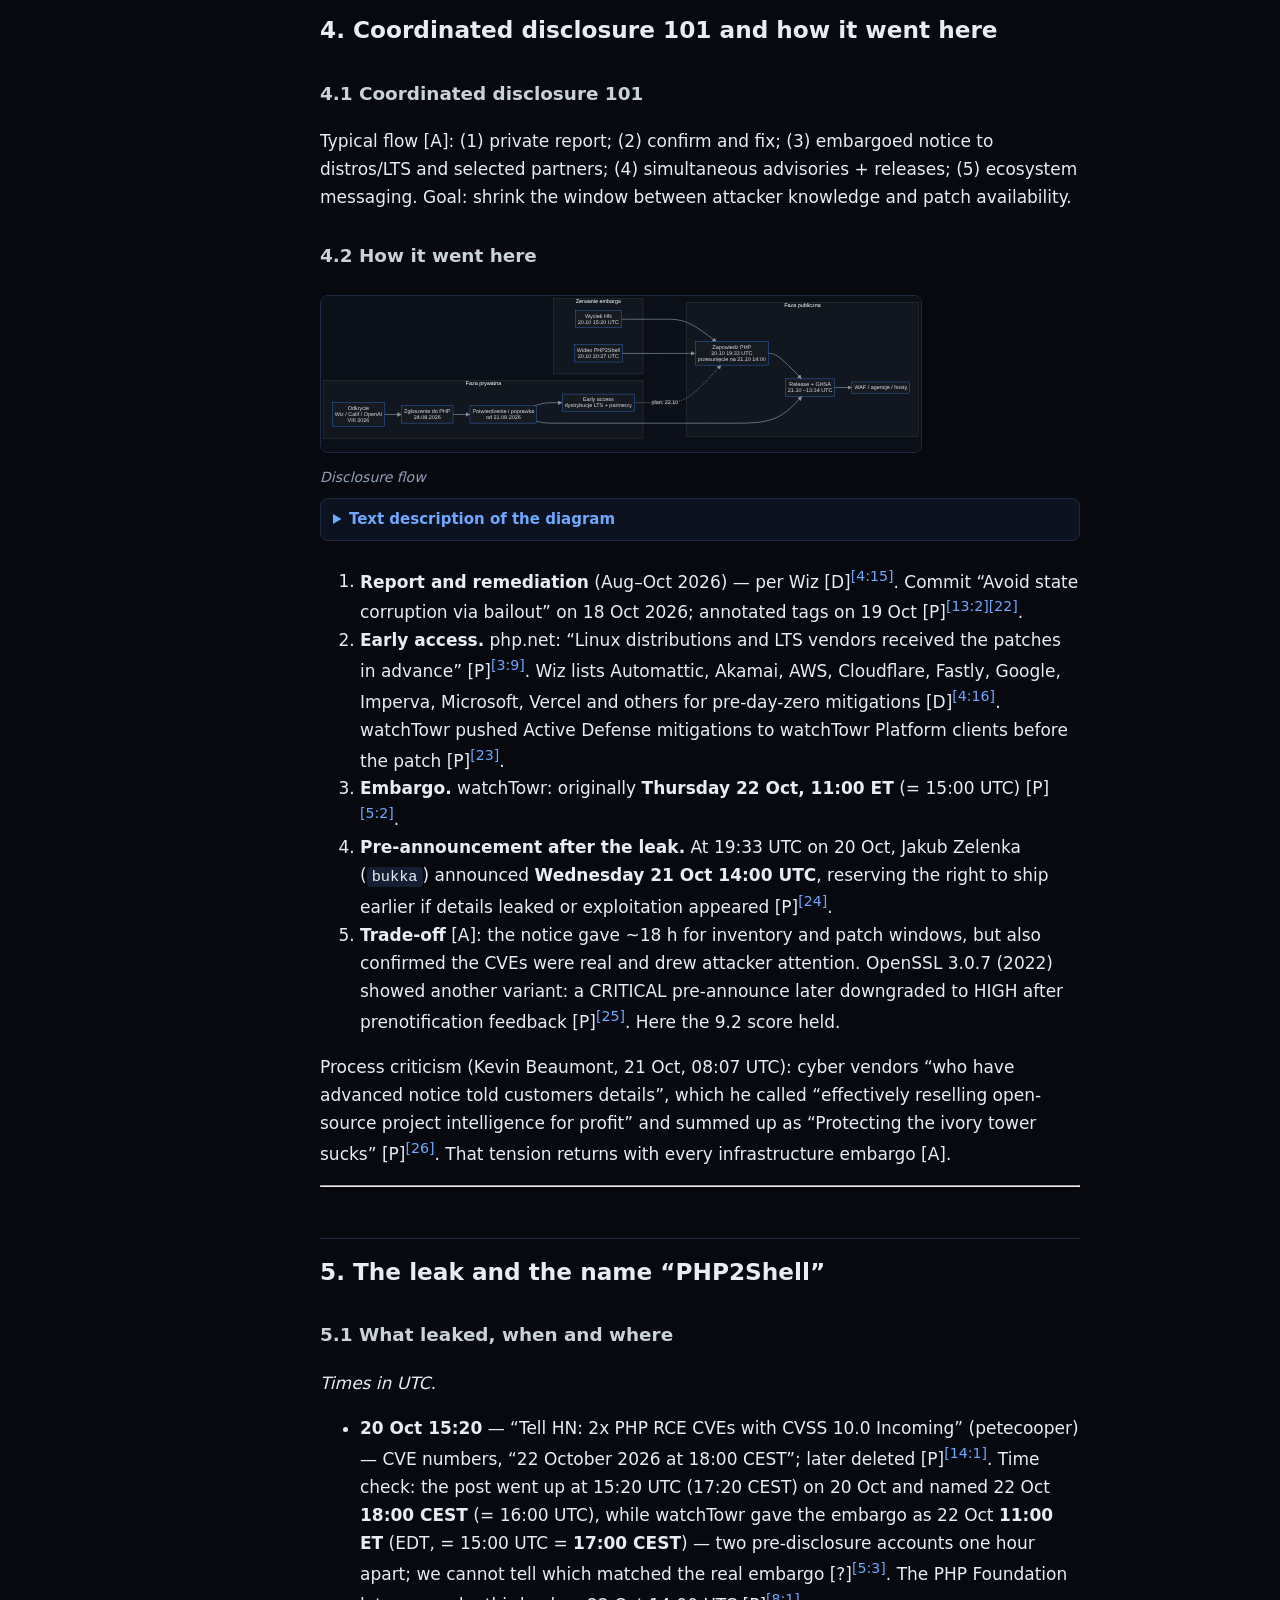
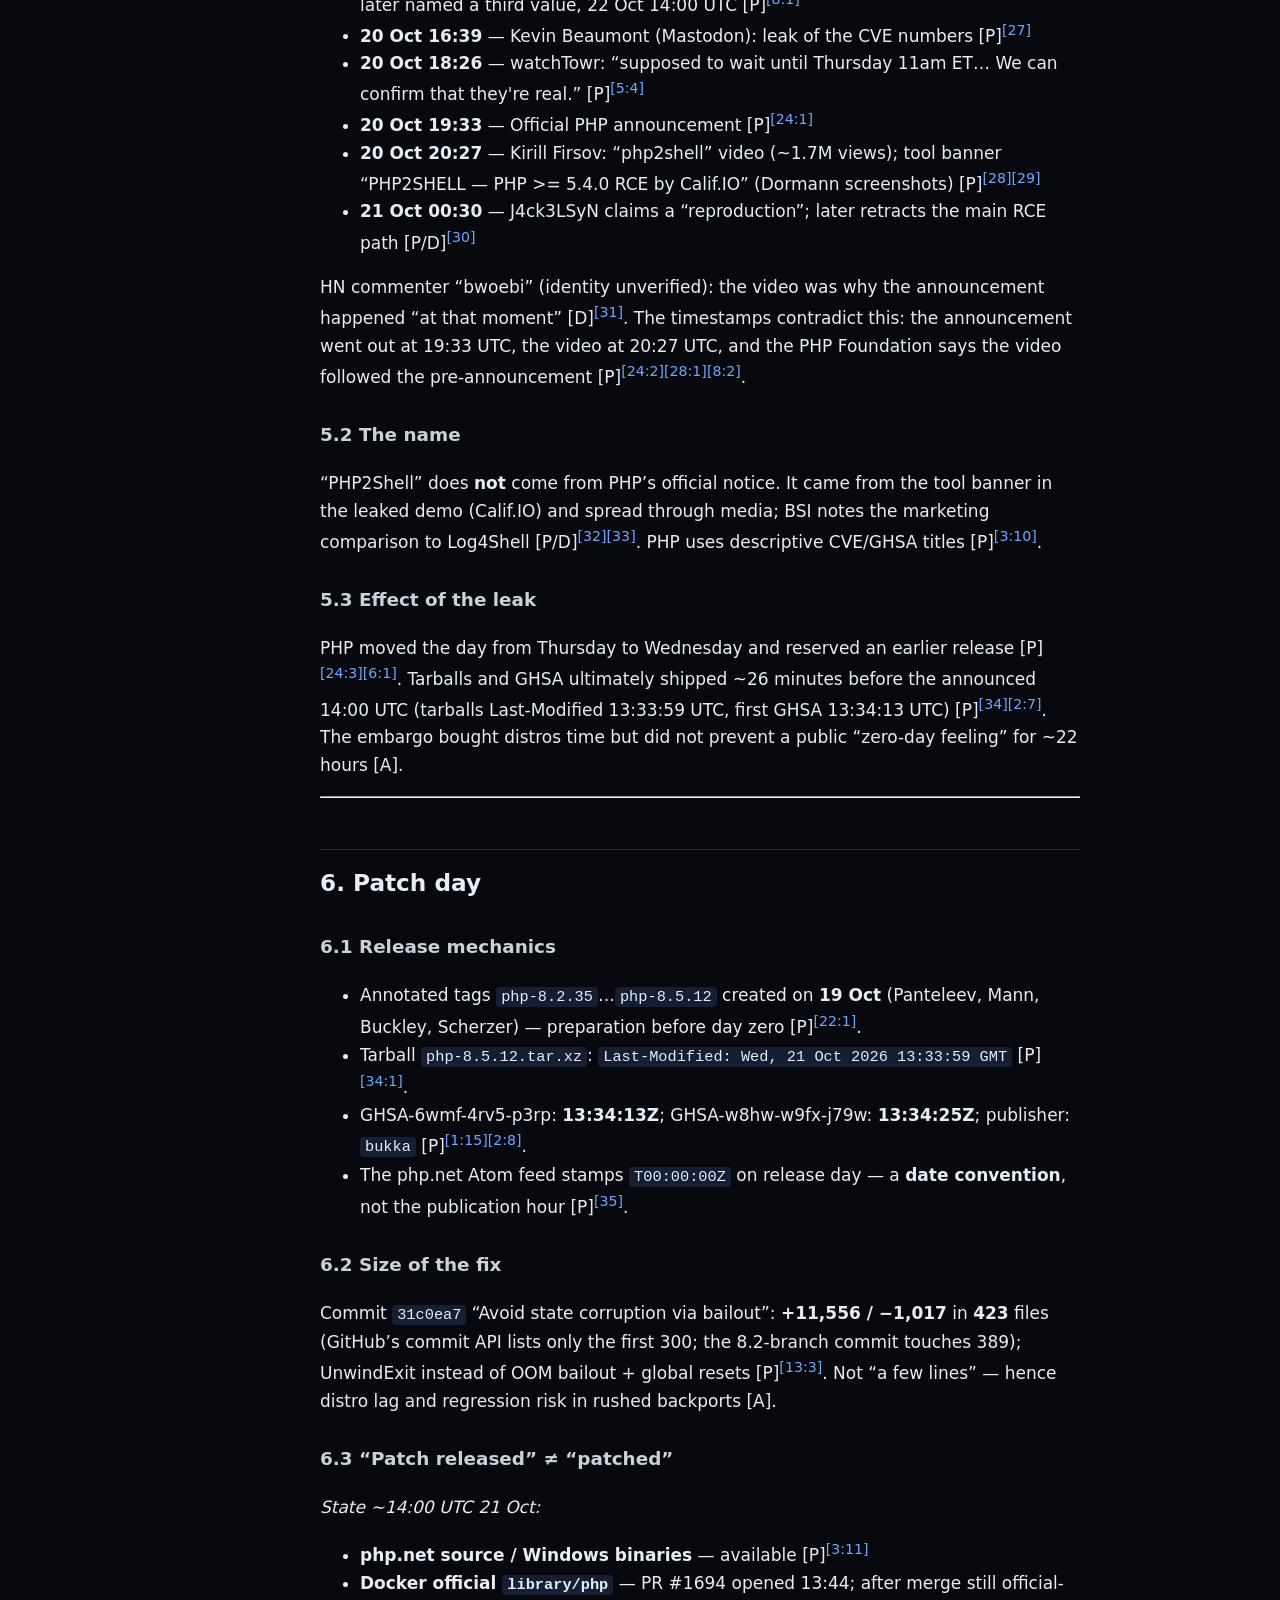
<file: bible/en.html>
<!doctype html>
<html lang="en">
<head>
<meta charset="utf-8">
<meta name="viewport" content="width=device-width, initial-scale=1">
<title>PHP2Shell — the case study</title>
<meta name="description" content="Defensive historical case study of PHP2Shell CVE-2026-109618 CVE-2026-109619">
<style>
:root {
  --bg: #0b0f17; --bg2: #12161e; --bg3: #161b22; --text: #e6edf3; --muted: #8b949e;
  --link: #58a6ff; --accent: #f85149; --border: #30363d; --maxw: 760px; --tocw: 280px;
}
* { box-sizing: border-box; } html { scroll-behavior: smooth; }
body { margin: 0; background: var(--bg); color: var(--text);
  font: 17px/1.65 system-ui, -apple-system, "Segoe UI", Roboto, "Noto Sans", sans-serif; }
a { color: var(--link); text-decoration: none; } a:hover { text-decoration: underline; }
.progress { position: fixed; top: 0; left: 0; height: 3px; width: 0;
  background: linear-gradient(90deg, #f85149, #58a6ff); z-index: 100; }
.layout { display: grid; grid-template-columns: var(--tocw) 1fr; min-height: 100vh; }
.toc { position: sticky; top: 0; height: 100vh; overflow: auto; padding: 24px 16px;
  background: var(--bg2); border-right: 1px solid var(--border); font-size: 13px; }
.toc h2 { font-size: 12px; text-transform: uppercase; letter-spacing: .08em; color: var(--muted); margin: 0 0 12px; }
.toc a { display: block; padding: 4px 8px; border-radius: 6px; color: var(--muted); }
.toc a:hover, .toc a.active { background: var(--bg3); color: var(--text); text-decoration: none; }
.toc .l2 { padding-left: 16px; font-size: 12px; }
main { padding: 32px 40px 80px; max-width: calc(var(--maxw) + 80px); }
article { max-width: var(--maxw); }
h1 { font-size: 2rem; line-height: 1.2; margin: 0 0 8px; }
h2 { margin-top: 2.2em; padding-top: .6em; border-top: 1px solid var(--border); font-size: 1.45rem; }
h3 { margin-top: 1.6em; font-size: 1.15rem; color: #c9d1d9; }
blockquote { margin: 1em 0; padding: 12px 16px; border-left: 3px solid var(--accent);
  background: var(--bg2); border-radius: 0 8px 8px 0; color: #c9d1d9; }
table { width: 100%; border-collapse: collapse; font-size: 14px; margin: 1em 0; display: block; overflow-x: auto; }
th, td { border: 1px solid var(--border); padding: 8px 10px; text-align: left; vertical-align: top; }
th { background: var(--bg3); }
code, pre { font-family: ui-monospace, SFMono-Regular, Menlo, Consolas, monospace; font-size: .9em; }
code { background: var(--bg3); padding: 1px 5px; border-radius: 4px; }
pre { background: var(--bg3); padding: 14px; border-radius: 8px; overflow-x: auto; }
img { max-width: 100%; height: auto; border-radius: 8px; border: 1px solid var(--border); margin: 1em 0; background: #0b0f17; }
/* diagrams: figure + on-demand text description (a11y / LLM-readable) */
figure.diagram { margin: 1.4em 0; } figure.diagram img { margin: 0 0 .3em; }
figure.diagram figcaption { font-style: italic; color: var(--muted); font-size: 14px; }
details.dgtx { margin-top: .6em; padding: 8px 12px; background: var(--bg2); border: 1px solid var(--border); border-radius: 8px; font-size: 15px; overflow-wrap: anywhere; }
details.dgtx summary { cursor: pointer; color: var(--link); font-weight: 600; } details.dgtx ul { padding-left: 1.2em; } details.dgtx li { margin: .3em 0; }
details.dgsrc summary { color: var(--muted); font-weight: 400; font-size: 13px; } details.dgsrc pre { font-size: 12px; }
.footnotes { margin-top: 3em; padding-top: 1em; border-top: 1px solid var(--border); font-size: 13px; color: var(--muted); }
.fn-pop { position: absolute; z-index: 50; max-width: 340px; padding: 10px 12px;
  background: #1c2128; border: 1px solid var(--border); border-radius: 8px;
  box-shadow: 0 8px 24px rgba(0,0,0,.45); font-size: 13px; line-height: 1.45; color: var(--text); pointer-events: none; }
.badge { display: inline-block; font-size: 11px; padding: 1px 6px; border-radius: 999px; background: #21262d; color: var(--muted); }
.langbar { display: flex; gap: 8px; margin-bottom: 16px; font-size: 13px; }
.langbar a { padding: 4px 10px; border: 1px solid var(--border); border-radius: 999px; color: var(--muted); }
.langbar a.cur { border-color: var(--link); color: var(--text); }
@media (max-width: 900px) {
  .layout { grid-template-columns: 1fr; }
  .toc { position: relative; height: auto; max-height: 40vh; }
  main { padding: 20px 16px 64px; }
}
@media print {
  .progress, .toc, .langbar { display: none !important; }
  .layout { display: block; }
  body { background: #fff; color: #111; font-size: 11pt; }
  a { color: #111; }
  h2 { border-color: #ccc; }
  blockquote { background: #f5f5f5; }
}
/* tables: normal grid on desktop, stacked cards on phones (labels from data-label, added by md2html.mjs) */
article th, article td { overflow-wrap: break-word; word-break: normal; hyphens: auto; }
@media (max-width: 640px) {
  article table { display: block; border: 0; font-size: 15px; line-height: 1.5; overflow: visible; margin: 1em 0 1.4em; }
  article table thead { position: absolute; width: 1px; height: 1px; overflow: hidden; clip: rect(0 0 0 0); white-space: nowrap; }
  article table tbody, article table tr { display: block; }
  article table tr { margin: 0 0 10px; padding: 10px 14px; border: 1px solid var(--border); border-radius: 10px; background: var(--bg2); }
  article table td { display: block; border: 0; padding: 4px 0; }
  article table td + td { border-top: 1px solid rgba(255,255,255,.06); }
  article table td:first-child { font-weight: 700; font-size: 16px; color: var(--text); padding-bottom: 6px; }
  article table td[data-label]:not(:first-child) { position: relative; padding-left: calc(38% + 12px); min-height: 1.5em; }
  article table td[data-label]:not(:first-child)::before { content: attr(data-label); position: absolute; left: 0; top: 7px; width: 38%; font-size: 11px; font-weight: 600; letter-spacing: .04em; text-transform: uppercase; color: var(--muted); line-height: 1.35; }
  article table.kv td:first-child { font-size: 15px; }
  article ul, article ol { padding-left: 1.25em; }
  article li { margin: .3em 0; }
  article li > ul { margin: .2em 0 .4em; }
}
</style>
<link rel="icon" href="data:image/svg+xml,%3Csvg xmlns='http://www.w3.org/2000/svg' viewBox='0 0 32 32'%3E%3Crect width='32' height='32' rx='7' fill='%2307090f'/%3E%3Ccircle cx='16' cy='16' r='8' fill='%23ff4d5e'/%3E%3C/svg%3E">
<style id="live-theme">
:root{--bg:#07090f;--bg2:#0d1220;--bg3:#151e33;--text:#e7ecf5;--muted:#93a0b8;--link:#6ea8ff;--accent:#ff4d5e;--border:#1f2a44}
body{background:radial-gradient(900px 500px at -10% 0%,rgba(255,77,94,.10),transparent 60%),var(--bg);overflow-x:hidden}
.progress{background:linear-gradient(90deg,#ff4d5e,#a78bfa)}
h1{background:linear-gradient(90deg,#fff,#ffb3bb 60%,#c9b8ff);-webkit-background-clip:text;background-clip:text;color:transparent}
.livebar{display:flex;flex-wrap:wrap;gap:8px;margin:0 0 14px;font-size:13px}
.livebar a{padding:5px 12px;border-radius:999px;border:1px solid var(--border);background:var(--bg2);color:var(--text);font-weight:600}
.livebar.top{position:sticky;top:0;z-index:50;margin:0;padding:10px 14px;background:rgba(10,12,20,.92);backdrop-filter:blur(10px);border-bottom:1px solid rgba(255,255,255,.08)}
@media(max-width:900px){.toc{max-height:32vh;overflow:auto}}
.livebar a.pdf{border-color:rgba(255,77,94,.5);box-shadow:0 0 18px rgba(255,77,94,.2)}
main,article{min-width:0;overflow-wrap:anywhere}
@media print{.livebar{display:none!important}}
</style>
<!-- seo:live-center -->
<link rel="canonical" href="https://akirapl.github.io/php2shell/bible/en.html">
<link rel="alternate" hreflang="pl" href="https://akirapl.github.io/php2shell/bible/pl.html">
<link rel="alternate" hreflang="en" href="https://akirapl.github.io/php2shell/bible/en.html">
<link rel="alternate" hreflang="de" href="https://akirapl.github.io/php2shell/bible/de.html">
<link rel="alternate" hreflang="x-default" href="https://akirapl.github.io/php2shell/bible/en.html">
<link rel="alternate" type="application/atom+xml" hreflang="en" title="PHP2Shell — timeline (EN)" href="https://akirapl.github.io/php2shell/feed.xml">
<link rel="alternate" type="application/atom+xml" hreflang="pl" title="PHP2Shell — oś czasu (PL)" href="https://akirapl.github.io/php2shell/feed-pl.xml">
<link rel="alternate" type="application/atom+xml" hreflang="de" title="PHP2Shell — Chronik (DE)" href="https://akirapl.github.io/php2shell/feed-de.xml">
<meta property="og:type" content="article">
<meta property="og:site_name" content="PHP2Shell live center">
<meta property="og:title" content="The PHP2Shell case study — full write-up">
<meta property="og:description" content="Long-form analysis of PHP2Shell (CVE-2026-109618/109619): background, root causes at advisory level, disclosure and leak, patch day, responses, lessons.">
<meta property="og:url" content="https://akirapl.github.io/php2shell/bible/en.html">
<meta property="og:image" content="https://akirapl.github.io/php2shell/assets/og-image.png">
<meta property="og:image:secure_url" content="https://akirapl.github.io/php2shell/assets/og-image.png">
<meta property="og:image:type" content="image/png">
<meta property="og:image:width" content="1200">
<meta property="og:image:height" content="630">
<meta property="og:image:alt" content="PHP2Shell — live center. CVE-2026-109618, CVE-2026-109619. Patched: 8.5.12 / 8.4.27 / 8.3.36 / 8.2.35. PL · EN · DE">
<meta property="og:locale" content="en_GB">
<meta property="og:locale:alternate" content="pl_PL">
<meta property="og:locale:alternate" content="de_DE">
<meta name="twitter:card" content="summary_large_image">
<meta name="twitter:title" content="The PHP2Shell case study — full write-up">
<meta name="twitter:description" content="Long-form analysis of PHP2Shell (CVE-2026-109618/109619): background, root causes at advisory level, disclosure and leak, patch day, responses, lessons.">
<meta name="twitter:image" content="https://akirapl.github.io/php2shell/assets/og-image.png">
<meta name="twitter:image:alt" content="PHP2Shell — live center: CVE-2026-109618 / CVE-2026-109619, patched versions, PL · EN · DE">
</head>
<body><div class="livebar top"><a href="../?lang=en">← Live center</a><a class="pdf" href="https://github.com/Akirapl/php2shell/blob/main/case-study/en.md" target="_blank" rel="noopener">Case study on GitHub (with edit history)</a><a href="../info.html?lang=en">ℹ️ Info</a></div>
<div class="progress" aria-hidden="true"></div>
<div class="layout">
<nav class="toc"><h2>Contents</h2>
<a class="l1" href="#changelog">Changelog</a>
<a class="l1" href="#contents">Contents</a>
<a class="l1" href="#0-tldr-and-one-page-overview">0. TL;DR and one-page overview</a>
<a class="l2" href="#key-facts">Key facts</a>
<a class="l1" href="#1-background-php-on-the-web-and-the-request-lifecycle">1. Background: PHP on the web and the request lifecycle</a>
<a class="l2" href="#11-how-large-php-is">1.1 How large PHP is</a>
<a class="l2" href="#12-what-happens-when-a-browser-asks-for-a-page">1.2 What happens when a browser asks for a page</a>
<a class="l2" href="#13-why-this-matters">1.3 Why this matters</a>
<a class="l1" href="#2-the-vulnerabilities-in-depth">2. The vulnerabilities, in depth</a>
<a class="l2" href="#21-shared-pattern">2.1 Shared pattern</a>
<a class="l2" href="#22-cve-2026-109618-rce-via-oom-corruption">2.2 CVE-2026-109618 — RCE via OOM corruption</a>
<a class="l2" href="#23-cve-2026-109619-rce-via-stale-global-state">2.3 CVE-2026-109619 — RCE via stale global state</a>
<a class="l2" href="#24-cvss-v40-decoded">2.4 CVSS v4.0 decoded</a>
<a class="l2" href="#25-versions-fixed-eol-backports">2.5 Versions: fixed, EOL, backports</a>
<a class="l2" href="#26-incomplete-mitigations">2.6 Incomplete mitigations</a>
<a class="l1" href="#3-discovery-wiz-calif-openai-and-ai-assisted-research">3. Discovery: Wiz, Calif, OpenAI and AI-assisted research</a>
<a class="l2" href="#31-timeline-per-wiz-third-party">3.1 Timeline per Wiz (third-party)</a>
<a class="l2" href="#32-what-ai-changes-in-bug-hunting">3.2 What AI changes in bug hunting</a>
<a class="l2" href="#33-the-2024-audit-and-the-ecosystem-security-team">3.3 The 2024 audit and the Ecosystem Security Team</a>
<a class="l1" href="#4-coordinated-disclosure-101-and-how-it-went-here">4. Coordinated disclosure 101 and how it went here</a>
<a class="l2" href="#41-coordinated-disclosure-101">4.1 Coordinated disclosure 101</a>
<a class="l2" href="#42-how-it-went-here">4.2 How it went here</a>
<a class="l1" href="#5-the-leak-and-the-name-php2shell">5. The leak and the name “PHP2Shell”</a>
<a class="l2" href="#51-what-leaked-when-and-where">5.1 What leaked, when and where</a>
<a class="l2" href="#52-the-name">5.2 The name</a>
<a class="l2" href="#53-effect-of-the-leak">5.3 Effect of the leak</a>
<a class="l1" href="#6-patch-day">6. Patch day</a>
<a class="l2" href="#61-release-mechanics">6.1 Release mechanics</a>
<a class="l2" href="#62-size-of-the-fix">6.2 Size of the fix</a>
<a class="l2" href="#63-patch-released-patched">6.3 “Patch released” ≠ “patched”</a>
<a class="l1" href="#7-the-exploit-race">7. The exploit race</a>
<a class="l2" href="#71-how-attackers-reverse-engineer-patches-conceptually">7.1 How attackers reverse-engineer patches (conceptually)</a>
<a class="l2" href="#72-fake-and-retracted-pocs-signal-versus-noise">7.2 Fake and retracted PoCs — signal versus noise</a>
<a class="l2" href="#73-exploitation-telemetry-conflicting">7.3 Exploitation telemetry (conflicting)</a>
<a class="l2" href="#74-after-disclosure-attempts-no-confirmed-breaches-as-of-22-oct-2026-1030-utc">7.4 After disclosure: attempts, no confirmed breaches (as of 22 Oct 2026, 10:30 UTC)</a>
<a class="l2" href="#75-social-and-media-reception-as-of-22-oct-2026-1830-utc">7.5 Social and media reception (as of 22 Oct 2026, 18:30 UTC)</a>
<a class="l2" href="#76-day-three-a-new-flaw-botnets-mood-review-2-as-of-23-oct-2026-1820-utc">7.6 Day three: a new flaw, botnets, mood review #2 (as of 23 Oct 2026, 18:20 UTC)</a>
<a class="l1" href="#8-defenders-response">8. Defenders’ response</a>
<a class="l2" href="#81-agencies">8.1 Agencies</a>
<a class="l2" href="#82-wafs-hosts-cmses">8.2 WAFs, hosts, CMSes</a>
<a class="l2" href="#83-the-dutch-and-neighbouring-shutdown-wave">8.3 The Dutch (and neighbouring) shutdown wave</a>
<a class="l1" href="#9-exposure-and-impact">9. Exposure and impact</a>
<a class="l2" href="#91-what-we-know">9.1 What we know</a>
<a class="l2" href="#92-what-we-do-not-know">9.2 What we do not know</a>
<a class="l1" href="#10-historical-comparison">10. Historical comparison</a>
<a class="l1" href="#11-lessons-learned">11. Lessons learned</a>
<a class="l2" href="#for-application-developers">For application developers</a>
<a class="l2" href="#for-ops-sre">For ops / SRE</a>
<a class="l2" href="#for-open-source-maintainers">For open-source maintainers</a>
<a class="l2" href="#for-governments-certs">For governments / CERTs</a>
<a class="l2" href="#for-the-media">For the media</a>
<a class="l1" href="#12-open-questions">12. Open questions</a>
<a class="l1" href="#appendix-a-full-timeline">Appendix A: Full timeline</a>
<a class="l1" href="#appendix-b-glossary">Appendix B: Glossary</a>
<a class="l1" href="#appendix-c-defensive-checklist">Appendix C: Defensive checklist</a>
<a class="l1" href="#appendix-d-sources">Appendix D: Sources</a>
<a class="l2" href="#primary">Primary</a>
<a class="l2" href="#discovery-research">Discovery / research</a>
<a class="l2" href="#agencies-and-media">Agencies and media</a>
<a class="l2" href="#historical">Historical</a>
<a class="l2" href="#update-22-oct-2026-74">Update 22 Oct 2026 (§7.4)</a>
<a class="l2" href="#update-22-oct-2026-evening-75">Update 22 Oct 2026 evening (§7.5)</a>
<a class="l2" href="#update-23-oct-2026-evening-76">Update 23 Oct 2026 evening (§7.6)</a>
</nav>
<main>
<div class="langbar"><a href="pl.html" class="">PL</a><a href="en.html" class="cur">EN</a><a href="de.html" class="">DE</a></div>
<article>
<p class="badge">v1.3 · as of 2026-10-21 14:05 UTC · §7.4 updated 2026-10-22 12:30 UTC · §7.5 (social & media) 2026-10-22 18:30 UTC · defensive analysis</p>
<h1>PHP2Shell — the case study</h1>
<p><strong>A deep case study of the critical core-PHP vulnerabilities CVE-2026-109618 and CVE-2026-109619</strong></p>
<ul>
<li><strong>Document version:</strong> 1.4, subsection 7.4 as of 22 Oct 2026, 12:30 UTC, subsection 7.5 as of 22 Oct 2026, 18:30 UTC, subsection 7.6 as of 23 Oct 2026, 18:20 UTC (English adaptation of the Polish master)</li>
<li><strong>As of:</strong> 21 Oct 2026, 14:05 UTC (16:05 CEST) — about 30 minutes after the patches went public</li>
<li><strong>Nature:</strong> Defensive, historical analysis — <strong>no</strong> exploit code, payloads, PoCs, or attack instructions</li>
<li><strong>Labels:</strong> <strong>[P]</strong> primary source · <strong>[D]</strong> third-party report · <strong>[?]</strong> open / conflicting · <strong>[A]</strong> this document’s analysis</li>
<li><strong>Evidence ledger:</strong> each significant claim has an ID (CLM-…) tracked in <a href="https://github.com/Akirapl/php2shell/blob/main/case-study/evidence-ledger.jsonl"><code>case-study/evidence-ledger.jsonl</code></a> (also <a href="https://github.com/Akirapl/php2shell/blob/main/case-study/evidence-ledger.csv">CSV</a>) with the primary source, the exact place in it, publication and event time, verification status and contrary evidence</li>
<li><strong>Time zones:</strong> UTC; Warsaw time in parentheses. 20–21 Oct 2026: <strong>CEST = UTC+2</strong></li>
</ul>
<blockquote>
<p><strong>Editorial note.</strong> Written on patch day. Distro packages, confirmed exploitation, and full discoverer write-ups are still settling. Every claim is footnoted; section 12 and the changelog say what would revise this picture.</p>
</blockquote>
<h2 id="changelog">Changelog</h2>
<ul>
<li><strong>1.4</strong> (2026-10-23 18:20 UTC) — New subsection 7.6: CVE-2026-115560 (PHP advisory of 23 Oct), Mirai/Potassium botnets, ASLR-bypass claim (VulnCheck), Censys exposure, mood review #2; Appendix A entry; ledger CLM-0113…CLM-0119.</li>
<li><strong>1.3</strong> (2026-10-22 18:30 UTC) — New subsection 7.5: social and media reception (X, Hacker News, Mastodon; hashtags with API counts; international, German and Polish press review; contradictions between sources); new label [O] = observation; Appendix A entry; ledger CLM-0103…CLM-0112.</li>
<li><strong>1.1</strong> (2026-10-22 10:30 UTC) — New subsection 7.4: exploitation picture since disclosure (AWS MadPot 17 Oct, Cloudflare, VulnCheck, watchTowr, Recorded Future), precautionary takedowns in Germany and Denmark, exposure estimates (Censys, Unit 42), backports for EOL branches; Appendix A entries; ledger CLM-0090…CLM-0101. The rest of the document is unchanged (as of 21 Oct).</li>
<li><strong>1.2</strong> (2026-10-22 12:30 UTC) — §7.4: CrowdStrike finding (verified RCE on Apache <code>mod_php</code>, configuration condition, log trace); conclusion extended; ledger CLM-0102.</li>
<li><strong>1.0.1</strong> (2026-10-21 17:30 UTC) — Evidence ledger (CLM-0001…) added. Corrections from the ledger check: fix commit touches 423 files, not 300 (GitHub’s commit API lists only the first 300); PHP Foundation’s original release time (22 Oct 14:00 UTC) added as a third, conflicting embargo time; sources added for watchTowr Active Defense, Sansec’s “15 minutes” (SecurityWeek), the Remi warning (PHP Foundation on X), NU.nl/BBC offline lists and Patchstack/Firsov; BSI quote made precise; Huntress date corrected; Log4Shell probes were 8 days (not 9) before disclosure per Cloudflare; an unsourced Aikido “since June 2026” remark and an unverifiable Hadrian “at scale” claim removed/softened.</li>
<li><strong>1.0</strong> (2026-10-21 14:05 UTC) — First release. Sources: php.net, GHSA, the fix commit, Wiz, watchTowr, BSI, NCSC UK, NCSC-NL, CERT-EU, CERT.at, CERT Polska, CERT-FR, NOS, W3Techs, Modat, heise, SecurityWeek, Huntress, Tenable, Cloudflare, Docker PR, Ubuntu tracker, HN, Mastodon; historical comparisons (Log4Shell, Heartbleed, CVE-2024-4577, OpenSSL 3.0.7).</li>
</ul>
<h2 id="contents">Contents</h2>
<ol start="0">
<li><a href="#0-tldr-and-one-page-overview">TL;DR and one-page overview</a></li>
<li><a href="#1-background-php-on-the-web-and-the-request-lifecycle">Background: PHP and the request lifecycle</a></li>
<li><a href="#2-the-vulnerabilities-in-depth">The vulnerabilities, in depth</a></li>
<li><a href="#3-discovery-wiz-calif-openai-and-ai-assisted-research">Discovery and AI-assisted research</a></li>
<li><a href="#4-coordinated-disclosure-101-and-how-it-went-here">Coordinated disclosure</a></li>
<li><a href="#5-the-leak-and-the-name-php2shell">The leak and the name PHP2Shell</a></li>
<li><a href="#6-patch-day">Patch day</a></li>
<li><a href="#7-the-exploit-race">The exploit race</a></li>
<li><a href="#8-defenders-response">Defenders’ response</a></li>
<li><a href="#9-exposure-and-impact">Exposure and impact</a></li>
<li><a href="#10-historical-comparison">Historical comparison</a></li>
<li><a href="#11-lessons-learned">Lessons learned</a></li>
<li><a href="#12-open-questions">Open questions</a></li>
</ol>
<ul>
<li><a href="#appendix-a-full-timeline">Appendix A: Full timeline</a></li>
<li><a href="#appendix-b-glossary">Appendix B: Glossary</a></li>
<li><a href="#appendix-c-defensive-checklist">Appendix C: Defensive checklist</a></li>
<li><a href="#appendix-d-sources">Appendix D: Sources</a></li>
</ul>
<hr />
<h2 id="0-tldr-and-one-page-overview">0. TL;DR and one-page overview</h2>
<p><strong>In one paragraph.</strong> Around <strong>13:34 UTC</strong> on 21 October 2026, the PHP security team published <strong>8.5.12, 8.4.27, 8.3.36 and 8.2.35</strong> and two GitHub advisories for critical engine bugs: <strong>CVE-2026-109618</strong> (“RCE via OOM corruption”) and <strong>CVE-2026-109619</strong> (“RCE via stale global state”), both <strong>CVSS v4.0 9.2</strong> [P]<sup class="footnote-ref"><a href="#fn1" id="fnref1">[1]</a></sup><sup class="footnote-ref"><a href="#fn2" id="fnref2">[2]</a></sup><sup class="footnote-ref"><a href="#fn3" id="fnref3">[3]</a></sup>. Both stem from the same pattern: when PHP aborts a request under emergency conditions (especially out-of-memory), it can leave internal state pointing at memory that no longer exists — and a later step or a later request on the same worker can use that “ghost”. On <strong>Apache + mod_php</strong>, unauthenticated remote code execution was demonstrated <strong>before any application code runs</strong> [P]<sup class="footnote-ref"><a href="#fn3" id="fnref3:1">[3:1]</a></sup>. Wiz Research claims discovery with Calif and OpenAI, using frontier AI models heavily [D]<sup class="footnote-ref"><a href="#fn4" id="fnref4">[4]</a></sup>. A Thursday 22 Oct embargo broke with a 20 Oct leak, forcing PHP to pre-announce and pull the release forward by a day [P]<sup class="footnote-ref"><a href="#fn5" id="fnref5">[5]</a></sup><sup class="footnote-ref"><a href="#fn6" id="fnref6">[6]</a></sup>. In the Netherlands, Belgium, France and Finland, some sites went offline as a precaution [P]<sup class="footnote-ref"><a href="#fn7" id="fnref7">[7]</a></sup>. As of this version’s cutoff there is no independently confirmed in-the-wild exploitation; reports conflict [?].</p>
<blockquote>
<h3 id="key-facts">Key facts</h3>
<ul>
<li><strong>IDs:</strong> CVE-2026-109618 (GHSA-w8hw-w9fx-j79w), CVE-2026-109619 (GHSA-6wmf-4rv5-p3rp) [P]</li>
<li><strong>CVSS v4.0:</strong> 9.2 · <code>AV:N/AC:H/AT:P/PR:N/UI:N/VC:H/VI:H/VA:H/SC:N/SI:N/SA:N</code> (both) [P]</li>
<li><strong>CWE:</strong> 416, 755, 824, 1325, 1419 [P]</li>
<li><strong>Impact:</strong> unauth RCE as the web worker; 619 also memory disclosure [P]</li>
<li><strong>Worst SAPI:</strong> Apache mod_php (before application code) [P]</li>
<li><strong>Fixed:</strong> 8.5.12, 8.4.27, 8.3.36, 8.2.35; minimal source backports for 7.4/8.0/8.1 [P]</li>
<li><strong>Publication:</strong> GHSA 13:34 UTC; 8.5.12 tarball <code>Last-Modified</code> 13:33:59 GMT [P]</li>
<li><strong>Original embargo:</strong> 22 Oct 2026 11:00 ET (15:00 UTC = 17:00 CEST; the HN leak named 18:00 CEST, see 5.1) [P]; the PHP Foundation later gave the originally planned release as 22 Oct <strong>14:00 UTC</strong> — the accounts conflict [?]<sup class="footnote-ref"><a href="#fn8" id="fnref8">[8]</a></sup></li>
<li><strong>GHSA credits:</strong> sagitzadik-wiz, tomash-areion, lcfr-hax, amyb-oai [P]</li>
<li><strong>Fix:</strong> Arnaud Le Blanc (+ Tovilo, Zelenka, Dossche, Grekas); +11,556/−1,017 across 423 files [P]</li>
<li><strong>PHP share:</strong> 69.3% of sites with a known server-side language (W3Techs 21 Oct) [P]</li>
<li><strong>Exposure:</strong> 4.38M PHP services / 1.89M hosts; ~79% EOL (Modat 20 Oct) [D]</li>
<li><strong>Complete fix:</strong> update only [P]</li>
</ul>
<p><em>Ledger: key facts = CLM-0001…CLM-0014; exploitation status = CLM-0054…CLM-0065.</em></p>
</blockquote>
<p><strong>What is new here</strong> [A]: (1) a bug in the <em>runtime</em>, not the app; (2) AI in discovery and — researchers say — in making exploitation practical; (3) an embargo leak that became a ~22-hour race; (4) precautionary public-site takedowns in several EU countries before a patch existed.</p>
<figure class="diagram" id="dg-timeline">
<img src="diagrams/timeline.png" alt="PHP2Shell timeline: 15 events in one chronological chain, split into four phases — discovery (August 2026), remediation, leak (20 October) and patch day (21 October).">
<figcaption>Timeline</figcaption>
<details class="dgtx"><summary>Text description of the diagram</summary>
<p>PHP2Shell timeline: 15 events in one chronological chain, split into four phases — discovery (August 2026), remediation, leak (20 October) and patch day (21 October).</p>
<p>Flow diagram (top to bottom): 15 events linked by arrows into one chain; the last event of each phase leads to the first event of the next. The diagram labels are in English.</p>
<ul>
<li><b>Discovery (August 2026):</b> 19 Aug — Wiz finds the first bug → 20–21 Aug — RCE on Drupal and WordPress → 24 Aug — report to PHP.</li>
<li><b>Remediation:</b> 21 Sep — PHP confirms → 14 Oct — Daybreak triage blog post → 18 Oct — bailout fix commit → 19 Oct — annotated tags 8.2.35 to 8.5.12.</li>
<li><b>Leak (20 Oct):</b> 15:20 UTC — “Tell HN” post with the CVE numbers → 18:26 — watchTowr confirms the embargo → 19:33 — PHP announces a release for Wednesday 14:00 UTC → 20:27 — php2shell video.</li>
<li><b>Patch day (21 Oct):</b> morning — mass offline in NL, BE, FR, FI → 07:43 — Cloudflare: early attacks → 13:34 — GHSA and tarballs → 13:43 — Wiz blog post.</li>
</ul>
<details class="dgsrc"><summary>Mermaid source</summary><pre><code class="language-mermaid">flowchart TB
  subgraph D[Discovery Aug 2026]
    d1[19 Aug: Wiz first bug]
    d2[20-21 Aug: RCE Drupal and WordPress]
    d3[24 Aug: Report to PHP]
  end
  subgraph R[Remediation]
    r1[21 Sep: PHP confirms]
    r2[14 Oct: Daybreak triage blog]
    r3[18 Oct: Bailout fix commit]
    r4[19 Oct: Annotated tags 8.2.35 to 8.5.12]
  end
  subgraph L[Leak 20 Oct]
    l1[15:20 UTC: Tell HN CVE numbers]
    l2[18:26: watchTowr confirms embargo]
    l3[19:33: PHP announce Wed 14:00 UTC]
    l4[20:27: php2shell video]
  end
  subgraph P[Patch day 21 Oct]
    p1[Morning: mass offline NL BE FR FI]
    p2[07:43: Cloudflare early attacks]
    p3[13:34: GHSA and tarballs]
    p4[13:43: Wiz blog]
  end
  d1 --&gt; d2 --&gt; d3 --&gt; r1 --&gt; r2 --&gt; r3 --&gt; r4 --&gt; l1 --&gt; l2 --&gt; l3 --&gt; l4 --&gt; p1 --&gt; p2 --&gt; p3 --&gt; p4</code></pre></details>
</details>
</figure>
<hr />
<h2 id="1-background-php-on-the-web-and-the-request-lifecycle">1. Background: PHP on the web and the request lifecycle</h2>
<h3 id="11-how-large-php-is">1.1 How large PHP is</h3>
<p>Rasmus Lerdorf created PHP in 1994 (as “Personal Home Page Tools”) and released its source code to the public in June 1995 [P]<sup class="footnote-ref"><a href="#fn9" id="fnref9">[9]</a></sup>. Per W3Techs (21 Oct 2026), PHP is used by <strong>69.3%</strong> of websites whose server-side language is known; among PHP sites, <strong>65.2%</strong> run version 8, <strong>27.0%</strong> version 7, <strong>7.7%</strong> version 5, <strong>0.1%</strong> version 4 [P]<sup class="footnote-ref"><a href="#fn10" id="fnref10">[10]</a></sup>. WordPress, Drupal, Joomla, Magento and MediaWiki all run on PHP [D]<sup class="footnote-ref"><a href="#fn4" id="fnref4:1">[4:1]</a></sup>.</p>
<p><strong>Method note</strong> [A]: “69.3%” is of sites <em>with a recognized</em> server-side language, not “the whole Internet”. Headlines like “70% of the Internet” (Wiz) are simplifications [D]<sup class="footnote-ref"><a href="#fn4" id="fnref4:2">[4:2]</a></sup>.</p>
<h3 id="12-what-happens-when-a-browser-asks-for-a-page">1.2 What happens when a browser asks for a page</h3>
<p>PHP is usually embedded in a web server or run as a pool of workers. The glue is called a <strong>SAPI</strong> (Server API).</p>
<ul>
<li><strong>Apache mod_php</strong>
<ul>
<li><em>How it works:</em> PHP inside Apache processes (typically prefork: many processes, each handling requests in sequence).</li>
<li><em>Why it matters for PHP2Shell:</em> Worst case: request shutdown always runs, even when startup failed [P]<sup class="footnote-ref"><a href="#fn1" id="fnref1:1">[1:1]</a></sup>.</li>
</ul>
</li>
<li><strong>PHP-FPM</strong>
<ul>
<li><em>How it works:</em> Separate PHP pool; nginx/Apache via FastCGI.</li>
<li><em>Why it matters for PHP2Shell:</em> On failed startup FPM kills the child — breaks the simplest path; others remain [P]<sup class="footnote-ref"><a href="#fn1" id="fnref1:2">[1:2]</a></sup><sup class="footnote-ref"><a href="#fn2" id="fnref2:1">[2:1]</a></sup>.</li>
</ul>
</li>
<li><strong>CGI / php-cgi</strong>
<ul>
<li><em>How it works:</em> Classically one process per request (or FastCGI).</li>
<li><em>Why it matters for PHP2Shell:</em> Listed as affected [P]<sup class="footnote-ref"><a href="#fn3" id="fnref3:2">[3:2]</a></sup>.</li>
</ul>
</li>
<li><strong>FrankenPHP</strong>
<ul>
<li><em>How it works:</em> Modern PHP application server.</li>
<li><em>Why it matters for PHP2Shell:</em> Source analysis: likely mod_php-like on shutdown [P]<sup class="footnote-ref"><a href="#fn1" id="fnref1:3">[1:3]</a></sup>.</li>
</ul>
</li>
<li><strong>LiteSpeed LSAPI</strong>
<ul>
<li><em>How it works:</em> FPM-like model.</li>
<li><em>Why it matters for PHP2Shell:</em> App-specific paths “likely, unvalidated” [P]<sup class="footnote-ref"><a href="#fn1" id="fnref1:4">[1:4]</a></sup>.</li>
</ul>
</li>
</ul>
<p><strong>Analogy</strong> [A]: a PHP worker is a clerk’s desk. Each request is a case file. After the case, every folder must be put away. If the lights go out in a panic (OOM / fatal), a sticky note with a folder address may remain for a folder that was already shredded. The next visitor — same desk — treats that address as live. That is “stale global state” and “OOM corruption”.</p>
<figure class="diagram" id="dg-lifecycle">
<img src="diagrams/lifecycle.png" alt="PHP HTTP request lifecycle: client → web server → one of three SAPIs → four stages inside one PHP worker, with the shared worker-global state marked as the risk.">
<figcaption>Request lifecycle</figcaption>
<details class="dgtx"><summary>Text description of the diagram</summary>
<p>PHP HTTP request lifecycle: client → web server → one of three SAPIs → four stages inside one PHP worker, with the shared worker-global state marked as the risk.</p>
<p>Block diagram (top to bottom) in four layers: client, web server, SAPI (the connecting layer) and PHP engine (one worker). The diagram labels are in Polish.</p>
<ul>
<li><b>Client → web server:</b> a browser / HTTP client sends an HTTP request to the web server (Apache / nginx / LiteSpeed).</li>
<li><b>Web server → SAPI:</b> the server hands the request to one of three SAPIs: mod_php inside the Apache process, PHP-FPM (worker pool) or php-cgi / CGI.</li>
<li><b>SAPI → engine:</b> each of the three SAPIs leads to stage 1 in the PHP engine.</li>
<li><b>Stages inside the worker, in order:</b> 1. request startup (multipart body parsing) → 2. module / executor initialisation → 3. application code → 4. request shutdown (memory release).</li>
<li><b>Worker-global state</b> (error / session / object): a dashed line from stage 1 labelled “may write state before init” and a dashed line from stage 4 labelled “must clean up”.</li>
<li><b>Loop:</b> an arrow from stage 4 returns to stage 1 — “next request of the same worker”.</li>
<li><b>Highlighted in red (risk):</b> request startup, worker-global state and request shutdown.</li>
</ul>
<details class="dgsrc"><summary>Mermaid source</summary><pre><code class="language-mermaid">flowchart TB
  subgraph Client
    B[Przeglądarka / klient HTTP]
  end
  subgraph WebServer[Serwer WWW]
    WS[Apache / nginx / LiteSpeed]
  end
  subgraph SAPI[SAPI — warstwa łącząca]
    MP[mod_php w procesie Apache]
    FPM[PHP-FPM — pula workerów]
    CGI[php-cgi / CGI]
  end
  subgraph Engine[Silnik PHP — jeden worker]
    ST[1. Start żądania&lt;br/&gt;parsowanie ciała multipart]
    IN[2. Inicjalizacja modułów / executor]
    APP[3. Kod aplikacji]
    SH[4. Shutdown żądania&lt;br/&gt;zwalnianie pamięci]
    GL[(Stan globalny workera&lt;br/&gt;error / session / object)]
  end
  B --&gt;|HTTP| WS
  WS --&gt; MP
  WS --&gt; FPM
  WS --&gt; CGI
  MP --&gt; ST
  FPM --&gt; ST
  CGI --&gt; ST
  ST --&gt; IN --&gt; APP --&gt; SH
  ST -.-&gt;|może zapisać stan przed init| GL
  SH -.-&gt;|musi wyczyścić| GL
  SH --&gt;|kolejne żądanie tego samego workera| ST
  classDef risk fill:#3d1f1f,stroke:#f85149,color:#fff
  class ST,GL,SH risk</code></pre></details>
</details>
</figure>
<h3 id="13-why-this-matters">1.3 Why this matters</h3>
<p>Most critical PHP-ecosystem bugs live in <em>applications</em>. Here the bug is in the <strong>engine</strong> [P]<sup class="footnote-ref"><a href="#fn3" id="fnref3:3">[3:3]</a></sup>. A “Hello World” app on an affected version is still exposed [D]<sup class="footnote-ref"><a href="#fn4" id="fnref4:3">[4:3]</a></sup>. Inventory must cover CMSes, control panels, appliances with PHP in firmware, and hidden <code>php.exe</code> binaries [D]<sup class="footnote-ref"><a href="#fn11" id="fnref11">[11]</a></sup><sup class="footnote-ref"><a href="#fn12" id="fnref12">[12]</a></sup>.</p>
<hr />
<h2 id="2-the-vulnerabilities-in-depth">2. The vulnerabilities, in depth</h2>
<h3 id="21-shared-pattern">2.1 Shared pattern</h3>
<p>Official advisories and the Wiz blog describe variants of the same cross-request memory-safety failure [P]<sup class="footnote-ref"><a href="#fn1" id="fnref1:5">[1:5]</a></sup><sup class="footnote-ref"><a href="#fn2" id="fnref2:2">[2:2]</a></sup><sup class="footnote-ref"><a href="#fn4" id="fnref4:4">[4:4]</a></sup>:</p>
<ol>
<li>An operation stores request-owned state in a worker-global location (<strong>producer</strong>).</li>
<li>A fatal / OOM / diagnostic aborts before the matching reset.</li>
<li>Request memory is freed; the global still points at it.</li>
<li>The same worker handles another request.</li>
<li>An operation before normal initialization reads that pointer (<strong>consumer</strong>) → use-after-free → with a suitable heap layout: RCE.</li>
</ol>
<p><strong>Why memory-safety bugs in a runtime are hard</strong> [A]: they are not “one hole in function X” but an interaction of allocator, error handling (<code>longjmp</code> / bailout), many extensions and many SAPIs. The fix had to change OOM strategy and reset a wide set of globals (~400 files) [P]<sup class="footnote-ref"><a href="#fn13" id="fnref13">[13]</a></sup>.</p>
<h3 id="22-cve-2026-109618-rce-via-oom-corruption">2.2 CVE-2026-109618 — RCE via OOM corruption</h3>
<p><strong>What was wrong.</strong> PHP used <code>longjmp()</code> on OOM to leave the current context and abort the request. When request memory was only partly initialized, that early exit left invalid state; shutdown could treat it as valid [P]<sup class="footnote-ref"><a href="#fn1" id="fnref1:6">[1:6]</a></sup>.</p>
<p><strong>OOM strategies</strong> (concepts only) [P]<sup class="footnote-ref"><a href="#fn1" id="fnref1:7">[1:7]</a></sup>: multipart without a usable Content-Length; unbounded part headers (more memory than on the wire); empty file controls not counting toward <code>max_file_uploads</code> but still creating metadata. Application behavior can also reach OOM.</p>
<p><strong>Why mod_php is worst.</strong> Apache mod_php <strong>unconditionally</strong> runs request shutdown even when startup failed. Body parsing during startup can exhaust <code>memory_limit</code> in the invalid-state window — <strong>before the application runs</strong> [P]<sup class="footnote-ref"><a href="#fn1" id="fnref1:8">[1:8]</a></sup><sup class="footnote-ref"><a href="#fn3" id="fnref3:4">[3:4]</a></sup>. FPM exits the child on failed startup; source analysis still treats FPM as susceptible, but no complete FPM exploit for 618 was demonstrated [P]<sup class="footnote-ref"><a href="#fn1" id="fnref1:9">[1:9]</a></sup>.</p>
<p><strong>The fix.</strong> Remove <code>longjmp()</code> for OOM → soft OOM at a VM safe point + hard OOM via <code>_exit()</code> at a second threshold [P]<sup class="footnote-ref"><a href="#fn1" id="fnref1:10">[1:10]</a></sup><sup class="footnote-ref"><a href="#fn13" id="fnref13:1">[13:1]</a></sup>.</p>
<h3 id="23-cve-2026-109619-rce-via-stale-global-state">2.3 CVE-2026-109619 — RCE via stale global state</h3>
<p><strong>What was wrong.</strong> Worker-global state (error / session / object / extension) can point at request memory. A fatal, OOM or diagnostic leaves a stale pointer; a later request consumes it <strong>before</strong> normal initialization [P]<sup class="footnote-ref"><a href="#fn2" id="fnref2:3">[2:3]</a></sup>.</p>
<p><strong>Confirmed consumers</strong> [P]<sup class="footnote-ref"><a href="#fn2" id="fnref2:4">[2:4]</a></sup>:</p>
<ul>
<li><strong>INI diagnostics before init</strong> — warnings/deprecations while applying settings (<code>.htaccess</code> / <code>php_value</code> on mod_php; <code>PHP_VALUE</code> on FPM) before the executor initializes. Hiding diagnostics does <strong>not</strong> help.</li>
<li><strong>Session upload progress</strong> — can reach session handling before ordinary initialization; independent of the INI path.</li>
</ul>
<p><strong>Strongest demonstrated case:</strong> <code>fatal_error_backtraces</code> (PHP 8.5) + a diagnostic → confirmed RCE on mod_php. Session upload-progress RCE: confirmed on mod_php <strong>and</strong> FPM [P]<sup class="footnote-ref"><a href="#fn2" id="fnref2:5">[2:5]</a></sup>.</p>
<p><strong>Wiz’s four classes</strong> (grouped under two CVEs) [D]<sup class="footnote-ref"><a href="#fn4" id="fnref4:5">[4:5]</a></sup>: upload-progress unserializer UAF; PHPSESSID memory disclosure; fatal-backtrace UAF; OPcache type confusion. Directionally aligned with the GHSA; chain detail is from Wiz.</p>
<h3 id="24-cvss-v40-decoded">2.4 CVSS v4.0 decoded</h3>
<p>Both CVEs: <code>CVSS:4.0/AV:N/AC:H/AT:P/PR:N/UI:N/VC:H/VI:H/VA:H/SC:N/SI:N/SA:N</code> → <strong>9.2</strong> [P]<sup class="footnote-ref"><a href="#fn1" id="fnref1:11">[1:11]</a></sup><sup class="footnote-ref"><a href="#fn2" id="fnref2:6">[2:6]</a></sup>.</p>
<table>
<thead>
<tr>
<th>Field</th>
<th>Value</th>
<th>Meaning</th>
</tr>
</thead>
<tbody>
<tr>
<td data-label="Field">AV:N</td>
<td data-label="Value">Network</td>
<td data-label="Meaning">Remotely reachable</td>
</tr>
<tr>
<td data-label="Field">AC:H</td>
<td data-label="Value">High</td>
<td data-label="Meaning">High attack complexity (heap layout, conditions)</td>
</tr>
<tr>
<td data-label="Field">AT:P</td>
<td data-label="Value">Present</td>
<td data-label="Meaning">Preconditions in the system</td>
</tr>
<tr>
<td data-label="Field">PR:N</td>
<td data-label="Value">None</td>
<td data-label="Meaning">No authentication</td>
</tr>
<tr>
<td data-label="Field">UI:N</td>
<td data-label="Value">None</td>
<td data-label="Meaning">No user interaction</td>
</tr>
<tr>
<td data-label="Field">VC/VI/VA:H</td>
<td data-label="Value">High</td>
<td data-label="Meaning">Full impact on confidentiality, integrity, availability of the <strong>vulnerable</strong> system</td>
</tr>
<tr>
<td data-label="Field">SC/SI/SA:N</td>
<td data-label="Value">None</td>
<td data-label="Meaning">No scored impact on <strong>subsequent</strong> systems</td>
</tr>
</tbody>
</table>
<p>Early chatter said “CVSS 10.0” [D]<sup class="footnote-ref"><a href="#fn14" id="fnref14">[14]</a></sup><sup class="footnote-ref"><a href="#fn5" id="fnref5:1">[5:1]</a></sup> — PHP’s official score is 9.2 with AC:H and AT:P.</p>
<h3 id="25-versions-fixed-eol-backports">2.5 Versions: fixed, EOL, backports</h3>
<table>
<thead>
<tr>
<th>Branch</th>
<th>PHP support</th>
<th>Fix</th>
</tr>
</thead>
<tbody>
<tr>
<td data-label="Branch">8.5</td>
<td data-label="PHP support">supported</td>
<td data-label="Fix"><strong>8.5.12</strong></td>
</tr>
<tr>
<td data-label="Branch">8.4</td>
<td data-label="PHP support">supported</td>
<td data-label="Fix"><strong>8.4.27</strong></td>
</tr>
<tr>
<td data-label="Branch">8.3</td>
<td data-label="PHP support">supported</td>
<td data-label="Fix"><strong>8.3.36</strong></td>
</tr>
<tr>
<td data-label="Branch">8.2</td>
<td data-label="PHP support">security until 31 Dec 2026</td>
<td data-label="Fix"><strong>8.2.35</strong></td>
</tr>
<tr>
<td data-label="Branch">8.1 / 8.0 / 7.4</td>
<td data-label="PHP support">EOL</td>
<td data-label="Fix">minimal <strong>source backports</strong>; no official releases</td>
</tr>
<tr>
<td data-label="Branch">≤ 7.3 / 5.x</td>
<td data-label="PHP support">EOL</td>
<td data-label="Fix">no official fix; LTS vendors may backport</td>
</tr>
</tbody>
</table>
<p>[P]<sup class="footnote-ref"><a href="#fn3" id="fnref3:5">[3:5]</a></sup>. “Since 5.4” / “from PHP 5” comes from Wiz, CERT-EU, NCSC-NL and peers — not from the GHSA <code>vulnerable_version_range</code> tables (which list only fixed branches) [P/D]<sup class="footnote-ref"><a href="#fn1" id="fnref1:12">[1:12]</a></sup><sup class="footnote-ref"><a href="#fn4" id="fnref4:6">[4:6]</a></sup><sup class="footnote-ref"><a href="#fn15" id="fnref15">[15]</a></sup><sup class="footnote-ref"><a href="#fn16" id="fnref16">[16]</a></sup>.</p>
<h3 id="26-incomplete-mitigations">2.6 Incomplete mitigations</h3>
<p>PHP and core developers stress: <strong>the only complete mitigation is updating</strong> [P]<sup class="footnote-ref"><a href="#fn3" id="fnref3:6">[3:6]</a></sup><sup class="footnote-ref"><a href="#fn17" id="fnref17">[17]</a></sup>. Temporary measures (e.g. <code>memory_limit=-1</code>, <code>session.upload_progress.enabled=0</code>, on 8.5 <code>fatal_error_backtraces=0</code>) shrink specific paths; they do not make an install safe [P]<sup class="footnote-ref"><a href="#fn3" id="fnref3:7">[3:7]</a></sup>. Do not use <code>RLIMIT_AS</code>/<code>RLIMIT_DATA</code> as substitutes — they can force the vulnerable <code>mmap</code>→<code>longjmp</code> path [P]<sup class="footnote-ref"><a href="#fn1" id="fnref1:13">[1:13]</a></sup>.</p>
<hr />
<h2 id="3-discovery-wiz-calif-openai-and-ai-assisted-research">3. Discovery: Wiz, Calif, OpenAI and AI-assisted research</h2>
<h3 id="31-timeline-per-wiz-third-party">3.1 Timeline per Wiz (third-party)</h3>
<table>
<thead>
<tr>
<th>Date</th>
<th>Event</th>
<th>Status</th>
</tr>
</thead>
<tbody>
<tr>
<td data-label="Date">19 Aug 2026</td>
<td data-label="Event">First bug with Wiz Atlas, “Gemini 4 Argon”, “GPT-5.6 Sol”</td>
<td data-label="Status">[D]<sup class="footnote-ref"><a href="#fn4" id="fnref4:7">[4:7]</a></sup></td>
</tr>
<tr>
<td data-label="Date">20 Aug 2026</td>
<td data-label="Event">Unauth RCE on Drupal</td>
<td data-label="Status">[D]<sup class="footnote-ref"><a href="#fn4" id="fnref4:8">[4:8]</a></sup></td>
</tr>
<tr>
<td data-label="Date">21 Aug 2026</td>
<td data-label="Event">Unauth RCE on WordPress</td>
<td data-label="Status">[D]<sup class="footnote-ref"><a href="#fn4" id="fnref4:9">[4:9]</a></sup></td>
</tr>
<tr>
<td data-label="Date">24 Aug 2026</td>
<td data-label="Event">Report to PHP</td>
<td data-label="Status">[D]<sup class="footnote-ref"><a href="#fn4" id="fnref4:10">[4:10]</a></sup></td>
</tr>
<tr>
<td data-label="Date">21 Sep 2026</td>
<td data-label="Event">PHP acknowledges and starts a coordinated fix</td>
<td data-label="Status">[D]<sup class="footnote-ref"><a href="#fn4" id="fnref4:11">[4:11]</a></sup></td>
</tr>
<tr>
<td data-label="Date">21 Oct 2026</td>
<td data-label="Event">Public patches + Wiz blog</td>
<td data-label="Status">[P]<sup class="footnote-ref"><a href="#fn4" id="fnref4:12">[4:12]</a></sup><sup class="footnote-ref"><a href="#fn3" id="fnref3:8">[3:8]</a></sup></td>
</tr>
</tbody>
</table>
<p>GHSA credits: <code>sagitzadik-wiz</code>, <code>tomash-areion</code>, <code>lcfr-hax</code>, <code>amyb-oai</code> [P]<sup class="footnote-ref"><a href="#fn1" id="fnref1:14">[1:14]</a></sup>. Wiz thanks Calif and OpenAI; heise describes a Calif audit with the PHP Ecosystem Security Team under OpenAI’s “Patch the Planet” [D]<sup class="footnote-ref"><a href="#fn4" id="fnref4:13">[4:13]</a></sup><sup class="footnote-ref"><a href="#fn12" id="fnref12:1">[12:1]</a></sup>. Calif had earlier (1 May 2026) published separate research on a 21-year-old PHP UAF [P]<sup class="footnote-ref"><a href="#fn18" id="fnref18">[18]</a></sup>.</p>
<h3 id="32-what-ai-changes-in-bug-hunting">3.2 What AI changes in bug hunting</h3>
<p>Wiz: the vulnerable code had been present for more than a decade; building a working chain meant combining multiple bugs and adapting to memory layouts — frontier models “substantially reduced that barrier” [D]<sup class="footnote-ref"><a href="#fn4" id="fnref4:14">[4:14]</a></sup>. BSI expects large-scale exploitation “within a few hours” of the updates, because attackers can analyse them quickly with AI-assisted tools [P]<sup class="footnote-ref"><a href="#fn19" id="fnref19">[19]</a></sup>.</p>
<p><strong>[A]</strong> That does not mean “AI found the CVE alone”. It means the cost of going from a hard memory-safety bug to credible RCE across many targets fell. The same economics apply to attackers (patch reverse-engineering) and defenders (triage).</p>
<p>The PHP Foundation (14 Oct 2026) described using <strong>Daybreak Red</strong> (OpenAI) to validate reports and sort the queue — context for a surge of AI-assisted submissions [P]<sup class="footnote-ref"><a href="#fn20" id="fnref20">[20]</a></sup>.</p>
<h3 id="33-the-2024-audit-and-the-ecosystem-security-team">3.3 The 2024 audit and the Ecosystem Security Team</h3>
<p>In 2024 Quarkslab (Sovereign Tech Agency / OSTIF) found 17 security-relevant findings; heise notes a similar class of issue had already sparked remediation debate [P/D]<sup class="footnote-ref"><a href="#fn21" id="fnref21">[21]</a></sup><sup class="footnote-ref"><a href="#fn12" id="fnref12:2">[12:2]</a></sup>. In May 2026 the PHP Foundation announced an Ecosystem Security Team [D]<sup class="footnote-ref"><a href="#fn12" id="fnref12:3">[12:3]</a></sup>. PHP2Shell shows both investment in security and a long architectural tail around bailout/OOM [A].</p>
<hr />
<h2 id="4-coordinated-disclosure-101-and-how-it-went-here">4. Coordinated disclosure 101 and how it went here</h2>
<h3 id="41-coordinated-disclosure-101">4.1 Coordinated disclosure 101</h3>
<p>Typical flow [A]: (1) private report; (2) confirm and fix; (3) embargoed notice to distros/LTS and selected partners; (4) simultaneous advisories + releases; (5) ecosystem messaging. Goal: shrink the window between attacker knowledge and patch availability.</p>
<h3 id="42-how-it-went-here">4.2 How it went here</h3>
<figure class="diagram" id="dg-disclosure">
<img src="diagrams/disclosure.png" alt="Disclosure flow: private phase (discovery, report, fix, early access), embargo break (HN leak, video) and public phase (PHP announcement, release with GHSA, WAF / agencies / hosts).">
<figcaption>Disclosure flow</figcaption>
<details class="dgtx"><summary>Text description of the diagram</summary>
<p>Disclosure flow: private phase (discovery, report, fix, early access), embargo break (HN leak, video) and public phase (PHP announcement, release with GHSA, WAF / agencies / hosts).</p>
<p>Flow diagram (left to right) in three groups. The diagram labels are in Polish.</p>
<ul>
<li><b>Private phase:</b> discovery (Wiz / Calif / OpenAI, Aug 2026) → report to PHP (24 Aug 2026) → confirmation and fix (from 21 Sep 2026) → early access (LTS distributions + partners).</li>
<li><b>Plan:</b> from early access, a dashed line labelled “plan: 22 Oct” leads to the PHP announcement.</li>
<li><b>Embargo break:</b> HN leak (20 Oct, 15:20 UTC) and PHP2Shell video (20 Oct, 20:27 UTC) — both lead to the PHP announcement.</li>
<li><b>Public phase:</b> PHP announcement (20 Oct, 19:33 UTC; moved to 21 Oct, 14:00) → release + GHSA (21 Oct, ~13:34 UTC) → WAF / agencies / hosts.</li>
<li><b>Shortcut:</b> confirmation and fix also lead directly to release + GHSA.</li>
</ul>
<details class="dgsrc"><summary>Mermaid source</summary><pre><code class="language-mermaid">flowchart LR
  subgraph Private[Faza prywatna]
    D[Odkrycie&lt;br/&gt;Wiz / Calif / OpenAI&lt;br/&gt;VIII 2026]
    R[Zgłoszenie do PHP&lt;br/&gt;24.08.2026]
    F[Potwierdzenie i poprawka&lt;br/&gt;od 21.09.2026]
    EA[Early access&lt;br/&gt;dystrybucje LTS + partnerzy]
  end
  subgraph Break[Zerwanie embarga]
    L[Wyciek HN&lt;br/&gt;20.10 15:20 UTC]
    V[Wideo PHP2Shell&lt;br/&gt;20.10 20:27 UTC]
  end
  subgraph Public[Faza publiczna]
    A[Zapowiedź PHP&lt;br/&gt;20.10 19:33 UTC&lt;br/&gt;przesunięcie na 21.10 14:00]
    P[Release + GHSA&lt;br/&gt;21.10 ~13:34 UTC]
    W[WAF / agencje / hosty]
  end
  D --&gt; R --&gt; F --&gt; EA
  EA -.-&gt;|plan: 22.10| A
  L --&gt; A
  V --&gt; A
  A --&gt; P --&gt; W
  F --&gt; P</code></pre></details>
</details>
</figure>
<ol>
<li><strong>Report and remediation</strong> (Aug–Oct 2026) — per Wiz [D]<sup class="footnote-ref"><a href="#fn4" id="fnref4:15">[4:15]</a></sup>. Commit “Avoid state corruption via bailout” on 18 Oct 2026; annotated tags on 19 Oct [P]<sup class="footnote-ref"><a href="#fn13" id="fnref13:2">[13:2]</a></sup><sup class="footnote-ref"><a href="#fn22" id="fnref22">[22]</a></sup>.</li>
<li><strong>Early access.</strong> php.net: “Linux distributions and LTS vendors received the patches in advance” [P]<sup class="footnote-ref"><a href="#fn3" id="fnref3:9">[3:9]</a></sup>. Wiz lists Automattic, Akamai, AWS, Cloudflare, Fastly, Google, Imperva, Microsoft, Vercel and others for pre-day-zero mitigations [D]<sup class="footnote-ref"><a href="#fn4" id="fnref4:16">[4:16]</a></sup>. watchTowr pushed Active Defense mitigations to watchTowr Platform clients before the patch [P]<sup class="footnote-ref"><a href="#fn23" id="fnref23">[23]</a></sup>.</li>
<li><strong>Embargo.</strong> watchTowr: originally <strong>Thursday 22 Oct, 11:00 ET</strong> (= 15:00 UTC) [P]<sup class="footnote-ref"><a href="#fn5" id="fnref5:2">[5:2]</a></sup>.</li>
<li><strong>Pre-announcement after the leak.</strong> At 19:33 UTC on 20 Oct, Jakub Zelenka (<code>bukka</code>) announced <strong>Wednesday 21 Oct 14:00 UTC</strong>, reserving the right to ship earlier if details leaked or exploitation appeared [P]<sup class="footnote-ref"><a href="#fn24" id="fnref24">[24]</a></sup>.</li>
<li><strong>Trade-off</strong> [A]: the notice gave ~18 h for inventory and patch windows, but also confirmed the CVEs were real and drew attacker attention. OpenSSL 3.0.7 (2022) showed another variant: a CRITICAL pre-announce later downgraded to HIGH after prenotification feedback [P]<sup class="footnote-ref"><a href="#fn25" id="fnref25">[25]</a></sup>. Here the 9.2 score held.</li>
</ol>
<p>Process criticism (Kevin Beaumont, 21 Oct, 08:07 UTC): cyber vendors “who have advanced notice told customers details”, which he called “effectively reselling open-source project intelligence for profit” and summed up as “Protecting the ivory tower sucks” [P]<sup class="footnote-ref"><a href="#fn26" id="fnref26">[26]</a></sup>. That tension returns with every infrastructure embargo [A].</p>
<hr />
<h2 id="5-the-leak-and-the-name-php2shell">5. The leak and the name “PHP2Shell”</h2>
<h3 id="51-what-leaked-when-and-where">5.1 What leaked, when and where</h3>
<p><em>Times in UTC.</em></p>
<ul>
<li><strong>20 Oct 15:20</strong> — “Tell HN: 2x PHP RCE CVEs with CVSS 10.0 Incoming” (petecooper) — CVE numbers, “22 October 2026 at 18:00 CEST”; later deleted [P]<sup class="footnote-ref"><a href="#fn14" id="fnref14:1">[14:1]</a></sup>. Time check: the post went up at 15:20 UTC (17:20 CEST) on 20 Oct and named 22 Oct <strong>18:00 CEST</strong> (= 16:00 UTC), while watchTowr gave the embargo as 22 Oct <strong>11:00 ET</strong> (EDT, = 15:00 UTC = <strong>17:00 CEST</strong>) — two pre-disclosure accounts one hour apart; we cannot tell which matched the real embargo [?]<sup class="footnote-ref"><a href="#fn5" id="fnref5:3">[5:3]</a></sup>. The PHP Foundation later named a third value, 22 Oct 14:00 UTC [P]<sup class="footnote-ref"><a href="#fn8" id="fnref8:1">[8:1]</a></sup></li>
<li><strong>20 Oct 16:39</strong> — Kevin Beaumont (Mastodon): leak of the CVE numbers [P]<sup class="footnote-ref"><a href="#fn27" id="fnref27">[27]</a></sup></li>
<li><strong>20 Oct 18:26</strong> — watchTowr: “supposed to wait until Thursday 11am ET… We can confirm that they're real.” [P]<sup class="footnote-ref"><a href="#fn5" id="fnref5:4">[5:4]</a></sup></li>
<li><strong>20 Oct 19:33</strong> — Official PHP announcement [P]<sup class="footnote-ref"><a href="#fn24" id="fnref24:1">[24:1]</a></sup></li>
<li><strong>20 Oct 20:27</strong> — Kirill Firsov: “php2shell” video (~1.7M views); tool banner “PHP2SHELL — PHP &gt;= 5.4.0 RCE by Calif.IO” (Dormann screenshots) [P]<sup class="footnote-ref"><a href="#fn28" id="fnref28">[28]</a></sup><sup class="footnote-ref"><a href="#fn29" id="fnref29">[29]</a></sup></li>
<li><strong>21 Oct 00:30</strong> — J4ck3LSyN claims a “reproduction”; later retracts the main RCE path [P/D]<sup class="footnote-ref"><a href="#fn30" id="fnref30">[30]</a></sup></li>
</ul>
<p>HN commenter “bwoebi” (identity unverified): the video was why the announcement happened “at that moment” [D]<sup class="footnote-ref"><a href="#fn31" id="fnref31">[31]</a></sup>. The timestamps contradict this: the announcement went out at 19:33 UTC, the video at 20:27 UTC, and the PHP Foundation says the video followed the pre-announcement [P]<sup class="footnote-ref"><a href="#fn24" id="fnref24:2">[24:2]</a></sup><sup class="footnote-ref"><a href="#fn28" id="fnref28:1">[28:1]</a></sup><sup class="footnote-ref"><a href="#fn8" id="fnref8:2">[8:2]</a></sup>.</p>
<h3 id="52-the-name">5.2 The name</h3>
<p>“PHP2Shell” does <strong>not</strong> come from PHP’s official notice. It came from the tool banner in the leaked demo (Calif.IO) and spread through media; BSI notes the marketing comparison to Log4Shell [P/D]<sup class="footnote-ref"><a href="#fn32" id="fnref32">[32]</a></sup><sup class="footnote-ref"><a href="#fn33" id="fnref33">[33]</a></sup>. PHP uses descriptive CVE/GHSA titles [P]<sup class="footnote-ref"><a href="#fn3" id="fnref3:10">[3:10]</a></sup>.</p>
<h3 id="53-effect-of-the-leak">5.3 Effect of the leak</h3>
<p>PHP moved the day from Thursday to Wednesday and reserved an earlier release [P]<sup class="footnote-ref"><a href="#fn24" id="fnref24:3">[24:3]</a></sup><sup class="footnote-ref"><a href="#fn6" id="fnref6:1">[6:1]</a></sup>. Tarballs and GHSA ultimately shipped ~26 minutes before the announced 14:00 UTC (tarballs Last-Modified 13:33:59 UTC, first GHSA 13:34:13 UTC) [P]<sup class="footnote-ref"><a href="#fn34" id="fnref34">[34]</a></sup><sup class="footnote-ref"><a href="#fn2" id="fnref2:7">[2:7]</a></sup>. The embargo bought distros time but did not prevent a public “zero-day feeling” for ~22 hours [A].</p>
<hr />
<h2 id="6-patch-day">6. Patch day</h2>
<h3 id="61-release-mechanics">6.1 Release mechanics</h3>
<ul>
<li>Annotated tags <code>php-8.2.35</code>…<code>php-8.5.12</code> created on <strong>19 Oct</strong> (Panteleev, Mann, Buckley, Scherzer) — preparation before day zero [P]<sup class="footnote-ref"><a href="#fn22" id="fnref22:1">[22:1]</a></sup>.</li>
<li>Tarball <code>php-8.5.12.tar.xz</code>: <code>Last-Modified: Wed, 21 Oct 2026 13:33:59 GMT</code> [P]<sup class="footnote-ref"><a href="#fn34" id="fnref34:1">[34:1]</a></sup>.</li>
<li>GHSA-6wmf-4rv5-p3rp: <strong>13:34:13Z</strong>; GHSA-w8hw-w9fx-j79w: <strong>13:34:25Z</strong>; publisher: <code>bukka</code> [P]<sup class="footnote-ref"><a href="#fn1" id="fnref1:15">[1:15]</a></sup><sup class="footnote-ref"><a href="#fn2" id="fnref2:8">[2:8]</a></sup>.</li>
<li>The php.net Atom feed stamps <code>T00:00:00Z</code> on release day — a <strong>date convention</strong>, not the publication hour [P]<sup class="footnote-ref"><a href="#fn35" id="fnref35">[35]</a></sup>.</li>
</ul>
<h3 id="62-size-of-the-fix">6.2 Size of the fix</h3>
<p>Commit <code>31c0ea7</code> “Avoid state corruption via bailout”: <strong>+11,556 / −1,017</strong> in <strong>423</strong> files (GitHub’s commit API lists only the first 300; the 8.2-branch commit touches 389); UnwindExit instead of OOM bailout + global resets [P]<sup class="footnote-ref"><a href="#fn13" id="fnref13:3">[13:3]</a></sup>. Not “a few lines” — hence distro lag and regression risk in rushed backports [A].</p>
<h3 id="63-patch-released-patched">6.3 “Patch released” ≠ “patched”</h3>
<p><em>State ~14:00 UTC 21 Oct:</em></p>
<ul>
<li><strong>php.net source / Windows binaries</strong> — available [P]<sup class="footnote-ref"><a href="#fn3" id="fnref3:11">[3:11]</a></sup></li>
<li><strong>Docker official <code>library/php</code></strong> — PR #1694 opened 13:44; after merge still official-images + builds [P]<sup class="footnote-ref"><a href="#fn36" id="fnref36">[36]</a></sup></li>
<li><strong>Remi (<code>rpms.remirepo.net</code>)</strong> — <strong>no update “today”</strong> — PHP Foundation warning [P]<sup class="footnote-ref"><a href="#fn37" id="fnref37">[37]</a></sup></li>
<li><strong>Ubuntu tracker</strong> — CVE entries, “Needs evaluation” on many releases [P]<sup class="footnote-ref"><a href="#fn38" id="fnref38">[38]</a></sup></li>
<li><strong>Debian/RHEL packages</strong> — in progress / not verified in this research [?]</li>
<li><strong>Shared hosting</strong> — depends on the host (heise: Uberspace planned a temporary PHP shutdown) [D]<sup class="footnote-ref"><a href="#fn12" id="fnref12:4">[12:4]</a></sup></li>
</ul>
<p>Until workers run binaries that include the fix, the system is vulnerable — press release notwithstanding [A].</p>
<hr />
<h2 id="7-the-exploit-race">7. The exploit race</h2>
<h3 id="71-how-attackers-reverse-engineer-patches-conceptually">7.1 How attackers reverse-engineer patches (conceptually)</h3>
<p>Without recipes [A]: given a large public diff (here: hundreds of files around OOM and global resets), analysts diff before/after, locate changed error paths, and reconstruct entry conditions. BSI explicitly ties pace to AI tooling [P]<sup class="footnote-ref"><a href="#fn19" id="fnref19:1">[19:1]</a></sup>. CERT.at: exploit code online + easier patch reversing → exploitation “soon” after publication [P]<sup class="footnote-ref"><a href="#fn39" id="fnref39">[39]</a></sup>. Sansec expected mass attacks within 15 minutes of release (as quoted by SecurityWeek) [D]<sup class="footnote-ref"><a href="#fn40" id="fnref40">[40]</a></sup>.</p>
<h3 id="72-fake-and-retracted-pocs-signal-versus-noise">7.2 Fake and retracted PoCs — signal versus noise</h3>
<ul>
<li>Firsov video / Dormann screenshots (Calif.IO / <code>lcfr</code>) — <strong>not independently verified in this research</strong> [P/D].</li>
<li>jackalsyn.com: the author <strong>retracted</strong> the “cached-pointer” path as DEAD; rated the real bug CVSS 5.3 / “NOT RCE” — <strong>does not match</strong> the official 9.2 [D]<sup class="footnote-ref"><a href="#fn30" id="fnref30:1">[30:1]</a></sup>. Treat as noise / partial LLM reconstruction.</li>
<li>GitHub: many “php2shell”/CVE repos (e.g. ikow/php2shell-poc) — Tenable warns unverified exploit code may be malware-laced [D]<sup class="footnote-ref"><a href="#fn41" id="fnref41">[41]</a></sup>.</li>
</ul>
<h3 id="73-exploitation-telemetry-conflicting">7.3 Exploitation telemetry (conflicting)</h3>
<ul>
<li><strong>Cloudflare Knecht 07:43 UTC</strong> — “early attacks emerging”; WAF stopgap [P]<sup class="footnote-ref"><a href="#fn42" id="fnref42">[42]</a></sup></li>
<li><strong>Huntress (as of 21 Oct, 10:00 ET)</strong> — none in partner environments [P]<sup class="footnote-ref"><a href="#fn11" id="fnref11:1">[11:1]</a></sup></li>
<li><strong>watchTowr FAQ</strong> — no ITW (as of their FAQ) [P]<sup class="footnote-ref"><a href="#fn43" id="fnref43">[43]</a></sup></li>
<li><strong>NCSC-NL / BSI v1.0</strong> — no confirmed abuse / keine bestätigten Ausnutzungen [P]<sup class="footnote-ref"><a href="#fn16" id="fnref16:1">[16:1]</a></sup><sup class="footnote-ref"><a href="#fn32" id="fnref32:1">[32:1]</a></sup></li>
<li><strong>PHP team → ANP</strong> — no indication of active abuse [D]<sup class="footnote-ref"><a href="#fn44" id="fnref44">[44]</a></sup></li>
<li><strong>Patchstack (NBC), Firsov</strong> — “reports of active exploitation” / “in the wild” [D]<sup class="footnote-ref"><a href="#fn45" id="fnref45">[45]</a></sup><sup class="footnote-ref"><a href="#fn46" id="fnref46">[46]</a></sup> without IoCs; a Hadrian “at scale” claim relayed by Mattias Geniar no longer appears in his updated post [?]</li>
<li><strong>CISA KEV</strong> — no entry (research ~13:46 UTC) [P]<sup class="footnote-ref"><a href="#fn47" id="fnref47">[47]</a></sup></li>
</ul>
<p><strong>Takeaway [A]:</strong> settling “is it ITW?” needs IoCs from large sensors or a KEV listing — messaging still conflicts.</p>
<h3 id="74-after-disclosure-attempts-no-confirmed-breaches-as-of-22-oct-2026-1030-utc">7.4 After disclosure: attempts, no confirmed breaches (as of 22 Oct 2026, 10:30 UTC)</h3>
<p><em>Added in version 1.1. Defensive summary, no exploit details. Ledger: CLM-0090…CLM-0102.</em></p>
<p><strong>Before the patch</strong></p>
<ul>
<li><strong>AWS (Amazon Threat Intelligence)</strong> says its MadPot honeypots recorded a PHP2Shell exploitation attempt on <strong>17 Oct</strong>, four days before disclosure and during the embargo, from a commercial anonymisation network; how the actor got the information is unknown [D]<sup class="footnote-ref"><a href="#fn48" id="fnref48">[48]</a></sup>. The 17 Oct attempt has <strong>one source</strong>; heise notes it may have targeted a different file-upload flaw [?]<sup class="footnote-ref"><a href="#fn49" id="fnref49">[49]</a></sup>.</li>
<li>AWS also saw several PoCs and attempts between about <strong>02:00 and 08:00 UTC on 21 Oct</strong>, before the 14:00 UTC release, from varied infrastructure that suggests multiple actors [D]<sup class="footnote-ref"><a href="#fn48" id="fnref48:1">[48:1]</a></sup>.</li>
<li><strong>Cloudflare</strong> CEO Matthew Prince separately reported “thousands of attempts” in the 10 hours before the announcement, rising to “millions” by early 22 Oct [D]<sup class="footnote-ref"><a href="#fn50" id="fnref50">[50]</a></sup>. Attempts <strong>before the patch</strong> therefore have two independent sources (AWS, Cloudflare). Both cover the period after the 20 Oct leak; only the 17 Oct attempt falls inside the embargo, and it is single-source [A].</li>
</ul>
<p><strong>Attempts versus breaches</strong></p>
<ul>
<li>After the release AWS calls PHP2Shell “broadly exploited in the wild”, but says it is unclear whether any attempt would have succeeded on real systems [D]<sup class="footnote-ref"><a href="#fn48" id="fnref48:2">[48:2]</a></sup>.</li>
<li><strong>VulnCheck</strong> (via PCMag): at least one attempt against CVE-2026-109618 failed with a 404; two other addresses probed frequently [D, single source]<sup class="footnote-ref"><a href="#fn51" id="fnref51">[51]</a></sup>.</li>
<li><strong>watchTowr</strong> (Jake Knott, via SecurityWeek): the exploits being sprayed “either don’t work at all, test for timing-based differences, or crash the target” [D]<sup class="footnote-ref"><a href="#fn52" id="fnref52">[52]</a></sup>.</li>
<li><strong>CrowdStrike</strong> (Amit Serper, 21 Oct) says it verified the full chain in the lab: a single anonymous POST request made an Apache <code>mod_php</code> worker launch a shell and run a command, with no authentication and no vulnerable application code [D]<sup class="footnote-ref"><a href="#fn53" id="fnref53">[53]</a></sup>. According to CrowdStrike, PHP’s shipped defaults (<code>post_max_size</code> 8M, <code>memory_limit</code> 128M) cannot be driven into the bug along the path it demonstrated; exposed are configurations where <code>memory_limit</code> is below roughly 4 × <code>post_max_size</code>, for example limits raised for large uploads [D]<sup class="footnote-ref"><a href="#fn53" id="fnref53:1">[53:1]</a></sup>. The only server-side trace is said to be a memory-exhaustion fatal error ending in “in Unknown on line 0” in the web server log [D]<sup class="footnote-ref"><a href="#fn53" id="fnref53:2">[53:2]</a></sup>. This does not contradict watchTowr: the exploits circulating publicly fail, and CrowdStrike has not published its own [A].</li>
<li><strong>Recorded Future (Insikt Group)</strong>, as of 21 Oct 19:00 UTC: the reporting does not establish the extent of successful exploitation or confirmed compromises [D]<sup class="footnote-ref"><a href="#fn54" id="fnref54">[54]</a></sup>.</li>
<li><strong>heise</strong> (22 Oct, 07:23 UTC): no reports of successful attacks at the time of writing [D]<sup class="footnote-ref"><a href="#fn49" id="fnref49:1">[49:1]</a></sup>. <strong>CISA KEV</strong> still has no entry (catalog 2026.10.21, checked 22 Oct 10:27 UTC) [P]<sup class="footnote-ref"><a href="#fn47" id="fnref47:1">[47:1]</a></sup>.</li>
</ul>
<p><strong>Precautionary takedowns</strong></p>
<ul>
<li>Germany (heise, citing dpa): Charité fully offline, parts of berlin.de switched off, the Berlin police online station unreachable, FU Berlin IT restricted; authority and police sites in Bavaria and Lower Saxony as well [D]<sup class="footnote-ref"><a href="#fn49" id="fnref49:2">[49:2]</a></sup>.</li>
<li>Reuters (via heise): government sites offline in Denmark, Finland, France and the Netherlands [D]<sup class="footnote-ref"><a href="#fn49" id="fnref49:3">[49:3]</a></sup>. Denmark: Copenhagen Municipality, the Road Directorate, DMI and the school platform Aula; the minister called it a “global incident”, “not a cyberattack” [D]<sup class="footnote-ref"><a href="#fn55" id="fnref55">[55]</a></sup>.</li>
</ul>
<p><strong>Exposure (estimates, not counts of vulnerable systems)</strong></p>
<ul>
<li><strong>Censys</strong> (via SecurityWeek): of 2.58 million internet-facing hosts seen on 21 Oct, about 1.58 million showed a PHP version and about <strong>1.57 million were unpatched</strong> [D, estimate]<sup class="footnote-ref"><a href="#fn52" id="fnref52:1">[52:1]</a></sup>.</li>
<li><strong>Unit 42</strong> (via Nextgov): more than <strong>22.6 million</strong> internet-exposed instances potentially vulnerable [D, estimate]<sup class="footnote-ref"><a href="#fn56" id="fnref56">[56]</a></sup>.</li>
<li>The numbers differ by method (hosts versus instances, version banners versus fingerprints), and a version banner can hide a distro backport [A].</li>
</ul>
<p><strong>End-of-life branches and backports</strong></p>
<ul>
<li>PHP fixed only 8.2–8.5 and published minimal source backports for 7.4, 8.0 and 8.1 [P]<sup class="footnote-ref"><a href="#fn57" id="fnref57">[57]</a></sup>. Vendors went further on 21 Oct: Ubuntu USN-8948-1 (php8.1 on 22.04 LTS) [P]<sup class="footnote-ref"><a href="#fn58" id="fnref58">[58]</a></sup>, Freexian ELTS (php7.0, 7.3, 7.4) [P]<sup class="footnote-ref"><a href="#fn59" id="fnref59">[59]</a></sup>, deb.sury.org (packages back to 5.6) [P]<sup class="footnote-ref"><a href="#fn60" id="fnref60">[60]</a></sup>. Branches without such a vendor stay exposed [A].</li>
</ul>
<p><strong>Takeaway [A]:</strong> as of 22 Oct the picture is “many attempts, no confirmed compromise”. For defenders: patch or take offline, and hunt back to at least 17 Oct, as AWS advises [D]<sup class="footnote-ref"><a href="#fn48" id="fnref48:3">[48:3]</a></sup>. CrowdStrike’s result shows, however, that remote code execution is practically achievable on <code>mod_php</code> with some limit configurations [D]<sup class="footnote-ref"><a href="#fn53" id="fnref53:3">[53:3]</a></sup>.</p>
<h3 id="75-social-and-media-reception-as-of-22-oct-2026-1830-utc">7.5 Social and media reception (as of 22 Oct 2026, 18:30 UTC)</h3>
<p><em>Added in version 1.3: the first of the twice-daily mood and media reviews; the live site keeps the current state (sections “Social mood”, “Hashtags and keywords”, “Press review”). Label <strong>[O]</strong> = our observation of public posts: qualitative, not a verified fact about the incident. Counts are API counts (reposts included, 22 Oct is a partial day), not a measure of risk. Reddit could not be read from our environment (blocked), so it is not covered. Ledger: CLM-0103…CLM-0112.</em></p>
<p><strong>Volume and hashtags</strong></p>
<ul>
<li>On X, “php2shell” appeared in 27,345 posts on 21 Oct and 27,913 on 22 Oct up to about 18:30 UTC; the hashtag #PHP2Shell more than doubled, from 2,971 to 6,811 [O]<sup class="footnote-ref"><a href="#fn61" id="fnref61">[61]</a></sup>.</li>
<li>About 40% of the “php2shell” posts were in Japanese (21,919 of 55,521 over 20–22 Oct), more than any other language; German-language posts numbered 1,431 and Polish 352 [O]<sup class="footnote-ref"><a href="#fn61" id="fnref61:1">[61:1]</a></sup>. The Japanese prime minister’s public appeal to check PHP sites is a plausible driver [A]<sup class="footnote-ref"><a href="#fn62" id="fnref62">[62]</a></sup>.</li>
<li>Mentions of the CVE numbers fell from 13,567 to 9,189 on day 2 while the name grew: the brand “PHP2Shell” displaced the CVE IDs [O]<sup class="footnote-ref"><a href="#fn61" id="fnref61:2">[61:2]</a></sup>.</li>
<li>On Mastodon, infosec.exchange recorded 508 uses of #php2shell by 372 accounts on 21 Oct and 234 by 188 accounts on 22 Oct up to the evening [O]<sup class="footnote-ref"><a href="#fn63" id="fnref63">[63]</a></sup>.</li>
<li>Hacker News carried more than 20 stories in three days; the most discussed is “There isn't an easy exploit for this PHP vulnerability” (597 points, 392 comments) [O]<sup class="footnote-ref"><a href="#fn64" id="fnref64">[64]</a></sup>.</li>
</ul>
<p><strong>Dominant moods</strong></p>
<ul>
<li><strong>PoC skepticism.</strong> The loudest technical thread is whether the circulating PoCs work at all: one commenter found that one GitHub PoC needed a pre-existing file-inclusion bug and another did not run [O]<sup class="footnote-ref"><a href="#fn65" id="fnref65">[65]</a></sup>, and Hunt.io wrote that “everyone is staging the leaked PHP RCE, no one has landed it” [O]<sup class="footnote-ref"><a href="#fn66" id="fnref66">[66]</a></sup>. Others push back: “Everything is harder to exploit than Log4Shell” [O]<sup class="footnote-ref"><a href="#fn67" id="fnref67">[67]</a></sup>.</li>
<li><strong>Alarm and “patch now”</strong> dominate Polish- and German-language X, e.g. “an internet-wide security incident … it will be exploited immediately” [O]<sup class="footnote-ref"><a href="#fn68" id="fnref68">[68]</a></sup> and “Massen-Exploitation steht bevor” [O]<sup class="footnote-ref"><a href="#fn69" id="fnref69">[69]</a></sup>.</li>
<li><strong>Humour and Log4j comparisons:</strong> “At least the Php2Shell was on a Wednesday … Log4j was on a Friday” [O]<sup class="footnote-ref"><a href="#fn70" id="fnref70">[70]</a></sup>; on Mastodon, “#Windows is more than 40 years old” in reply to complaints about PHP’s age [O]<sup class="footnote-ref"><a href="#fn71" id="fnref71">[71]</a></sup>.</li>
<li><strong>Embargo and process:</strong> the author of “I unknowingly broke the PHP RCE embargo” mostly drew support [O]<sup class="footnote-ref"><a href="#fn72" id="fnref72">[72]</a></sup>, e.g. “you can't possibly be responsible for breaking an embargo you weren't subject to” [O]<sup class="footnote-ref"><a href="#fn73" id="fnref73">[73]</a></sup>. Linux-Magazin calls the PHP Foundation’s admission that the OOM problem was known since the 2024 audit a “governance debacle” [D]<sup class="footnote-ref"><a href="#fn74" id="fnref74">[74]</a></sup>.</li>
<li><strong>EOL frustration:</strong> admins of PHP 8.0/8.1 and end-of-life Ubuntu releases complain that official fixes skip them and distributions lag [O]<sup class="footnote-ref"><a href="#fn75" id="fnref75">[75]</a></sup>.</li>
<li><strong>Parasites:</strong> warnings about backdoored “PoC” repositories (“php0shell”) and about requests to hand over working PoCs [O]<sup class="footnote-ref"><a href="#fn76" id="fnref76">[76]</a></sup><sup class="footnote-ref"><a href="#fn77" id="fnref77">[77]</a></sup>; memecoin spam rides on the name [O]<sup class="footnote-ref"><a href="#fn61" id="fnref61:3">[61:3]</a></sup>. This document links no PoC repositories.</li>
<li><strong>Poland:</strong> the BIP shutdown turned political on X, next to reflections on “the fragility of the internet” [O]<sup class="footnote-ref"><a href="#fn78" id="fnref78">[78]</a></sup>.</li>
</ul>
<p><strong>Recurring questions [O]:</strong> Does PHP-FPM affect me, or only <code>mod_php</code>? Will 7.4/8.0/8.1 get a fix? Is any PoC real? How do I verify the fix? Does SELinux limit the damage? Why did two months pass between report and disclosure? <sup class="footnote-ref"><a href="#fn79" id="fnref79">[79]</a></sup><sup class="footnote-ref"><a href="#fn64" id="fnref64:1">[64:1]</a></sup></p>
<p><strong>Press angles since 21 Oct</strong></p>
<ul>
<li>International: CNN frames an “AI inflection point” and adds that nearly three dozen UK government services were unavailable [D]<sup class="footnote-ref"><a href="#fn62" id="fnref62:1">[62:1]</a></sup>; CNBC centres on Google, OpenAI and Amazon and notes that not every PHP site is necessarily vulnerable [D]<sup class="footnote-ref"><a href="#fn80" id="fnref80">[80]</a></sup>; Dark Reading reports that watchTowr saw attempts but no successful one yet [D]<sup class="footnote-ref"><a href="#fn81" id="fnref81">[81]</a></sup>; Bloomberg leads with targeting before the public release [D]<sup class="footnote-ref"><a href="#fn82" id="fnref82">[82]</a></sup>.</li>
<li>German-speaking: ZDFheute quotes heise’s Christopher Kunz that attempts mostly use incorrectly written code and fail for now [D]<sup class="footnote-ref"><a href="#fn83" id="fnref83">[83]</a></sup>; the tagesschau explainer cites BSI warning level 3/orange and the digital minister’s statement that federal IT was not damaged [D]<sup class="footnote-ref"><a href="#fn84" id="fnref84">[84]</a></sup>; SPIEGEL headlines that the attacks have begun [D]<sup class="footnote-ref"><a href="#fn85" id="fnref85">[85]</a></sup>; Linux-Magazin frames a governance debacle [D]<sup class="footnote-ref"><a href="#fn74" id="fnref74:1">[74:1]</a></sup>.</li>
<li>Polish: Onet (after the WSJ) leads with AI and the BIP shutdown [D]<sup class="footnote-ref"><a href="#fn86" id="fnref86">[86]</a></sup>; TVN24 Biznes covers COI switching off ssdip.bip.gov.pl and the restore plan [D]<sup class="footnote-ref"><a href="#fn87" id="fnref87">[87]</a></sup>.</li>
</ul>
<p><strong>Contradictions between sources</strong></p>
<ul>
<li><strong>Exploitability [?]:</strong> CrowdStrike reports lab-verified RCE on <code>mod_php</code> [D]<sup class="footnote-ref"><a href="#fn53" id="fnref53:4">[53:4]</a></sup>, while watchTowr (via Dark Reading) and heise (via ZDF) say the circulating exploits fail [D]<sup class="footnote-ref"><a href="#fn81" id="fnref81:1">[81:1]</a></sup><sup class="footnote-ref"><a href="#fn83" id="fnref83:1">[83:1]</a></sup>. Both can be true: RCE is achievable under research conditions, and most public scripts are not working exploits [A].</li>
<li><strong>“70% of the internet” [A]:</strong> the figure (CNN, Onet) is PHP’s share of websites with a known server-side language, not a count of vulnerable servers; CNBC says so explicitly [D]<sup class="footnote-ref"><a href="#fn62" id="fnref62:2">[62:2]</a></sup><sup class="footnote-ref"><a href="#fn80" id="fnref80:1">[80:1]</a></sup>.</li>
<li><strong>“Attacks have begun” [?]:</strong> SPIEGEL’s headline versus no confirmed compromise (Recorded Future) and no CISA KEV entry; attempts are not successful breaches [D]<sup class="footnote-ref"><a href="#fn85" id="fnref85:1">[85:1]</a></sup><sup class="footnote-ref"><a href="#fn54" id="fnref54:1">[54:1]</a></sup>.</li>
</ul>
<p><strong>Takeaway [A]:</strong> public attention was still growing on day 2 and is strongest in Japan; the conversation has moved from alarm to a quarrel about exploitability. The press amplifies the alarm, technical communities question it. Neither changes the defensive advice: patch, restart workers, hunt back to 17 Oct.</p>
<hr />
<h3 id="76-day-three-a-new-flaw-botnets-mood-review-2-as-of-23-oct-2026-1820-utc">7.6 Day three: a new flaw, botnets, mood review #2 (as of 23 Oct 2026, 18:20 UTC)</h3>
<p><em>Added in version 1.4. Labels as in 7.5: [O] = observation, [D] = reported, [P] = primary source, [A] = analysis. Ledger: CLM-0113…CLM-0119.</em></p>
<p><strong>New facts</strong></p>
<ul>
<li><strong>CVE-2026-115560 [P]:</strong> on 23 Oct the PHP team recommended <code>session.upload_progress.enabled=0</code> until the next regular bugfix release to close an “unlikely RCE vector”. Condition: the application sets <code>session.serialize_handler</code> to <code>php_binary</code> or <code>php_serialize</code> and switches it to <code>php</code> at runtime with <code>ini_set()</code> before <code>session_start()</code>, with upload progress enabled. The same setting was a mitigation in GHSA-6wmf-4rv5-p3rp on 21 Oct; whoever applied it then needs to do nothing. The 21 Oct releases do not remove this flaw; a full advisory will come with the next release<sup class="footnote-ref"><a href="#fn88" id="fnref88">[88]</a></sup><sup class="footnote-ref"><a href="#fn89" id="fnref89">[89]</a></sup>.</li>
<li><strong>Botnets [D]:</strong> per SecurityWeek, Sophos stopped an attempt to install Potassium (a Mirai variant with DDoS capability) and corrected an earlier update that reported a successful exploitation; Arctic Wolf links Potassium binaries to servers hosting PHP2Shell payloads, and Hunt.io attributes the traffic to a botnet active since May 2026<sup class="footnote-ref"><a href="#fn90" id="fnref90">[90]</a></sup>. The Record adds Mirai-linked attempts seen by Cobalt<sup class="footnote-ref"><a href="#fn91" id="fnref91">[91]</a></sup>.</li>
<li><strong>ASLR bypass [D]:</strong> VulnCheck says its commercial exploit for CVE-2026-109618 achieves RCE on x86-64 with ASLR and error display off; it knows of no other exploit that does this<sup class="footnote-ref"><a href="#fn90" id="fnref90:1">[90:1]</a></sup><sup class="footnote-ref"><a href="#fn91" id="fnref91:1">[91:1]</a></sup>. A vendor claim, not independently verified.</li>
<li><strong>Still no confirmed compromise [D]:</strong> SecurityWeek, The Record (Google/Hultquist: no validated exploitation, though it may have begun in a limited fashion) and BleepingComputer (Dataminr: only scanning and non-working exploits)<sup class="footnote-ref"><a href="#fn90" id="fnref90:2">[90:2]</a></sup><sup class="footnote-ref"><a href="#fn91" id="fnref91:2">[91:2]</a></sup><sup class="footnote-ref"><a href="#fn89" id="fnref89:1">[89:1]</a></sup>. Sansec walked back its forecast of mass exploitation “within 15 minutes”<sup class="footnote-ref"><a href="#fn90" id="fnref90:3">[90:3]</a></sup>.</li>
<li><strong>Exposure [D]:</strong> heise, citing the Censys dashboard: over 41 million PHP services with vulnerable versions, 33.5 million after updates, about 4.2 million in Germany; Censys cautions that it counts services, not servers, and about 54% hide their version<sup class="footnote-ref"><a href="#fn92" id="fnref92">[92]</a></sup>.</li>
</ul>
<p><strong>Counts and hashtags [O]</strong></p>
<ul>
<li>“php2shell” on X: 32,333 posts on 22 Oct (peak), 11,537 by 18:20 UTC on 23 Oct; #PHP2Shell 7,773, then 1,603; the new ID CVE-2026-115560 drew 1,385 posts within hours (API counts, reposts included)<sup class="footnote-ref"><a href="#fn93" id="fnref93">[93]</a></sup>.</li>
<li>Mastodon (infosec.exchange): #php2shell 508 uses on 21 Oct, 276 on 22 Oct, 119 on 23 Oct — the technical community’s attention fades faster than on X<sup class="footnote-ref"><a href="#fn94" id="fnref94">[94]</a></sup>.</li>
</ul>
<p><strong>Moods [O]</strong></p>
<ul>
<li><strong>Alarm reflex:</strong> PHP’s advisory set off a wave of “BREAKING” posts (“PHP warns of another UNPATCHED … vulnerability”)<sup class="footnote-ref"><a href="#fn95" id="fnref95">[95]</a></sup>, amplified by crypto accounts<sup class="footnote-ref"><a href="#fn96" id="fnref96">[96]</a></sup>; the headlines omit how rare the configuration is. Unverified claims of exploits for the new flaw also circulate — we do not link them.</li>
<li><strong>Technical cooling:</strong> “Don't let the BREAKING get you on this one”<sup class="footnote-ref"><a href="#fn97" id="fnref97">[97]</a></sup>; “It only bites if your app switches session.serialize_handler to php at runtime”<sup class="footnote-ref"><a href="#fn98" id="fnref98">[98]</a></sup>.</li>
</ul>
<p><strong>Contradiction [A]:</strong> exposure scale — about 1.57 million hosts (Censys, 22 Oct)<sup class="footnote-ref"><a href="#fn52" id="fnref52:2">[52:2]</a></sup>, 22.6 million instances (Unit 42)<sup class="footnote-ref"><a href="#fn56" id="fnref56:1">[56:1]</a></sup> and 41 million services (Censys, 23 Oct) are different units of counting, not a contradiction of one another<sup class="footnote-ref"><a href="#fn92" id="fnref92:1">[92:1]</a></sup>.</p>
<p><strong>Takeaway [A]:</strong> day three moved the conversation from “does the PoC work” to “is the patch enough”. The defensive advice is unchanged: update, restart workers, set <code>session.upload_progress.enabled=0</code>, hunt back to 17 Oct.</p>
<h2 id="8-defenders-response">8. Defenders’ response</h2>
<figure class="diagram" id="dg-actors">
<img src="diagrams/actors.png" alt="Actors map in four groups (discovery, PHP team, leak and amplification, defenders): arrows from the discoverers to the PHP team, from the PHP team to the defenders, and from the leak group to the defenders and to the PHP team.">
<figcaption>Actors map</figcaption>
<details class="dgtx"><summary>Text description of the diagram</summary>
<p>Actors map in four groups (discovery, PHP team, leak and amplification, defenders): arrows from the discoverers to the PHP team, from the PHP team to the defenders, and from the leak group to the defenders and to the PHP team.</p>
<p>Block diagram (top to bottom): four groups of actors and the arrows between them. The diagram labels are in Polish.</p>
<ul>
<li><b>Discovery:</b> Wiz Research; Calif / lcfr-hax / tomash-areion; OpenAI / amyb-oai.</li>
<li><b>PHP team:</b> Jakub Zelenka (GHSA publisher); Arnaud Le Blanc (fix author); Tovilo / Dossche / Grekas; tag release managers.</li>
<li><b>Leak and amplification:</b> petecooper (Tell HN); watchTowr; Kevin Beaumont; Kirill Firsov (video).</li>
<li><b>Defenders:</b> CERT-EU / BSI / NCSC / CERT.at / CERT.pl / CERT-FR; Cloudflare WAF; hosts / CMS / distributions.</li>
<li><b>Links:</b> Wiz Research, Calif and OpenAI → PHP team; PHP team → defenders; petecooper (Tell HN) → leak and amplification group; leak and amplification → defenders; leak and amplification → PHP team.</li>
</ul>
<details class="dgsrc"><summary>Mermaid source</summary><pre><code class="language-mermaid">flowchart TB
  subgraph Discovery[Odkrycie]
    Wiz[Wiz Research]
    Calif[Calif / lcfr-hax / tomash-areion]
    OAI[OpenAI / amyb-oai]
  end
  subgraph PHPTeam[Zespół PHP]
    Bukka[Jakub Zelenka — publisher GHSA]
    Arnaud[Arnaud Le Blanc — autor poprawki]
    Co[Tovilo / Dossche / Grekas]
    RM[Release managerzy tagów]
  end
  subgraph Amplify[Wyciek i amplifikacja]
    HN[petecooper — Tell HN]
    WT[watchTowr]
    Beaumont[Kevin Beaumont]
    Firsov[Kirill Firsov — wideo]
  end
  subgraph Defenders[Obrońcy]
    CERT[CERT-EU / BSI / NCSC / CERT.at / CERT.pl / CERT-FR]
    CF[Cloudflare WAF]
    Host[Hosty / CMS / dystrybucje]
  end
  Wiz --&gt; PHPTeam
  Calif --&gt; PHPTeam
  OAI --&gt; PHPTeam
  PHPTeam --&gt; Defenders
  HN --&gt; Amplify
  Amplify --&gt; Defenders
  Amplify --&gt; PHPTeam</code></pre></details>
</details>
</figure>
<h3 id="81-agencies">8.1 Agencies</h3>
<ul>
<li><strong>CERT-EU 2026-018</strong> — Patch ASAP or isolate; “all from PHP 5”; CVSS → unauth RCE [P]<sup class="footnote-ref"><a href="#fn15" id="fnref15:1">[15:1]</a></sup></li>
<li><strong>BSI</strong> — BITS-H Orange/3 + Caspers press: “großflächige Ausnutzung innerhalb weniger Stunden”; AI speeds reversing [P]<sup class="footnote-ref"><a href="#fn32" id="fnref32:2">[32:2]</a></sup><sup class="footnote-ref"><a href="#fn19" id="fnref19:2">[19:2]</a></sup></li>
<li><strong>CERT-Bund</strong> — WID-SEC-2026-4055 (content behind login — unread here) [P/?]</li>
<li><strong>NCSC UK</strong> — Identify PHP; patch; harden; consider offline; inventory bundled PHP [P]<sup class="footnote-ref"><a href="#fn99" id="fnref99">[99]</a></sup></li>
<li><strong>NCSC-NL</strong> — Advisory; ncsc.nl offline; NCSC-NL/php2shell product list; no active abuse seen [P]<sup class="footnote-ref"><a href="#fn16" id="fnref16:2">[16:2]</a></sup></li>
<li><strong>CERT.at</strong> — Update #1: exploit code online, functionality unconfirmed [P]<sup class="footnote-ref"><a href="#fn39" id="fnref39:1">[39:1]</a></sup></li>
<li><strong>CERT Polska 195/2026</strong> — Inventory; consider taking internet-facing PHP offline [P]<sup class="footnote-ref"><a href="#fn100" id="fnref100">[100]</a></sup></li>
<li><strong>CERT-FR ALE-014</strong> — upload_progress/multipart workarounds <strong>not qualified</strong> [P]<sup class="footnote-ref"><a href="#fn101" id="fnref101">[101]</a></sup></li>
<li><strong>ACSC (ASD, Australia) / IPA (Japan)</strong> — pre-release alerts on 21 Oct: identify PHP and prepare to patch; ACSC was not aware of exploitation at publication [P]<sup class="footnote-ref"><a href="#fn102" id="fnref102">[102]</a></sup><sup class="footnote-ref"><a href="#fn103" id="fnref103">[103]</a></sup></li>
<li><strong>CISA</strong> — No KEV for PHP2Shell at research time [P]<sup class="footnote-ref"><a href="#fn47" id="fnref47:2">[47:2]</a></sup></li>
</ul>
<h3 id="82-wafs-hosts-cmses">8.2 WAFs, hosts, CMSes</h3>
<ul>
<li><strong>Cloudflare:</strong> Emergency Managed Ruleset — seven “Anomalous Execution” rules; Free plans included; Knecht: stopgap only [P]<sup class="footnote-ref"><a href="#fn104" id="fnref104">[104]</a></sup><sup class="footnote-ref"><a href="#fn42" id="fnref42:1">[42:1]</a></sup>.</li>
<li><strong>CloudLinux Imunify360:</strong> WAF ruleset 8.83 blocks the circulating request pattern on ModSecurity/Coraza (log-only on LiteSpeed); the vendor calls it a virtual patch, not a fix [P]<sup class="footnote-ref"><a href="#fn105" id="fnref105">[105]</a></sup>. <strong>bunny.net:</strong> managed Bunny Shield WAF rules, blocking only in WAF blocking mode; a stopgap — patch PHP [P]<sup class="footnote-ref"><a href="#fn106" id="fnref106">[106]</a></sup>.</li>
<li><strong>Sansec (Magento):</strong> mass attacks in 15 minutes (via SecurityWeek); fix at infrastructure level, not in the store [D]<sup class="footnote-ref"><a href="#fn40" id="fnref40:1">[40:1]</a></sup><sup class="footnote-ref"><a href="#fn33" id="fnref33:1">[33:1]</a></sup>.</li>
<li><strong>Wordfence / shared WP:</strong> the fix is not a WordPress auto-update — it depends on the host [D]<sup class="footnote-ref"><a href="#fn107" id="fnref107">[107]</a></sup>.</li>
</ul>
<h3 id="83-the-dutch-and-neighbouring-shutdown-wave">8.3 The Dutch (and neighbouring) shutdown wave</h3>
<p>NOS/NU and the NCSC-NL notice document precautionary offline for DigiD.nl (site; DigiD login elsewhere partly still worked), MijnOverheid, Tweede Kamer, RIVM, ANWB, RTL, hospitals, SURF, parties, UWV (selected apps), NCSC.nl, NotuBiz, KNVB, charities, and more [P]<sup class="footnote-ref"><a href="#fn7" id="fnref7:1">[7:1]</a></sup><sup class="footnote-ref"><a href="#fn44" id="fnref44:1">[44:1]</a></sup><sup class="footnote-ref"><a href="#fn108" id="fnref108">[108]</a></sup><sup class="footnote-ref"><a href="#fn16" id="fnref16:3">[16:3]</a></sup>. Belgium: Flemish government sites (Diependaele); France: prefectures; Finland: government sites [P]<sup class="footnote-ref"><a href="#fn7" id="fnref7:2">[7:2]</a></sup>.</p>
<p><strong>Communications analysis [A]:</strong> a classic availability-versus-confidentiality/integrity trade-off. With CVSS 9.2, no reliable workaround, and a public PoC narrative, agencies chose “better a dark site than a owned server”. Cost: lost public services on a weekday. Log4Shell also saw radical isolation, but rarely such coordinated national IDP/portal takedowns in the hours before a patch.</p>
<hr />
<h2 id="9-exposure-and-impact">9. Exposure and impact</h2>
<h3 id="91-what-we-know">9.1 What we know</h3>
<ul>
<li><strong>W3Techs 21 Oct 2026:</strong> 69.3% / version split as above [P]<sup class="footnote-ref"><a href="#fn10" id="fnref10:1">[10:1]</a></sup>.</li>
<li><strong>Modat 20 Oct:</strong> 4,384,302 services / 1,886,612 hosts; <strong>79%</strong> of versioned services on EOL (4/5/7/8.0/8.1); largest group <strong>7.4</strong> (878,761); US/China/Japan/Germany lead hosts [D]<sup class="footnote-ref"><a href="#fn109" id="fnref109">[109]</a></sup>.</li>
<li><strong>Mallory/THN:</strong> ~884k hosts with PHP ≤8.1 banners — banners, not confirmed vulnerability [D]<sup class="footnote-ref"><a href="#fn110" id="fnref110">[110]</a></sup>.</li>
<li><strong>Tenable/Cutler/Poley:</strong> 1.3–1.9M host estimates [D]<sup class="footnote-ref"><a href="#fn41" id="fnref41:1">[41:1]</a></sup>.</li>
</ul>
<h3 id="92-what-we-do-not-know">9.2 What we do not know</h3>
<ul>
<li>How many hosts are both vulnerable <em>and</em> reachable via a working RCE path (SAPI, config, WAF).</li>
<li>How many were compromised before or just after the patch.</li>
<li>When LTS packages reach Remi / Docker Hub / shared hosting.</li>
<li>Whether CISA will add KEV and which IoCs vendors will publish.</li>
</ul>
<hr />
<h2 id="10-historical-comparison">10. Historical comparison</h2>
<ul>
<li><strong>Log4Shell</strong> (CVE-2021-44228), Dec 2021 [P]<sup class="footnote-ref"><a href="#fn111" id="fnref111">[111]</a></sup><sup class="footnote-ref"><a href="#fn112" id="fnref112">[112]</a></sup>
<ul>
<li><em>Similarities:</em> Mass exposure of an “invisible” dependency; WAF stopgap; meme name</li>
<li><em>Pace / differences:</em> Cloudflare: probes 8 days before disclosure; exploits <strong>9 minutes</strong> after; Check Point: <strong>&gt;800k</strong> attacks / 72 h</li>
</ul>
</li>
<li><strong>Heartbleed</strong>, Apr 2014 [P]<sup class="footnote-ref"><a href="#fn113" id="fnref113">[113]</a></sup>
<ul>
<li><em>Similarities:</em> Critical bug in Internet foundations; early notify of selected parties</li>
<li><em>Pace / differences:</em> Google/Cloudflare knew before public; CRA Canada: ~900 SINs</li>
</ul>
</li>
<li><strong>PHP-CGI CVE-2024-4577</strong>, Jun 2024 [P]<sup class="footnote-ref"><a href="#fn114" id="fnref114">[114]</a></sup><sup class="footnote-ref"><a href="#fn115" id="fnref115">[115]</a></sup>
<ul>
<li><em>Similarities:</em> RCE in PHP; rapid weaponization</li>
<li><em>Pace / differences:</em> Akamai: exploitation <strong>within 24 h</strong>; Imperva: TellYouThePass <strong>&lt;48 h</strong></li>
</ul>
</li>
<li><strong>OpenSSL 3.0.7 pre-announce</strong>, Oct–Nov 2022 [P]<sup class="footnote-ref"><a href="#fn25" id="fnref25:1">[25:1]</a></sup>
<ul>
<li><em>Similarities:</em> Public CRITICAL notice before details</li>
<li><em>Pace / differences:</em> After prenotification <strong>downgraded</strong> to HIGH</li>
</ul>
</li>
</ul>
<p><strong>24–72 h pattern [A]:</strong> after a public patch expect (1) mass scanning, (2) PoCs within hours, (3) ransomware/bots within 1–2 days if RCE is credible. With AI, BSI and Sansec assume <strong>hours</strong>, not days [P/D]<sup class="footnote-ref"><a href="#fn19" id="fnref19:3">[19:3]</a></sup><sup class="footnote-ref"><a href="#fn33" id="fnref33:2">[33:2]</a></sup>.</p>
<hr />
<h2 id="11-lessons-learned">11. Lessons learned</h2>
<h3 id="for-application-developers">For application developers</h3>
<p>Do not assume “safe application code” protects against a runtime bug. Stay on supported PHP; avoid depending on rarely used pre-init features (upload progress) without need [A]<sup class="footnote-ref"><a href="#fn3" id="fnref3:12">[3:12]</a></sup>.</p>
<h3 id="for-ops-sre">For ops / SRE</h3>
<p>Inventory PHP <strong>including bundled</strong> copies (appliances, panels, containers). A patch window is not a press release — verify <code>php -v</code> / the package on every host. Plan B: isolate internet-facing systems when a patch is unavailable [P]<sup class="footnote-ref"><a href="#fn99" id="fnref99:1">[99:1]</a></sup><sup class="footnote-ref"><a href="#fn15" id="fnref15:2">[15:2]</a></sup>.</p>
<h3 id="for-open-source-maintainers">For open-source maintainers</h3>
<p>Large memory-safety fixes need time and distro prenotification; embargo leaks are a real scenario — keep an “release earlier” plan (PHP had one and used it) [P]<sup class="footnote-ref"><a href="#fn24" id="fnref24:4">[24:4]</a></sup>.</p>
<h3 id="for-governments-certs">For governments / CERTs</h3>
<p>Precautionary shutdowns brake risk but cost trust in public services. Dependency inventories (NCSC-NL/php2shell) in the Log4Shell style are valuable [P]<sup class="footnote-ref"><a href="#fn16" id="fnref16:4">[16:4]</a></sup>.</p>
<h3 id="for-the-media">For the media</h3>
<p>Separate official CVSS 9.2 from “CVSS 10” rumors; CDN “early attacks” from CERT “no abuse”; community names from vendor notices. Do not treat unverified PoCs as “the exploit” [A].</p>
<hr />
<h2 id="12-open-questions">12. Open questions</h2>
<ol>
<li>Ubuntu/Debian/RHEL/Remi/Docker Hub packages — when “Needs evaluation” becomes fixed.</li>
<li>CISA KEV / EPSS / independent IoCs.</li>
<li>Settling Knecht versus NCSC-NL/BSI on ITW.</li>
<li>Official Calif / OpenAI write-ups (Wiz foreshadowed their blogs) [D]<sup class="footnote-ref"><a href="#fn4" id="fnref4:17">[4:17]</a></sup>.</li>
<li>Fate of EOL hosts (5.x–8.1) without a backport.</li>
<li>Variants — Wiz: “other tracked and likely untracked variants” [D]<sup class="footnote-ref"><a href="#fn4" id="fnref4:18">[4:18]</a></sup>.</li>
<li>Return of NL/BE/FR/FI sites.</li>
<li>CMS/appliance firmware (Nextcloud, pfSense, cPanel…) [D]<sup class="footnote-ref"><a href="#fn12" id="fnref12:5">[12:5]</a></sup>.</li>
<li>Evolution of WAF bypasses.</li>
<li>Compromise hunting backwards — how far back to look is still unknown.</li>
</ol>
<hr />
<h2 id="appendix-a-full-timeline">Appendix A: Full timeline</h2>
<p><em>Times in UTC; Warsaw time (CEST) in brackets.</em></p>
<ul>
<li><strong>2026-05-01</strong> — Calif: “MAD Bugs” (separate UAF) [P]</li>
<li><strong>2026-08-19…24</strong> — Wiz: discover → RCE Drupal/WP → report [D]</li>
<li><strong>2026-09-21</strong> — PHP starts coordinated fix [D]</li>
<li><strong>2026-10-14</strong> — PHP Foundation blog (Daybreak Red) [P]</li>
<li><strong>2026-10-17</strong> — AWS MadPot: first exploitation attempt during the embargo (single source) [D/?]</li>
<li><strong>2026-10-18 15:46</strong> (17:46) — Bailout-fix commit [P]</li>
<li><strong>2026-10-19 07:30–17:04</strong> (09:30–19:04) — Annotated release tags [P]</li>
<li><strong>2026-10-20 15:20</strong> (17:20) — Tell HN — CVE leak [P]</li>
<li><strong>2026-10-20 16:39</strong> (18:39) — Beaumont [P]</li>
<li><strong>2026-10-20 18:26</strong> (20:26) — watchTowr — embargo Thursday 11am ET [P]</li>
<li><strong>2026-10-20 19:33</strong> (21:33) — PHP ANNOUNCE — Wed 14:00 UTC [P]</li>
<li><strong>2026-10-20 19:35</strong> (21:35) — watchTowr FAQ [P]</li>
<li><strong>2026-10-20 20:27</strong> (22:27) — php2shell video [P]</li>
<li><strong>2026-10-20 20:33</strong> (page timezone ambiguous) — CERT-EU 2026-018 [P/?]</li>
<li><strong>2026-10-20 21:20</strong> (23:20) — CERT.at warning [P]</li>
<li><strong>2026-10-21 02:13</strong> (04:13) — Girgias: only mitigation is patching [P]</li>
<li><strong>2026-10-21 07:43</strong> (09:43) — Knecht: early attacks + WAF [P]</li>
<li><strong>2026-10-21 morning–noon</strong> — Mass offline NL/BE/FR/FI [P]</li>
<li><strong>2026-10-21 11:59</strong> (13:59) — NCSC-NL notice [P]</li>
<li><strong>2026-10-21 13:33:59</strong> (15:33:59) — 8.5.12 tarball Last-Modified [P]</li>
<li><strong>2026-10-21 13:34</strong> (15:34) — Both GHSA published [P]</li>
<li><strong>2026-10-21 ~13:35</strong> (~15:35) — php.net advisory [P]</li>
<li><strong>2026-10-21 13:43</strong> (15:43) — Wiz blog [P]</li>
<li><strong>2026-10-21 13:44</strong> (15:44) — Docker PR #1694 [P]</li>
<li><strong>2026-10-21 02:00–08:00</strong> (04:00–10:00) — AWS: PoCs and attempts before the release [D]</li>
<li><strong>2026-10-21 19:00</strong> (21:00) — Recorded Future: no established scale of successful exploitation [D]</li>
<li><strong>2026-10-22 01:25</strong> (03:25) — Cloudflare (Prince): “millions” of attempts [D]</li>
<li><strong>2026-10-22 07:23</strong> (09:23) — heise: takedowns in Germany, distro packages, no successful attacks [D]</li>
<li><strong>2026-10-22 18:30</strong> (20:30) — Mood and media review #1: #PHP2Shell on X 2,971 → 6,811 posts/day, about 40% of mentions in Japanese, PoC skepticism dominates [O]</li>
<li><strong>2026-10-23</strong> — PHP: advisory on unpatched CVE-2026-115560, mitigation session.upload_progress.enabled=0 [P]</li>
<li><strong>2026-10-23 12:45</strong> (14:45) — SecurityWeek: Mirai/Potassium botnet attempts, VulnCheck claims ASLR bypass, no confirmed compromises [D]</li>
<li><strong>2026-10-23 18:20</strong> (20:20) — Mood and media review #2: “php2shell” on X peaked on 22 Oct (32,333), CVE-2026-115560 at 1,385 posts [O]</li>
</ul>
<hr />
<h2 id="appendix-b-glossary">Appendix B: Glossary</h2>
<table>
<thead>
<tr>
<th>Term</th>
<th>Meaning</th>
</tr>
</thead>
<tbody>
<tr>
<td data-label="Term"><strong>SAPI</strong></td>
<td data-label="Meaning">Server API — glue between web server and PHP engine</td>
</tr>
<tr>
<td data-label="Term"><strong>Worker</strong></td>
<td data-label="Meaning">PHP process handling many requests in sequence</td>
</tr>
<tr>
<td data-label="Term"><strong>OOM</strong></td>
<td data-label="Meaning">Out of memory</td>
</tr>
<tr>
<td data-label="Term"><strong>Bailout / longjmp</strong></td>
<td data-label="Meaning">Emergency exit from C context without normal stack unwinding</td>
</tr>
<tr>
<td data-label="Term"><strong>Use-after-free (UAF)</strong></td>
<td data-label="Meaning">Using memory after it was freed</td>
</tr>
<tr>
<td data-label="Term"><strong>Stale pointer / global</strong></td>
<td data-label="Meaning">Pointer/global referring to obsolete request memory</td>
</tr>
<tr>
<td data-label="Term"><strong>mod_php</strong></td>
<td data-label="Meaning">PHP as an Apache module</td>
</tr>
<tr>
<td data-label="Term"><strong>PHP-FPM</strong></td>
<td data-label="Meaning">FastCGI Process Manager</td>
</tr>
<tr>
<td data-label="Term"><strong>CVSS v4.0</strong></td>
<td data-label="Meaning">Common Vulnerability Scoring System, version 4</td>
</tr>
<tr>
<td data-label="Term"><strong>Embargo</strong></td>
<td data-label="Meaning">Confidentiality period before public disclosure</td>
</tr>
<tr>
<td data-label="Term"><strong>KEV</strong></td>
<td data-label="Meaning">CISA Known Exploited Vulnerabilities catalog</td>
</tr>
<tr>
<td data-label="Term"><strong>EOL</strong></td>
<td data-label="Meaning">End of life — no official updates</td>
</tr>
</tbody>
</table>
<hr />
<h2 id="appendix-c-defensive-checklist">Appendix C: Defensive checklist</h2>
<p><em>How to verify you are patched — not how to attack.</em></p>
<ol>
<li><strong>Find PHP:</strong> <code>php -v</code> on hosts; Docker images; panels; appliances; Windows <code>php.exe</code> / <code>php-cgi.exe</code> [D]<sup class="footnote-ref"><a href="#fn11" id="fnref11:2">[11:2]</a></sup>.</li>
<li><strong>Target versions:</strong> ≥ 8.5.12 / 8.4.27 / 8.3.36 / 8.2.35; for EOL — vendor LTS or upgrade [P]<sup class="footnote-ref"><a href="#fn3" id="fnref3:13">[3:13]</a></sup>.</li>
<li><strong>After update:</strong> restart <strong>all</strong> workers (FPM reload/restart, Apache graceful/restart); check the version in the real SAPI, not only CLI.</li>
<li><strong>Containers:</strong> once Hub tags exist — <code>pull</code> + redeploy; PR #1694 is only the start of the chain [P]<sup class="footnote-ref"><a href="#fn36" id="fnref36:1">[36:1]</a></sup>.</li>
<li><strong>Remi:</strong> do not wait for Remi’s “today” update — distro packages or build from source [P]<sup class="footnote-ref"><a href="#fn37" id="fnref37:1">[37:1]</a></sup>.</li>
<li><strong>Temporarily (not instead of patching):</strong> advisory measures; vendor WAFs as a stopgap [P]<sup class="footnote-ref"><a href="#fn3" id="fnref3:14">[3:14]</a></sup><sup class="footnote-ref"><a href="#fn104" id="fnref104:1">[104:1]</a></sup>.</li>
<li><strong>Post-facto hunting:</strong> unusual PHP child processes (shell, curl, wget); webshells; new docroot files; worker churn; odd multipart + 500s [D]<sup class="footnote-ref"><a href="#fn11" id="fnref11:3">[11:3]</a></sup><sup class="footnote-ref"><a href="#fn4" id="fnref4:19">[4:19]</a></sup>.</li>
<li><strong>Internet-facing EOL:</strong> upgrade, VPN, or offline [P]<sup class="footnote-ref"><a href="#fn99" id="fnref99:2">[99:2]</a></sup><sup class="footnote-ref"><a href="#fn15" id="fnref15:3">[15:3]</a></sup>.</li>
</ol>
<hr />
<h2 id="appendix-d-sources">Appendix D: Sources</h2>
<h3 id="primary">Primary</h3>
<h3 id="discovery-research">Discovery / research</h3>
<h3 id="agencies-and-media">Agencies and media</h3>
<h3 id="historical">Historical</h3>
<h3 id="update-22-oct-2026-74">Update 22 Oct 2026 (§7.4)</h3>
<h3 id="update-22-oct-2026-evening-75">Update 22 Oct 2026 evening (§7.5)</h3>
<h3 id="update-23-oct-2026-evening-76">Update 23 Oct 2026 evening (§7.6)</h3>
<hr />
<p><em>End of version 1.4 (EN). Update as distro packages, IoCs and Calif/OpenAI write-ups appear.</em></p>
<hr class="footnotes-sep" />
<section class="footnotes">
<ol class="footnotes-list">
<li id="fn1" class="footnote-item"><p>https://github.com/php/php-src/security/advisories/GHSA-w8hw-w9fx-j79w <a href="#fnref1" class="footnote-backref">↩︎</a> <a href="#fnref1:1" class="footnote-backref">↩︎</a> <a href="#fnref1:2" class="footnote-backref">↩︎</a> <a href="#fnref1:3" class="footnote-backref">↩︎</a> <a href="#fnref1:4" class="footnote-backref">↩︎</a> <a href="#fnref1:5" class="footnote-backref">↩︎</a> <a href="#fnref1:6" class="footnote-backref">↩︎</a> <a href="#fnref1:7" class="footnote-backref">↩︎</a> <a href="#fnref1:8" class="footnote-backref">↩︎</a> <a href="#fnref1:9" class="footnote-backref">↩︎</a> <a href="#fnref1:10" class="footnote-backref">↩︎</a> <a href="#fnref1:11" class="footnote-backref">↩︎</a> <a href="#fnref1:12" class="footnote-backref">↩︎</a> <a href="#fnref1:13" class="footnote-backref">↩︎</a> <a href="#fnref1:14" class="footnote-backref">↩︎</a> <a href="#fnref1:15" class="footnote-backref">↩︎</a></p>
</li>
<li id="fn2" class="footnote-item"><p>https://github.com/php/php-src/security/advisories/GHSA-6wmf-4rv5-p3rp <a href="#fnref2" class="footnote-backref">↩︎</a> <a href="#fnref2:1" class="footnote-backref">↩︎</a> <a href="#fnref2:2" class="footnote-backref">↩︎</a> <a href="#fnref2:3" class="footnote-backref">↩︎</a> <a href="#fnref2:4" class="footnote-backref">↩︎</a> <a href="#fnref2:5" class="footnote-backref">↩︎</a> <a href="#fnref2:6" class="footnote-backref">↩︎</a> <a href="#fnref2:7" class="footnote-backref">↩︎</a> <a href="#fnref2:8" class="footnote-backref">↩︎</a></p>
</li>
<li id="fn3" class="footnote-item"><p>https://www.php.net/index.php#2026-10-21-5 <a href="#fnref3" class="footnote-backref">↩︎</a> <a href="#fnref3:1" class="footnote-backref">↩︎</a> <a href="#fnref3:2" class="footnote-backref">↩︎</a> <a href="#fnref3:3" class="footnote-backref">↩︎</a> <a href="#fnref3:4" class="footnote-backref">↩︎</a> <a href="#fnref3:5" class="footnote-backref">↩︎</a> <a href="#fnref3:6" class="footnote-backref">↩︎</a> <a href="#fnref3:7" class="footnote-backref">↩︎</a> <a href="#fnref3:8" class="footnote-backref">↩︎</a> <a href="#fnref3:9" class="footnote-backref">↩︎</a> <a href="#fnref3:10" class="footnote-backref">↩︎</a> <a href="#fnref3:11" class="footnote-backref">↩︎</a> <a href="#fnref3:12" class="footnote-backref">↩︎</a> <a href="#fnref3:13" class="footnote-backref">↩︎</a> <a href="#fnref3:14" class="footnote-backref">↩︎</a></p>
</li>
<li id="fn4" class="footnote-item"><p>https://www.wiz.io/blog/php2shell-php-rce <a href="#fnref4" class="footnote-backref">↩︎</a> <a href="#fnref4:1" class="footnote-backref">↩︎</a> <a href="#fnref4:2" class="footnote-backref">↩︎</a> <a href="#fnref4:3" class="footnote-backref">↩︎</a> <a href="#fnref4:4" class="footnote-backref">↩︎</a> <a href="#fnref4:5" class="footnote-backref">↩︎</a> <a href="#fnref4:6" class="footnote-backref">↩︎</a> <a href="#fnref4:7" class="footnote-backref">↩︎</a> <a href="#fnref4:8" class="footnote-backref">↩︎</a> <a href="#fnref4:9" class="footnote-backref">↩︎</a> <a href="#fnref4:10" class="footnote-backref">↩︎</a> <a href="#fnref4:11" class="footnote-backref">↩︎</a> <a href="#fnref4:12" class="footnote-backref">↩︎</a> <a href="#fnref4:13" class="footnote-backref">↩︎</a> <a href="#fnref4:14" class="footnote-backref">↩︎</a> <a href="#fnref4:15" class="footnote-backref">↩︎</a> <a href="#fnref4:16" class="footnote-backref">↩︎</a> <a href="#fnref4:17" class="footnote-backref">↩︎</a> <a href="#fnref4:18" class="footnote-backref">↩︎</a> <a href="#fnref4:19" class="footnote-backref">↩︎</a></p>
</li>
<li id="fn5" class="footnote-item"><p>https://x.com/watchtowrcyber/status/2112611507749982605 <a href="#fnref5" class="footnote-backref">↩︎</a> <a href="#fnref5:1" class="footnote-backref">↩︎</a> <a href="#fnref5:2" class="footnote-backref">↩︎</a> <a href="#fnref5:3" class="footnote-backref">↩︎</a> <a href="#fnref5:4" class="footnote-backref">↩︎</a></p>
</li>
<li id="fn6" class="footnote-item"><p>https://www.php.net/archive/2026.php#2026-10-20-1 <a href="#fnref6" class="footnote-backref">↩︎</a> <a href="#fnref6:1" class="footnote-backref">↩︎</a></p>
</li>
<li id="fn7" class="footnote-item"><p>https://nos.nl/liveblog/2636066-websites-kwetsbaar-voor-softwarelek-digid-en-mijnoverheid-uit-de-lucht <a href="#fnref7" class="footnote-backref">↩︎</a> <a href="#fnref7:1" class="footnote-backref">↩︎</a> <a href="#fnref7:2" class="footnote-backref">↩︎</a></p>
</li>
<li id="fn8" class="footnote-item"><p>https://thephp.foundation/blog/2026/10/21/todays-php-security-release-and-how-were-strengthening-php-security/ <a href="#fnref8" class="footnote-backref">↩︎</a> <a href="#fnref8:1" class="footnote-backref">↩︎</a> <a href="#fnref8:2" class="footnote-backref">↩︎</a></p>
</li>
<li id="fn9" class="footnote-item"><p>https://www.php.net/manual/en/history.php.php <a href="#fnref9" class="footnote-backref">↩︎</a></p>
</li>
<li id="fn10" class="footnote-item"><p>https://w3techs.com/technologies/details/pl-php <a href="#fnref10" class="footnote-backref">↩︎</a> <a href="#fnref10:1" class="footnote-backref">↩︎</a></p>
</li>
<li id="fn11" class="footnote-item"><p>https://www.huntress.com/blog/php2shell-leaked-critical-php-vulnerabilities <a href="#fnref11" class="footnote-backref">↩︎</a> <a href="#fnref11:1" class="footnote-backref">↩︎</a> <a href="#fnref11:2" class="footnote-backref">↩︎</a> <a href="#fnref11:3" class="footnote-backref">↩︎</a></p>
</li>
<li id="fn12" class="footnote-item"><p>https://www.heise.de/news/php2shell-Kritische-Sicherheitsluecken-erlauben-Codeeinschleusung-in-PHP-11492938.html <a href="#fnref12" class="footnote-backref">↩︎</a> <a href="#fnref12:1" class="footnote-backref">↩︎</a> <a href="#fnref12:2" class="footnote-backref">↩︎</a> <a href="#fnref12:3" class="footnote-backref">↩︎</a> <a href="#fnref12:4" class="footnote-backref">↩︎</a> <a href="#fnref12:5" class="footnote-backref">↩︎</a></p>
</li>
<li id="fn13" class="footnote-item"><p>https://github.com/php/php-src/commit/31c0ea7d7ff1d1fccb6492e52dab544011628065 <a href="#fnref13" class="footnote-backref">↩︎</a> <a href="#fnref13:1" class="footnote-backref">↩︎</a> <a href="#fnref13:2" class="footnote-backref">↩︎</a> <a href="#fnref13:3" class="footnote-backref">↩︎</a></p>
</li>
<li id="fn14" class="footnote-item"><p>https://news.ycombinator.com/item?id=50167754 <a href="#fnref14" class="footnote-backref">↩︎</a> <a href="#fnref14:1" class="footnote-backref">↩︎</a></p>
</li>
<li id="fn15" class="footnote-item"><p>https://cert.europa.eu/publications/security-advisories/2026-018/ <a href="#fnref15" class="footnote-backref">↩︎</a> <a href="#fnref15:1" class="footnote-backref">↩︎</a> <a href="#fnref15:2" class="footnote-backref">↩︎</a> <a href="#fnref15:3" class="footnote-backref">↩︎</a></p>
</li>
<li id="fn16" class="footnote-item"><p>https://www.rijksoverheid.nl/actueel/nieuws/2026/10/21/ncsc-ernstige-kwetsbaarheden-in-php <a href="#fnref16" class="footnote-backref">↩︎</a> <a href="#fnref16:1" class="footnote-backref">↩︎</a> <a href="#fnref16:2" class="footnote-backref">↩︎</a> <a href="#fnref16:3" class="footnote-backref">↩︎</a> <a href="#fnref16:4" class="footnote-backref">↩︎</a></p>
</li>
<li id="fn17" class="footnote-item"><p>https://phpc.social/@Girgias/117476477429221001 <a href="#fnref17" class="footnote-backref">↩︎</a></p>
</li>
<li id="fn18" class="footnote-item"><p>https://blog.calif.io/p/mad-bugs-finding-and-exploiting-a <a href="#fnref18" class="footnote-backref">↩︎</a></p>
</li>
<li id="fn19" class="footnote-item"><p>https://www.bsi.bund.de/DE/Service-Navi/Presse/Pressemitteilungen/Presse2026/261021_PHP-kritische-Schwachstelle.html <a href="#fnref19" class="footnote-backref">↩︎</a> <a href="#fnref19:1" class="footnote-backref">↩︎</a> <a href="#fnref19:2" class="footnote-backref">↩︎</a> <a href="#fnref19:3" class="footnote-backref">↩︎</a></p>
</li>
<li id="fn20" class="footnote-item"><p>https://thephp.foundation/blog/2026/10/14/how-the-php-security-team-handles-your-reports/ <a href="#fnref20" class="footnote-backref">↩︎</a></p>
</li>
<li id="fn21" class="footnote-item"><p>https://thephp.foundation/blog/2025/04/10/php-core-security-audit-results/ <a href="#fnref21" class="footnote-backref">↩︎</a></p>
</li>
<li id="fn22" class="footnote-item"><p>https://api.github.com/repos/php/php-src/git/tags/c96586077b050b362744ba295f97f6395f58a75a (annotated tag php-8.5.12, tagger date 2026-10-19; tags for 8.4.27/8.3.36/8.2.35: https://github.com/php/php-src/tags) <a href="#fnref22" class="footnote-backref">↩︎</a> <a href="#fnref22:1" class="footnote-backref">↩︎</a></p>
</li>
<li id="fn23" class="footnote-item"><p>https://watchtowr.com/intelligence/php-remote-code-execution-php2shell/ <a href="#fnref23" class="footnote-backref">↩︎</a></p>
</li>
<li id="fn24" class="footnote-item"><p>https://discourse.thephp.foundation/t/announce-upcoming-critical-php-security-release/6251 <a href="#fnref24" class="footnote-backref">↩︎</a> <a href="#fnref24:1" class="footnote-backref">↩︎</a> <a href="#fnref24:2" class="footnote-backref">↩︎</a> <a href="#fnref24:3" class="footnote-backref">↩︎</a> <a href="#fnref24:4" class="footnote-backref">↩︎</a></p>
</li>
<li id="fn25" class="footnote-item"><p>https://openssl-library.org/post/2022-11-01-email-address-overflows/ <a href="#fnref25" class="footnote-backref">↩︎</a> <a href="#fnref25:1" class="footnote-backref">↩︎</a></p>
</li>
<li id="fn26" class="footnote-item"><p>https://cyberplace.social/@GossiTheDog/117477870253346830 <a href="#fnref26" class="footnote-backref">↩︎</a></p>
</li>
<li id="fn27" class="footnote-item"><p>https://cyberplace.social/@GossiTheDog/117474220875882526 <a href="#fnref27" class="footnote-backref">↩︎</a></p>
</li>
<li id="fn28" class="footnote-item"><p>https://x.com/k_firsov/status/2112641845926989944 <a href="#fnref28" class="footnote-backref">↩︎</a> <a href="#fnref28:1" class="footnote-backref">↩︎</a></p>
</li>
<li id="fn29" class="footnote-item"><p>https://infosec.exchange/@wdormann/117475540081194496 <a href="#fnref29" class="footnote-backref">↩︎</a></p>
</li>
<li id="fn30" class="footnote-item"><p>https://jackalsyn.com/posts/php-up-2026.html <a href="#fnref30" class="footnote-backref">↩︎</a> <a href="#fnref30:1" class="footnote-backref">↩︎</a></p>
</li>
<li id="fn31" class="footnote-item"><p>https://news.ycombinator.com/item?id=50175654 <a href="#fnref31" class="footnote-backref">↩︎</a></p>
</li>
<li id="fn32" class="footnote-item"><p>https://www.bsi.bund.de/SharedDocs/Cybersicherheitswarnungen/DE/2026/2026-297981-1032.pdf?__blob=publicationFile&amp;v=3 <a href="#fnref32" class="footnote-backref">↩︎</a> <a href="#fnref32:1" class="footnote-backref">↩︎</a> <a href="#fnref32:2" class="footnote-backref">↩︎</a></p>
</li>
<li id="fn33" class="footnote-item"><p>https://sansec.io/research/php2shell <a href="#fnref33" class="footnote-backref">↩︎</a> <a href="#fnref33:1" class="footnote-backref">↩︎</a> <a href="#fnref33:2" class="footnote-backref">↩︎</a></p>
</li>
<li id="fn34" class="footnote-item"><p>https://www.php.net/distributions/php-8.5.12.tar.xz (Last-Modified header) <a href="#fnref34" class="footnote-backref">↩︎</a> <a href="#fnref34:1" class="footnote-backref">↩︎</a></p>
</li>
<li id="fn35" class="footnote-item"><p>https://www.php.net/releases/feed.php <a href="#fnref35" class="footnote-backref">↩︎</a></p>
</li>
<li id="fn36" class="footnote-item"><p>https://github.com/docker-library/php/pull/1694 <a href="#fnref36" class="footnote-backref">↩︎</a> <a href="#fnref36:1" class="footnote-backref">↩︎</a></p>
</li>
<li id="fn37" class="footnote-item"><p>https://x.com/ThePHPF/status/2112828424486056183 <a href="#fnref37" class="footnote-backref">↩︎</a> <a href="#fnref37:1" class="footnote-backref">↩︎</a></p>
</li>
<li id="fn38" class="footnote-item"><p>https://ubuntu.com/security/CVE-2026-109618 <a href="#fnref38" class="footnote-backref">↩︎</a></p>
</li>
<li id="fn39" class="footnote-item"><p>https://www.cert.at/de/aktuelles/2026/10/bevorstehendes-kritisches-php-sicherheitsupdate <a href="#fnref39" class="footnote-backref">↩︎</a> <a href="#fnref39:1" class="footnote-backref">↩︎</a></p>
</li>
<li id="fn40" class="footnote-item"><p>https://www.securityweek.com/php2shell-mass-exploitation-looms-for-leaked-critical-php-flaws/ <a href="#fnref40" class="footnote-backref">↩︎</a> <a href="#fnref40:1" class="footnote-backref">↩︎</a></p>
</li>
<li id="fn41" class="footnote-item"><p>https://www.tenable.com/blog/php2shell-cve-2026-109618-cve-2026-109619-frequently-asked-questions-about-critical-php-remote <a href="#fnref41" class="footnote-backref">↩︎</a> <a href="#fnref41:1" class="footnote-backref">↩︎</a></p>
</li>
<li id="fn42" class="footnote-item"><p>https://x.com/dok2001/status/2112811965735202970 <a href="#fnref42" class="footnote-backref">↩︎</a> <a href="#fnref42:1" class="footnote-backref">↩︎</a></p>
</li>
<li id="fn43" class="footnote-item"><p>https://watchtowr.com/intelligence/php-cve-2026-109618-faq/ <a href="#fnref43" class="footnote-backref">↩︎</a></p>
</li>
<li id="fn44" class="footnote-item"><p>https://www.nu.nl/tech/6413897/live-grote-nederlandse-sites-uit-voorzorg-offline-wegens-kwetsbaarheid-php.html <a href="#fnref44" class="footnote-backref">↩︎</a> <a href="#fnref44:1" class="footnote-backref">↩︎</a></p>
</li>
<li id="fn45" class="footnote-item"><p>https://www.nbcnews.com/tech/security/critical-vulnerabilities-php-update-systems-rcna604751 <a href="#fnref45" class="footnote-backref">↩︎</a></p>
</li>
<li id="fn46" class="footnote-item"><p>https://x.com/k_firsov/status/2112714573287698763 <a href="#fnref46" class="footnote-backref">↩︎</a></p>
</li>
<li id="fn47" class="footnote-item"><p>https://www.cisa.gov/known-exploited-vulnerabilities-catalog <a href="#fnref47" class="footnote-backref">↩︎</a> <a href="#fnref47:1" class="footnote-backref">↩︎</a> <a href="#fnref47:2" class="footnote-backref">↩︎</a></p>
</li>
<li id="fn48" class="footnote-item"><p>https://aws.amazon.com/blogs/security/amazon-threat-intelligence-identifies-php2shell-exploitation-prior-to-public-disclosure-in-madpot/ <a href="#fnref48" class="footnote-backref">↩︎</a> <a href="#fnref48:1" class="footnote-backref">↩︎</a> <a href="#fnref48:2" class="footnote-backref">↩︎</a> <a href="#fnref48:3" class="footnote-backref">↩︎</a></p>
</li>
<li id="fn49" class="footnote-item"><p>https://www.heise.de/news/php2shell-Updates-trudeln-ein-viele-Webseiten-offline-Angriffe-laufen-11496366.html <a href="#fnref49" class="footnote-backref">↩︎</a> <a href="#fnref49:1" class="footnote-backref">↩︎</a> <a href="#fnref49:2" class="footnote-backref">↩︎</a> <a href="#fnref49:3" class="footnote-backref">↩︎</a></p>
</li>
<li id="fn50" class="footnote-item"><p>https://x.com/eastdakota/status/2113079352682570051 <a href="#fnref50" class="footnote-backref">↩︎</a></p>
</li>
<li id="fn51" class="footnote-item"><p>https://me.pcmag.com/en/security/38410/hackers-already-trying-to-exploit-serious-php-flaw <a href="#fnref51" class="footnote-backref">↩︎</a></p>
</li>
<li id="fn52" class="footnote-item"><p>https://www.securityweek.com/php2shell-exploitation-started-days-before-patches/ <a href="#fnref52" class="footnote-backref">↩︎</a> <a href="#fnref52:1" class="footnote-backref">↩︎</a> <a href="#fnref52:2" class="footnote-backref">↩︎</a></p>
</li>
<li id="fn53" class="footnote-item"><p>https://www.crowdstrike.com/en-us/blog/crowdstrike-protects-customers-from-php-rce-zero-days/ <a href="#fnref53" class="footnote-backref">↩︎</a> <a href="#fnref53:1" class="footnote-backref">↩︎</a> <a href="#fnref53:2" class="footnote-backref">↩︎</a> <a href="#fnref53:3" class="footnote-backref">↩︎</a> <a href="#fnref53:4" class="footnote-backref">↩︎</a></p>
</li>
<li id="fn54" class="footnote-item"><p>https://www.recordedfuture.com/blog/php2shell-vulnerability-exploitation <a href="#fnref54" class="footnote-backref">↩︎</a> <a href="#fnref54:1" class="footnote-backref">↩︎</a></p>
</li>
<li id="fn55" class="footnote-item"><p>https://cphpost.dk/2026-10-22/news/round-up/security-flaw-in-widely-used-software-forces-danish-websites-offline/ <a href="#fnref55" class="footnote-backref">↩︎</a></p>
</li>
<li id="fn56" class="footnote-item"><p>https://www.nextgov.com/cybersecurity/2026/10/us-agencies-urge-fixes-programming-language-flaws-putting-millions-web-systems-risk/416726/ <a href="#fnref56" class="footnote-backref">↩︎</a> <a href="#fnref56:1" class="footnote-backref">↩︎</a></p>
</li>
<li id="fn57" class="footnote-item"><p>https://www.php.net/archive/2026.php <a href="#fnref57" class="footnote-backref">↩︎</a></p>
</li>
<li id="fn58" class="footnote-item"><p>https://ubuntu.com/security/notices/USN-8948-1 <a href="#fnref58" class="footnote-backref">↩︎</a></p>
</li>
<li id="fn59" class="footnote-item"><p>https://deb.freexian.com/extended-lts/tracker/CVE-2026-109618 <a href="#fnref59" class="footnote-backref">↩︎</a></p>
</li>
<li id="fn60" class="footnote-item"><p>https://packages.sury.org/php/ <a href="#fnref60" class="footnote-backref">↩︎</a></p>
</li>
<li id="fn61" class="footnote-item"><p>X API v2, recent post counts per day, retrieved 22 Oct 2026, 18:30 UTC; public search: https://x.com/search?q=php2shell&amp;src=typed_query&amp;f=live <a href="#fnref61" class="footnote-backref">↩︎</a> <a href="#fnref61:1" class="footnote-backref">↩︎</a> <a href="#fnref61:2" class="footnote-backref">↩︎</a> <a href="#fnref61:3" class="footnote-backref">↩︎</a></p>
</li>
<li id="fn62" class="footnote-item"><p>https://www.cnn.com/2026/10/21/tech/php2shell-vulnerability-ai <a href="#fnref62" class="footnote-backref">↩︎</a> <a href="#fnref62:1" class="footnote-backref">↩︎</a> <a href="#fnref62:2" class="footnote-backref">↩︎</a></p>
</li>
<li id="fn63" class="footnote-item"><p>https://infosec.exchange/tags/php2shell (hashtag history via the Mastodon API, retrieved 22 Oct 2026, 18:30 UTC) <a href="#fnref63" class="footnote-backref">↩︎</a></p>
</li>
<li id="fn64" class="footnote-item"><p>https://news.ycombinator.com/item?id=50188948 <a href="#fnref64" class="footnote-backref">↩︎</a> <a href="#fnref64:1" class="footnote-backref">↩︎</a></p>
</li>
<li id="fn65" class="footnote-item"><p>https://news.ycombinator.com/item?id=50189528 <a href="#fnref65" class="footnote-backref">↩︎</a></p>
</li>
<li id="fn66" class="footnote-item"><p>https://x.com/Huntio/status/2113283896225743058 <a href="#fnref66" class="footnote-backref">↩︎</a></p>
</li>
<li id="fn67" class="footnote-item"><p>https://news.ycombinator.com/item?id=50198093 <a href="#fnref67" class="footnote-backref">↩︎</a></p>
</li>
<li id="fn68" class="footnote-item"><p>https://x.com/prywatnik/status/2112872533389394350 <a href="#fnref68" class="footnote-backref">↩︎</a></p>
</li>
<li id="fn69" class="footnote-item"><p>https://x.com/Wilehalm/status/2112812111722070414 <a href="#fnref69" class="footnote-backref">↩︎</a></p>
</li>
<li id="fn70" class="footnote-item"><p>https://x.com/B4nd1t0_/status/2113331780371558423 <a href="#fnref70" class="footnote-backref">↩︎</a></p>
</li>
<li id="fn71" class="footnote-item"><p>https://Pertsch.social/@Sebastian/117485538076784447 <a href="#fnref71" class="footnote-backref">↩︎</a></p>
</li>
<li id="fn72" class="footnote-item"><p>https://news.ycombinator.com/item?id=50193416 <a href="#fnref72" class="footnote-backref">↩︎</a></p>
</li>
<li id="fn73" class="footnote-item"><p>https://news.ycombinator.com/item?id=50193835 <a href="#fnref73" class="footnote-backref">↩︎</a></p>
</li>
<li id="fn74" class="footnote-item"><p>https://www.linux-magazin.de/news/kritische-php-schwachstellen-waren-seit-jahren-bekannt/ <a href="#fnref74" class="footnote-backref">↩︎</a> <a href="#fnref74:1" class="footnote-backref">↩︎</a></p>
</li>
<li id="fn75" class="footnote-item"><p>https://x.com/averyjparker/status/2112906550410973670 <a href="#fnref75" class="footnote-backref">↩︎</a></p>
</li>
<li id="fn76" class="footnote-item"><p>https://x.com/YoungSTD/status/2113059003689472475 <a href="#fnref76" class="footnote-backref">↩︎</a></p>
</li>
<li id="fn77" class="footnote-item"><p>https://x.com/h4x0r_dz/status/2112999525262528579 <a href="#fnref77" class="footnote-backref">↩︎</a></p>
</li>
<li id="fn78" class="footnote-item"><p>https://x.com/Informacjeworld/status/2112952602811871548 <a href="#fnref78" class="footnote-backref">↩︎</a></p>
</li>
<li id="fn79" class="footnote-item"><p>https://news.ycombinator.com/item?id=50180836 <a href="#fnref79" class="footnote-backref">↩︎</a></p>
</li>
<li id="fn80" class="footnote-item"><p>https://www.cnbc.com/2026/10/22/php-google-openai-and-amazon-cyber.html <a href="#fnref80" class="footnote-backref">↩︎</a> <a href="#fnref80:1" class="footnote-backref">↩︎</a></p>
</li>
<li id="fn81" class="footnote-item"><p>https://www.darkreading.com/application-security/php2shell-bugs-red-alert-security-industry <a href="#fnref81" class="footnote-backref">↩︎</a> <a href="#fnref81:1" class="footnote-backref">↩︎</a></p>
</li>
<li id="fn82" class="footnote-item"><p>https://www.bloomberg.com/news/articles/2026-10-22/researchers-say-hackers-targeted-php-before-flaws-were-known <a href="#fnref82" class="footnote-backref">↩︎</a></p>
</li>
<li id="fn83" class="footnote-item"><p>https://www.zdfheute.de/politik/php-luecke-cybersicherheit-experten-bedrohung-100.html <a href="#fnref83" class="footnote-backref">↩︎</a> <a href="#fnref83:1" class="footnote-backref">↩︎</a></p>
</li>
<li id="fn84" class="footnote-item"><p>https://www.tagesschau.de/wirtschaft/digitales/php-panne-100.html <a href="#fnref84" class="footnote-backref">↩︎</a></p>
</li>
<li id="fn85" class="footnote-item"><p>https://www.spiegel.de/netzwelt/netzpolitik/php2shell-wie-eine-server-schwachstelle-behoerden-aus-dem-netz-kegelte-a-1d993c5a-2f97-4190-86b1-64bc2bf5070b <a href="#fnref85" class="footnote-backref">↩︎</a> <a href="#fnref85:1" class="footnote-backref">↩︎</a></p>
</li>
<li id="fn86" class="footnote-item"><p>https://wiadomosci.onet.pl/swiat/ai-odkryla-luke-ktora-moze-zagrozic-milionom-stron-eksperci-bija-na-alarm/6dsce33 <a href="#fnref86" class="footnote-backref">↩︎</a></p>
</li>
<li id="fn87" class="footnote-item"><p>https://tvn24.pl/biznes/z-kraju/strony-biuletynu-informacji-publicznej-wylaczone-krzysztof-gawkowski-wykryto-powazne-luki-st9299779 <a href="#fnref87" class="footnote-backref">↩︎</a></p>
</li>
<li id="fn88" class="footnote-item"><p>https://www.php.net/archive/2026.php (Informational advisory: Session upload progress, 23 Oct 2026) <a href="#fnref88" class="footnote-backref">↩︎</a></p>
</li>
<li id="fn89" class="footnote-item"><p>https://www.bleepingcomputer.com/news/security/php-shares-mitigation-for-new-and-unpatched-rce-vulnerability/ <a href="#fnref89" class="footnote-backref">↩︎</a> <a href="#fnref89:1" class="footnote-backref">↩︎</a></p>
</li>
<li id="fn90" class="footnote-item"><p>https://www.securityweek.com/mirai-botnet-operators-join-php2shell-attacks-as-aslr-bypass-exploits-emerge/ <a href="#fnref90" class="footnote-backref">↩︎</a> <a href="#fnref90:1" class="footnote-backref">↩︎</a> <a href="#fnref90:2" class="footnote-backref">↩︎</a> <a href="#fnref90:3" class="footnote-backref">↩︎</a></p>
</li>
<li id="fn91" class="footnote-item"><p>https://therecord.media/php-php2shell-exploitation-attempts-pocs <a href="#fnref91" class="footnote-backref">↩︎</a> <a href="#fnref91:1" class="footnote-backref">↩︎</a> <a href="#fnref91:2" class="footnote-backref">↩︎</a></p>
</li>
<li id="fn92" class="footnote-item"><p>https://www.heise.de/news/php2shell-Millionen-PHP-Dienste-in-Deutschland-verwundbar-11498464.html <a href="#fnref92" class="footnote-backref">↩︎</a> <a href="#fnref92:1" class="footnote-backref">↩︎</a></p>
</li>
<li id="fn93" class="footnote-item"><p>X API v2, recent post counts per day, retrieved 23 Oct 2026, 18:20 UTC; public search: https://x.com/search?q=CVE-2026-115560&amp;src=typed_query&amp;f=live <a href="#fnref93" class="footnote-backref">↩︎</a></p>
</li>
<li id="fn94" class="footnote-item"><p>https://infosec.exchange/tags/php2shell (hashtag history via the Mastodon API, retrieved 23 Oct 2026, 18:20 UTC) <a href="#fnref94" class="footnote-backref">↩︎</a></p>
</li>
<li id="fn95" class="footnote-item"><p>https://x.com/TheHackersNews/status/2113592819730546935 <a href="#fnref95" class="footnote-backref">↩︎</a></p>
</li>
<li id="fn96" class="footnote-item"><p>https://x.com/coinbureau/status/2113675779049722297 <a href="#fnref96" class="footnote-backref">↩︎</a></p>
</li>
<li id="fn97" class="footnote-item"><p>https://x.com/BreachByteSec/status/2113679683359490462 <a href="#fnref97" class="footnote-backref">↩︎</a></p>
</li>
<li id="fn98" class="footnote-item"><p>https://x.com/AzmyBlog/status/2113672344472285208 <a href="#fnref98" class="footnote-backref">↩︎</a></p>
</li>
<li id="fn99" class="footnote-item"><p>https://www.ncsc.gov.uk/news/critical-security-issue-affecting-php <a href="#fnref99" class="footnote-backref">↩︎</a> <a href="#fnref99:1" class="footnote-backref">↩︎</a> <a href="#fnref99:2" class="footnote-backref">↩︎</a></p>
</li>
<li id="fn100" class="footnote-item"><p>https://moje.cert.pl/komunikaty/2026/195/krytyczne-podatnosci-w-php-umozliwiajace-zdalne-wykonanie-kodu/ <a href="#fnref100" class="footnote-backref">↩︎</a></p>
</li>
<li id="fn101" class="footnote-item"><p>https://cert.cyber.gouv.fr/alerte/CERTFR-2026-ALE-014/ <a href="#fnref101" class="footnote-backref">↩︎</a></p>
</li>
<li id="fn102" class="footnote-item"><p>https://www.cyber.gov.au/alert/critical-vulnerabilities-in-php <a href="#fnref102" class="footnote-backref">↩︎</a></p>
</li>
<li id="fn103" class="footnote-item"><p>https://www.ipa.go.jp/security/security-alert/2026/pre-alert20261021.html <a href="#fnref103" class="footnote-backref">↩︎</a></p>
</li>
<li id="fn104" class="footnote-item"><p>https://developers.cloudflare.com/changelog/post/2026-10-21-emergency-waf-release-cfmr/ <a href="#fnref104" class="footnote-backref">↩︎</a> <a href="#fnref104:1" class="footnote-backref">↩︎</a></p>
</li>
<li id="fn105" class="footnote-item"><p>https://blog.imunify360.com/php-cve-2026-109618-cve-2026-109619/ <a href="#fnref105" class="footnote-backref">↩︎</a></p>
</li>
<li id="fn106" class="footnote-item"><p>https://bunny.net/blog/cve-2026-109618-and-cve-2026-109619/ <a href="#fnref106" class="footnote-backref">↩︎</a></p>
</li>
<li id="fn107" class="footnote-item"><p>https://www.theverge.com/tech/1015257/php-vulnerability-patch-website-security-wordpress <a href="#fnref107" class="footnote-backref">↩︎</a></p>
</li>
<li id="fn108" class="footnote-item"><p>https://www.bbc.com/news/articles/cmly0lg3w5x2o <a href="#fnref108" class="footnote-backref">↩︎</a></p>
</li>
<li id="fn109" class="footnote-item"><p>https://modat.io/blog/php-exposure-before-the-21-oct-2026-security-release/ <a href="#fnref109" class="footnote-backref">↩︎</a></p>
</li>
<li id="fn110" class="footnote-item"><p>https://thehackernews.com/2026/10/php2shell-two-unpatched-critical-php.html <a href="#fnref110" class="footnote-backref">↩︎</a></p>
</li>
<li id="fn111" class="footnote-item"><p>https://blog.cloudflare.com/exploitation-of-cve-2021-44228-before-public-disclosure-and-evolution-of-waf-evasion-patterns/ <a href="#fnref111" class="footnote-backref">↩︎</a></p>
</li>
<li id="fn112" class="footnote-item"><p>https://blog.checkpoint.com/security/the-numbers-behind-a-cyber-pandemic-detailed-dive/ <a href="#fnref112" class="footnote-backref">↩︎</a></p>
</li>
<li id="fn113" class="footnote-item"><p>https://www.smh.com.au/technology/heartbleed-disclosure-timeline-who-knew-what-and-when-20140414-zqurk.html <a href="#fnref113" class="footnote-backref">↩︎</a></p>
</li>
<li id="fn114" class="footnote-item"><p>https://www.akamai.com/blog/security-research/2024-php-exploit-cve-one-day-after-disclosure <a href="#fnref114" class="footnote-backref">↩︎</a></p>
</li>
<li id="fn115" class="footnote-item"><p>https://www.imperva.com/blog/update-cve-2024-4577-quickly-weaponized-to-distribute-tellyouthepass-ransomware/ <a href="#fnref115" class="footnote-backref">↩︎</a></p>
</li>
</ol>
</section>

</article>
</main>
</div>
<script>
(function(){
  const bar = document.querySelector('.progress');
  const tocLinks = [...document.querySelectorAll('.toc a')];
  const heads = tocLinks.map(a => document.getElementById(decodeURIComponent(a.getAttribute('href').slice(1)))).filter(Boolean);
  function onScroll(){
    const h = document.documentElement;
    const max = h.scrollHeight - h.clientHeight;
    bar.style.width = (max > 0 ? (h.scrollTop / max * 100) : 0) + '%';
    let cur = heads[0];
    for (const el of heads) if (el.getBoundingClientRect().top <= 90) cur = el;
    tocLinks.forEach(a => a.classList.toggle('active', a.getAttribute('href') === '#' + (cur && cur.id)));
  }
  document.addEventListener('scroll', onScroll, {passive:true});
  onScroll();
  const notes = {};
  document.querySelectorAll('.footnotes li, section.footnotes li').forEach(li => {
    if (li.id) notes[li.id] = li.innerHTML;
  });
  let pop;
  document.querySelectorAll('a.footnote-ref, sup a, a[href^="#fn"]').forEach(a => {
    const href = a.getAttribute('href') || '';
    if (!href.startsWith('#fn') || href.includes('ref')) return;
    const id = href.slice(1);
    a.addEventListener('mouseenter', () => {
      if (!notes[id]) return;
      pop = document.createElement('div');
      pop.className = 'fn-pop';
      pop.innerHTML = notes[id];
      document.body.appendChild(pop);
      const r = a.getBoundingClientRect();
      pop.style.left = Math.min(r.left, window.innerWidth - 360) + window.scrollX + 'px';
      pop.style.top = (r.bottom + 8 + window.scrollY) + 'px';
    });
    a.addEventListener('mouseleave', () => { if (pop) { pop.remove(); pop = null; } });
  });
})();
</script>
</body>
</html>
</file>
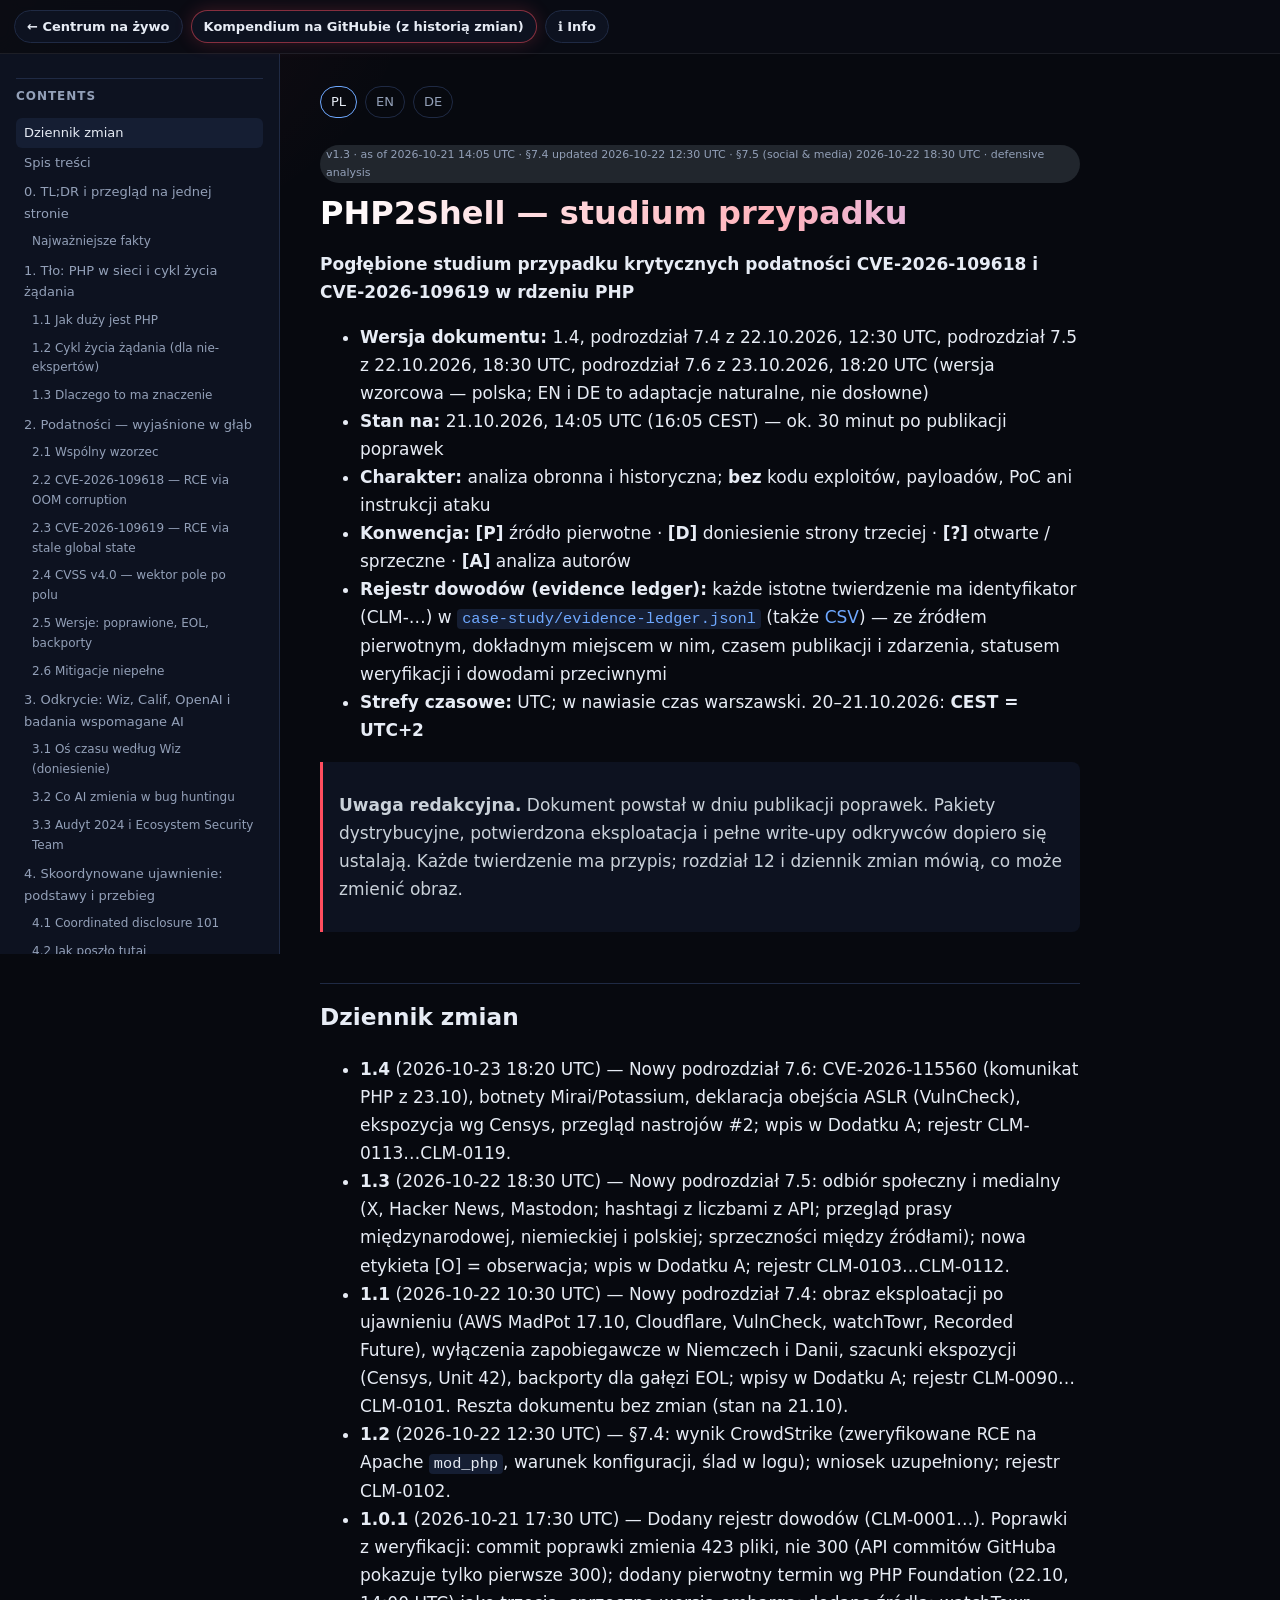
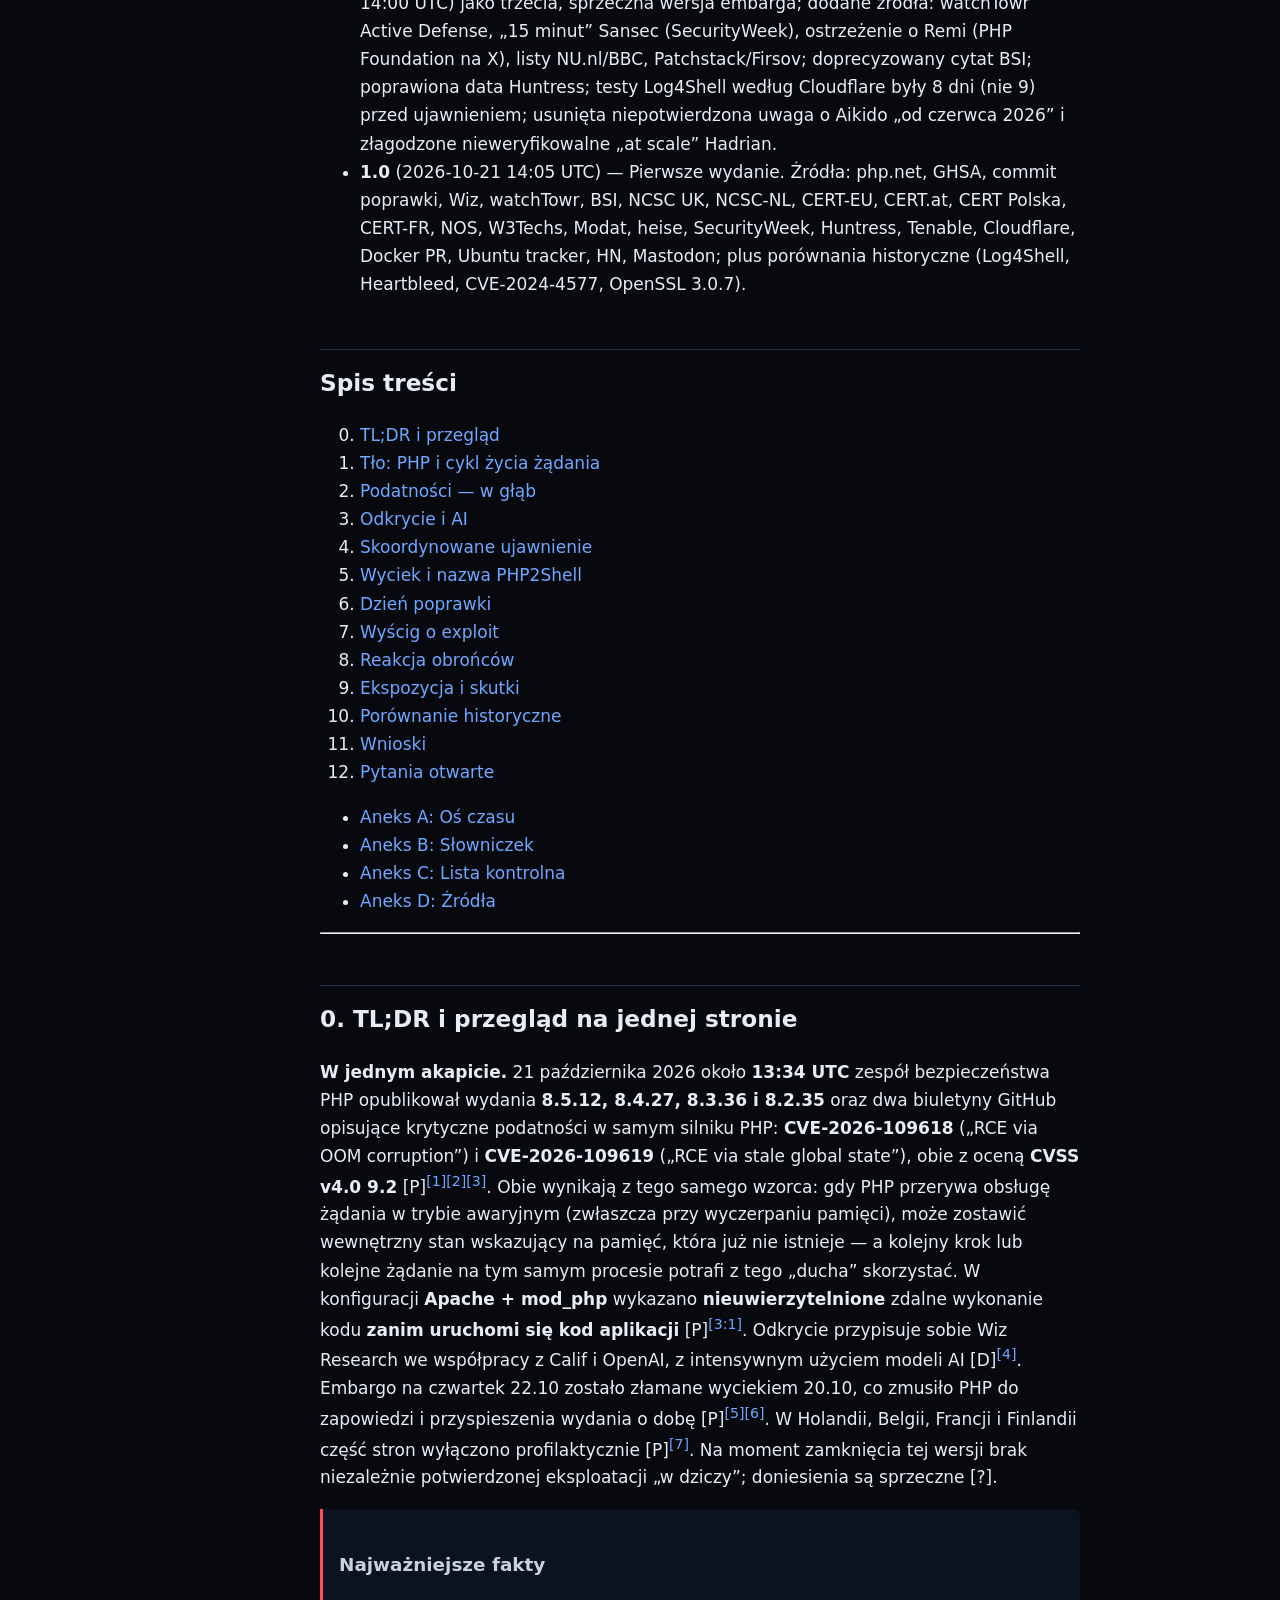
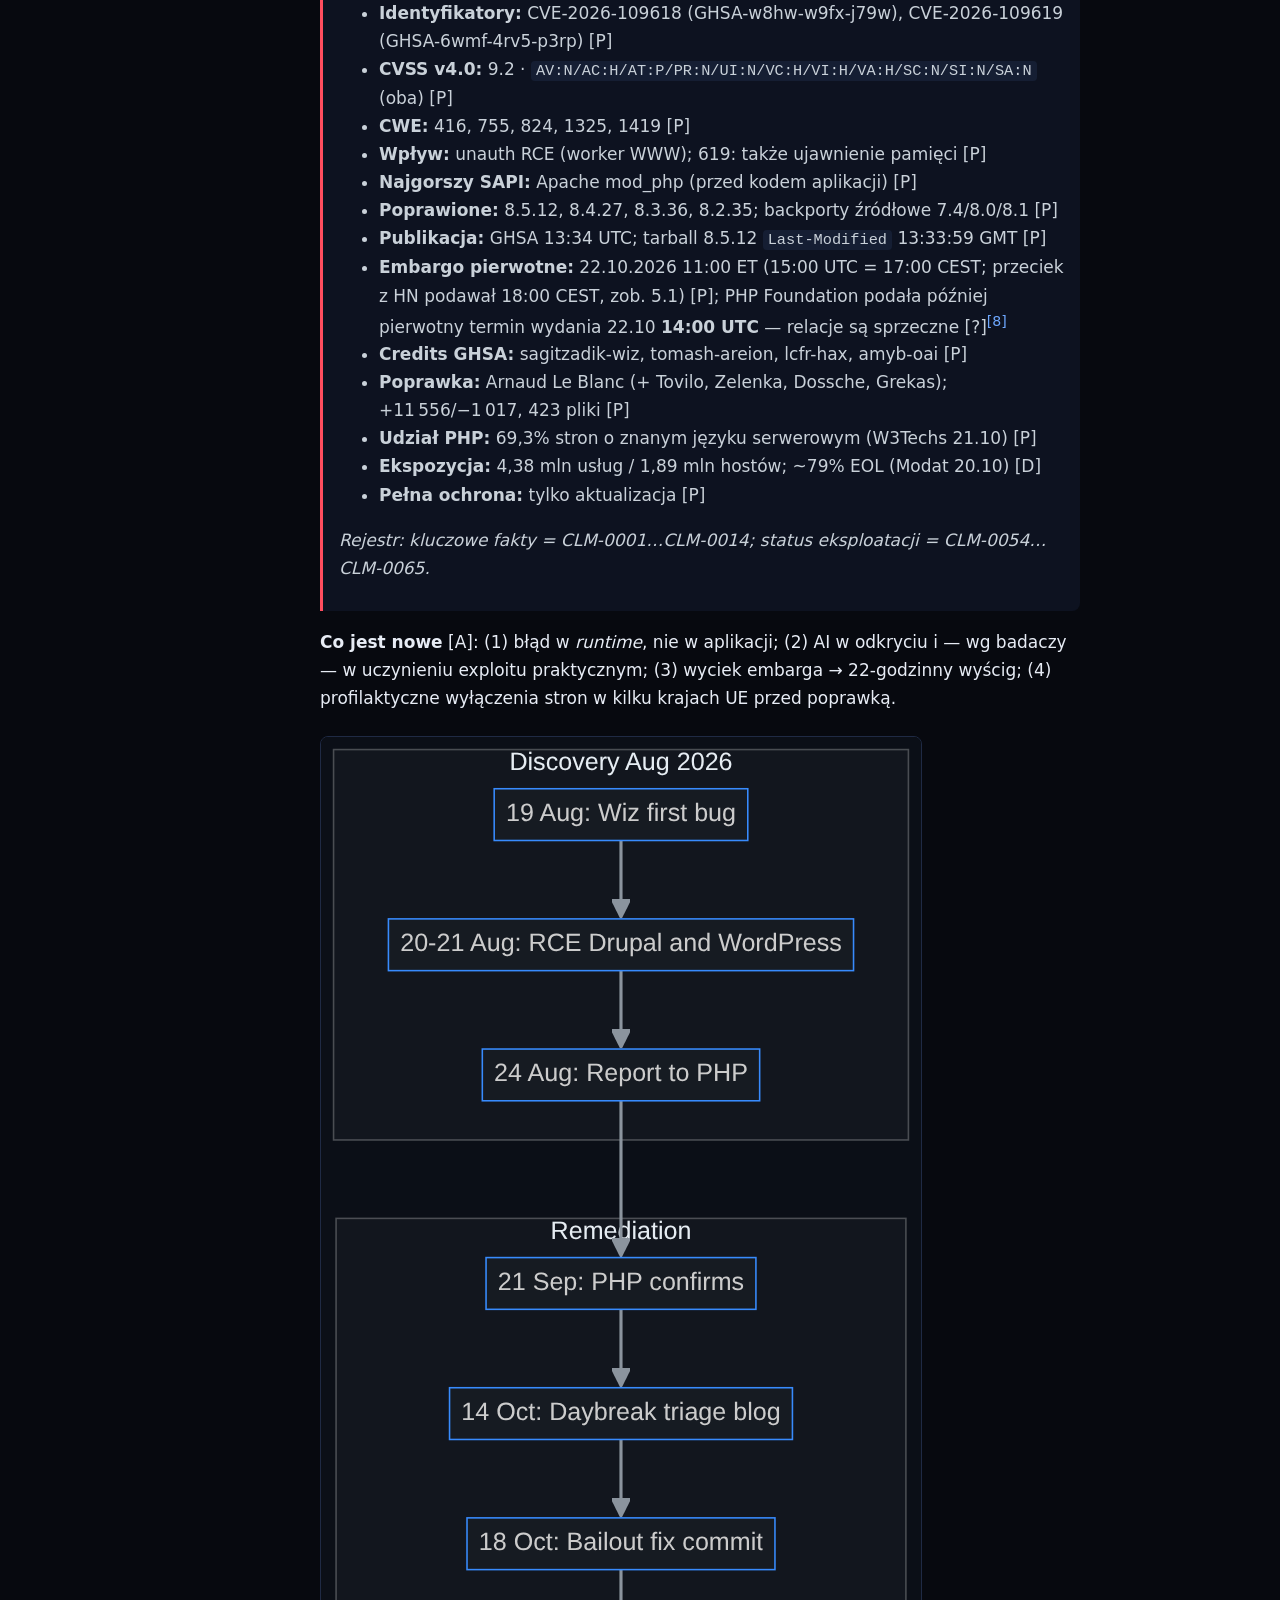
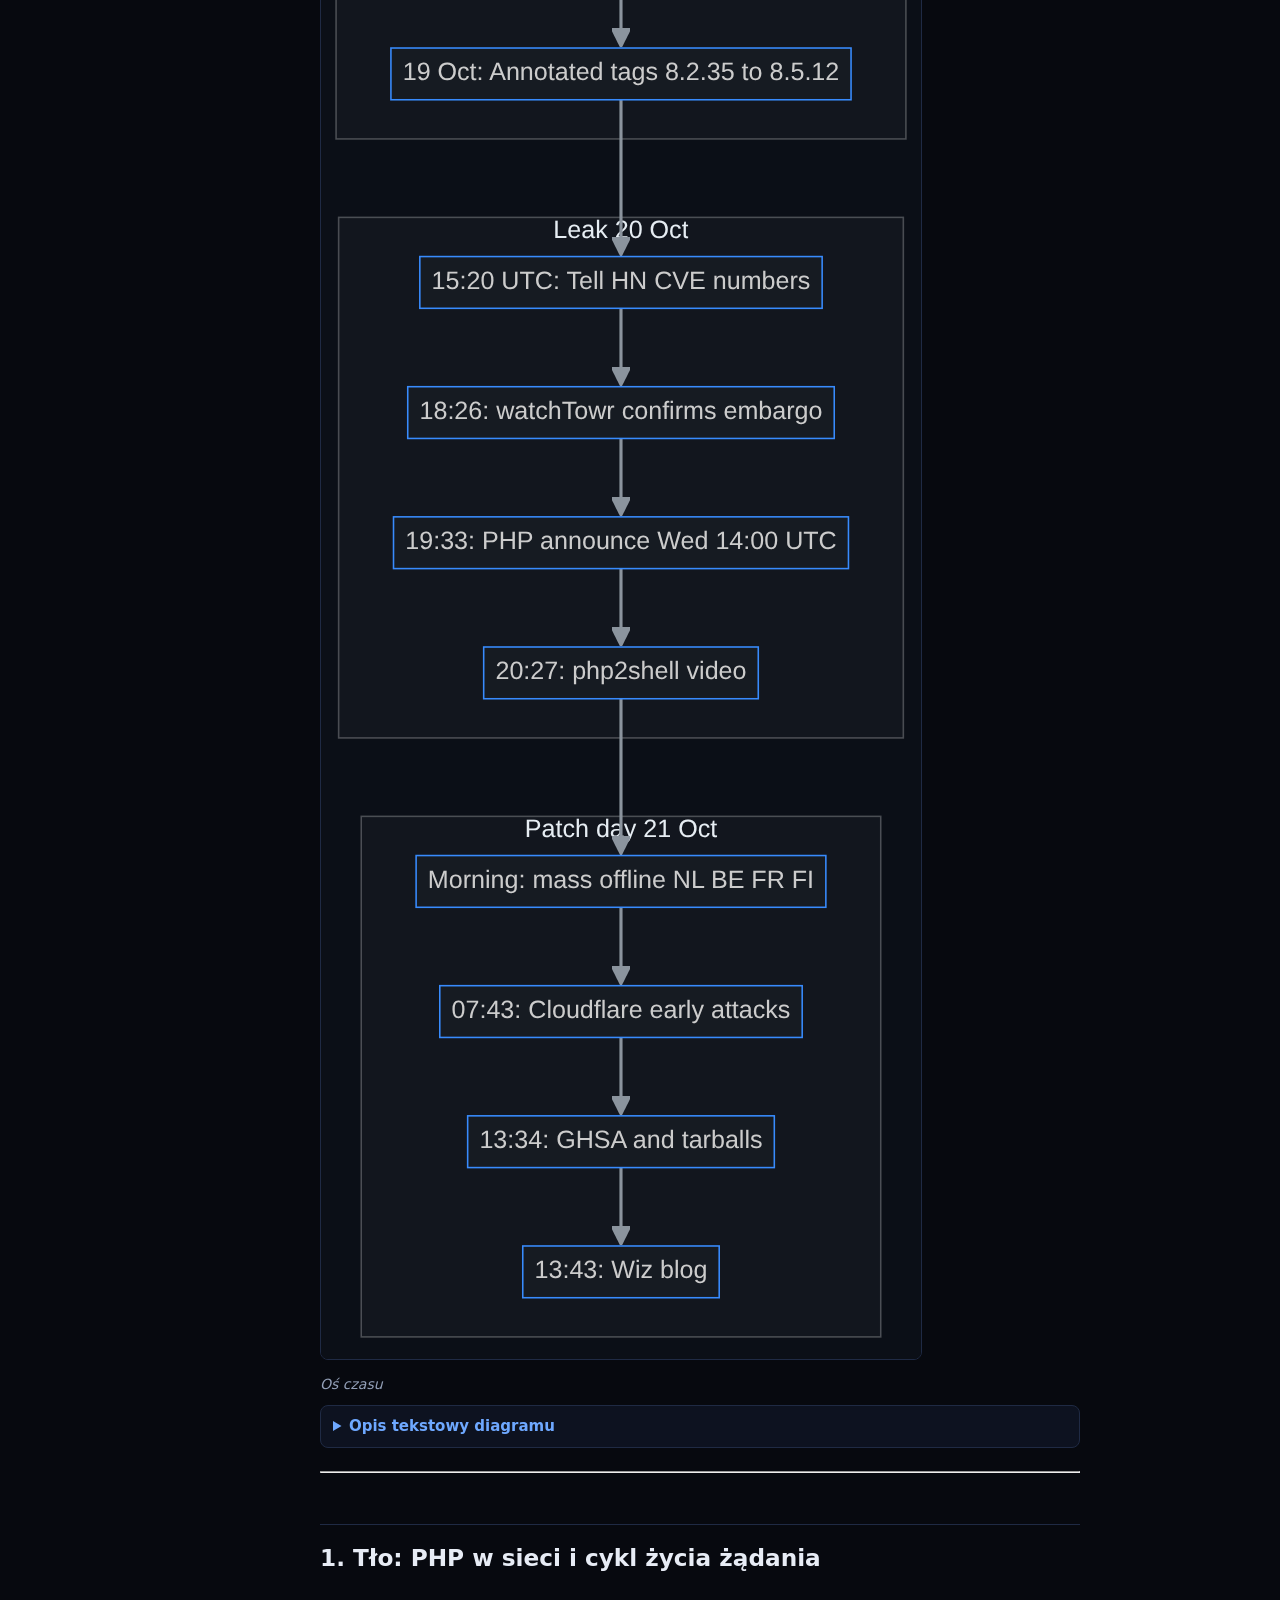
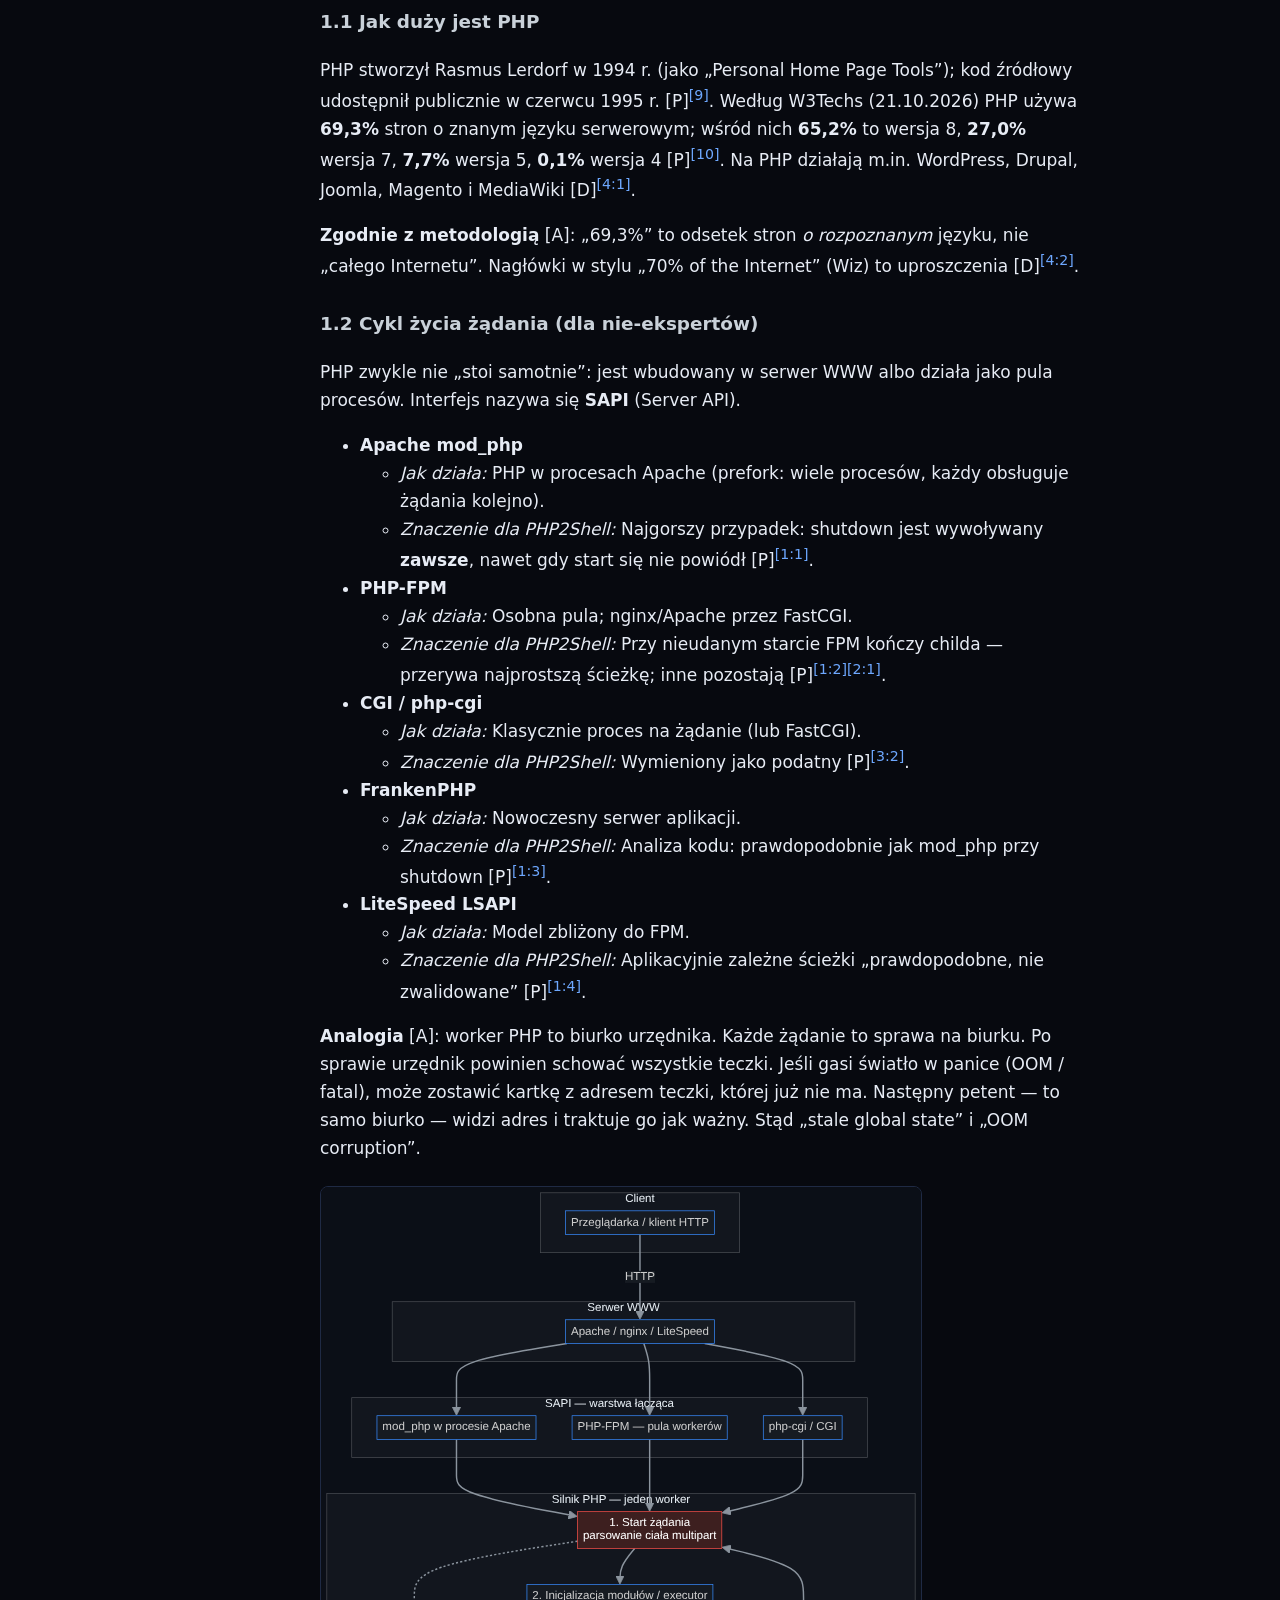
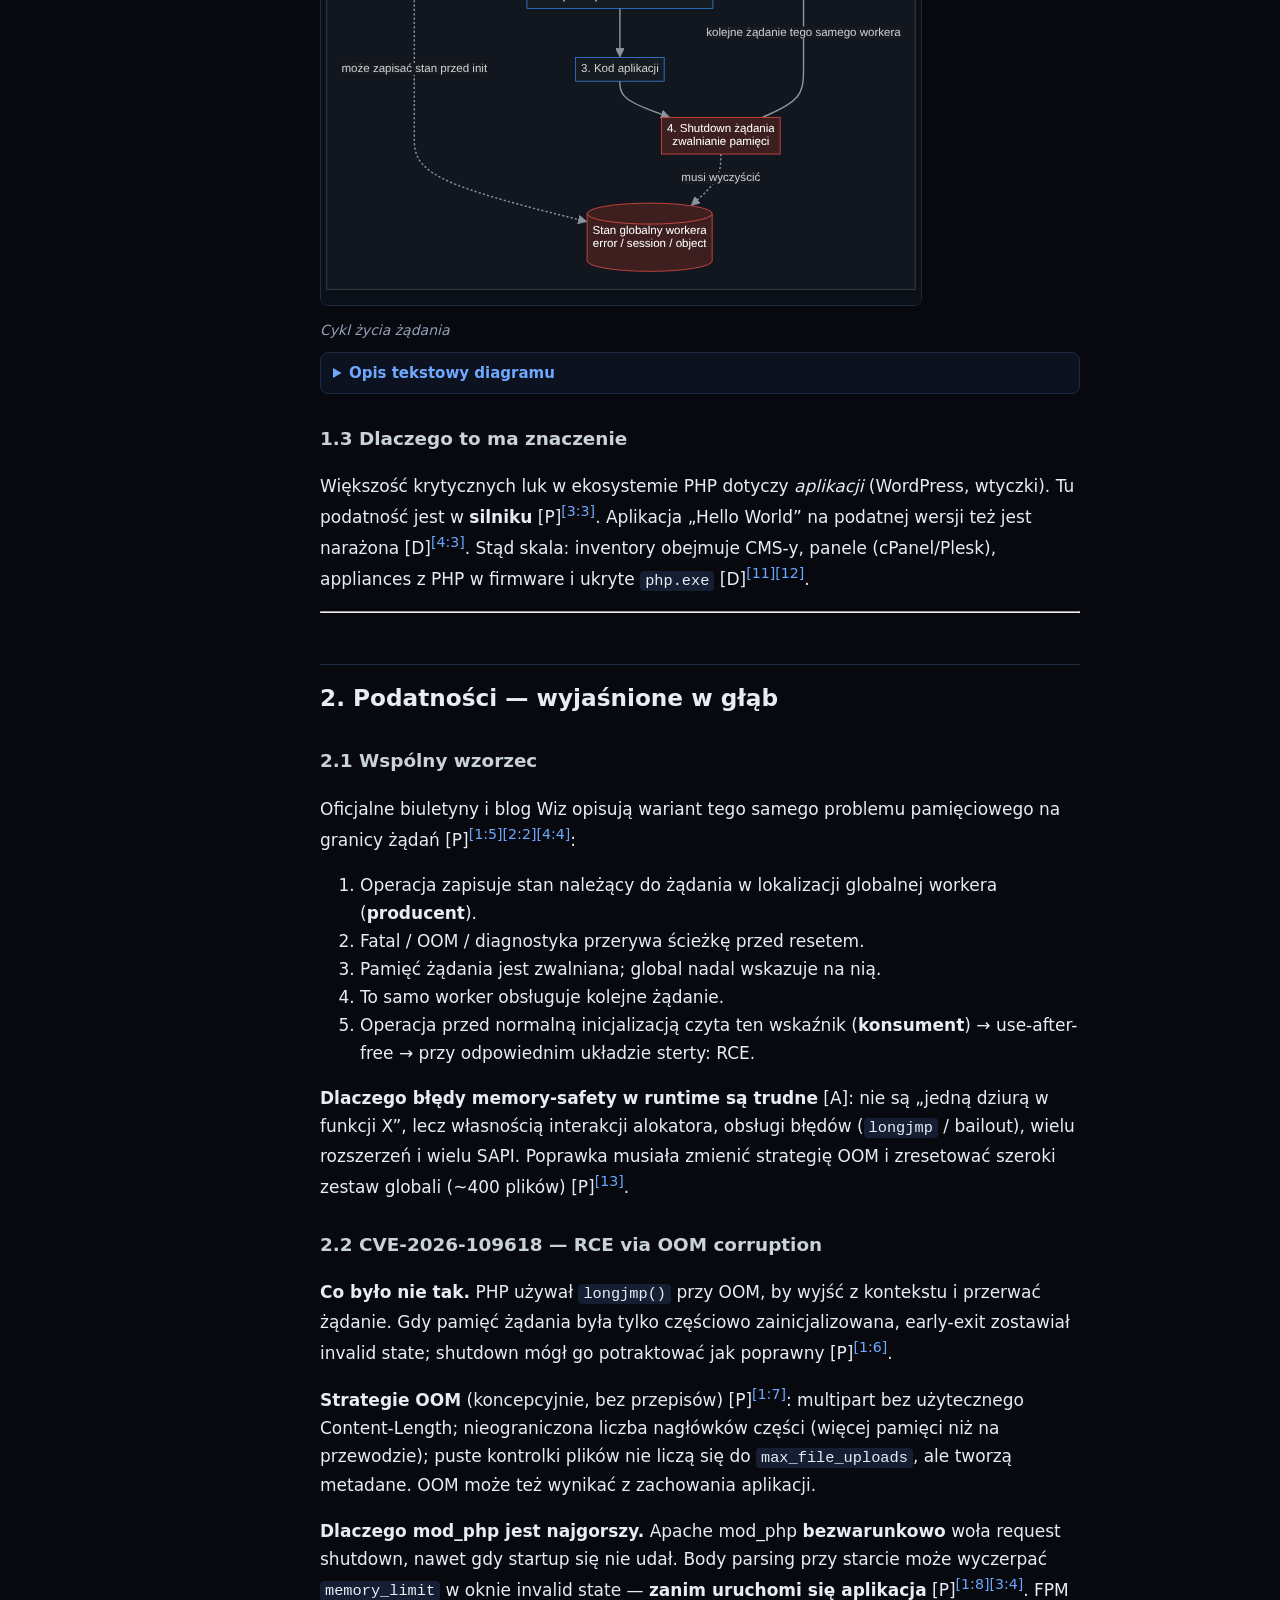
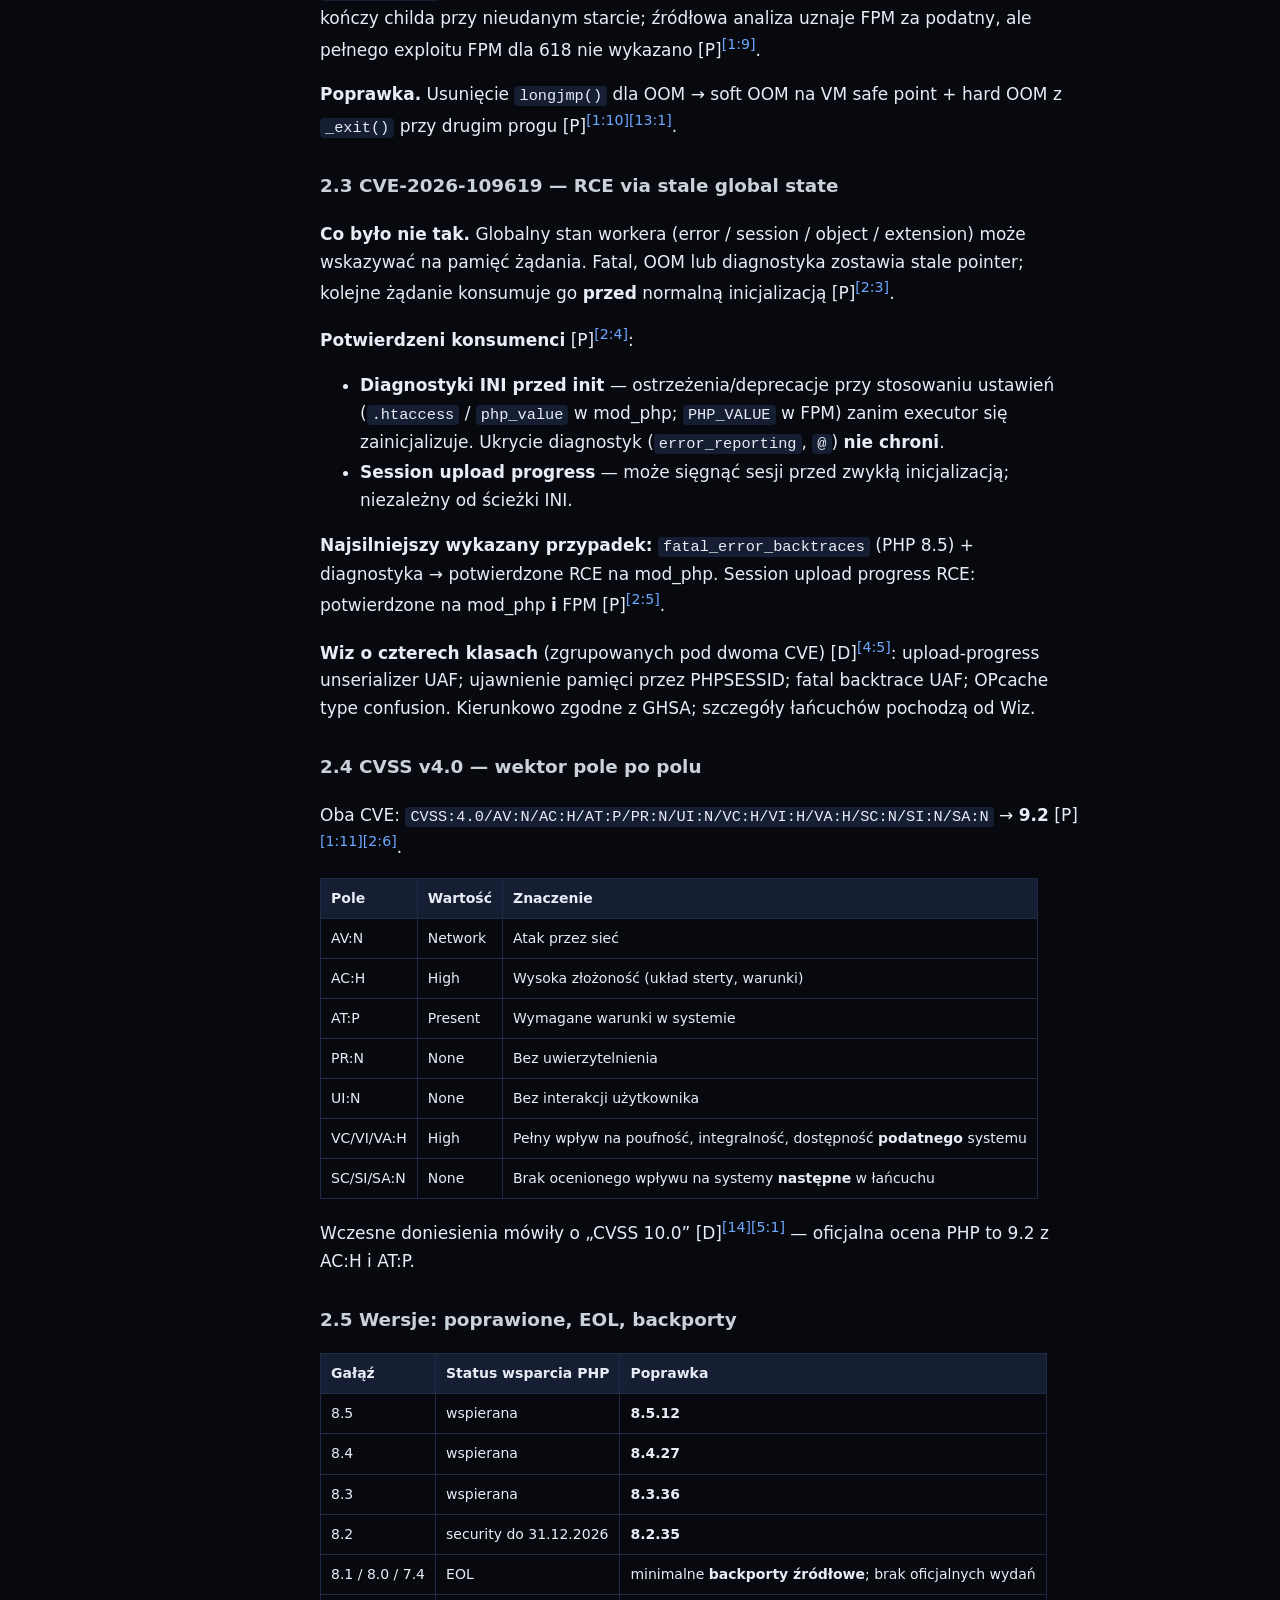
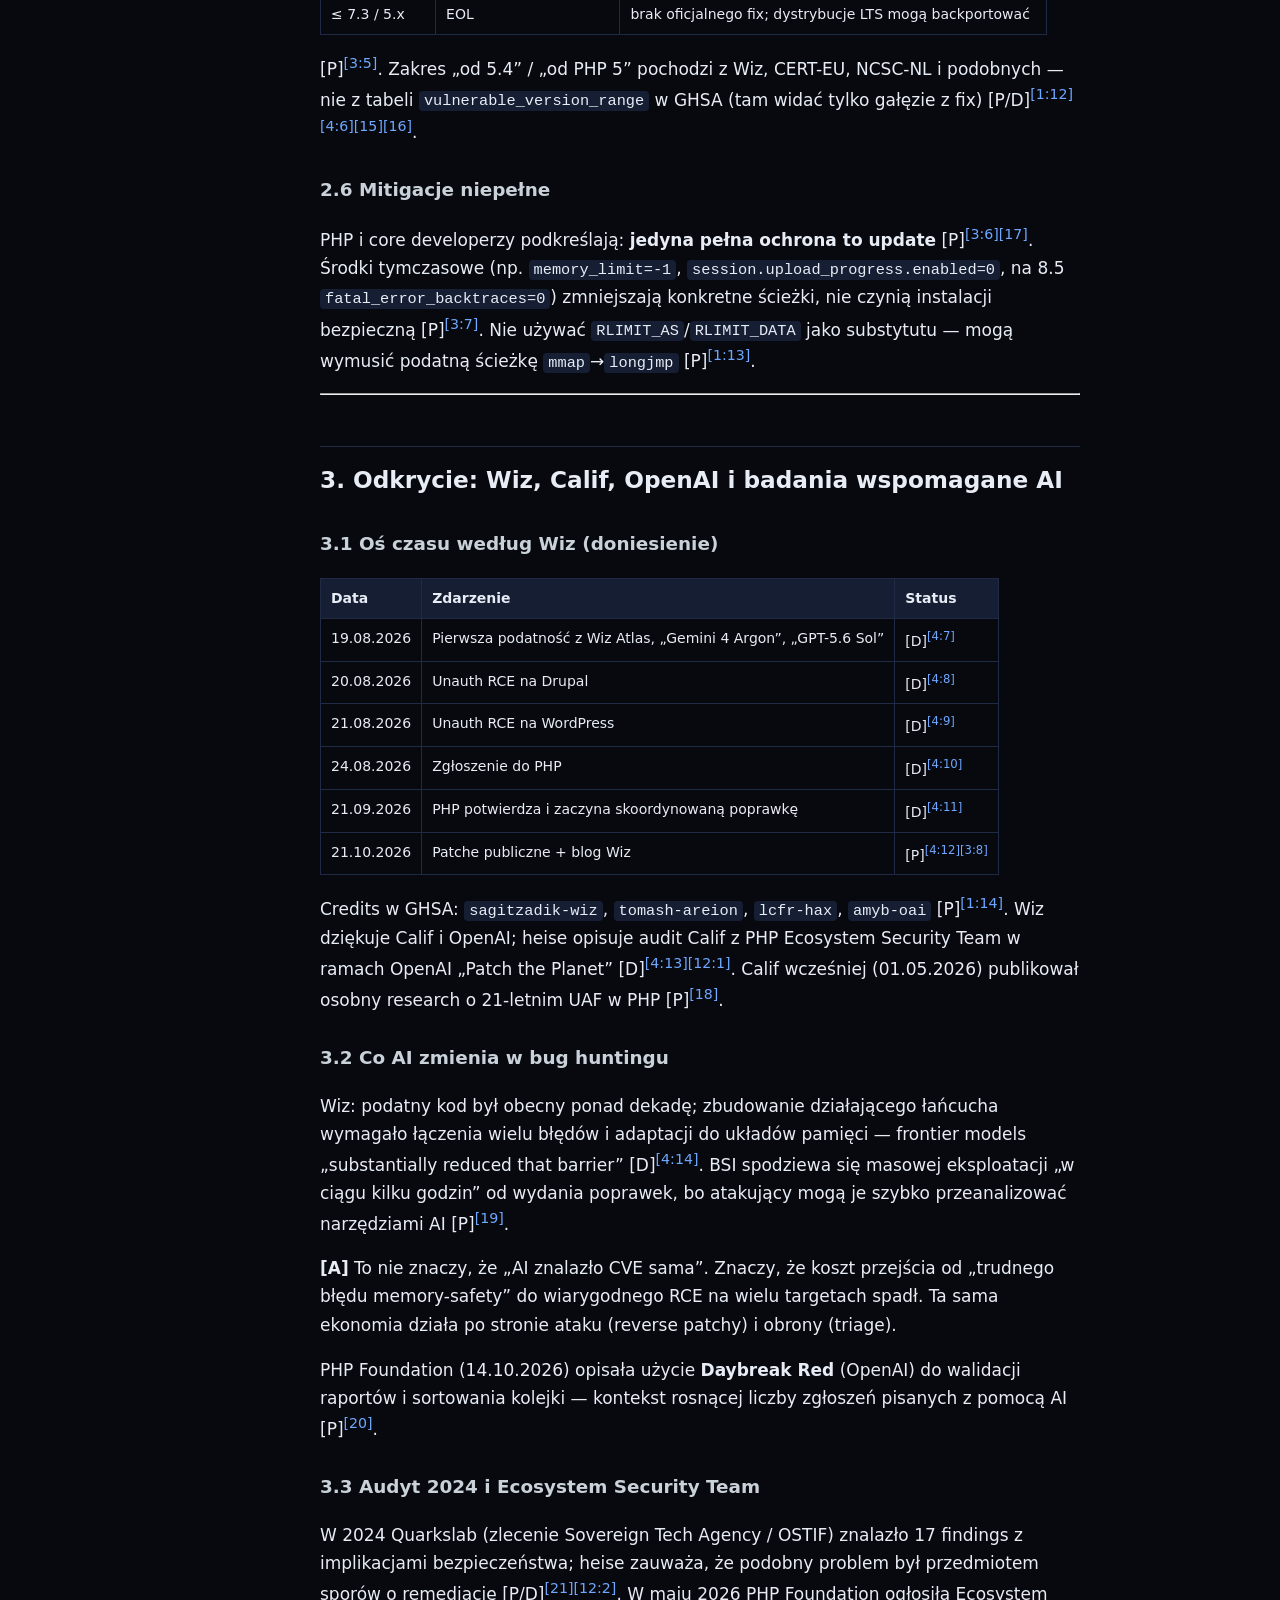
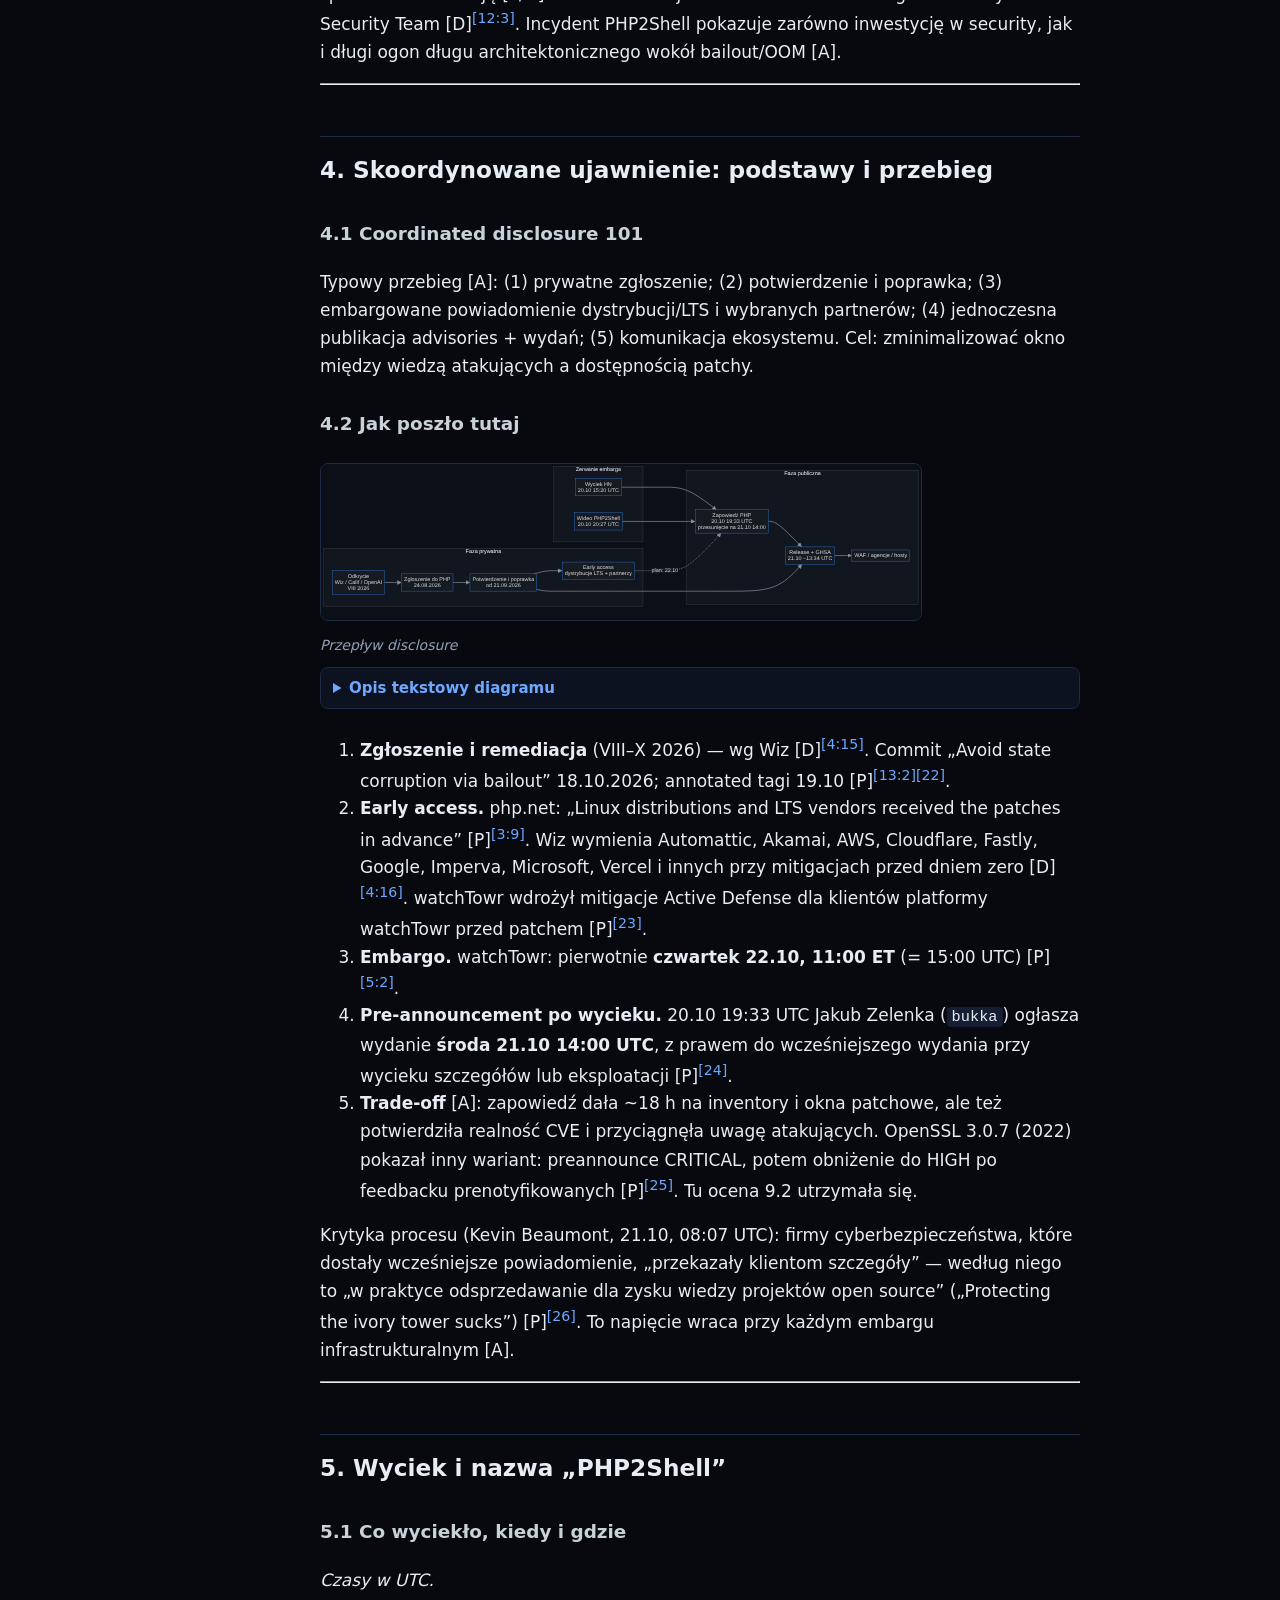
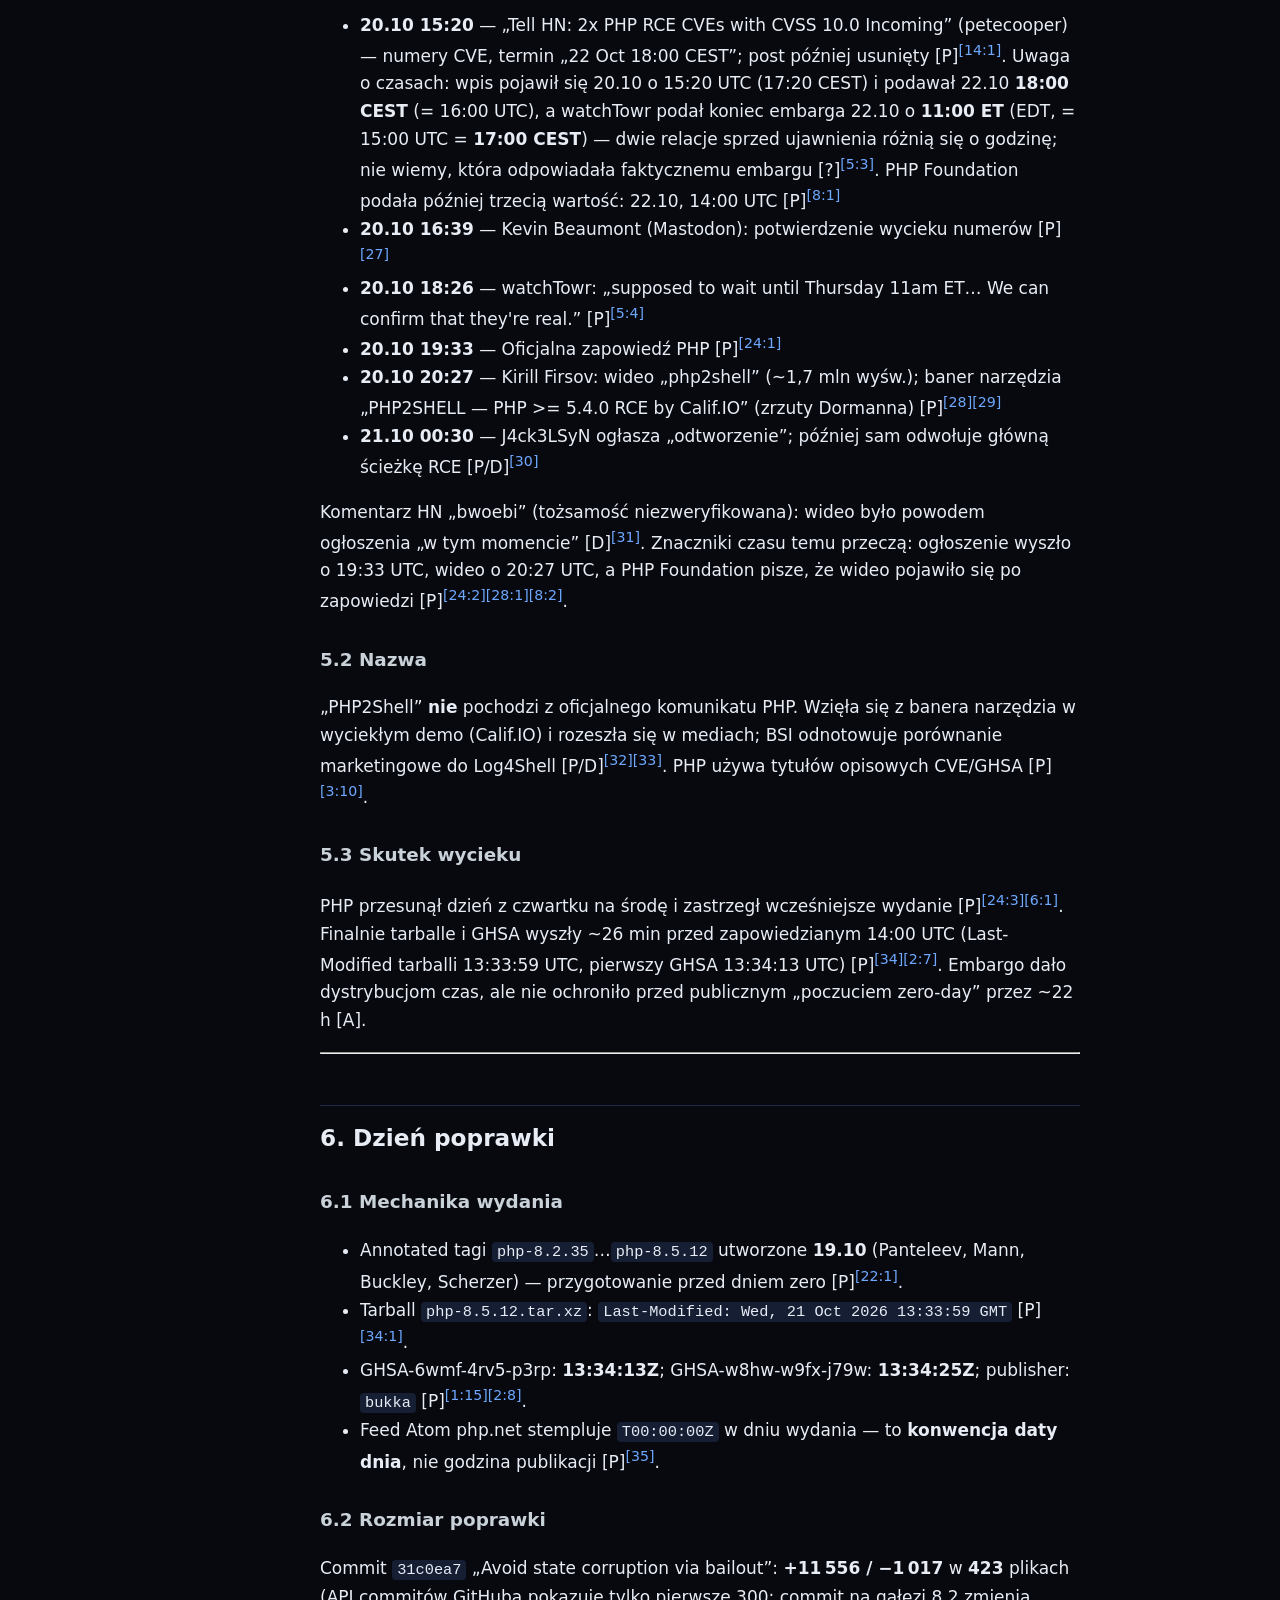
<file: bible/pl.html>
<!doctype html>
<html lang="pl">
<head>
<meta charset="utf-8">
<meta name="viewport" content="width=device-width, initial-scale=1">
<title>PHP2Shell — studium przypadku</title>
<meta name="description" content="Defensive historical case study of PHP2Shell CVE-2026-109618 CVE-2026-109619">
<style>
:root {
  --bg: #0b0f17; --bg2: #12161e; --bg3: #161b22; --text: #e6edf3; --muted: #8b949e;
  --link: #58a6ff; --accent: #f85149; --border: #30363d; --maxw: 760px; --tocw: 280px;
}
* { box-sizing: border-box; } html { scroll-behavior: smooth; }
body { margin: 0; background: var(--bg); color: var(--text);
  font: 17px/1.65 system-ui, -apple-system, "Segoe UI", Roboto, "Noto Sans", sans-serif; }
a { color: var(--link); text-decoration: none; } a:hover { text-decoration: underline; }
.progress { position: fixed; top: 0; left: 0; height: 3px; width: 0;
  background: linear-gradient(90deg, #f85149, #58a6ff); z-index: 100; }
.layout { display: grid; grid-template-columns: var(--tocw) 1fr; min-height: 100vh; }
.toc { position: sticky; top: 0; height: 100vh; overflow: auto; padding: 24px 16px;
  background: var(--bg2); border-right: 1px solid var(--border); font-size: 13px; }
.toc h2 { font-size: 12px; text-transform: uppercase; letter-spacing: .08em; color: var(--muted); margin: 0 0 12px; }
.toc a { display: block; padding: 4px 8px; border-radius: 6px; color: var(--muted); }
.toc a:hover, .toc a.active { background: var(--bg3); color: var(--text); text-decoration: none; }
.toc .l2 { padding-left: 16px; font-size: 12px; }
main { padding: 32px 40px 80px; max-width: calc(var(--maxw) + 80px); }
article { max-width: var(--maxw); }
h1 { font-size: 2rem; line-height: 1.2; margin: 0 0 8px; }
h2 { margin-top: 2.2em; padding-top: .6em; border-top: 1px solid var(--border); font-size: 1.45rem; }
h3 { margin-top: 1.6em; font-size: 1.15rem; color: #c9d1d9; }
blockquote { margin: 1em 0; padding: 12px 16px; border-left: 3px solid var(--accent);
  background: var(--bg2); border-radius: 0 8px 8px 0; color: #c9d1d9; }
table { width: 100%; border-collapse: collapse; font-size: 14px; margin: 1em 0; display: block; overflow-x: auto; }
th, td { border: 1px solid var(--border); padding: 8px 10px; text-align: left; vertical-align: top; }
th { background: var(--bg3); }
code, pre { font-family: ui-monospace, SFMono-Regular, Menlo, Consolas, monospace; font-size: .9em; }
code { background: var(--bg3); padding: 1px 5px; border-radius: 4px; }
pre { background: var(--bg3); padding: 14px; border-radius: 8px; overflow-x: auto; }
img { max-width: 100%; height: auto; border-radius: 8px; border: 1px solid var(--border); margin: 1em 0; background: #0b0f17; }
/* diagrams: figure + on-demand text description (a11y / LLM-readable) */
figure.diagram { margin: 1.4em 0; } figure.diagram img { margin: 0 0 .3em; }
figure.diagram figcaption { font-style: italic; color: var(--muted); font-size: 14px; }
details.dgtx { margin-top: .6em; padding: 8px 12px; background: var(--bg2); border: 1px solid var(--border); border-radius: 8px; font-size: 15px; overflow-wrap: anywhere; }
details.dgtx summary { cursor: pointer; color: var(--link); font-weight: 600; } details.dgtx ul { padding-left: 1.2em; } details.dgtx li { margin: .3em 0; }
details.dgsrc summary { color: var(--muted); font-weight: 400; font-size: 13px; } details.dgsrc pre { font-size: 12px; }
.footnotes { margin-top: 3em; padding-top: 1em; border-top: 1px solid var(--border); font-size: 13px; color: var(--muted); }
.fn-pop { position: absolute; z-index: 50; max-width: 340px; padding: 10px 12px;
  background: #1c2128; border: 1px solid var(--border); border-radius: 8px;
  box-shadow: 0 8px 24px rgba(0,0,0,.45); font-size: 13px; line-height: 1.45; color: var(--text); pointer-events: none; }
.badge { display: inline-block; font-size: 11px; padding: 1px 6px; border-radius: 999px; background: #21262d; color: var(--muted); }
.langbar { display: flex; gap: 8px; margin-bottom: 16px; font-size: 13px; }
.langbar a { padding: 4px 10px; border: 1px solid var(--border); border-radius: 999px; color: var(--muted); }
.langbar a.cur { border-color: var(--link); color: var(--text); }
@media (max-width: 900px) {
  .layout { grid-template-columns: 1fr; }
  .toc { position: relative; height: auto; max-height: 40vh; }
  main { padding: 20px 16px 64px; }
}
@media print {
  .progress, .toc, .langbar { display: none !important; }
  .layout { display: block; }
  body { background: #fff; color: #111; font-size: 11pt; }
  a { color: #111; }
  h2 { border-color: #ccc; }
  blockquote { background: #f5f5f5; }
}
/* tables: normal grid on desktop, stacked cards on phones (labels from data-label, added by md2html.mjs) */
article th, article td { overflow-wrap: break-word; word-break: normal; hyphens: auto; }
@media (max-width: 640px) {
  article table { display: block; border: 0; font-size: 15px; line-height: 1.5; overflow: visible; margin: 1em 0 1.4em; }
  article table thead { position: absolute; width: 1px; height: 1px; overflow: hidden; clip: rect(0 0 0 0); white-space: nowrap; }
  article table tbody, article table tr { display: block; }
  article table tr { margin: 0 0 10px; padding: 10px 14px; border: 1px solid var(--border); border-radius: 10px; background: var(--bg2); }
  article table td { display: block; border: 0; padding: 4px 0; }
  article table td + td { border-top: 1px solid rgba(255,255,255,.06); }
  article table td:first-child { font-weight: 700; font-size: 16px; color: var(--text); padding-bottom: 6px; }
  article table td[data-label]:not(:first-child) { position: relative; padding-left: calc(38% + 12px); min-height: 1.5em; }
  article table td[data-label]:not(:first-child)::before { content: attr(data-label); position: absolute; left: 0; top: 7px; width: 38%; font-size: 11px; font-weight: 600; letter-spacing: .04em; text-transform: uppercase; color: var(--muted); line-height: 1.35; }
  article table.kv td:first-child { font-size: 15px; }
  article ul, article ol { padding-left: 1.25em; }
  article li { margin: .3em 0; }
  article li > ul { margin: .2em 0 .4em; }
}
</style>
<link rel="icon" href="data:image/svg+xml,%3Csvg xmlns='http://www.w3.org/2000/svg' viewBox='0 0 32 32'%3E%3Crect width='32' height='32' rx='7' fill='%2307090f'/%3E%3Ccircle cx='16' cy='16' r='8' fill='%23ff4d5e'/%3E%3C/svg%3E">
<style id="live-theme">
:root{--bg:#07090f;--bg2:#0d1220;--bg3:#151e33;--text:#e7ecf5;--muted:#93a0b8;--link:#6ea8ff;--accent:#ff4d5e;--border:#1f2a44}
body{background:radial-gradient(900px 500px at -10% 0%,rgba(255,77,94,.10),transparent 60%),var(--bg);overflow-x:hidden}
.progress{background:linear-gradient(90deg,#ff4d5e,#a78bfa)}
h1{background:linear-gradient(90deg,#fff,#ffb3bb 60%,#c9b8ff);-webkit-background-clip:text;background-clip:text;color:transparent}
.livebar{display:flex;flex-wrap:wrap;gap:8px;margin:0 0 14px;font-size:13px}
.livebar a{padding:5px 12px;border-radius:999px;border:1px solid var(--border);background:var(--bg2);color:var(--text);font-weight:600}
.livebar.top{position:sticky;top:0;z-index:50;margin:0;padding:10px 14px;background:rgba(10,12,20,.92);backdrop-filter:blur(10px);border-bottom:1px solid rgba(255,255,255,.08)}
@media(max-width:900px){.toc{max-height:32vh;overflow:auto}}
.livebar a.pdf{border-color:rgba(255,77,94,.5);box-shadow:0 0 18px rgba(255,77,94,.2)}
main,article{min-width:0;overflow-wrap:anywhere}
@media print{.livebar{display:none!important}}
</style>
<!-- seo:live-center -->
<link rel="canonical" href="https://akirapl.github.io/php2shell/bible/pl.html">
<link rel="alternate" hreflang="pl" href="https://akirapl.github.io/php2shell/bible/pl.html">
<link rel="alternate" hreflang="en" href="https://akirapl.github.io/php2shell/bible/en.html">
<link rel="alternate" hreflang="de" href="https://akirapl.github.io/php2shell/bible/de.html">
<link rel="alternate" hreflang="x-default" href="https://akirapl.github.io/php2shell/bible/en.html">
<link rel="alternate" type="application/atom+xml" hreflang="en" title="PHP2Shell — timeline (EN)" href="https://akirapl.github.io/php2shell/feed.xml">
<link rel="alternate" type="application/atom+xml" hreflang="pl" title="PHP2Shell — oś czasu (PL)" href="https://akirapl.github.io/php2shell/feed-pl.xml">
<link rel="alternate" type="application/atom+xml" hreflang="de" title="PHP2Shell — Chronik (DE)" href="https://akirapl.github.io/php2shell/feed-de.xml">
<meta property="og:type" content="article">
<meta property="og:site_name" content="PHP2Shell live center">
<meta property="og:title" content="Kompendium PHP2Shell — pełne case study">
<meta property="og:description" content="Długa analiza PHP2Shell (CVE-2026-109618/109619): tło, przyczyny na poziomie advisory, ujawnienie i przeciek, dzień łatki, reakcje, lekcje.">
<meta property="og:url" content="https://akirapl.github.io/php2shell/bible/pl.html">
<meta property="og:image" content="https://akirapl.github.io/php2shell/assets/og-image.png">
<meta property="og:image:secure_url" content="https://akirapl.github.io/php2shell/assets/og-image.png">
<meta property="og:image:type" content="image/png">
<meta property="og:image:width" content="1200">
<meta property="og:image:height" content="630">
<meta property="og:image:alt" content="PHP2Shell — live center. CVE-2026-109618, CVE-2026-109619. Patched: 8.5.12 / 8.4.27 / 8.3.36 / 8.2.35. PL · EN · DE">
<meta property="og:locale" content="pl_PL">
<meta property="og:locale:alternate" content="en_GB">
<meta property="og:locale:alternate" content="de_DE">
<meta name="twitter:card" content="summary_large_image">
<meta name="twitter:title" content="Kompendium PHP2Shell — pełne case study">
<meta name="twitter:description" content="Długa analiza PHP2Shell (CVE-2026-109618/109619): tło, przyczyny na poziomie advisory, ujawnienie i przeciek, dzień łatki, reakcje, lekcje.">
<meta name="twitter:image" content="https://akirapl.github.io/php2shell/assets/og-image.png">
<meta name="twitter:image:alt" content="PHP2Shell — live center: CVE-2026-109618 / CVE-2026-109619, patched versions, PL · EN · DE">
</head>
<body><div class="livebar top"><a href="../?lang=pl">← Centrum na żywo</a><a class="pdf" href="https://github.com/Akirapl/php2shell/blob/main/case-study/pl.md" target="_blank" rel="noopener">Kompendium na GitHubie (z historią zmian)</a><a href="../info.html?lang=pl">ℹ️ Info</a></div>
<div class="progress" aria-hidden="true"></div>
<div class="layout">
<nav class="toc"><h2>Contents</h2>
<a class="l1" href="#dziennik-zmian">Dziennik zmian</a>
<a class="l1" href="#spis-treści">Spis treści</a>
<a class="l1" href="#0-tldr-i-przegląd-na-jednej-stronie">0. TL;DR i przegląd na jednej stronie</a>
<a class="l2" href="#najważniejsze-fakty">Najważniejsze fakty</a>
<a class="l1" href="#1-tło-php-w-sieci-i-cykl-życia-żądania">1. Tło: PHP w sieci i cykl życia żądania</a>
<a class="l2" href="#11-jak-duży-jest-php">1.1 Jak duży jest PHP</a>
<a class="l2" href="#12-cykl-życia-żądania-dla-nie-ekspertów">1.2 Cykl życia żądania (dla nie-ekspertów)</a>
<a class="l2" href="#13-dlaczego-to-ma-znaczenie">1.3 Dlaczego to ma znaczenie</a>
<a class="l1" href="#2-podatności-wyjaśnione-w-głąb">2. Podatności — wyjaśnione w głąb</a>
<a class="l2" href="#21-wspólny-wzorzec">2.1 Wspólny wzorzec</a>
<a class="l2" href="#22-cve-2026-109618-rce-via-oom-corruption">2.2 CVE-2026-109618 — RCE via OOM corruption</a>
<a class="l2" href="#23-cve-2026-109619-rce-via-stale-global-state">2.3 CVE-2026-109619 — RCE via stale global state</a>
<a class="l2" href="#24-cvss-v40-wektor-pole-po-polu">2.4 CVSS v4.0 — wektor pole po polu</a>
<a class="l2" href="#25-wersje-poprawione-eol-backporty">2.5 Wersje: poprawione, EOL, backporty</a>
<a class="l2" href="#26-mitigacje-niepełne">2.6 Mitigacje niepełne</a>
<a class="l1" href="#3-odkrycie-wiz-calif-openai-i-badania-wspomagane-ai">3. Odkrycie: Wiz, Calif, OpenAI i badania wspomagane AI</a>
<a class="l2" href="#31-oś-czasu-według-wiz-doniesienie">3.1 Oś czasu według Wiz (doniesienie)</a>
<a class="l2" href="#32-co-ai-zmienia-w-bug-huntingu">3.2 Co AI zmienia w bug huntingu</a>
<a class="l2" href="#33-audyt-2024-i-ecosystem-security-team">3.3 Audyt 2024 i Ecosystem Security Team</a>
<a class="l1" href="#4-skoordynowane-ujawnienie-podstawy-i-przebieg">4. Skoordynowane ujawnienie: podstawy i przebieg</a>
<a class="l2" href="#41-coordinated-disclosure-101">4.1 Coordinated disclosure 101</a>
<a class="l2" href="#42-jak-poszło-tutaj">4.2 Jak poszło tutaj</a>
<a class="l1" href="#5-wyciek-i-nazwa-php2shell">5. Wyciek i nazwa „PHP2Shell”</a>
<a class="l2" href="#51-co-wyciekło-kiedy-i-gdzie">5.1 Co wyciekło, kiedy i gdzie</a>
<a class="l2" href="#52-nazwa">5.2 Nazwa</a>
<a class="l2" href="#53-skutek-wycieku">5.3 Skutek wycieku</a>
<a class="l1" href="#6-dzień-poprawki">6. Dzień poprawki</a>
<a class="l2" href="#61-mechanika-wydania">6.1 Mechanika wydania</a>
<a class="l2" href="#62-rozmiar-poprawki">6.2 Rozmiar poprawki</a>
<a class="l2" href="#63-patch-released-patched">6.3 „Patch released” ≠ „patched”</a>
<a class="l1" href="#7-wyścig-o-exploit">7. Wyścig o exploit</a>
<a class="l2" href="#71-jak-atakujący-czytają-poprawki-koncepcyjnie">7.1 Jak atakujący „czytają” poprawki (koncepcyjnie)</a>
<a class="l2" href="#72-fałszywe-i-odwołane-poc-sygnał-vs-szum">7.2 Fałszywe i odwołane PoC — sygnał vs szum</a>
<a class="l2" href="#73-telemetria-eksploatacji-rozbieżna">7.3 Telemetria eksploatacji (rozbieżna)</a>
<a class="l2" href="#74-po-ujawnieniu-próby-ataków-brak-potwierdzonych-włamań-stan-na-22102026-1030-utc">7.4 Po ujawnieniu: próby ataków, brak potwierdzonych włamań (stan na 22.10.2026, 10:30 UTC)</a>
<a class="l2" href="#75-odbiór-społeczny-i-medialny-stan-na-22102026-1830-utc">7.5 Odbiór społeczny i medialny (stan na 22.10.2026, 18:30 UTC)</a>
<a class="l2" href="#76-dzień-trzeci-nowa-luka-botnety-przegląd-nastrojów-2-stan-na-23102026-1820-utc">7.6 Dzień trzeci: nowa luka, botnety, przegląd nastrojów #2 (stan na 23.10.2026, 18:20 UTC)</a>
<a class="l1" href="#8-reakcja-obrońców">8. Reakcja obrońców</a>
<a class="l2" href="#81-agencje">8.1 Agencje</a>
<a class="l2" href="#82-waf-hosty-cms">8.2 WAF, hosty, CMS</a>
<a class="l2" href="#83-holenderska-i-sąsiednia-fala-wyłączeń">8.3 Holenderska (i sąsiednia) fala wyłączeń</a>
<a class="l1" href="#9-ekspozycja-i-skutki">9. Ekspozycja i skutki</a>
<a class="l2" href="#91-co-wiemy">9.1 Co wiemy</a>
<a class="l2" href="#92-czego-nie-wiemy">9.2 Czego nie wiemy</a>
<a class="l1" href="#10-porównanie-historyczne">10. Porównanie historyczne</a>
<a class="l1" href="#11-wnioski">11. Wnioski</a>
<a class="l2" href="#dla-developerów-aplikacji">Dla developerów aplikacji</a>
<a class="l2" href="#dla-ops-sre">Dla ops / SRE</a>
<a class="l2" href="#dla-maintainerów-oss">Dla maintainerów OSS</a>
<a class="l2" href="#dla-rządów-cert">Dla rządów / CERT</a>
<a class="l2" href="#dla-mediów">Dla mediów</a>
<a class="l1" href="#12-pytania-otwarte-i-co-zaktualizuje-ten-dokument">12. Pytania otwarte i co zaktualizuje ten dokument</a>
<a class="l1" href="#aneks-a-pełna-oś-czasu">Aneks A: Pełna oś czasu</a>
<a class="l1" href="#aneks-b-słowniczek">Aneks B: Słowniczek</a>
<a class="l1" href="#aneks-c-lista-kontrolna-dla-obrońców">Aneks C: Lista kontrolna dla obrońców</a>
<a class="l1" href="#aneks-d-źródła">Aneks D: Źródła</a>
<a class="l2" href="#pierwotne">Pierwotne</a>
<a class="l2" href="#odkrycie-research">Odkrycie / research</a>
<a class="l2" href="#agencje-i-media">Agencje i media</a>
<a class="l2" href="#historyczne">Historyczne</a>
<a class="l2" href="#aktualizacja-22102026-74">Aktualizacja 22.10.2026 (§7.4)</a>
<a class="l2" href="#aktualizacja-22102026-wieczór-75">Aktualizacja 22.10.2026 wieczór (§7.5)</a>
<a class="l2" href="#aktualizacja-23102026-wieczór-76">Aktualizacja 23.10.2026 wieczór (§7.6)</a>
</nav>
<main>
<div class="langbar"><a href="pl.html" class="cur">PL</a><a href="en.html" class="">EN</a><a href="de.html" class="">DE</a></div>
<article>
<p class="badge">v1.3 · as of 2026-10-21 14:05 UTC · §7.4 updated 2026-10-22 12:30 UTC · §7.5 (social & media) 2026-10-22 18:30 UTC · defensive analysis</p>
<h1>PHP2Shell — studium przypadku</h1>
<p><strong>Pogłębione studium przypadku krytycznych podatności CVE-2026-109618 i CVE-2026-109619 w rdzeniu PHP</strong></p>
<ul>
<li><strong>Wersja dokumentu:</strong> 1.4, podrozdział 7.4 z 22.10.2026, 12:30 UTC, podrozdział 7.5 z 22.10.2026, 18:30 UTC, podrozdział 7.6 z 23.10.2026, 18:20 UTC (wersja wzorcowa — polska; EN i DE to adaptacje naturalne, nie dosłowne)</li>
<li><strong>Stan na:</strong> 21.10.2026, 14:05 UTC (16:05 CEST) — ok. 30 minut po publikacji poprawek</li>
<li><strong>Charakter:</strong> analiza obronna i historyczna; <strong>bez</strong> kodu exploitów, payloadów, PoC ani instrukcji ataku</li>
<li><strong>Konwencja:</strong> <strong>[P]</strong> źródło pierwotne · <strong>[D]</strong> doniesienie strony trzeciej · <strong>[?]</strong> otwarte / sprzeczne · <strong>[A]</strong> analiza autorów</li>
<li><strong>Rejestr dowodów (evidence ledger):</strong> każde istotne twierdzenie ma identyfikator (CLM-…) w <a href="https://github.com/Akirapl/php2shell/blob/main/case-study/evidence-ledger.jsonl"><code>case-study/evidence-ledger.jsonl</code></a> (także <a href="https://github.com/Akirapl/php2shell/blob/main/case-study/evidence-ledger.csv">CSV</a>) — ze źródłem pierwotnym, dokładnym miejscem w nim, czasem publikacji i zdarzenia, statusem weryfikacji i dowodami przeciwnymi</li>
<li><strong>Strefy czasowe:</strong> UTC; w nawiasie czas warszawski. 20–21.10.2026: <strong>CEST = UTC+2</strong></li>
</ul>
<blockquote>
<p><strong>Uwaga redakcyjna.</strong> Dokument powstał w dniu publikacji poprawek. Pakiety dystrybucyjne, potwierdzona eksploatacja i pełne write-upy odkrywców dopiero się ustalają. Każde twierdzenie ma przypis; rozdział 12 i dziennik zmian mówią, co może zmienić obraz.</p>
</blockquote>
<h2 id="dziennik-zmian">Dziennik zmian</h2>
<ul>
<li><strong>1.4</strong> (2026-10-23 18:20 UTC) — Nowy podrozdział 7.6: CVE-2026-115560 (komunikat PHP z 23.10), botnety Mirai/Potassium, deklaracja obejścia ASLR (VulnCheck), ekspozycja wg Censys, przegląd nastrojów #2; wpis w Dodatku A; rejestr CLM-0113…CLM-0119.</li>
<li><strong>1.3</strong> (2026-10-22 18:30 UTC) — Nowy podrozdział 7.5: odbiór społeczny i medialny (X, Hacker News, Mastodon; hashtagi z liczbami z API; przegląd prasy międzynarodowej, niemieckiej i polskiej; sprzeczności między źródłami); nowa etykieta [O] = obserwacja; wpis w Dodatku A; rejestr CLM-0103…CLM-0112.</li>
<li><strong>1.1</strong> (2026-10-22 10:30 UTC) — Nowy podrozdział 7.4: obraz eksploatacji po ujawnieniu (AWS MadPot 17.10, Cloudflare, VulnCheck, watchTowr, Recorded Future), wyłączenia zapobiegawcze w Niemczech i Danii, szacunki ekspozycji (Censys, Unit 42), backporty dla gałęzi EOL; wpisy w Dodatku A; rejestr CLM-0090…CLM-0101. Reszta dokumentu bez zmian (stan na 21.10).</li>
<li><strong>1.2</strong> (2026-10-22 12:30 UTC) — §7.4: wynik CrowdStrike (zweryfikowane RCE na Apache <code>mod_php</code>, warunek konfiguracji, ślad w logu); wniosek uzupełniony; rejestr CLM-0102.</li>
<li><strong>1.0.1</strong> (2026-10-21 17:30 UTC) — Dodany rejestr dowodów (CLM-0001…). Poprawki z weryfikacji: commit poprawki zmienia 423 pliki, nie 300 (API commitów GitHuba pokazuje tylko pierwsze 300); dodany pierwotny termin wg PHP Foundation (22.10, 14:00 UTC) jako trzecia, sprzeczna wersja embarga; dodane źródła: watchTowr Active Defense, „15 minut” Sansec (SecurityWeek), ostrzeżenie o Remi (PHP Foundation na X), listy NU.nl/BBC, Patchstack/Firsov; doprecyzowany cytat BSI; poprawiona data Huntress; testy Log4Shell według Cloudflare były 8 dni (nie 9) przed ujawnieniem; usunięta niepotwierdzona uwaga o Aikido „od czerwca 2026” i złagodzone nieweryfikowalne „at scale” Hadrian.</li>
<li><strong>1.0</strong> (2026-10-21 14:05 UTC) — Pierwsze wydanie. Źródła: php.net, GHSA, commit poprawki, Wiz, watchTowr, BSI, NCSC UK, NCSC-NL, CERT-EU, CERT.at, CERT Polska, CERT-FR, NOS, W3Techs, Modat, heise, SecurityWeek, Huntress, Tenable, Cloudflare, Docker PR, Ubuntu tracker, HN, Mastodon; plus porównania historyczne (Log4Shell, Heartbleed, CVE-2024-4577, OpenSSL 3.0.7).</li>
</ul>
<h2 id="spis-treści">Spis treści</h2>
<ol start="0">
<li><a href="#0-tldr-i-przeglad-na-jednej-stronie">TL;DR i przegląd</a></li>
<li><a href="#1-tlo-php-w-sieci-i-cykl-zycia-zadania">Tło: PHP i cykl życia żądania</a></li>
<li><a href="#2-podatnosci-wyjasnione-w-glab">Podatności — w głąb</a></li>
<li><a href="#3-odkrycie-wiz-calif-openai-i-badania-wspomagane-ai">Odkrycie i AI</a></li>
<li><a href="#4-skoordynowane-ujawnienie-podstawy-i-przebieg">Skoordynowane ujawnienie</a></li>
<li><a href="#5-wyciek-i-nazwa-php2shell">Wyciek i nazwa PHP2Shell</a></li>
<li><a href="#6-dzien-poprawki">Dzień poprawki</a></li>
<li><a href="#7-wyscig-o-exploit">Wyścig o exploit</a></li>
<li><a href="#8-reakcja-obroncow">Reakcja obrońców</a></li>
<li><a href="#9-ekspozycja-i-skutki">Ekspozycja i skutki</a></li>
<li><a href="#10-porownanie-historyczne">Porównanie historyczne</a></li>
<li><a href="#11-wnioski">Wnioski</a></li>
<li><a href="#12-pytania-otwarte">Pytania otwarte</a></li>
</ol>
<ul>
<li><a href="#aneks-a-pelna-os-czasu">Aneks A: Oś czasu</a></li>
<li><a href="#aneks-b-slowniczek">Aneks B: Słowniczek</a></li>
<li><a href="#aneks-c-lista-kontrolna-dla-obroncow">Aneks C: Lista kontrolna</a></li>
<li><a href="#aneks-d-zrodla">Aneks D: Źródła</a></li>
</ul>
<hr />
<h2 id="0-tldr-i-przegląd-na-jednej-stronie">0. TL;DR i przegląd na jednej stronie</h2>
<p><strong>W jednym akapicie.</strong> 21 października 2026 około <strong>13:34 UTC</strong> zespół bezpieczeństwa PHP opublikował wydania <strong>8.5.12, 8.4.27, 8.3.36 i 8.2.35</strong> oraz dwa biuletyny GitHub opisujące krytyczne podatności w samym silniku PHP: <strong>CVE-2026-109618</strong> („RCE via OOM corruption”) i <strong>CVE-2026-109619</strong> („RCE via stale global state”), obie z oceną <strong>CVSS v4.0 9.2</strong> [P]<sup class="footnote-ref"><a href="#fn1" id="fnref1">[1]</a></sup><sup class="footnote-ref"><a href="#fn2" id="fnref2">[2]</a></sup><sup class="footnote-ref"><a href="#fn3" id="fnref3">[3]</a></sup>. Obie wynikają z tego samego wzorca: gdy PHP przerywa obsługę żądania w trybie awaryjnym (zwłaszcza przy wyczerpaniu pamięci), może zostawić wewnętrzny stan wskazujący na pamięć, która już nie istnieje — a kolejny krok lub kolejne żądanie na tym samym procesie potrafi z tego „ducha” skorzystać. W konfiguracji <strong>Apache + mod_php</strong> wykazano <strong>nieuwierzytelnione</strong> zdalne wykonanie kodu <strong>zanim uruchomi się kod aplikacji</strong> [P]<sup class="footnote-ref"><a href="#fn3" id="fnref3:1">[3:1]</a></sup>. Odkrycie przypisuje sobie Wiz Research we współpracy z Calif i OpenAI, z intensywnym użyciem modeli AI [D]<sup class="footnote-ref"><a href="#fn4" id="fnref4">[4]</a></sup>. Embargo na czwartek 22.10 zostało złamane wyciekiem 20.10, co zmusiło PHP do zapowiedzi i przyspieszenia wydania o dobę [P]<sup class="footnote-ref"><a href="#fn5" id="fnref5">[5]</a></sup><sup class="footnote-ref"><a href="#fn6" id="fnref6">[6]</a></sup>. W Holandii, Belgii, Francji i Finlandii część stron wyłączono profilaktycznie [P]<sup class="footnote-ref"><a href="#fn7" id="fnref7">[7]</a></sup>. Na moment zamknięcia tej wersji brak niezależnie potwierdzonej eksploatacji „w dziczy”; doniesienia są sprzeczne [?].</p>
<blockquote>
<h3 id="najważniejsze-fakty">Najważniejsze fakty</h3>
<ul>
<li><strong>Identyfikatory:</strong> CVE-2026-109618 (GHSA-w8hw-w9fx-j79w), CVE-2026-109619 (GHSA-6wmf-4rv5-p3rp) [P]</li>
<li><strong>CVSS v4.0:</strong> 9.2 · <code>AV:N/AC:H/AT:P/PR:N/UI:N/VC:H/VI:H/VA:H/SC:N/SI:N/SA:N</code> (oba) [P]</li>
<li><strong>CWE:</strong> 416, 755, 824, 1325, 1419 [P]</li>
<li><strong>Wpływ:</strong> unauth RCE (worker WWW); 619: także ujawnienie pamięci [P]</li>
<li><strong>Najgorszy SAPI:</strong> Apache mod_php (przed kodem aplikacji) [P]</li>
<li><strong>Poprawione:</strong> 8.5.12, 8.4.27, 8.3.36, 8.2.35; backporty źródłowe 7.4/8.0/8.1 [P]</li>
<li><strong>Publikacja:</strong> GHSA 13:34 UTC; tarball 8.5.12 <code>Last-Modified</code> 13:33:59 GMT [P]</li>
<li><strong>Embargo pierwotne:</strong> 22.10.2026 11:00 ET (15:00 UTC = 17:00 CEST; przeciek z HN podawał 18:00 CEST, zob. 5.1) [P]; PHP Foundation podała później pierwotny termin wydania 22.10 <strong>14:00 UTC</strong> — relacje są sprzeczne [?]<sup class="footnote-ref"><a href="#fn8" id="fnref8">[8]</a></sup></li>
<li><strong>Credits GHSA:</strong> sagitzadik-wiz, tomash-areion, lcfr-hax, amyb-oai [P]</li>
<li><strong>Poprawka:</strong> Arnaud Le Blanc (+ Tovilo, Zelenka, Dossche, Grekas); +11 556/−1 017, 423 pliki [P]</li>
<li><strong>Udział PHP:</strong> 69,3% stron o znanym języku serwerowym (W3Techs 21.10) [P]</li>
<li><strong>Ekspozycja:</strong> 4,38 mln usług / 1,89 mln hostów; ~79% EOL (Modat 20.10) [D]</li>
<li><strong>Pełna ochrona:</strong> tylko aktualizacja [P]</li>
</ul>
<p><em>Rejestr: kluczowe fakty = CLM-0001…CLM-0014; status eksploatacji = CLM-0054…CLM-0065.</em></p>
</blockquote>
<p><strong>Co jest nowe</strong> [A]: (1) błąd w <em>runtime</em>, nie w aplikacji; (2) AI w odkryciu i — wg badaczy — w uczynieniu exploitu praktycznym; (3) wyciek embarga → 22-godzinny wyścig; (4) profilaktyczne wyłączenia stron w kilku krajach UE przed poprawką.</p>
<figure class="diagram" id="dg-timeline">
<img src="diagrams/timeline.png" alt="Oś czasu PHP2Shell: 15 zdarzeń w jednym ciągu chronologicznym, podzielonych na cztery fazy — odkrycie (sierpień 2026), naprawa, wyciek (20 października) i dzień łatki (21 października).">
<figcaption>Oś czasu</figcaption>
<details class="dgtx"><summary>Opis tekstowy diagramu</summary>
<p>Oś czasu PHP2Shell: 15 zdarzeń w jednym ciągu chronologicznym, podzielonych na cztery fazy — odkrycie (sierpień 2026), naprawa, wyciek (20 października) i dzień łatki (21 października).</p>
<p>Diagram przepływu (z góry na dół): 15 zdarzeń połączonych strzałkami w jeden ciąg; ostatnie zdarzenie każdej fazy prowadzi do pierwszego zdarzenia następnej. Etykiety na diagramie są po angielsku.</p>
<ul>
<li><b>Odkrycie (sierpień 2026):</b> 19.08 — pierwszy błąd znaleziony przez Wiz → 20–21.08 — RCE na Drupalu i WordPressie → 24.08 — zgłoszenie do PHP.</li>
<li><b>Naprawa:</b> 21.09 — PHP potwierdza → 14.10 — wpis blogowy Daybreak o triażu → 18.10 — commit poprawki (bailout) → 19.10 — tagi z adnotacjami 8.2.35–8.5.12.</li>
<li><b>Wyciek (20.10):</b> 15:20 UTC — „Tell HN” z numerami CVE → 18:26 — watchTowr potwierdza embargo → 19:33 — PHP zapowiada wydanie na środę 14:00 UTC → 20:27 — wideo php2shell.</li>
<li><b>Dzień łatki (21.10):</b> rano — masowe przejścia w tryb offline w NL, BE, FR, FI → 07:43 — Cloudflare: wczesne ataki → 13:34 — GHSA i paczki źródłowe (tarballe) → 13:43 — blog Wiz.</li>
</ul>
<details class="dgsrc"><summary>Źródło Mermaid</summary><pre><code class="language-mermaid">flowchart TB
  subgraph D[Discovery Aug 2026]
    d1[19 Aug: Wiz first bug]
    d2[20-21 Aug: RCE Drupal and WordPress]
    d3[24 Aug: Report to PHP]
  end
  subgraph R[Remediation]
    r1[21 Sep: PHP confirms]
    r2[14 Oct: Daybreak triage blog]
    r3[18 Oct: Bailout fix commit]
    r4[19 Oct: Annotated tags 8.2.35 to 8.5.12]
  end
  subgraph L[Leak 20 Oct]
    l1[15:20 UTC: Tell HN CVE numbers]
    l2[18:26: watchTowr confirms embargo]
    l3[19:33: PHP announce Wed 14:00 UTC]
    l4[20:27: php2shell video]
  end
  subgraph P[Patch day 21 Oct]
    p1[Morning: mass offline NL BE FR FI]
    p2[07:43: Cloudflare early attacks]
    p3[13:34: GHSA and tarballs]
    p4[13:43: Wiz blog]
  end
  d1 --&gt; d2 --&gt; d3 --&gt; r1 --&gt; r2 --&gt; r3 --&gt; r4 --&gt; l1 --&gt; l2 --&gt; l3 --&gt; l4 --&gt; p1 --&gt; p2 --&gt; p3 --&gt; p4</code></pre></details>
</details>
</figure>
<hr />
<h2 id="1-tło-php-w-sieci-i-cykl-życia-żądania">1. Tło: PHP w sieci i cykl życia żądania</h2>
<h3 id="11-jak-duży-jest-php">1.1 Jak duży jest PHP</h3>
<p>PHP stworzył Rasmus Lerdorf w 1994 r. (jako „Personal Home Page Tools”); kod źródłowy udostępnił publicznie w czerwcu 1995 r. [P]<sup class="footnote-ref"><a href="#fn9" id="fnref9">[9]</a></sup>. Według W3Techs (21.10.2026) PHP używa <strong>69,3%</strong> stron o znanym języku serwerowym; wśród nich <strong>65,2%</strong> to wersja 8, <strong>27,0%</strong> wersja 7, <strong>7,7%</strong> wersja 5, <strong>0,1%</strong> wersja 4 [P]<sup class="footnote-ref"><a href="#fn10" id="fnref10">[10]</a></sup>. Na PHP działają m.in. WordPress, Drupal, Joomla, Magento i MediaWiki [D]<sup class="footnote-ref"><a href="#fn4" id="fnref4:1">[4:1]</a></sup>.</p>
<p><strong>Zgodnie z metodologią</strong> [A]: „69,3%” to odsetek stron <em>o rozpoznanym</em> języku, nie „całego Internetu”. Nagłówki w stylu „70% of the Internet” (Wiz) to uproszczenia [D]<sup class="footnote-ref"><a href="#fn4" id="fnref4:2">[4:2]</a></sup>.</p>
<h3 id="12-cykl-życia-żądania-dla-nie-ekspertów">1.2 Cykl życia żądania (dla nie-ekspertów)</h3>
<p>PHP zwykle nie „stoi samotnie”: jest wbudowany w serwer WWW albo działa jako pula procesów. Interfejs nazywa się <strong>SAPI</strong> (Server API).</p>
<ul>
<li><strong>Apache mod_php</strong>
<ul>
<li><em>Jak działa:</em> PHP w procesach Apache (prefork: wiele procesów, każdy obsługuje żądania kolejno).</li>
<li><em>Znaczenie dla PHP2Shell:</em> Najgorszy przypadek: shutdown jest wywoływany <strong>zawsze</strong>, nawet gdy start się nie powiódł [P]<sup class="footnote-ref"><a href="#fn1" id="fnref1:1">[1:1]</a></sup>.</li>
</ul>
</li>
<li><strong>PHP-FPM</strong>
<ul>
<li><em>Jak działa:</em> Osobna pula; nginx/Apache przez FastCGI.</li>
<li><em>Znaczenie dla PHP2Shell:</em> Przy nieudanym starcie FPM kończy childa — przerywa najprostszą ścieżkę; inne pozostają [P]<sup class="footnote-ref"><a href="#fn1" id="fnref1:2">[1:2]</a></sup><sup class="footnote-ref"><a href="#fn2" id="fnref2:1">[2:1]</a></sup>.</li>
</ul>
</li>
<li><strong>CGI / php-cgi</strong>
<ul>
<li><em>Jak działa:</em> Klasycznie proces na żądanie (lub FastCGI).</li>
<li><em>Znaczenie dla PHP2Shell:</em> Wymieniony jako podatny [P]<sup class="footnote-ref"><a href="#fn3" id="fnref3:2">[3:2]</a></sup>.</li>
</ul>
</li>
<li><strong>FrankenPHP</strong>
<ul>
<li><em>Jak działa:</em> Nowoczesny serwer aplikacji.</li>
<li><em>Znaczenie dla PHP2Shell:</em> Analiza kodu: prawdopodobnie jak mod_php przy shutdown [P]<sup class="footnote-ref"><a href="#fn1" id="fnref1:3">[1:3]</a></sup>.</li>
</ul>
</li>
<li><strong>LiteSpeed LSAPI</strong>
<ul>
<li><em>Jak działa:</em> Model zbliżony do FPM.</li>
<li><em>Znaczenie dla PHP2Shell:</em> Aplikacyjnie zależne ścieżki „prawdopodobne, nie zwalidowane” [P]<sup class="footnote-ref"><a href="#fn1" id="fnref1:4">[1:4]</a></sup>.</li>
</ul>
</li>
</ul>
<p><strong>Analogia</strong> [A]: worker PHP to biurko urzędnika. Każde żądanie to sprawa na biurku. Po sprawie urzędnik powinien schować wszystkie teczki. Jeśli gasi światło w panice (OOM / fatal), może zostawić kartkę z adresem teczki, której już nie ma. Następny petent — to samo biurko — widzi adres i traktuje go jak ważny. Stąd „stale global state” i „OOM corruption”.</p>
<figure class="diagram" id="dg-lifecycle">
<img src="diagrams/lifecycle.png" alt="Cykl życia żądania HTTP w PHP: klient → serwer WWW → jedno z trzech SAPI → cztery etapy w jednym workerze PHP, z zaznaczonym ryzykiem współdzielonego stanu globalnego workera.">
<figcaption>Cykl życia żądania</figcaption>
<details class="dgtx"><summary>Opis tekstowy diagramu</summary>
<p>Cykl życia żądania HTTP w PHP: klient → serwer WWW → jedno z trzech SAPI → cztery etapy w jednym workerze PHP, z zaznaczonym ryzykiem współdzielonego stanu globalnego workera.</p>
<p>Diagram blokowy (z góry na dół) w czterech warstwach: klient, serwer WWW, SAPI (warstwa łącząca) i silnik PHP (jeden worker). Etykiety na diagramie są po polsku.</p>
<ul>
<li><b>Klient → serwer WWW:</b> przeglądarka / klient HTTP wysyła żądanie HTTP do serwera WWW (Apache / nginx / LiteSpeed).</li>
<li><b>Serwer WWW → SAPI:</b> serwer przekazuje żądanie do jednego z trzech SAPI: mod_php w procesie Apache, PHP-FPM (pula workerów) albo php-cgi / CGI.</li>
<li><b>SAPI → silnik:</b> każde z trzech SAPI prowadzi do etapu 1 w silniku PHP.</li>
<li><b>Etapy w workerze, po kolei:</b> 1. start żądania (parsowanie ciała multipart) → 2. inicjalizacja modułów / executora → 3. kod aplikacji → 4. shutdown żądania (zwalnianie pamięci).</li>
<li><b>Stan globalny workera</b> (error / session / object): linia przerywana od etapu 1 z opisem „może zapisać stan przed init” oraz linia przerywana od etapu 4 z opisem „musi wyczyścić”.</li>
<li><b>Pętla:</b> z etapu 4 strzałka wraca do etapu 1 — „kolejne żądanie tego samego workera”.</li>
<li><b>Wyróżnione na czerwono (ryzyko):</b> start żądania, stan globalny workera i shutdown żądania.</li>
</ul>
<details class="dgsrc"><summary>Źródło Mermaid</summary><pre><code class="language-mermaid">flowchart TB
  subgraph Client
    B[Przeglądarka / klient HTTP]
  end
  subgraph WebServer[Serwer WWW]
    WS[Apache / nginx / LiteSpeed]
  end
  subgraph SAPI[SAPI — warstwa łącząca]
    MP[mod_php w procesie Apache]
    FPM[PHP-FPM — pula workerów]
    CGI[php-cgi / CGI]
  end
  subgraph Engine[Silnik PHP — jeden worker]
    ST[1. Start żądania&lt;br/&gt;parsowanie ciała multipart]
    IN[2. Inicjalizacja modułów / executor]
    APP[3. Kod aplikacji]
    SH[4. Shutdown żądania&lt;br/&gt;zwalnianie pamięci]
    GL[(Stan globalny workera&lt;br/&gt;error / session / object)]
  end
  B --&gt;|HTTP| WS
  WS --&gt; MP
  WS --&gt; FPM
  WS --&gt; CGI
  MP --&gt; ST
  FPM --&gt; ST
  CGI --&gt; ST
  ST --&gt; IN --&gt; APP --&gt; SH
  ST -.-&gt;|może zapisać stan przed init| GL
  SH -.-&gt;|musi wyczyścić| GL
  SH --&gt;|kolejne żądanie tego samego workera| ST
  classDef risk fill:#3d1f1f,stroke:#f85149,color:#fff
  class ST,GL,SH risk</code></pre></details>
</details>
</figure>
<h3 id="13-dlaczego-to-ma-znaczenie">1.3 Dlaczego to ma znaczenie</h3>
<p>Większość krytycznych luk w ekosystemie PHP dotyczy <em>aplikacji</em> (WordPress, wtyczki). Tu podatność jest w <strong>silniku</strong> [P]<sup class="footnote-ref"><a href="#fn3" id="fnref3:3">[3:3]</a></sup>. Aplikacja „Hello World” na podatnej wersji też jest narażona [D]<sup class="footnote-ref"><a href="#fn4" id="fnref4:3">[4:3]</a></sup>. Stąd skala: inventory obejmuje CMS-y, panele (cPanel/Plesk), appliances z PHP w firmware i ukryte <code>php.exe</code> [D]<sup class="footnote-ref"><a href="#fn11" id="fnref11">[11]</a></sup><sup class="footnote-ref"><a href="#fn12" id="fnref12">[12]</a></sup>.</p>
<hr />
<h2 id="2-podatności-wyjaśnione-w-głąb">2. Podatności — wyjaśnione w głąb</h2>
<h3 id="21-wspólny-wzorzec">2.1 Wspólny wzorzec</h3>
<p>Oficjalne biuletyny i blog Wiz opisują wariant tego samego problemu pamięciowego na granicy żądań [P]<sup class="footnote-ref"><a href="#fn1" id="fnref1:5">[1:5]</a></sup><sup class="footnote-ref"><a href="#fn2" id="fnref2:2">[2:2]</a></sup><sup class="footnote-ref"><a href="#fn4" id="fnref4:4">[4:4]</a></sup>:</p>
<ol>
<li>Operacja zapisuje stan należący do żądania w lokalizacji globalnej workera (<strong>producent</strong>).</li>
<li>Fatal / OOM / diagnostyka przerywa ścieżkę przed resetem.</li>
<li>Pamięć żądania jest zwalniana; global nadal wskazuje na nią.</li>
<li>To samo worker obsługuje kolejne żądanie.</li>
<li>Operacja przed normalną inicjalizacją czyta ten wskaźnik (<strong>konsument</strong>) → use-after-free → przy odpowiednim układzie sterty: RCE.</li>
</ol>
<p><strong>Dlaczego błędy memory-safety w runtime są trudne</strong> [A]: nie są „jedną dziurą w funkcji X”, lecz własnością interakcji alokatora, obsługi błędów (<code>longjmp</code> / bailout), wielu rozszerzeń i wielu SAPI. Poprawka musiała zmienić strategię OOM i zresetować szeroki zestaw globali (~400 plików) [P]<sup class="footnote-ref"><a href="#fn13" id="fnref13">[13]</a></sup>.</p>
<h3 id="22-cve-2026-109618-rce-via-oom-corruption">2.2 CVE-2026-109618 — RCE via OOM corruption</h3>
<p><strong>Co było nie tak.</strong> PHP używał <code>longjmp()</code> przy OOM, by wyjść z kontekstu i przerwać żądanie. Gdy pamięć żądania była tylko częściowo zainicjalizowana, early-exit zostawiał invalid state; shutdown mógł go potraktować jak poprawny [P]<sup class="footnote-ref"><a href="#fn1" id="fnref1:6">[1:6]</a></sup>.</p>
<p><strong>Strategie OOM</strong> (koncepcyjnie, bez przepisów) [P]<sup class="footnote-ref"><a href="#fn1" id="fnref1:7">[1:7]</a></sup>: multipart bez użytecznego Content-Length; nieograniczona liczba nagłówków części (więcej pamięci niż na przewodzie); puste kontrolki plików nie liczą się do <code>max_file_uploads</code>, ale tworzą metadane. OOM może też wynikać z zachowania aplikacji.</p>
<p><strong>Dlaczego mod_php jest najgorszy.</strong> Apache mod_php <strong>bezwarunkowo</strong> woła request shutdown, nawet gdy startup się nie udał. Body parsing przy starcie może wyczerpać <code>memory_limit</code> w oknie invalid state — <strong>zanim uruchomi się aplikacja</strong> [P]<sup class="footnote-ref"><a href="#fn1" id="fnref1:8">[1:8]</a></sup><sup class="footnote-ref"><a href="#fn3" id="fnref3:4">[3:4]</a></sup>. FPM kończy childa przy nieudanym starcie; źródłowa analiza uznaje FPM za podatny, ale pełnego exploitu FPM dla 618 nie wykazano [P]<sup class="footnote-ref"><a href="#fn1" id="fnref1:9">[1:9]</a></sup>.</p>
<p><strong>Poprawka.</strong> Usunięcie <code>longjmp()</code> dla OOM → soft OOM na VM safe point + hard OOM z <code>_exit()</code> przy drugim progu [P]<sup class="footnote-ref"><a href="#fn1" id="fnref1:10">[1:10]</a></sup><sup class="footnote-ref"><a href="#fn13" id="fnref13:1">[13:1]</a></sup>.</p>
<h3 id="23-cve-2026-109619-rce-via-stale-global-state">2.3 CVE-2026-109619 — RCE via stale global state</h3>
<p><strong>Co było nie tak.</strong> Globalny stan workera (error / session / object / extension) może wskazywać na pamięć żądania. Fatal, OOM lub diagnostyka zostawia stale pointer; kolejne żądanie konsumuje go <strong>przed</strong> normalną inicjalizacją [P]<sup class="footnote-ref"><a href="#fn2" id="fnref2:3">[2:3]</a></sup>.</p>
<p><strong>Potwierdzeni konsumenci</strong> [P]<sup class="footnote-ref"><a href="#fn2" id="fnref2:4">[2:4]</a></sup>:</p>
<ul>
<li><strong>Diagnostyki INI przed init</strong> — ostrzeżenia/deprecacje przy stosowaniu ustawień (<code>.htaccess</code> / <code>php_value</code> w mod_php; <code>PHP_VALUE</code> w FPM) zanim executor się zainicjalizuje. Ukrycie diagnostyk (<code>error_reporting</code>, <code>@</code>) <strong>nie chroni</strong>.</li>
<li><strong>Session upload progress</strong> — może sięgnąć sesji przed zwykłą inicjalizacją; niezależny od ścieżki INI.</li>
</ul>
<p><strong>Najsilniejszy wykazany przypadek:</strong> <code>fatal_error_backtraces</code> (PHP 8.5) + diagnostyka → potwierdzone RCE na mod_php. Session upload progress RCE: potwierdzone na mod_php <strong>i</strong> FPM [P]<sup class="footnote-ref"><a href="#fn2" id="fnref2:5">[2:5]</a></sup>.</p>
<p><strong>Wiz o czterech klasach</strong> (zgrupowanych pod dwoma CVE) [D]<sup class="footnote-ref"><a href="#fn4" id="fnref4:5">[4:5]</a></sup>: upload-progress unserializer UAF; ujawnienie pamięci przez PHPSESSID; fatal backtrace UAF; OPcache type confusion. Kierunkowo zgodne z GHSA; szczegóły łańcuchów pochodzą od Wiz.</p>
<h3 id="24-cvss-v40-wektor-pole-po-polu">2.4 CVSS v4.0 — wektor pole po polu</h3>
<p>Oba CVE: <code>CVSS:4.0/AV:N/AC:H/AT:P/PR:N/UI:N/VC:H/VI:H/VA:H/SC:N/SI:N/SA:N</code> → <strong>9.2</strong> [P]<sup class="footnote-ref"><a href="#fn1" id="fnref1:11">[1:11]</a></sup><sup class="footnote-ref"><a href="#fn2" id="fnref2:6">[2:6]</a></sup>.</p>
<table>
<thead>
<tr>
<th>Pole</th>
<th>Wartość</th>
<th>Znaczenie</th>
</tr>
</thead>
<tbody>
<tr>
<td data-label="Pole">AV:N</td>
<td data-label="Wartość">Network</td>
<td data-label="Znaczenie">Atak przez sieć</td>
</tr>
<tr>
<td data-label="Pole">AC:H</td>
<td data-label="Wartość">High</td>
<td data-label="Znaczenie">Wysoka złożoność (układ sterty, warunki)</td>
</tr>
<tr>
<td data-label="Pole">AT:P</td>
<td data-label="Wartość">Present</td>
<td data-label="Znaczenie">Wymagane warunki w systemie</td>
</tr>
<tr>
<td data-label="Pole">PR:N</td>
<td data-label="Wartość">None</td>
<td data-label="Znaczenie">Bez uwierzytelnienia</td>
</tr>
<tr>
<td data-label="Pole">UI:N</td>
<td data-label="Wartość">None</td>
<td data-label="Znaczenie">Bez interakcji użytkownika</td>
</tr>
<tr>
<td data-label="Pole">VC/VI/VA:H</td>
<td data-label="Wartość">High</td>
<td data-label="Znaczenie">Pełny wpływ na poufność, integralność, dostępność <strong>podatnego</strong> systemu</td>
</tr>
<tr>
<td data-label="Pole">SC/SI/SA:N</td>
<td data-label="Wartość">None</td>
<td data-label="Znaczenie">Brak ocenionego wpływu na systemy <strong>następne</strong> w łańcuchu</td>
</tr>
</tbody>
</table>
<p>Wczesne doniesienia mówiły o „CVSS 10.0” [D]<sup class="footnote-ref"><a href="#fn14" id="fnref14">[14]</a></sup><sup class="footnote-ref"><a href="#fn5" id="fnref5:1">[5:1]</a></sup> — oficjalna ocena PHP to 9.2 z AC:H i AT:P.</p>
<h3 id="25-wersje-poprawione-eol-backporty">2.5 Wersje: poprawione, EOL, backporty</h3>
<table>
<thead>
<tr>
<th>Gałąź</th>
<th>Status wsparcia PHP</th>
<th>Poprawka</th>
</tr>
</thead>
<tbody>
<tr>
<td data-label="Gałąź">8.5</td>
<td data-label="Status wsparcia PHP">wspierana</td>
<td data-label="Poprawka"><strong>8.5.12</strong></td>
</tr>
<tr>
<td data-label="Gałąź">8.4</td>
<td data-label="Status wsparcia PHP">wspierana</td>
<td data-label="Poprawka"><strong>8.4.27</strong></td>
</tr>
<tr>
<td data-label="Gałąź">8.3</td>
<td data-label="Status wsparcia PHP">wspierana</td>
<td data-label="Poprawka"><strong>8.3.36</strong></td>
</tr>
<tr>
<td data-label="Gałąź">8.2</td>
<td data-label="Status wsparcia PHP">security do 31.12.2026</td>
<td data-label="Poprawka"><strong>8.2.35</strong></td>
</tr>
<tr>
<td data-label="Gałąź">8.1 / 8.0 / 7.4</td>
<td data-label="Status wsparcia PHP">EOL</td>
<td data-label="Poprawka">minimalne <strong>backporty źródłowe</strong>; brak oficjalnych wydań</td>
</tr>
<tr>
<td data-label="Gałąź">≤ 7.3 / 5.x</td>
<td data-label="Status wsparcia PHP">EOL</td>
<td data-label="Poprawka">brak oficjalnego fix; dystrybucje LTS mogą backportować</td>
</tr>
</tbody>
</table>
<p>[P]<sup class="footnote-ref"><a href="#fn3" id="fnref3:5">[3:5]</a></sup>. Zakres „od 5.4” / „od PHP 5” pochodzi z Wiz, CERT-EU, NCSC-NL i podobnych — nie z tabeli <code>vulnerable_version_range</code> w GHSA (tam widać tylko gałęzie z fix) [P/D]<sup class="footnote-ref"><a href="#fn1" id="fnref1:12">[1:12]</a></sup><sup class="footnote-ref"><a href="#fn4" id="fnref4:6">[4:6]</a></sup><sup class="footnote-ref"><a href="#fn15" id="fnref15">[15]</a></sup><sup class="footnote-ref"><a href="#fn16" id="fnref16">[16]</a></sup>.</p>
<h3 id="26-mitigacje-niepełne">2.6 Mitigacje niepełne</h3>
<p>PHP i core developerzy podkreślają: <strong>jedyna pełna ochrona to update</strong> [P]<sup class="footnote-ref"><a href="#fn3" id="fnref3:6">[3:6]</a></sup><sup class="footnote-ref"><a href="#fn17" id="fnref17">[17]</a></sup>. Środki tymczasowe (np. <code>memory_limit=-1</code>, <code>session.upload_progress.enabled=0</code>, na 8.5 <code>fatal_error_backtraces=0</code>) zmniejszają konkretne ścieżki, nie czynią instalacji bezpieczną [P]<sup class="footnote-ref"><a href="#fn3" id="fnref3:7">[3:7]</a></sup>. Nie używać <code>RLIMIT_AS</code>/<code>RLIMIT_DATA</code> jako substytutu — mogą wymusić podatną ścieżkę <code>mmap</code>→<code>longjmp</code> [P]<sup class="footnote-ref"><a href="#fn1" id="fnref1:13">[1:13]</a></sup>.</p>
<hr />
<h2 id="3-odkrycie-wiz-calif-openai-i-badania-wspomagane-ai">3. Odkrycie: Wiz, Calif, OpenAI i badania wspomagane AI</h2>
<h3 id="31-oś-czasu-według-wiz-doniesienie">3.1 Oś czasu według Wiz (doniesienie)</h3>
<table>
<thead>
<tr>
<th>Data</th>
<th>Zdarzenie</th>
<th>Status</th>
</tr>
</thead>
<tbody>
<tr>
<td data-label="Data">19.08.2026</td>
<td data-label="Zdarzenie">Pierwsza podatność z Wiz Atlas, „Gemini 4 Argon”, „GPT-5.6 Sol”</td>
<td data-label="Status">[D]<sup class="footnote-ref"><a href="#fn4" id="fnref4:7">[4:7]</a></sup></td>
</tr>
<tr>
<td data-label="Data">20.08.2026</td>
<td data-label="Zdarzenie">Unauth RCE na Drupal</td>
<td data-label="Status">[D]<sup class="footnote-ref"><a href="#fn4" id="fnref4:8">[4:8]</a></sup></td>
</tr>
<tr>
<td data-label="Data">21.08.2026</td>
<td data-label="Zdarzenie">Unauth RCE na WordPress</td>
<td data-label="Status">[D]<sup class="footnote-ref"><a href="#fn4" id="fnref4:9">[4:9]</a></sup></td>
</tr>
<tr>
<td data-label="Data">24.08.2026</td>
<td data-label="Zdarzenie">Zgłoszenie do PHP</td>
<td data-label="Status">[D]<sup class="footnote-ref"><a href="#fn4" id="fnref4:10">[4:10]</a></sup></td>
</tr>
<tr>
<td data-label="Data">21.09.2026</td>
<td data-label="Zdarzenie">PHP potwierdza i zaczyna skoordynowaną poprawkę</td>
<td data-label="Status">[D]<sup class="footnote-ref"><a href="#fn4" id="fnref4:11">[4:11]</a></sup></td>
</tr>
<tr>
<td data-label="Data">21.10.2026</td>
<td data-label="Zdarzenie">Patche publiczne + blog Wiz</td>
<td data-label="Status">[P]<sup class="footnote-ref"><a href="#fn4" id="fnref4:12">[4:12]</a></sup><sup class="footnote-ref"><a href="#fn3" id="fnref3:8">[3:8]</a></sup></td>
</tr>
</tbody>
</table>
<p>Credits w GHSA: <code>sagitzadik-wiz</code>, <code>tomash-areion</code>, <code>lcfr-hax</code>, <code>amyb-oai</code> [P]<sup class="footnote-ref"><a href="#fn1" id="fnref1:14">[1:14]</a></sup>. Wiz dziękuje Calif i OpenAI; heise opisuje audit Calif z PHP Ecosystem Security Team w ramach OpenAI „Patch the Planet” [D]<sup class="footnote-ref"><a href="#fn4" id="fnref4:13">[4:13]</a></sup><sup class="footnote-ref"><a href="#fn12" id="fnref12:1">[12:1]</a></sup>. Calif wcześniej (01.05.2026) publikował osobny research o 21-letnim UAF w PHP [P]<sup class="footnote-ref"><a href="#fn18" id="fnref18">[18]</a></sup>.</p>
<h3 id="32-co-ai-zmienia-w-bug-huntingu">3.2 Co AI zmienia w bug huntingu</h3>
<p>Wiz: podatny kod był obecny ponad dekadę; zbudowanie działającego łańcucha wymagało łączenia wielu błędów i adaptacji do układów pamięci — frontier models „substantially reduced that barrier” [D]<sup class="footnote-ref"><a href="#fn4" id="fnref4:14">[4:14]</a></sup>. BSI spodziewa się masowej eksploatacji „w ciągu kilku godzin” od wydania poprawek, bo atakujący mogą je szybko przeanalizować narzędziami AI [P]<sup class="footnote-ref"><a href="#fn19" id="fnref19">[19]</a></sup>.</p>
<p><strong>[A]</strong> To nie znaczy, że „AI znalazło CVE sama”. Znaczy, że koszt przejścia od „trudnego błędu memory-safety” do wiarygodnego RCE na wielu targetach spadł. Ta sama ekonomia działa po stronie ataku (reverse patchy) i obrony (triage).</p>
<p>PHP Foundation (14.10.2026) opisała użycie <strong>Daybreak Red</strong> (OpenAI) do walidacji raportów i sortowania kolejki — kontekst rosnącej liczby zgłoszeń pisanych z pomocą AI [P]<sup class="footnote-ref"><a href="#fn20" id="fnref20">[20]</a></sup>.</p>
<h3 id="33-audyt-2024-i-ecosystem-security-team">3.3 Audyt 2024 i Ecosystem Security Team</h3>
<p>W 2024 Quarkslab (zlecenie Sovereign Tech Agency / OSTIF) znalazło 17 findings z implikacjami bezpieczeństwa; heise zauważa, że podobny problem był przedmiotem sporów o remediację [P/D]<sup class="footnote-ref"><a href="#fn21" id="fnref21">[21]</a></sup><sup class="footnote-ref"><a href="#fn12" id="fnref12:2">[12:2]</a></sup>. W maju 2026 PHP Foundation ogłosiła Ecosystem Security Team [D]<sup class="footnote-ref"><a href="#fn12" id="fnref12:3">[12:3]</a></sup>. Incydent PHP2Shell pokazuje zarówno inwestycję w security, jak i długi ogon długu architektonicznego wokół bailout/OOM [A].</p>
<hr />
<h2 id="4-skoordynowane-ujawnienie-podstawy-i-przebieg">4. Skoordynowane ujawnienie: podstawy i przebieg</h2>
<h3 id="41-coordinated-disclosure-101">4.1 Coordinated disclosure 101</h3>
<p>Typowy przebieg [A]: (1) prywatne zgłoszenie; (2) potwierdzenie i poprawka; (3) embargowane powiadomienie dystrybucji/LTS i wybranych partnerów; (4) jednoczesna publikacja advisories + wydań; (5) komunikacja ekosystemu. Cel: zminimalizować okno między wiedzą atakujących a dostępnością patchy.</p>
<h3 id="42-jak-poszło-tutaj">4.2 Jak poszło tutaj</h3>
<figure class="diagram" id="dg-disclosure">
<img src="diagrams/disclosure.png" alt="Przepływ ujawnienia: faza prywatna (odkrycie, zgłoszenie, poprawka, early access), zerwanie embarga (wyciek na HN, wideo) i faza publiczna (zapowiedź PHP, release z GHSA, WAF / agencje / hosty).">
<figcaption>Przepływ disclosure</figcaption>
<details class="dgtx"><summary>Opis tekstowy diagramu</summary>
<p>Przepływ ujawnienia: faza prywatna (odkrycie, zgłoszenie, poprawka, early access), zerwanie embarga (wyciek na HN, wideo) i faza publiczna (zapowiedź PHP, release z GHSA, WAF / agencje / hosty).</p>
<p>Diagram przepływu (od lewej do prawej) w trzech grupach. Etykiety na diagramie są po polsku.</p>
<ul>
<li><b>Faza prywatna:</b> odkrycie (Wiz / Calif / OpenAI, VIII 2026) → zgłoszenie do PHP (24.08.2026) → potwierdzenie i poprawka (od 21.09.2026) → early access (dystrybucje LTS + partnerzy).</li>
<li><b>Plan:</b> z early access linia przerywana z opisem „plan: 22.10” prowadzi do zapowiedzi PHP.</li>
<li><b>Zerwanie embarga:</b> wyciek na HN (20.10, 15:20 UTC) i wideo PHP2Shell (20.10, 20:27 UTC) — oba prowadzą do zapowiedzi PHP.</li>
<li><b>Faza publiczna:</b> zapowiedź PHP (20.10, 19:33 UTC; przesunięcie na 21.10, 14:00) → release + GHSA (21.10, ok. 13:34 UTC) → WAF / agencje / hosty.</li>
<li><b>Skrót:</b> potwierdzenie i poprawka prowadzą też bezpośrednio do release + GHSA.</li>
</ul>
<details class="dgsrc"><summary>Źródło Mermaid</summary><pre><code class="language-mermaid">flowchart LR
  subgraph Private[Faza prywatna]
    D[Odkrycie&lt;br/&gt;Wiz / Calif / OpenAI&lt;br/&gt;VIII 2026]
    R[Zgłoszenie do PHP&lt;br/&gt;24.08.2026]
    F[Potwierdzenie i poprawka&lt;br/&gt;od 21.09.2026]
    EA[Early access&lt;br/&gt;dystrybucje LTS + partnerzy]
  end
  subgraph Break[Zerwanie embarga]
    L[Wyciek HN&lt;br/&gt;20.10 15:20 UTC]
    V[Wideo PHP2Shell&lt;br/&gt;20.10 20:27 UTC]
  end
  subgraph Public[Faza publiczna]
    A[Zapowiedź PHP&lt;br/&gt;20.10 19:33 UTC&lt;br/&gt;przesunięcie na 21.10 14:00]
    P[Release + GHSA&lt;br/&gt;21.10 ~13:34 UTC]
    W[WAF / agencje / hosty]
  end
  D --&gt; R --&gt; F --&gt; EA
  EA -.-&gt;|plan: 22.10| A
  L --&gt; A
  V --&gt; A
  A --&gt; P --&gt; W
  F --&gt; P</code></pre></details>
</details>
</figure>
<ol>
<li><strong>Zgłoszenie i remediacja</strong> (VIII–X 2026) — wg Wiz [D]<sup class="footnote-ref"><a href="#fn4" id="fnref4:15">[4:15]</a></sup>. Commit „Avoid state corruption via bailout” 18.10.2026; annotated tagi 19.10 [P]<sup class="footnote-ref"><a href="#fn13" id="fnref13:2">[13:2]</a></sup><sup class="footnote-ref"><a href="#fn22" id="fnref22">[22]</a></sup>.</li>
<li><strong>Early access.</strong> php.net: „Linux distributions and LTS vendors received the patches in advance” [P]<sup class="footnote-ref"><a href="#fn3" id="fnref3:9">[3:9]</a></sup>. Wiz wymienia Automattic, Akamai, AWS, Cloudflare, Fastly, Google, Imperva, Microsoft, Vercel i innych przy mitigacjach przed dniem zero [D]<sup class="footnote-ref"><a href="#fn4" id="fnref4:16">[4:16]</a></sup>. watchTowr wdrożył mitigacje Active Defense dla klientów platformy watchTowr przed patchem [P]<sup class="footnote-ref"><a href="#fn23" id="fnref23">[23]</a></sup>.</li>
<li><strong>Embargo.</strong> watchTowr: pierwotnie <strong>czwartek 22.10, 11:00 ET</strong> (= 15:00 UTC) [P]<sup class="footnote-ref"><a href="#fn5" id="fnref5:2">[5:2]</a></sup>.</li>
<li><strong>Pre-announcement po wycieku.</strong> 20.10 19:33 UTC Jakub Zelenka (<code>bukka</code>) ogłasza wydanie <strong>środa 21.10 14:00 UTC</strong>, z prawem do wcześniejszego wydania przy wycieku szczegółów lub eksploatacji [P]<sup class="footnote-ref"><a href="#fn24" id="fnref24">[24]</a></sup>.</li>
<li><strong>Trade-off</strong> [A]: zapowiedź dała ~18 h na inventory i okna patchowe, ale też potwierdziła realność CVE i przyciągnęła uwagę atakujących. OpenSSL 3.0.7 (2022) pokazał inny wariant: preannounce CRITICAL, potem obniżenie do HIGH po feedbacku prenotyfikowanych [P]<sup class="footnote-ref"><a href="#fn25" id="fnref25">[25]</a></sup>. Tu ocena 9.2 utrzymała się.</li>
</ol>
<p>Krytyka procesu (Kevin Beaumont, 21.10, 08:07 UTC): firmy cyberbezpieczeństwa, które dostały wcześniejsze powiadomienie, „przekazały klientom szczegóły” — według niego to „w praktyce odsprzedawanie dla zysku wiedzy projektów open source” („Protecting the ivory tower sucks”) [P]<sup class="footnote-ref"><a href="#fn26" id="fnref26">[26]</a></sup>. To napięcie wraca przy każdym embargu infrastrukturalnym [A].</p>
<hr />
<h2 id="5-wyciek-i-nazwa-php2shell">5. Wyciek i nazwa „PHP2Shell”</h2>
<h3 id="51-co-wyciekło-kiedy-i-gdzie">5.1 Co wyciekło, kiedy i gdzie</h3>
<p><em>Czasy w UTC.</em></p>
<ul>
<li><strong>20.10 15:20</strong> — „Tell HN: 2x PHP RCE CVEs with CVSS 10.0 Incoming” (petecooper) — numery CVE, termin „22 Oct 18:00 CEST”; post później usunięty [P]<sup class="footnote-ref"><a href="#fn14" id="fnref14:1">[14:1]</a></sup>. Uwaga o czasach: wpis pojawił się 20.10 o 15:20 UTC (17:20 CEST) i podawał 22.10 <strong>18:00 CEST</strong> (= 16:00 UTC), a watchTowr podał koniec embarga 22.10 o <strong>11:00 ET</strong> (EDT, = 15:00 UTC = <strong>17:00 CEST</strong>) — dwie relacje sprzed ujawnienia różnią się o godzinę; nie wiemy, która odpowiadała faktycznemu embargu [?]<sup class="footnote-ref"><a href="#fn5" id="fnref5:3">[5:3]</a></sup>. PHP Foundation podała później trzecią wartość: 22.10, 14:00 UTC [P]<sup class="footnote-ref"><a href="#fn8" id="fnref8:1">[8:1]</a></sup></li>
<li><strong>20.10 16:39</strong> — Kevin Beaumont (Mastodon): potwierdzenie wycieku numerów [P]<sup class="footnote-ref"><a href="#fn27" id="fnref27">[27]</a></sup></li>
<li><strong>20.10 18:26</strong> — watchTowr: „supposed to wait until Thursday 11am ET… We can confirm that they're real.” [P]<sup class="footnote-ref"><a href="#fn5" id="fnref5:4">[5:4]</a></sup></li>
<li><strong>20.10 19:33</strong> — Oficjalna zapowiedź PHP [P]<sup class="footnote-ref"><a href="#fn24" id="fnref24:1">[24:1]</a></sup></li>
<li><strong>20.10 20:27</strong> — Kirill Firsov: wideo „php2shell” (~1,7 mln wyśw.); baner narzędzia „PHP2SHELL — PHP &gt;= 5.4.0 RCE by Calif.IO” (zrzuty Dormanna) [P]<sup class="footnote-ref"><a href="#fn28" id="fnref28">[28]</a></sup><sup class="footnote-ref"><a href="#fn29" id="fnref29">[29]</a></sup></li>
<li><strong>21.10 00:30</strong> — J4ck3LSyN ogłasza „odtworzenie”; później sam odwołuje główną ścieżkę RCE [P/D]<sup class="footnote-ref"><a href="#fn30" id="fnref30">[30]</a></sup></li>
</ul>
<p>Komentarz HN „bwoebi” (tożsamość niezweryfikowana): wideo było powodem ogłoszenia „w tym momencie” [D]<sup class="footnote-ref"><a href="#fn31" id="fnref31">[31]</a></sup>. Znaczniki czasu temu przeczą: ogłoszenie wyszło o 19:33 UTC, wideo o 20:27 UTC, a PHP Foundation pisze, że wideo pojawiło się po zapowiedzi [P]<sup class="footnote-ref"><a href="#fn24" id="fnref24:2">[24:2]</a></sup><sup class="footnote-ref"><a href="#fn28" id="fnref28:1">[28:1]</a></sup><sup class="footnote-ref"><a href="#fn8" id="fnref8:2">[8:2]</a></sup>.</p>
<h3 id="52-nazwa">5.2 Nazwa</h3>
<p>„PHP2Shell” <strong>nie</strong> pochodzi z oficjalnego komunikatu PHP. Wzięła się z banera narzędzia w wyciekłym demo (Calif.IO) i rozeszła się w mediach; BSI odnotowuje porównanie marketingowe do Log4Shell [P/D]<sup class="footnote-ref"><a href="#fn32" id="fnref32">[32]</a></sup><sup class="footnote-ref"><a href="#fn33" id="fnref33">[33]</a></sup>. PHP używa tytułów opisowych CVE/GHSA [P]<sup class="footnote-ref"><a href="#fn3" id="fnref3:10">[3:10]</a></sup>.</p>
<h3 id="53-skutek-wycieku">5.3 Skutek wycieku</h3>
<p>PHP przesunął dzień z czwartku na środę i zastrzegł wcześniejsze wydanie [P]<sup class="footnote-ref"><a href="#fn24" id="fnref24:3">[24:3]</a></sup><sup class="footnote-ref"><a href="#fn6" id="fnref6:1">[6:1]</a></sup>. Finalnie tarballe i GHSA wyszły ~26 min przed zapowiedzianym 14:00 UTC (Last-Modified tarballi 13:33:59 UTC, pierwszy GHSA 13:34:13 UTC) [P]<sup class="footnote-ref"><a href="#fn34" id="fnref34">[34]</a></sup><sup class="footnote-ref"><a href="#fn2" id="fnref2:7">[2:7]</a></sup>. Embargo dało dystrybucjom czas, ale nie ochroniło przed publicznym „poczuciem zero-day” przez ~22 h [A].</p>
<hr />
<h2 id="6-dzień-poprawki">6. Dzień poprawki</h2>
<h3 id="61-mechanika-wydania">6.1 Mechanika wydania</h3>
<ul>
<li>Annotated tagi <code>php-8.2.35</code>…<code>php-8.5.12</code> utworzone <strong>19.10</strong> (Panteleev, Mann, Buckley, Scherzer) — przygotowanie przed dniem zero [P]<sup class="footnote-ref"><a href="#fn22" id="fnref22:1">[22:1]</a></sup>.</li>
<li>Tarball <code>php-8.5.12.tar.xz</code>: <code>Last-Modified: Wed, 21 Oct 2026 13:33:59 GMT</code> [P]<sup class="footnote-ref"><a href="#fn34" id="fnref34:1">[34:1]</a></sup>.</li>
<li>GHSA-6wmf-4rv5-p3rp: <strong>13:34:13Z</strong>; GHSA-w8hw-w9fx-j79w: <strong>13:34:25Z</strong>; publisher: <code>bukka</code> [P]<sup class="footnote-ref"><a href="#fn1" id="fnref1:15">[1:15]</a></sup><sup class="footnote-ref"><a href="#fn2" id="fnref2:8">[2:8]</a></sup>.</li>
<li>Feed Atom php.net stempluje <code>T00:00:00Z</code> w dniu wydania — to <strong>konwencja daty dnia</strong>, nie godzina publikacji [P]<sup class="footnote-ref"><a href="#fn35" id="fnref35">[35]</a></sup>.</li>
</ul>
<h3 id="62-rozmiar-poprawki">6.2 Rozmiar poprawki</h3>
<p>Commit <code>31c0ea7</code> „Avoid state corruption via bailout”: <strong>+11 556 / −1 017</strong> w <strong>423</strong> plikach (API commitów GitHuba pokazuje tylko pierwsze 300; commit na gałęzi 8.2 zmienia 389); UnwindExit zamiast bailout OOM + reset globali [P]<sup class="footnote-ref"><a href="#fn13" id="fnref13:3">[13:3]</a></sup>. To nie „kilka linijek” — stąd opóźnienie dystrybucji i ryzyko regresji przy pośpiesznym backportowaniu [A].</p>
<h3 id="63-patch-released-patched">6.3 „Patch released” ≠ „patched”</h3>
<p><em>Stan ~14:00 UTC 21.10:</em></p>
<ul>
<li><strong>php.net source / Windows binaries</strong> — dostępne [P]<sup class="footnote-ref"><a href="#fn3" id="fnref3:11">[3:11]</a></sup></li>
<li><strong>Docker official <code>library/php</code></strong> — PR #1694 otwarty 13:44; po merge jeszcze oficjalne-images + buildy [P]<sup class="footnote-ref"><a href="#fn36" id="fnref36">[36]</a></sup></li>
<li><strong>Remi (<code>rpms.remirepo.net</code>)</strong> — <strong>brak update „dziś”</strong> — ostrzeżenie PHP Foundation [P]<sup class="footnote-ref"><a href="#fn37" id="fnref37">[37]</a></sup></li>
<li><strong>Ubuntu tracker</strong> — wpisy CVE, status „Needs evaluation” na wielu release [P]<sup class="footnote-ref"><a href="#fn38" id="fnref38">[38]</a></sup></li>
<li><strong>Debian/RHEL paczki</strong> — w toku / nie zweryfikowane w tym researchu [?]</li>
<li><strong>Shared hosting</strong> — zależy od hosta (heise: Uberspace planował czasowe wyłączenie PHP) [D]<sup class="footnote-ref"><a href="#fn12" id="fnref12:4">[12:4]</a></sup></li>
</ul>
<p>Dopóki worker nie działa na binariach z poprawką, system jest podatny — niezależnie od komunikatu prasowego [A].</p>
<hr />
<h2 id="7-wyścig-o-exploit">7. Wyścig o exploit</h2>
<h3 id="71-jak-atakujący-czytają-poprawki-koncepcyjnie">7.1 Jak atakujący „czytają” poprawki (koncepcyjnie)</h3>
<p>Bez podawania przepisów [A]: przy dużym, publicznym diffie (tu: setki plików wokół OOM i resetu globali) analitycy porównują „przed/po”, lokalizują zmienione ścieżki błędów i rekonstruują warunki wejścia. BSI wprost wiąże tempo z narzędziami AI [P]<sup class="footnote-ref"><a href="#fn19" id="fnref19:1">[19:1]</a></sup>. CERT.at: pojawienie się kodu w sieci + ułatwienie reverse patcha → eksploatacja „zeitnah” po publikacji [P]<sup class="footnote-ref"><a href="#fn39" id="fnref39">[39]</a></sup>. Sansec spodziewał się mass attacks w 15 min po release (cytowany przez SecurityWeek) [D]<sup class="footnote-ref"><a href="#fn40" id="fnref40">[40]</a></sup>.</p>
<h3 id="72-fałszywe-i-odwołane-poc-sygnał-vs-szum">7.2 Fałszywe i odwołane PoC — sygnał vs szum</h3>
<ul>
<li>Wideo Firsova / zrzuty Dormann (Calif.IO / <code>lcfr</code>) — <strong>niezweryfikowane niezależnie w tym researchu</strong> [P/D].</li>
<li>jackalsyn.com: autor <strong>odwołał</strong> ścieżkę „cached-pointer” jako DEAD; ocenił realny bug na CVSS 5.3 / „NOT RCE” — <strong>nie pokrywa się</strong> z oficjalnym 9.2 [D]<sup class="footnote-ref"><a href="#fn30" id="fnref30:1">[30:1]</a></sup>. Traktować jako szum / częściową rekonstrukcję.</li>
<li>GitHub: liczne repo „php2shell”/CVE (m.in. ikow/php2shell-poc) — Tenable ostrzega przed niezweryfikowanym kodem (ryzyko malware) [D]<sup class="footnote-ref"><a href="#fn41" id="fnref41">[41]</a></sup>.</li>
</ul>
<h3 id="73-telemetria-eksploatacji-rozbieżna">7.3 Telemetria eksploatacji (rozbieżna)</h3>
<ul>
<li><strong>Cloudflare Knecht 07:43 UTC</strong> — „early attacks emerging”; WAF stopgap [P]<sup class="footnote-ref"><a href="#fn42" id="fnref42">[42]</a></sup></li>
<li><strong>Huntress (stan na 21.10, 10:00 ET)</strong> — brak w partner environments [P]<sup class="footnote-ref"><a href="#fn11" id="fnref11:1">[11:1]</a></sup></li>
<li><strong>watchTowr FAQ</strong> — brak ITW (stan FAQ) [P]<sup class="footnote-ref"><a href="#fn43" id="fnref43">[43]</a></sup></li>
<li><strong>NCSC-NL / BSI v1.0</strong> — brak potwierdzonego misbruik / keine bestätigten Ausnutzungen [P]<sup class="footnote-ref"><a href="#fn16" id="fnref16:1">[16:1]</a></sup><sup class="footnote-ref"><a href="#fn32" id="fnref32:1">[32:1]</a></sup></li>
<li><strong>Zespół PHP → ANP</strong> — brak indikacji aktywnego abuse [D]<sup class="footnote-ref"><a href="#fn44" id="fnref44">[44]</a></sup></li>
<li><strong>Patchstack (NBC), Firsov</strong> — „reports of active exploitation” / „in the wild” [D]<sup class="footnote-ref"><a href="#fn45" id="fnref45">[45]</a></sup><sup class="footnote-ref"><a href="#fn46" id="fnref46">[46]</a></sup> bez IoC; przytoczone przez Mattiasa Geniara „at scale” Hadrian nie występuje już w jego zaktualizowanym wpisie [?]</li>
<li><strong>CISA KEV</strong> — brak wpisu (stan researchu ~13:46 UTC) [P]<sup class="footnote-ref"><a href="#fn47" id="fnref47">[47]</a></sup></li>
</ul>
<p><strong>Wniosek [A]:</strong> do rozstrzygnięcia „czy ITW” potrzeba IoC od dużych sensorów (Cloudflare szczegóły, GreyNoise, Shadowserver) lub wpisu KEV — na razie komunikaty są sprzeczne.</p>
<h3 id="74-po-ujawnieniu-próby-ataków-brak-potwierdzonych-włamań-stan-na-22102026-1030-utc">7.4 Po ujawnieniu: próby ataków, brak potwierdzonych włamań (stan na 22.10.2026, 10:30 UTC)</h3>
<p><em>Dodane w wersji 1.1. Podsumowanie obronne, bez szczegółów exploitów. Rejestr: CLM-0090…CLM-0102.</em></p>
<p><strong>Przed łatką</strong></p>
<ul>
<li><strong>AWS (Amazon Threat Intelligence)</strong> podaje, że honeypoty MadPot zarejestrowały próbę wykorzystania PHP2Shell już <strong>17.10</strong>, cztery dni przed ujawnieniem, w czasie embarga, z komercyjnej sieci anonimizującej; nie wiadomo, skąd sprawca miał informacje [D]<sup class="footnote-ref"><a href="#fn48" id="fnref48">[48]</a></sup>. Próba z 17.10 ma <strong>jedno źródło</strong>; heise zauważa, że mogła dotyczyć innej luki w przesyłaniu plików [?]<sup class="footnote-ref"><a href="#fn49" id="fnref49">[49]</a></sup>.</li>
<li>AWS widział też kilka PoC i prób między ok. <strong>02:00 a 08:00 UTC 21.10</strong>, przed wydaniem o 14:00 UTC, z różnej infrastruktury, co sugeruje wielu aktorów [D]<sup class="footnote-ref"><a href="#fn48" id="fnref48:1">[48:1]</a></sup>.</li>
<li><strong>Cloudflare</strong>: CEO Matthew Prince osobno podał „tysiące prób” w 10 godzinach przed ogłoszeniem i „miliony” do wczesnych godzin 22.10 [D]<sup class="footnote-ref"><a href="#fn50" id="fnref50">[50]</a></sup>. Próby <strong>przed łatką</strong> mają więc dwa niezależne źródła (AWS, Cloudflare). Oba dotyczą okresu po wycieku z 20.10; w czasie embarga mieści się tylko próba z 17.10, a ta ma jedno źródło [A].</li>
</ul>
<p><strong>Próby a włamania</strong></p>
<ul>
<li>Po wydaniu łatki AWS pisze o „szerokim wykorzystywaniu”, ale zaznacza, że nie wiadomo, czy którakolwiek próba powiodłaby się na prawdziwych systemach [D]<sup class="footnote-ref"><a href="#fn48" id="fnref48:2">[48:2]</a></sup>.</li>
<li><strong>VulnCheck</strong> (za PCMag): co najmniej jedna próba wobec CVE-2026-109618 skończyła się błędem 404; dwa inne adresy często skanowały [D, jedno źródło]<sup class="footnote-ref"><a href="#fn51" id="fnref51">[51]</a></sup>.</li>
<li><strong>watchTowr</strong> (Jake Knott, za SecurityWeek): rozsyłane exploity „albo w ogóle nie działają, albo badają różnice czasowe, albo wywracają cel” [D]<sup class="footnote-ref"><a href="#fn52" id="fnref52">[52]</a></sup>.</li>
<li><strong>CrowdStrike</strong> (Amit Serper, 21.10) pisze, że w laboratorium zweryfikował pełny łańcuch: jedno anonimowe żądanie POST sprawiło, że worker Apache <code>mod_php</code> uruchomił powłokę i wykonał polecenie, bez uwierzytelnienia i bez podatnego kodu aplikacji [D]<sup class="footnote-ref"><a href="#fn53" id="fnref53">[53]</a></sup>. Według CrowdStrike domyślne ustawienia PHP (<code>post_max_size</code> 8M, <code>memory_limit</code> 128M) nie pozwalają dojść do błędu opisaną drogą; narażone są konfiguracje, w których <code>memory_limit</code> jest mniejszy niż ok. 4 × <code>post_max_size</code>, np. przy limitach podniesionych pod duże uploady [D]<sup class="footnote-ref"><a href="#fn53" id="fnref53:1">[53:1]</a></sup>. Jedynym śladem po stronie serwera ma być błąd przekroczenia pamięci z dopiskiem „in Unknown on line 0” w logu serwera WWW [D]<sup class="footnote-ref"><a href="#fn53" id="fnref53:2">[53:2]</a></sup>. To nie przeczy watchTowr: zawodzą exploity krążące publicznie, a CrowdStrike swojego nie opublikował [A].</li>
<li><strong>Recorded Future (Insikt Group)</strong>, stan na 21.10, 19:00 UTC: doniesienia nie pozwalają ustalić skali udanej eksploatacji ani potwierdzonych włamań [D]<sup class="footnote-ref"><a href="#fn54" id="fnref54">[54]</a></sup>.</li>
<li><strong>heise</strong> (22.10, 07:23 UTC): w chwili publikacji brak doniesień o udanych atakach [D]<sup class="footnote-ref"><a href="#fn49" id="fnref49:1">[49:1]</a></sup>. <strong>CISA KEV</strong> nadal bez wpisu (katalog 2026.10.21, sprawdzone 22.10, 10:27 UTC) [P]<sup class="footnote-ref"><a href="#fn47" id="fnref47:1">[47:1]</a></sup>.</li>
</ul>
<p><strong>Wyłączenia zapobiegawcze</strong></p>
<ul>
<li>Niemcy (heise za dpa): Charité całkowicie offline, część berlin.de wyłączona, internetowy posterunek policji Berlina niedostępny, ograniczone IT Wolnego Uniwersytetu Berlińskiego; także strony urzędów i policji w Bawarii i Dolnej Saksonii [D]<sup class="footnote-ref"><a href="#fn49" id="fnref49:2">[49:2]</a></sup>.</li>
<li>Reuters (za heise): strony rządowe offline w Danii, Finlandii, Francji i Holandii [D]<sup class="footnote-ref"><a href="#fn49" id="fnref49:3">[49:3]</a></sup>. Dania: gmina Kopenhaga, Zarząd Dróg, DMI i szkolna platforma Aula; ministra mówi o „globalnym incydencie”, ale „nie cyberataku” [D]<sup class="footnote-ref"><a href="#fn55" id="fnref55">[55]</a></sup>.</li>
</ul>
<p><strong>Ekspozycja (szacunki, nie liczby podatnych systemów)</strong></p>
<ul>
<li><strong>Censys</strong> (za SecurityWeek): z 2,58 mln hostów widocznych 21.10 ok. 1,58 mln pokazywało wersję PHP, a ok. <strong>1,57 mln było niezałatanych</strong> [D, szacunek]<sup class="footnote-ref"><a href="#fn52" id="fnref52:1">[52:1]</a></sup>.</li>
<li><strong>Unit 42</strong> (za Nextgov): ponad <strong>22,6 mln</strong> wystawionych do internetu instancji potencjalnie podatnych [D, szacunek]<sup class="footnote-ref"><a href="#fn56" id="fnref56">[56]</a></sup>.</li>
<li>Liczby różnią się metodą (hosty a instancje, bannery wersji a odciski), a banner wersji może ukrywać backport dystrybucji [A].</li>
</ul>
<p><strong>Gałęzie bez wsparcia i backporty</strong></p>
<ul>
<li>PHP załatał tylko 8.2–8.5 i opublikował minimalne backporty źródłowe dla 7.4, 8.0 i 8.1 [P]<sup class="footnote-ref"><a href="#fn57" id="fnref57">[57]</a></sup>. Dostawcy poszli dalej 21.10: Ubuntu USN-8948-1 (php8.1 w 22.04 LTS) [P]<sup class="footnote-ref"><a href="#fn58" id="fnref58">[58]</a></sup>, Freexian ELTS (php7.0, 7.3, 7.4) [P]<sup class="footnote-ref"><a href="#fn59" id="fnref59">[59]</a></sup>, deb.sury.org (paczki aż do 5.6) [P]<sup class="footnote-ref"><a href="#fn60" id="fnref60">[60]</a></sup>. Gałęzie bez takiego dostawcy pozostają narażone [A].</li>
</ul>
<p><strong>Wniosek [A]:</strong> na 22.10 obraz to „wiele prób, żadnego potwierdzonego włamania”. Dla obrońców: łatać albo wyłączać i szukać śladów co najmniej od 17.10, jak radzi AWS [D]<sup class="footnote-ref"><a href="#fn48" id="fnref48:3">[48:3]</a></sup>. Wynik CrowdStrike pokazuje jednak, że zdalne wykonanie kodu jest praktycznie osiągalne przy <code>mod_php</code> i niektórych konfiguracjach limitów [D]<sup class="footnote-ref"><a href="#fn53" id="fnref53:3">[53:3]</a></sup>.</p>
<h3 id="75-odbiór-społeczny-i-medialny-stan-na-22102026-1830-utc">7.5 Odbiór społeczny i medialny (stan na 22.10.2026, 18:30 UTC)</h3>
<p><em>Dodane w wersji 1.3: pierwszy z przeglądów nastrojów i mediów (dwa razy dziennie); bieżący stan jest na stronie na żywo (sekcje „Nastroje w sieci”, „Hashtagi i słowa kluczowe”, „Przegląd prasy”). Etykieta <strong>[O]</strong> = nasza obserwacja publicznych wpisów: jakościowa, nie zweryfikowany fakt o incydencie. Liczby to liczby z API (z repostami, 22.10 to dzień niepełny), nie miara zagrożenia. Reddita nie dało się odczytać z naszego środowiska (blokada), więc go nie obejmujemy. Rejestr: CLM-0103…CLM-0112.</em></p>
<p><strong>Skala i hashtagi</strong></p>
<ul>
<li>Na X słowo „php2shell” pojawiło się w 27 345 wpisach 21.10 i w 27 913 wpisach 22.10 do ok. 18:30 UTC; hashtag #PHP2Shell wzrósł ponad dwukrotnie, z 2971 do 6811 [O]<sup class="footnote-ref"><a href="#fn61" id="fnref61">[61]</a></sup>.</li>
<li>Ok. 40% wpisów z „php2shell” było po japońsku (21 919 z 55 521 w dniach 20–22.10), więcej niż w jakimkolwiek innym języku; po niemiecku 1431, po polsku 352 [O]<sup class="footnote-ref"><a href="#fn61" id="fnref61:1">[61:1]</a></sup>. Prawdopodobnym motorem jest publiczny apel premier Japonii o sprawdzenie stron na PHP [A]<sup class="footnote-ref"><a href="#fn62" id="fnref62">[62]</a></sup>.</li>
<li>Wzmianki numerów CVE spadły w drugim dniu z 13 567 do 9189, a nazwa rosła: marka „PHP2Shell” wyparła numery CVE [O]<sup class="footnote-ref"><a href="#fn61" id="fnref61:2">[61:2]</a></sup>.</li>
<li>Na Mastodonie infosec.exchange odnotował 508 użyć #php2shell przez 372 konta 21.10 i 234 przez 188 kont 22.10 do wieczora [O]<sup class="footnote-ref"><a href="#fn63" id="fnref63">[63]</a></sup>.</li>
<li>Hacker News miał ponad 20 wątków w trzy dni; najszerzej dyskutowany to „There isn't an easy exploit for this PHP vulnerability” (597 punktów, 392 komentarze) [O]<sup class="footnote-ref"><a href="#fn64" id="fnref64">[64]</a></sup>.</li>
</ul>
<p><strong>Dominujące nastroje</strong></p>
<ul>
<li><strong>Sceptycyzm wobec PoC.</strong> Najgłośniejszy wątek techniczny to pytanie, czy krążące PoC w ogóle działają: jeden z komentujących ustalił, że jeden PoC z GitHuba wymagał wcześniejszej luki dołączania plików, a drugi nie działał [O]<sup class="footnote-ref"><a href="#fn65" id="fnref65">[65]</a></sup>; Hunt.io napisał, że „wszyscy przygotowują wyciekłe PHP RCE, nikomu się jeszcze nie udało” [O]<sup class="footnote-ref"><a href="#fn66" id="fnref66">[66]</a></sup>. Inni ripostują: „Wszystko jest trudniejsze do wykorzystania niż Log4Shell” [O]<sup class="footnote-ref"><a href="#fn67" id="fnref67">[67]</a></sup>.</li>
<li><strong>Alarm i „łataj teraz”</strong> dominują w polsko- i niemieckojęzycznym X, np. „incydent bezpieczeństwa na skalę całego internetu … będzie wykorzystywane natychmiast” [O]<sup class="footnote-ref"><a href="#fn68" id="fnref68">[68]</a></sup> i „Massen-Exploitation steht bevor” (masowa eksploatacja tuż-tuż) [O]<sup class="footnote-ref"><a href="#fn69" id="fnref69">[69]</a></sup>.</li>
<li><strong>Humor i porównania z Log4j:</strong> „Przynajmniej Php2Shell wypadł w środę … Log4j był w piątek” [O]<sup class="footnote-ref"><a href="#fn70" id="fnref70">[70]</a></sup>; na Mastodonie „#Windows ma ponad 40 lat” w odpowiedzi na narzekania na wiek PHP [O]<sup class="footnote-ref"><a href="#fn71" id="fnref71">[71]</a></sup>.</li>
<li><strong>Embargo i proces:</strong> autor wpisu „I unknowingly broke the PHP RCE embargo” dostał głównie wsparcie [O]<sup class="footnote-ref"><a href="#fn72" id="fnref72">[72]</a></sup>, np. „nie możesz odpowiadać za złamanie embarga, które cię nie obejmowało” [O]<sup class="footnote-ref"><a href="#fn73" id="fnref73">[73]</a></sup>. Linux-Magazin nazywa przyznanie PHP Foundation, że problem OOM był znany od audytu 2024, „debaklem governance” [D]<sup class="footnote-ref"><a href="#fn74" id="fnref74">[74]</a></sup>.</li>
<li><strong>Frustracja EOL:</strong> administratorzy PHP 8.0/8.1 i wygasłych wydań Ubuntu skarżą się, że oficjalne poprawki ich pomijają, a dystrybucje się spóźniają [O]<sup class="footnote-ref"><a href="#fn75" id="fnref75">[75]</a></sup>.</li>
<li><strong>Pasożyty:</strong> ostrzeżenia przed „PoC” z backdoorem („php0shell”) i przed prośbami o przekazanie działających PoC [O]<sup class="footnote-ref"><a href="#fn76" id="fnref76">[76]</a></sup><sup class="footnote-ref"><a href="#fn77" id="fnref77">[77]</a></sup>; pod nazwę podczepia się spam memecoinów [O]<sup class="footnote-ref"><a href="#fn61" id="fnref61:3">[61:3]</a></sup>. Ten dokument nie linkuje żadnych repozytoriów PoC.</li>
<li><strong>Polska:</strong> wyłączenie BIP stało się na X tematem politycznym, obok refleksji o „kruchości internetu” [O]<sup class="footnote-ref"><a href="#fn78" id="fnref78">[78]</a></sup>.</li>
</ul>
<p><strong>Powracające pytania [O]:</strong> Czy dotyczy mnie PHP-FPM, czy tylko <code>mod_php</code>? Czy 7.4/8.0/8.1 dostaną poprawkę? Czy jakikolwiek PoC jest prawdziwy? Jak sprawdzić, że łatka działa? Czy SELinux ogranicza skutki? Dlaczego między zgłoszeniem a publikacją minęły dwa miesiące? <sup class="footnote-ref"><a href="#fn79" id="fnref79">[79]</a></sup><sup class="footnote-ref"><a href="#fn64" id="fnref64:1">[64:1]</a></sup></p>
<p><strong>Kąty prasowe od 21.10</strong></p>
<ul>
<li>Świat: CNN pisze o „punkcie zwrotnym AI” i dodaje, że prawie trzy tuziny usług rządu brytyjskiego były niedostępne [D]<sup class="footnote-ref"><a href="#fn62" id="fnref62:1">[62:1]</a></sup>; CNBC skupia się na Google, OpenAI i Amazonie i zastrzega, że nie każda strona na PHP jest podatna [D]<sup class="footnote-ref"><a href="#fn80" id="fnref80">[80]</a></sup>; Dark Reading podaje, że watchTowr widział próby, ale jeszcze żadnej udanej [D]<sup class="footnote-ref"><a href="#fn81" id="fnref81">[81]</a></sup>; Bloomberg eksponuje ataki sprzed publicznego wydania [D]<sup class="footnote-ref"><a href="#fn82" id="fnref82">[82]</a></sup>.</li>
<li>Kraje niemieckojęzyczne: ZDFheute cytuje Christophera Kunza z heise, że próby prowadzone są głównie błędnie napisanym kodem i na razie zawodzą [D]<sup class="footnote-ref"><a href="#fn83" id="fnref83">[83]</a></sup>; objaśnienie tagesschau przywołuje poziom ostrzeżenia BSI 3/pomarańczowy i słowa ministra cyfryzacji, że IT federacji nie ucierpiało [D]<sup class="footnote-ref"><a href="#fn84" id="fnref84">[84]</a></sup>; SPIEGEL tytułuje, że ataki się zaczęły [D]<sup class="footnote-ref"><a href="#fn85" id="fnref85">[85]</a></sup>; Linux-Magazin mówi o debaklu governance [D]<sup class="footnote-ref"><a href="#fn74" id="fnref74:1">[74:1]</a></sup>.</li>
<li>Polska: Onet (za WSJ) eksponuje AI i wyłączenie BIP [D]<sup class="footnote-ref"><a href="#fn86" id="fnref86">[86]</a></sup>; TVN24 Biznes opisuje wyłączenie ssdip.bip.gov.pl przez COI i plan przywracania [D]<sup class="footnote-ref"><a href="#fn87" id="fnref87">[87]</a></sup>.</li>
</ul>
<p><strong>Sprzeczności między źródłami</strong></p>
<ul>
<li><strong>Wykonalność ataku [?]:</strong> CrowdStrike podaje RCE zweryfikowane w laboratorium na <code>mod_php</code> [D]<sup class="footnote-ref"><a href="#fn53" id="fnref53:4">[53:4]</a></sup>, a watchTowr (za Dark Reading) i heise (za ZDF) mówią, że krążące exploity zawodzą [D]<sup class="footnote-ref"><a href="#fn81" id="fnref81:1">[81:1]</a></sup><sup class="footnote-ref"><a href="#fn83" id="fnref83:1">[83:1]</a></sup>. Oba mogą być prawdą: RCE jest osiągalne w warunkach badawczych, a większość publicznych skryptów to nie działające exploity [A].</li>
<li><strong>„70% internetu” [A]:</strong> liczba (CNN, Onet) to udział PHP wśród stron ze znanym językiem po stronie serwera, a nie liczba podatnych serwerów; CNBC mówi to wprost [D]<sup class="footnote-ref"><a href="#fn62" id="fnref62:2">[62:2]</a></sup><sup class="footnote-ref"><a href="#fn80" id="fnref80:1">[80:1]</a></sup>.</li>
<li><strong>„Ataki się zaczęły” [?]:</strong> tytuł SPIEGLA wobec braku potwierdzonych włamań (Recorded Future) i braku wpisu w CISA KEV; próby to nie udane włamania [D]<sup class="footnote-ref"><a href="#fn85" id="fnref85:1">[85:1]</a></sup><sup class="footnote-ref"><a href="#fn54" id="fnref54:1">[54:1]</a></sup>.</li>
</ul>
<p><strong>Wniosek [A]:</strong> zainteresowanie publiczne wciąż rosło w drugim dniu i jest najsilniejsze w Japonii; rozmowa przeszła od alarmu do sporu o wykonalność ataku. Prasa wzmacnia alarm, społeczności techniczne go kwestionują. Żadne z nich nie zmienia zaleceń obronnych: łatać, restartować workery, szukać śladów wstecz do 17.10.</p>
<hr />
<h3 id="76-dzień-trzeci-nowa-luka-botnety-przegląd-nastrojów-2-stan-na-23102026-1820-utc">7.6 Dzień trzeci: nowa luka, botnety, przegląd nastrojów #2 (stan na 23.10.2026, 18:20 UTC)</h3>
<p><em>Dodane w wersji 1.4. Etykiety jak w 7.5: [O] = obserwacja, [D] = doniesienie, [P] = źródło pierwotne, [A] = analiza. Rejestr: CLM-0113…CLM-0119.</em></p>
<p><strong>Nowe fakty</strong></p>
<ul>
<li><strong>CVE-2026-115560 [P]:</strong> 23.10 zespół PHP zalecił <code>session.upload_progress.enabled=0</code> do następnego zwykłego wydania, by zamknąć „mało prawdopodobny wektor RCE”. Warunek: aplikacja ustawia <code>session.serialize_handler</code> na <code>php_binary</code> lub <code>php_serialize</code>, a w czasie działania przełącza go na <code>php</code> przez <code>ini_set()</code> przed <code>session_start()</code>, przy włączonym upload progress. To samo ustawienie było łagodzeniem w GHSA-6wmf-4rv5-p3rp z 21.10; kto je wtedy wprowadził, nie musi nic robić. Poprawki z 21.10 tej luki nie usuwają; pełny biuletyn ma wyjść z kolejnym wydaniem<sup class="footnote-ref"><a href="#fn88" id="fnref88">[88]</a></sup><sup class="footnote-ref"><a href="#fn89" id="fnref89">[89]</a></sup>.</li>
<li><strong>Botnety [D]:</strong> według SecurityWeek Sophos zatrzymał próbę instalacji Potassium (wariant Mirai z funkcją DDoS) i skorygował wcześniejszy komunikat o udanym ataku; Arctic Wolf łączy binarki Potassium z serwerami z ładunkami PHP2Shell, Hunt.io przypisuje ruch botnetowi aktywnemu od maja 2026<sup class="footnote-ref"><a href="#fn90" id="fnref90">[90]</a></sup>. The Record dodaje próby związane z Mirai widziane przez Cobalt<sup class="footnote-ref"><a href="#fn91" id="fnref91">[91]</a></sup>.</li>
<li><strong>Obejście ASLR [D]:</strong> VulnCheck twierdzi, że jego komercyjny exploit na CVE-2026-109618 osiąga RCE na x86-64 z ASLR i wyłączonym wyświetlaniem błędów; nie zna innego exploita, który to potrafi<sup class="footnote-ref"><a href="#fn90" id="fnref90:1">[90:1]</a></sup><sup class="footnote-ref"><a href="#fn91" id="fnref91:1">[91:1]</a></sup>. To deklaracja dostawcy, niezweryfikowana niezależnie.</li>
<li><strong>Nadal brak potwierdzonych włamań [D]:</strong> SecurityWeek, The Record (Google/Hultquist: brak potwierdzonej eksploatacji, choć mogła zacząć się w ograniczonej skali) i BleepingComputer (Dataminr: tylko skanowanie i niedziałające exploity)<sup class="footnote-ref"><a href="#fn90" id="fnref90:2">[90:2]</a></sup><sup class="footnote-ref"><a href="#fn91" id="fnref91:2">[91:2]</a></sup><sup class="footnote-ref"><a href="#fn89" id="fnref89:1">[89:1]</a></sup>. Sansec wycofał się z prognozy masowej eksploatacji „w 15 minut”<sup class="footnote-ref"><a href="#fn90" id="fnref90:3">[90:3]</a></sup>.</li>
<li><strong>Ekspozycja [D]:</strong> heise za dashboardem Censys: ponad 41 mln usług PHP z podatnymi wersjami, po aktualizacjach 33,5 mln, w Niemczech ok. 4,2 mln; Censys zastrzega, że liczy usługi, nie serwery, a ok. 54% ukrywa wersję<sup class="footnote-ref"><a href="#fn92" id="fnref92">[92]</a></sup>.</li>
</ul>
<p><strong>Liczby i hashtagi [O]</strong></p>
<ul>
<li>„php2shell” na X: 32 333 wpisy 22.10 (szczyt), 11 537 do 18:20 UTC 23.10; #PHP2Shell 7 773, potem 1 603; nowy numer CVE-2026-115560 — 1 385 wpisów w kilka godzin (liczby z API, z repostami)<sup class="footnote-ref"><a href="#fn93" id="fnref93">[93]</a></sup>.</li>
<li>Mastodon (infosec.exchange): #php2shell 508 użyć 21.10, 276 22.10, 119 23.10 — uwaga technicznej społeczności wygasa szybciej niż na X<sup class="footnote-ref"><a href="#fn94" id="fnref94">[94]</a></sup>.</li>
</ul>
<p><strong>Nastroje [O]</strong></p>
<ul>
<li><strong>Odruch alarmu:</strong> komunikat PHP wywołał falę wpisów „BREAKING” („PHP warns of another UNPATCHED … vulnerability”)<sup class="footnote-ref"><a href="#fn95" id="fnref95">[95]</a></sup>, wzmacnianą przez konta kryptowalutowe<sup class="footnote-ref"><a href="#fn96" id="fnref96">[96]</a></sup>; nagłówki pomijają rzadkość konfiguracji. Krążą też niezweryfikowane deklaracje exploitów na nową lukę — ich nie linkujemy.</li>
<li><strong>Techniczne studzenie:</strong> „Don't let the BREAKING get you on this one”<sup class="footnote-ref"><a href="#fn97" id="fnref97">[97]</a></sup>; „It only bites if your app switches session.serialize_handler to php at runtime”<sup class="footnote-ref"><a href="#fn98" id="fnref98">[98]</a></sup>.</li>
</ul>
<p><strong>Sprzeczność [A]:</strong> skala ekspozycji — ok. 1,57 mln hostów (Censys, 22.10)<sup class="footnote-ref"><a href="#fn52" id="fnref52:2">[52:2]</a></sup>, 22,6 mln instancji (Unit 42)<sup class="footnote-ref"><a href="#fn56" id="fnref56:1">[56:1]</a></sup> i 41 mln usług (Censys, 23.10) to różne jednostki liczenia, a nie wzajemne zaprzeczenie<sup class="footnote-ref"><a href="#fn92" id="fnref92:1">[92:1]</a></sup>.</p>
<p><strong>Wniosek [A]:</strong> trzeci dzień przyniósł zmianę wektora rozmowy z „czy PoC działa” na „czy łatka wystarczy”. Rada obronna się nie zmienia: aktualizacja, restart workerów, <code>session.upload_progress.enabled=0</code>, polowanie wstecz do 17.10.</p>
<h2 id="8-reakcja-obrońców">8. Reakcja obrońców</h2>
<figure class="diagram" id="dg-actors">
<img src="diagrams/actors.png" alt="Mapa aktorów w czterech grupach (odkrycie, zespół PHP, wyciek i amplifikacja, obrońcy): strzałki od odkrywców do zespołu PHP, od zespołu PHP do obrońców oraz od grupy wycieku do obrońców i do zespołu PHP.">
<figcaption>Mapa aktorów</figcaption>
<details class="dgtx"><summary>Opis tekstowy diagramu</summary>
<p>Mapa aktorów w czterech grupach (odkrycie, zespół PHP, wyciek i amplifikacja, obrońcy): strzałki od odkrywców do zespołu PHP, od zespołu PHP do obrońców oraz od grupy wycieku do obrońców i do zespołu PHP.</p>
<p>Diagram blokowy (z góry na dół): cztery grupy aktorów i strzałki między nimi. Etykiety na diagramie są po polsku.</p>
<ul>
<li><b>Odkrycie:</b> Wiz Research; Calif / lcfr-hax / tomash-areion; OpenAI / amyb-oai.</li>
<li><b>Zespół PHP:</b> Jakub Zelenka (publisher GHSA); Arnaud Le Blanc (autor poprawki); Tovilo / Dossche / Grekas; release managerzy tagów.</li>
<li><b>Wyciek i amplifikacja:</b> petecooper (Tell HN); watchTowr; Kevin Beaumont; Kirill Firsov (wideo).</li>
<li><b>Obrońcy:</b> CERT-EU / BSI / NCSC / CERT.at / CERT.pl / CERT-FR; Cloudflare WAF; hosty / CMS / dystrybucje.</li>
<li><b>Powiązania:</b> Wiz Research, Calif i OpenAI → zespół PHP; zespół PHP → obrońcy; petecooper (Tell HN) → grupa wycieku i amplifikacji; wyciek i amplifikacja → obrońcy; wyciek i amplifikacja → zespół PHP.</li>
</ul>
<details class="dgsrc"><summary>Źródło Mermaid</summary><pre><code class="language-mermaid">flowchart TB
  subgraph Discovery[Odkrycie]
    Wiz[Wiz Research]
    Calif[Calif / lcfr-hax / tomash-areion]
    OAI[OpenAI / amyb-oai]
  end
  subgraph PHPTeam[Zespół PHP]
    Bukka[Jakub Zelenka — publisher GHSA]
    Arnaud[Arnaud Le Blanc — autor poprawki]
    Co[Tovilo / Dossche / Grekas]
    RM[Release managerzy tagów]
  end
  subgraph Amplify[Wyciek i amplifikacja]
    HN[petecooper — Tell HN]
    WT[watchTowr]
    Beaumont[Kevin Beaumont]
    Firsov[Kirill Firsov — wideo]
  end
  subgraph Defenders[Obrońcy]
    CERT[CERT-EU / BSI / NCSC / CERT.at / CERT.pl / CERT-FR]
    CF[Cloudflare WAF]
    Host[Hosty / CMS / dystrybucje]
  end
  Wiz --&gt; PHPTeam
  Calif --&gt; PHPTeam
  OAI --&gt; PHPTeam
  PHPTeam --&gt; Defenders
  HN --&gt; Amplify
  Amplify --&gt; Defenders
  Amplify --&gt; PHPTeam</code></pre></details>
</details>
</figure>
<h3 id="81-agencje">8.1 Agencje</h3>
<ul>
<li><strong>CERT-EU 2026-018</strong> — Patch ASAP lub izolacja; „all from PHP 5”; CVSS→unauth RCE [P]<sup class="footnote-ref"><a href="#fn15" id="fnref15:1">[15:1]</a></sup></li>
<li><strong>BSI</strong> — BITS-H Orange/3 + prasa Caspers: „großflächige Ausnutzung innerhalb weniger Stunden”; AI przyspiesza reverse [P]<sup class="footnote-ref"><a href="#fn32" id="fnref32:2">[32:2]</a></sup><sup class="footnote-ref"><a href="#fn19" id="fnref19:2">[19:2]</a></sup></li>
<li><strong>CERT-Bund</strong> — WID-SEC-2026-4055 (treść za logowaniem — nieodczytana tu) [P/?]</li>
<li><strong>NCSC UK</strong> — Identify PHP; patch; hardening; rozważyć offline; inventory bundled PHP [P]<sup class="footnote-ref"><a href="#fn99" id="fnref99">[99]</a></sup></li>
<li><strong>NCSC-NL</strong> — Komunikat; ncsc.nl offline; repo NCSC-NL/php2shell (lista produktów); brak aktywnego misbruik [P]<sup class="footnote-ref"><a href="#fn16" id="fnref16:2">[16:2]</a></sup></li>
<li><strong>CERT.at</strong> — Update #1: exploit w sieci, funkcjonalność niepotwierdzona [P]<sup class="footnote-ref"><a href="#fn39" id="fnref39:1">[39:1]</a></sup></li>
<li><strong>CERT Polska 195/2026</strong> — Inventory; rozważyć wyłączenie usług PHP z Internetu [P]<sup class="footnote-ref"><a href="#fn100" id="fnref100">[100]</a></sup></li>
<li><strong>CERT-FR ALE-014</strong> — Obejścia upload_progress/multipart <strong>niekwalifikowane</strong> [P]<sup class="footnote-ref"><a href="#fn101" id="fnref101">[101]</a></sup></li>
<li><strong>ACSC (ASD, Australia) / IPA (Japonia)</strong> — alerty przed wydaniem łatki (21.10): zinwentaryzować PHP i przygotować aktualizację; ACSC w chwili publikacji nie wiedziało o eksploatacji [P]<sup class="footnote-ref"><a href="#fn102" id="fnref102">[102]</a></sup><sup class="footnote-ref"><a href="#fn103" id="fnref103">[103]</a></sup></li>
<li><strong>CISA</strong> — Brak KEV na PHP2Shell w momencie researchu [P]<sup class="footnote-ref"><a href="#fn47" id="fnref47:2">[47:2]</a></sup></li>
</ul>
<h3 id="82-waf-hosty-cms">8.2 WAF, hosty, CMS</h3>
<ul>
<li><strong>Cloudflare:</strong> Emergency Managed Ruleset — 7 reguł „Anomalous Execution”; dostępne także Free; Knecht: stopgap only [P]<sup class="footnote-ref"><a href="#fn104" id="fnref104">[104]</a></sup><sup class="footnote-ref"><a href="#fn42" id="fnref42:1">[42:1]</a></sup>.</li>
<li><strong>CloudLinux Imunify360:</strong> zestaw reguł WAF 8.83 blokuje krążący wzorzec żądań na ModSecurity/Coraza (na LiteSpeed tylko logowanie); producent nazywa to wirtualną łatką, nie poprawką [P]<sup class="footnote-ref"><a href="#fn105" id="fnref105">[105]</a></sup>. <strong>bunny.net:</strong> zarządzane reguły WAF Bunny Shield, blokujące tylko w trybie blokowania; rozwiązanie doraźne — trzeba załatać PHP [P]<sup class="footnote-ref"><a href="#fn106" id="fnref106">[106]</a></sup>.</li>
<li><strong>Sansec (Magento):</strong> mass attacks w 15 min (wg SecurityWeek); aktualizacja na poziomie infrastruktury, nie sklepu [D]<sup class="footnote-ref"><a href="#fn40" id="fnref40:1">[40:1]</a></sup><sup class="footnote-ref"><a href="#fn33" id="fnref33:1">[33:1]</a></sup>.</li>
<li><strong>Wordfence / shared WP:</strong> fix nie idzie auto-updatem WordPressa — zależy od hosta [D]<sup class="footnote-ref"><a href="#fn107" id="fnref107">[107]</a></sup>.</li>
</ul>
<h3 id="83-holenderska-i-sąsiednia-fala-wyłączeń">8.3 Holenderska (i sąsiednia) fala wyłączeń</h3>
<p>NOS/NU i komunikat NCSC-NL dokumentują profilaktyczne offline m.in.: DigiD.nl (strona; logowanie DigiD w innych systemach częściowo działało), MijnOverheid, Tweede Kamer, RIVM, ANWB, RTL, szpitale, SURF, partie, UWV (wybrane aplikacje), NCSC.nl, NotuBiz, KNVB, dobre cele (KWF, Amnesty…) [P]<sup class="footnote-ref"><a href="#fn7" id="fnref7:1">[7:1]</a></sup><sup class="footnote-ref"><a href="#fn44" id="fnref44:1">[44:1]</a></sup><sup class="footnote-ref"><a href="#fn108" id="fnref108">[108]</a></sup><sup class="footnote-ref"><a href="#fn16" id="fnref16:3">[16:3]</a></sup>. Belgia: flamandzkie strony rządowe (Diependaele); Francja: prefektury; Finlandia: strony rządowe [P]<sup class="footnote-ref"><a href="#fn7" id="fnref7:2">[7:2]</a></sup>.</p>
<p><strong>Analiza komunikacji [A]:</strong> to klasyczny trade-off <em>availability vs confidentiality/integrity</em>. Przy CVSS 9.2, braku pewnego workaroundu i publicznej PoC-narracji agencje wybrały „lepiej ciemna strona niż przejęty serwer”. Koszt: utrata usług publicznych w dzień roboczy. Precedent Log4Shell też widział radykalne izolacje, ale rzadko tak skoordynowane wyłączenia krajowych IDP/portali w godzinach przed patchem.</p>
<hr />
<h2 id="9-ekspozycja-i-skutki">9. Ekspozycja i skutki</h2>
<h3 id="91-co-wiemy">9.1 Co wiemy</h3>
<ul>
<li><strong>W3Techs 21.10.2026:</strong> 69,3% / wersje 8·7·5 jak wyżej [P]<sup class="footnote-ref"><a href="#fn10" id="fnref10:1">[10:1]</a></sup>.</li>
<li><strong>Modat 20.10:</strong> 4 384 302 usług / 1 886 612 hostów; <strong>79%</strong> usług ze znaną wersją na EOL (4/5/7/8.0/8.1); największa grupa <strong>7.4</strong> (878 761); USA/Chiny/Japonia/Niemcy na czele hostów [D]<sup class="footnote-ref"><a href="#fn109" id="fnref109">[109]</a></sup>.</li>
<li><strong>Mallory/THN:</strong> ~884 tys. hostów z banerem PHP ≤8.1 — banery, nie potwierdzona podatność [D]<sup class="footnote-ref"><a href="#fn110" id="fnref110">[110]</a></sup>.</li>
<li><strong>Tenable/Cutler/Poley:</strong> szacunki 1,3–1,9 mln hostów [D]<sup class="footnote-ref"><a href="#fn41" id="fnref41:1">[41:1]</a></sup>.</li>
</ul>
<h3 id="92-czego-nie-wiemy">9.2 Czego nie wiemy</h3>
<ul>
<li>Ile hostów faktycznie podatnych <em>i</em> osiągalnych ścieżką RCE (SAPI, konfiguracja, WAF).</li>
<li>Ile zostało skompromitowanych przed lub tuż po patchu.</li>
<li>Kiedy paczki LTS dotrą do Remi / Docker Hub / shared hosting.</li>
<li>Czy CISA wpisze KEV i jakie IoC opublikują vendorzy.</li>
</ul>
<hr />
<h2 id="10-porównanie-historyczne">10. Porównanie historyczne</h2>
<ul>
<li><strong>Log4Shell</strong> (CVE-2021-44228), XII 2021 [P]<sup class="footnote-ref"><a href="#fn111" id="fnref111">[111]</a></sup><sup class="footnote-ref"><a href="#fn112" id="fnref112">[112]</a></sup>
<ul>
<li><em>Podobieństwa:</em> Masowa ekspozycja „niewidzialnej” zależności; WAF stopgap; nazwa-mem</li>
<li><em>Tempo / różnice:</em> Cloudflare: testy 8 dni przed disclosure; exploity <strong>9 min</strong> po; Check Point: <strong>&gt;800k</strong> ataków / 72 h</li>
</ul>
</li>
<li><strong>Heartbleed</strong>, IV 2014 [P]<sup class="footnote-ref"><a href="#fn113" id="fnref113">[113]</a></sup>
<ul>
<li><em>Podobieństwa:</em> Krytyczny bug w fundamencie; early notify wybranych</li>
<li><em>Tempo / różnice:</em> Google/Cloudflare wiedzieli przed public; CRA CA: ~900 SIN</li>
</ul>
</li>
<li><strong>PHP-CGI CVE-2024-4577</strong>, VI 2024 [P]<sup class="footnote-ref"><a href="#fn114" id="fnref114">[114]</a></sup><sup class="footnote-ref"><a href="#fn115" id="fnref115">[115]</a></sup>
<ul>
<li><em>Podobieństwa:</em> RCE w PHP; szybka broń</li>
<li><em>Tempo / różnice:</em> Akamai: eksploatacja <strong>w 24 h</strong>; Imperva: TellYouThePass <strong>&lt;48 h</strong></li>
</ul>
</li>
<li><strong>OpenSSL 3.0.7 pre-announce</strong>, X–XI 2022 [P]<sup class="footnote-ref"><a href="#fn25" id="fnref25:1">[25:1]</a></sup>
<ul>
<li><em>Podobieństwa:</em> Publiczna zapowiedź CRITICAL przed detalami</li>
<li><em>Tempo / różnice:</em> Po prenotyfikacji <strong>obniżono</strong> do HIGH</li>
</ul>
</li>
</ul>
<p><strong>Wzorzec 24–72 h [A]:</strong> po publicznym patchu spodziewać się (1) masowego skanowania, (2) PoC w godzinach, (3) ransomware/botów w 1–2 doby jeśli RCE jest wiarygodne. Przy AI BSI i Sansec zakładają <strong>godziny</strong>, nie dni [P/D]<sup class="footnote-ref"><a href="#fn19" id="fnref19:3">[19:3]</a></sup><sup class="footnote-ref"><a href="#fn33" id="fnref33:2">[33:2]</a></sup>.</p>
<hr />
<h2 id="11-wnioski">11. Wnioski</h2>
<h3 id="dla-developerów-aplikacji">Dla developerów aplikacji</h3>
<p>Nie zakładajcie, że „bezpieczny kod aplikacji” chroni przed luką w runtime. Testujcie na wspieranych PHP; unikajcie polegania na rzadko używanych feature’ach pre-init (upload progress) bez potrzeby [A]<sup class="footnote-ref"><a href="#fn3" id="fnref3:12">[3:12]</a></sup>.</p>
<h3 id="dla-ops-sre">Dla ops / SRE</h3>
<p>Inventory PHP <strong>włącznie z bundled</strong> (appliances, panele, kontenery). Patch window ≠ komunikat prasowy — weryfikujcie <code>php -v</code> / pakiet na każdym hoście. Plan B: izolacja internet-facing przy braku patcha [P]<sup class="footnote-ref"><a href="#fn99" id="fnref99:1">[99:1]</a></sup><sup class="footnote-ref"><a href="#fn15" id="fnref15:2">[15:2]</a></sup>.</p>
<h3 id="dla-maintainerów-oss">Dla maintainerów OSS</h3>
<p>Duże poprawki memory-safety potrzebują czasu i prenotyfikacji dystrybucji; jednocześnie wyciek embarga jest realnym scenariuszem — miejcie plan „release earlier” (PHP go miał i użył) [P]<sup class="footnote-ref"><a href="#fn24" id="fnref24:4">[24:4]</a></sup>.</p>
<h3 id="dla-rządów-cert">Dla rządów / CERT</h3>
<p>Profilaktyczne wyłączenia działają jako hamulec, ale kosztują zaufanie do usług publicznych. Listy zależności (NCSC-NL/php2shell) wzorem Log4Shell są wartościowe [P]<sup class="footnote-ref"><a href="#fn16" id="fnref16:4">[16:4]</a></sup>.</p>
<h3 id="dla-mediów">Dla mediów</h3>
<p>Rozróżniajcie: oficjalne CVSS 9.2 vs plotki o 10.0; „early attacks” od CDN vs „brak misbruik” od CERT; nazwa społecznościowa vs komunikat vendora. Nie linkujcie niezweryfikowanych PoC jako „exploit” [A].</p>
<hr />
<h2 id="12-pytania-otwarte-i-co-zaktualizuje-ten-dokument">12. Pytania otwarte i co zaktualizuje ten dokument</h2>
<ol>
<li>Paczki Ubuntu/Debian/RHEL/Remi/Docker Hub — kiedy „Needs evaluation” → fixed.</li>
<li>CISA KEV / EPSS / niezależne IoC.</li>
<li>Rozstrzygnięcie Knecht vs NCSC-NL/BSI co do ITW.</li>
<li>Oficjalne write-upy Calif / OpenAI (Wiz zapowiedział ich blogi) [D]<sup class="footnote-ref"><a href="#fn4" id="fnref4:17">[4:17]</a></sup>.</li>
<li>Los hostów EOL (5.x–8.1) bez backportu.</li>
<li>Warianty — Wiz: „other tracked and likely untracked variants” [D]<sup class="footnote-ref"><a href="#fn4" id="fnref4:18">[4:18]</a></sup>.</li>
<li>Powrót stron NL/BE/FR/FI.</li>
<li>CMS/appliance firmware (Nextcloud, pfSense, cPanel…) [D]<sup class="footnote-ref"><a href="#fn12" id="fnref12:5">[12:5]</a></sup>.</li>
<li>Ewolucja bypassów WAF.</li>
<li>Hunting kompromisów wstecz — nadal nie wiadomo, jak daleko wstecz szukać.</li>
</ol>
<hr />
<h2 id="aneks-a-pełna-oś-czasu">Aneks A: Pełna oś czasu</h2>
<p><em>Czas UTC; w nawiasie czas warszawski (CEST).</em></p>
<ul>
<li><strong>2026-05-01</strong> — Calif: „MAD Bugs” (osobny UAF) [P]</li>
<li><strong>2026-08-19…24</strong> — Wiz: discover → RCE Drupal/WP → report [D]</li>
<li><strong>2026-09-21</strong> — PHP zaczyna skoordynowaną poprawkę [D]</li>
<li><strong>2026-10-14</strong> — Blog PHP Foundation (Daybreak Red) [P]</li>
<li><strong>2026-10-17</strong> — AWS MadPot: pierwsza próba wykorzystania w czasie embarga (jedno źródło) [D/?]</li>
<li><strong>2026-10-18 15:46</strong> (17:46) — Commit bailout fix [P]</li>
<li><strong>2026-10-19 07:30–17:04</strong> (09:30–19:04) — Annotated tagi wydań [P]</li>
<li><strong>2026-10-20 15:20</strong> (17:20) — Tell HN — wyciek CVE [P]</li>
<li><strong>2026-10-20 16:39</strong> (18:39) — Beaumont [P]</li>
<li><strong>2026-10-20 18:26</strong> (20:26) — watchTowr — embargo Thursday 11am ET [P]</li>
<li><strong>2026-10-20 19:33</strong> (21:33) — PHP ANNOUNCE — Wed 14:00 UTC [P]</li>
<li><strong>2026-10-20 19:35</strong> (21:35) — watchTowr FAQ [P]</li>
<li><strong>2026-10-20 20:27</strong> (22:27) — Wideo php2shell [P]</li>
<li><strong>2026-10-20 20:33</strong> (strefa na stronie niejednoznaczna) — CERT-EU 2026-018 [P/?]</li>
<li><strong>2026-10-20 21:20</strong> (23:20) — CERT.at ostrzeżenie [P]</li>
<li><strong>2026-10-21 02:13</strong> (04:13) — Girgias: only mitigation is patching [P]</li>
<li><strong>2026-10-21 07:43</strong> (09:43) — Knecht: early attacks + WAF [P]</li>
<li><strong>2026-10-21 rano–południe</strong> — Masowe offline NL/BE/FR/FI [P]</li>
<li><strong>2026-10-21 11:59</strong> (13:59) — NCSC-NL komunikat [P]</li>
<li><strong>2026-10-21 13:33:59</strong> (15:33:59) — Last-Modified tarballa 8.5.12 [P]</li>
<li><strong>2026-10-21 13:34</strong> (15:34) — Publikacja obu GHSA [P]</li>
<li><strong>2026-10-21 ~13:35</strong> (~15:35) — php.net advisory [P]</li>
<li><strong>2026-10-21 13:43</strong> (15:43) — Blog Wiz [P]</li>
<li><strong>2026-10-21 13:44</strong> (15:44) — Docker PR #1694 [P]</li>
<li><strong>2026-10-21 02:00–08:00</strong> (04:00–10:00) — AWS: PoC i próby jeszcze przed wydaniem [D]</li>
<li><strong>2026-10-21 19:00</strong> (21:00) — Recorded Future: brak ustalonej skali udanych włamań [D]</li>
<li><strong>2026-10-22 01:25</strong> (03:25) — Cloudflare (Prince): „miliony” prób [D]</li>
<li><strong>2026-10-22 07:23</strong> (09:23) — heise: wyłączenia w Niemczech, paczki dystrybucji, brak udanych ataków [D]</li>
<li><strong>2026-10-22 18:30</strong> (20:30) — Przegląd nastrojów i mediów nr 1: #PHP2Shell na X 2971 → 6811 wpisów/dzień, ok. 40% wzmianek po japońsku, dominuje sceptycyzm wobec PoC [O]</li>
<li><strong>2026-10-23</strong> — PHP: komunikat o niezałatanej CVE-2026-115560, łagodzenie session.upload_progress.enabled=0 [P]</li>
<li><strong>2026-10-23 12:45</strong> (14:45) — SecurityWeek: próby botnetu Mirai/Potassium, VulnCheck deklaruje obejście ASLR, brak potwierdzonych włamań [D]</li>
<li><strong>2026-10-23 18:20</strong> (20:20) — Przegląd nastrojów i mediów #2: szczyt „php2shell” na X 22.10 (32 333), CVE-2026-115560 — 1 385 wpisów [O]</li>
</ul>
<hr />
<h2 id="aneks-b-słowniczek">Aneks B: Słowniczek</h2>
<table>
<thead>
<tr>
<th>Termin</th>
<th>Znaczenie</th>
</tr>
</thead>
<tbody>
<tr>
<td data-label="Termin"><strong>SAPI</strong></td>
<td data-label="Znaczenie">Server API — warstwa między serwerem WWW a silnikiem PHP</td>
</tr>
<tr>
<td data-label="Termin"><strong>Worker</strong></td>
<td data-label="Znaczenie">Proces PHP obsługujący wiele żądań kolejno</td>
</tr>
<tr>
<td data-label="Termin"><strong>OOM</strong></td>
<td data-label="Znaczenie">Out of memory — wyczerpanie limitu pamięci</td>
</tr>
<tr>
<td data-label="Termin"><strong>Bailout / longjmp</strong></td>
<td data-label="Znaczenie">Awaryjne wyjście z kontekstu C bez normalnego stack unwinding</td>
</tr>
<tr>
<td data-label="Termin"><strong>Use-after-free (UAF)</strong></td>
<td data-label="Znaczenie">Użycie pamięci po zwolnieniu</td>
</tr>
<tr>
<td data-label="Termin"><strong>Stale pointer / global</strong></td>
<td data-label="Znaczenie">Wskaźnik/global wskazujący na nieaktualną pamięć żądania</td>
</tr>
<tr>
<td data-label="Termin"><strong>mod_php</strong></td>
<td data-label="Znaczenie">PHP jako moduł Apache</td>
</tr>
<tr>
<td data-label="Termin"><strong>PHP-FPM</strong></td>
<td data-label="Znaczenie">FastCGI Process Manager</td>
</tr>
<tr>
<td data-label="Termin"><strong>CVSS v4.0</strong></td>
<td data-label="Znaczenie">Common Vulnerability Scoring System, wersja 4</td>
</tr>
<tr>
<td data-label="Termin"><strong>Embargo</strong></td>
<td data-label="Znaczenie">Okres poufności przed publicznym disclosure</td>
</tr>
<tr>
<td data-label="Termin"><strong>KEV</strong></td>
<td data-label="Znaczenie">CISA Known Exploited Vulnerabilities catalog</td>
</tr>
<tr>
<td data-label="Termin"><strong>EOL</strong></td>
<td data-label="Znaczenie">End of life — brak oficjalnych update’ów</td>
</tr>
</tbody>
</table>
<hr />
<h2 id="aneks-c-lista-kontrolna-dla-obrońców">Aneks C: Lista kontrolna dla obrońców</h2>
<p><em>Jak sprawdzić, że jesteście załatani — nie jak atakować.</em></p>
<ol>
<li><strong>Zidentyfikujcie PHP:</strong> <code>php -v</code> na hostach; obrazy Docker; panele; appliances; Windows <code>php.exe</code> / <code>php-cgi.exe</code> [D]<sup class="footnote-ref"><a href="#fn11" id="fnref11:2">[11:2]</a></sup>.</li>
<li><strong>Docelowe wersje:</strong> ≥ 8.5.12 / 8.4.27 / 8.3.36 / 8.2.35; dla EOL — vendor LTS lub upgrade [P]<sup class="footnote-ref"><a href="#fn3" id="fnref3:13">[3:13]</a></sup>.</li>
<li><strong>Po update:</strong> restart <strong>wszystkich</strong> workerów (FPM reload/restart, Apache graceful/restart); sprawdźcie wersję w faktycznym SAPI, nie tylko CLI.</li>
<li><strong>Kontenery:</strong> po pojawieniu się tagów na Docker Hub — <code>pull</code> + redeploy; PR #1694 to dopiero początek łańcucha [P]<sup class="footnote-ref"><a href="#fn36" id="fnref36:1">[36:1]</a></sup>.</li>
<li><strong>Remi:</strong> nie czekajcie na dzisiejszy update Remi — dystrybucja lub build ze źródeł [P]<sup class="footnote-ref"><a href="#fn37" id="fnref37:1">[37:1]</a></sup>.</li>
<li><strong>Tymczasowo (nie zamiast patcha):</strong> środki z advisories; WAF vendorów jako stopgap [P]<sup class="footnote-ref"><a href="#fn3" id="fnref3:14">[3:14]</a></sup><sup class="footnote-ref"><a href="#fn104" id="fnref104:1">[104:1]</a></sup>.</li>
<li><strong>Hunting po fakcie:</strong> nietypowe child processy PHP (shell, curl, wget); webshelle; nowe pliki w docroot; worker churn; nietypowe multipart + 500 [D]<sup class="footnote-ref"><a href="#fn11" id="fnref11:3">[11:3]</a></sup><sup class="footnote-ref"><a href="#fn4" id="fnref4:19">[4:19]</a></sup>.</li>
<li><strong>EOL wystawione do Internetu:</strong> upgrade, VPN, lub offline [P]<sup class="footnote-ref"><a href="#fn99" id="fnref99:2">[99:2]</a></sup><sup class="footnote-ref"><a href="#fn15" id="fnref15:3">[15:3]</a></sup>.</li>
</ol>
<hr />
<h2 id="aneks-d-źródła">Aneks D: Źródła</h2>
<h3 id="pierwotne">Pierwotne</h3>
<h3 id="odkrycie-research">Odkrycie / research</h3>
<h3 id="agencje-i-media">Agencje i media</h3>
<h3 id="historyczne">Historyczne</h3>
<h3 id="aktualizacja-22102026-74">Aktualizacja 22.10.2026 (§7.4)</h3>
<h3 id="aktualizacja-22102026-wieczór-75">Aktualizacja 22.10.2026 wieczór (§7.5)</h3>
<h3 id="aktualizacja-23102026-wieczór-76">Aktualizacja 23.10.2026 wieczór (§7.6)</h3>
<hr />
<p><em>Koniec wersji 1.4 (PL). Dokument do aktualizacji wraz z paczkami dystrybucyjnymi, IoC i write-upami Calif/OpenAI.</em></p>
<hr class="footnotes-sep" />
<section class="footnotes">
<ol class="footnotes-list">
<li id="fn1" class="footnote-item"><p>https://github.com/php/php-src/security/advisories/GHSA-w8hw-w9fx-j79w <a href="#fnref1" class="footnote-backref">↩︎</a> <a href="#fnref1:1" class="footnote-backref">↩︎</a> <a href="#fnref1:2" class="footnote-backref">↩︎</a> <a href="#fnref1:3" class="footnote-backref">↩︎</a> <a href="#fnref1:4" class="footnote-backref">↩︎</a> <a href="#fnref1:5" class="footnote-backref">↩︎</a> <a href="#fnref1:6" class="footnote-backref">↩︎</a> <a href="#fnref1:7" class="footnote-backref">↩︎</a> <a href="#fnref1:8" class="footnote-backref">↩︎</a> <a href="#fnref1:9" class="footnote-backref">↩︎</a> <a href="#fnref1:10" class="footnote-backref">↩︎</a> <a href="#fnref1:11" class="footnote-backref">↩︎</a> <a href="#fnref1:12" class="footnote-backref">↩︎</a> <a href="#fnref1:13" class="footnote-backref">↩︎</a> <a href="#fnref1:14" class="footnote-backref">↩︎</a> <a href="#fnref1:15" class="footnote-backref">↩︎</a></p>
</li>
<li id="fn2" class="footnote-item"><p>https://github.com/php/php-src/security/advisories/GHSA-6wmf-4rv5-p3rp <a href="#fnref2" class="footnote-backref">↩︎</a> <a href="#fnref2:1" class="footnote-backref">↩︎</a> <a href="#fnref2:2" class="footnote-backref">↩︎</a> <a href="#fnref2:3" class="footnote-backref">↩︎</a> <a href="#fnref2:4" class="footnote-backref">↩︎</a> <a href="#fnref2:5" class="footnote-backref">↩︎</a> <a href="#fnref2:6" class="footnote-backref">↩︎</a> <a href="#fnref2:7" class="footnote-backref">↩︎</a> <a href="#fnref2:8" class="footnote-backref">↩︎</a></p>
</li>
<li id="fn3" class="footnote-item"><p>https://www.php.net/index.php#2026-10-21-5 <a href="#fnref3" class="footnote-backref">↩︎</a> <a href="#fnref3:1" class="footnote-backref">↩︎</a> <a href="#fnref3:2" class="footnote-backref">↩︎</a> <a href="#fnref3:3" class="footnote-backref">↩︎</a> <a href="#fnref3:4" class="footnote-backref">↩︎</a> <a href="#fnref3:5" class="footnote-backref">↩︎</a> <a href="#fnref3:6" class="footnote-backref">↩︎</a> <a href="#fnref3:7" class="footnote-backref">↩︎</a> <a href="#fnref3:8" class="footnote-backref">↩︎</a> <a href="#fnref3:9" class="footnote-backref">↩︎</a> <a href="#fnref3:10" class="footnote-backref">↩︎</a> <a href="#fnref3:11" class="footnote-backref">↩︎</a> <a href="#fnref3:12" class="footnote-backref">↩︎</a> <a href="#fnref3:13" class="footnote-backref">↩︎</a> <a href="#fnref3:14" class="footnote-backref">↩︎</a></p>
</li>
<li id="fn4" class="footnote-item"><p>https://www.wiz.io/blog/php2shell-php-rce <a href="#fnref4" class="footnote-backref">↩︎</a> <a href="#fnref4:1" class="footnote-backref">↩︎</a> <a href="#fnref4:2" class="footnote-backref">↩︎</a> <a href="#fnref4:3" class="footnote-backref">↩︎</a> <a href="#fnref4:4" class="footnote-backref">↩︎</a> <a href="#fnref4:5" class="footnote-backref">↩︎</a> <a href="#fnref4:6" class="footnote-backref">↩︎</a> <a href="#fnref4:7" class="footnote-backref">↩︎</a> <a href="#fnref4:8" class="footnote-backref">↩︎</a> <a href="#fnref4:9" class="footnote-backref">↩︎</a> <a href="#fnref4:10" class="footnote-backref">↩︎</a> <a href="#fnref4:11" class="footnote-backref">↩︎</a> <a href="#fnref4:12" class="footnote-backref">↩︎</a> <a href="#fnref4:13" class="footnote-backref">↩︎</a> <a href="#fnref4:14" class="footnote-backref">↩︎</a> <a href="#fnref4:15" class="footnote-backref">↩︎</a> <a href="#fnref4:16" class="footnote-backref">↩︎</a> <a href="#fnref4:17" class="footnote-backref">↩︎</a> <a href="#fnref4:18" class="footnote-backref">↩︎</a> <a href="#fnref4:19" class="footnote-backref">↩︎</a></p>
</li>
<li id="fn5" class="footnote-item"><p>https://x.com/watchtowrcyber/status/2112611507749982605 <a href="#fnref5" class="footnote-backref">↩︎</a> <a href="#fnref5:1" class="footnote-backref">↩︎</a> <a href="#fnref5:2" class="footnote-backref">↩︎</a> <a href="#fnref5:3" class="footnote-backref">↩︎</a> <a href="#fnref5:4" class="footnote-backref">↩︎</a></p>
</li>
<li id="fn6" class="footnote-item"><p>https://www.php.net/archive/2026.php#2026-10-20-1 <a href="#fnref6" class="footnote-backref">↩︎</a> <a href="#fnref6:1" class="footnote-backref">↩︎</a></p>
</li>
<li id="fn7" class="footnote-item"><p>https://nos.nl/liveblog/2636066-websites-kwetsbaar-voor-softwarelek-digid-en-mijnoverheid-uit-de-lucht <a href="#fnref7" class="footnote-backref">↩︎</a> <a href="#fnref7:1" class="footnote-backref">↩︎</a> <a href="#fnref7:2" class="footnote-backref">↩︎</a></p>
</li>
<li id="fn8" class="footnote-item"><p>https://thephp.foundation/blog/2026/10/21/todays-php-security-release-and-how-were-strengthening-php-security/ <a href="#fnref8" class="footnote-backref">↩︎</a> <a href="#fnref8:1" class="footnote-backref">↩︎</a> <a href="#fnref8:2" class="footnote-backref">↩︎</a></p>
</li>
<li id="fn9" class="footnote-item"><p>https://www.php.net/manual/en/history.php.php <a href="#fnref9" class="footnote-backref">↩︎</a></p>
</li>
<li id="fn10" class="footnote-item"><p>https://w3techs.com/technologies/details/pl-php <a href="#fnref10" class="footnote-backref">↩︎</a> <a href="#fnref10:1" class="footnote-backref">↩︎</a></p>
</li>
<li id="fn11" class="footnote-item"><p>https://www.huntress.com/blog/php2shell-leaked-critical-php-vulnerabilities <a href="#fnref11" class="footnote-backref">↩︎</a> <a href="#fnref11:1" class="footnote-backref">↩︎</a> <a href="#fnref11:2" class="footnote-backref">↩︎</a> <a href="#fnref11:3" class="footnote-backref">↩︎</a></p>
</li>
<li id="fn12" class="footnote-item"><p>https://www.heise.de/news/php2shell-Kritische-Sicherheitsluecken-erlauben-Codeeinschleusung-in-PHP-11492938.html <a href="#fnref12" class="footnote-backref">↩︎</a> <a href="#fnref12:1" class="footnote-backref">↩︎</a> <a href="#fnref12:2" class="footnote-backref">↩︎</a> <a href="#fnref12:3" class="footnote-backref">↩︎</a> <a href="#fnref12:4" class="footnote-backref">↩︎</a> <a href="#fnref12:5" class="footnote-backref">↩︎</a></p>
</li>
<li id="fn13" class="footnote-item"><p>https://github.com/php/php-src/commit/31c0ea7d7ff1d1fccb6492e52dab544011628065 <a href="#fnref13" class="footnote-backref">↩︎</a> <a href="#fnref13:1" class="footnote-backref">↩︎</a> <a href="#fnref13:2" class="footnote-backref">↩︎</a> <a href="#fnref13:3" class="footnote-backref">↩︎</a></p>
</li>
<li id="fn14" class="footnote-item"><p>https://news.ycombinator.com/item?id=50167754 <a href="#fnref14" class="footnote-backref">↩︎</a> <a href="#fnref14:1" class="footnote-backref">↩︎</a></p>
</li>
<li id="fn15" class="footnote-item"><p>https://cert.europa.eu/publications/security-advisories/2026-018/ <a href="#fnref15" class="footnote-backref">↩︎</a> <a href="#fnref15:1" class="footnote-backref">↩︎</a> <a href="#fnref15:2" class="footnote-backref">↩︎</a> <a href="#fnref15:3" class="footnote-backref">↩︎</a></p>
</li>
<li id="fn16" class="footnote-item"><p>https://www.rijksoverheid.nl/actueel/nieuws/2026/10/21/ncsc-ernstige-kwetsbaarheden-in-php <a href="#fnref16" class="footnote-backref">↩︎</a> <a href="#fnref16:1" class="footnote-backref">↩︎</a> <a href="#fnref16:2" class="footnote-backref">↩︎</a> <a href="#fnref16:3" class="footnote-backref">↩︎</a> <a href="#fnref16:4" class="footnote-backref">↩︎</a></p>
</li>
<li id="fn17" class="footnote-item"><p>https://phpc.social/@Girgias/117476477429221001 <a href="#fnref17" class="footnote-backref">↩︎</a></p>
</li>
<li id="fn18" class="footnote-item"><p>https://blog.calif.io/p/mad-bugs-finding-and-exploiting-a <a href="#fnref18" class="footnote-backref">↩︎</a></p>
</li>
<li id="fn19" class="footnote-item"><p>https://www.bsi.bund.de/DE/Service-Navi/Presse/Pressemitteilungen/Presse2026/261021_PHP-kritische-Schwachstelle.html <a href="#fnref19" class="footnote-backref">↩︎</a> <a href="#fnref19:1" class="footnote-backref">↩︎</a> <a href="#fnref19:2" class="footnote-backref">↩︎</a> <a href="#fnref19:3" class="footnote-backref">↩︎</a></p>
</li>
<li id="fn20" class="footnote-item"><p>https://thephp.foundation/blog/2026/10/14/how-the-php-security-team-handles-your-reports/ <a href="#fnref20" class="footnote-backref">↩︎</a></p>
</li>
<li id="fn21" class="footnote-item"><p>https://thephp.foundation/blog/2025/04/10/php-core-security-audit-results/ <a href="#fnref21" class="footnote-backref">↩︎</a></p>
</li>
<li id="fn22" class="footnote-item"><p>https://api.github.com/repos/php/php-src/git/tags/c96586077b050b362744ba295f97f6395f58a75a (annotated tag php-8.5.12, data tagger 2026-10-19; tagi 8.4.27/8.3.36/8.2.35: https://github.com/php/php-src/tags) <a href="#fnref22" class="footnote-backref">↩︎</a> <a href="#fnref22:1" class="footnote-backref">↩︎</a></p>
</li>
<li id="fn23" class="footnote-item"><p>https://watchtowr.com/intelligence/php-remote-code-execution-php2shell/ <a href="#fnref23" class="footnote-backref">↩︎</a></p>
</li>
<li id="fn24" class="footnote-item"><p>https://discourse.thephp.foundation/t/announce-upcoming-critical-php-security-release/6251 <a href="#fnref24" class="footnote-backref">↩︎</a> <a href="#fnref24:1" class="footnote-backref">↩︎</a> <a href="#fnref24:2" class="footnote-backref">↩︎</a> <a href="#fnref24:3" class="footnote-backref">↩︎</a> <a href="#fnref24:4" class="footnote-backref">↩︎</a></p>
</li>
<li id="fn25" class="footnote-item"><p>https://openssl-library.org/post/2022-11-01-email-address-overflows/ <a href="#fnref25" class="footnote-backref">↩︎</a> <a href="#fnref25:1" class="footnote-backref">↩︎</a></p>
</li>
<li id="fn26" class="footnote-item"><p>https://cyberplace.social/@GossiTheDog/117477870253346830 <a href="#fnref26" class="footnote-backref">↩︎</a></p>
</li>
<li id="fn27" class="footnote-item"><p>https://cyberplace.social/@GossiTheDog/117474220875882526 <a href="#fnref27" class="footnote-backref">↩︎</a></p>
</li>
<li id="fn28" class="footnote-item"><p>https://x.com/k_firsov/status/2112641845926989944 <a href="#fnref28" class="footnote-backref">↩︎</a> <a href="#fnref28:1" class="footnote-backref">↩︎</a></p>
</li>
<li id="fn29" class="footnote-item"><p>https://infosec.exchange/@wdormann/117475540081194496 <a href="#fnref29" class="footnote-backref">↩︎</a></p>
</li>
<li id="fn30" class="footnote-item"><p>https://jackalsyn.com/posts/php-up-2026.html <a href="#fnref30" class="footnote-backref">↩︎</a> <a href="#fnref30:1" class="footnote-backref">↩︎</a></p>
</li>
<li id="fn31" class="footnote-item"><p>https://news.ycombinator.com/item?id=50175654 <a href="#fnref31" class="footnote-backref">↩︎</a></p>
</li>
<li id="fn32" class="footnote-item"><p>https://www.bsi.bund.de/SharedDocs/Cybersicherheitswarnungen/DE/2026/2026-297981-1032.pdf?__blob=publicationFile&amp;v=3 <a href="#fnref32" class="footnote-backref">↩︎</a> <a href="#fnref32:1" class="footnote-backref">↩︎</a> <a href="#fnref32:2" class="footnote-backref">↩︎</a></p>
</li>
<li id="fn33" class="footnote-item"><p>https://sansec.io/research/php2shell <a href="#fnref33" class="footnote-backref">↩︎</a> <a href="#fnref33:1" class="footnote-backref">↩︎</a> <a href="#fnref33:2" class="footnote-backref">↩︎</a></p>
</li>
<li id="fn34" class="footnote-item"><p>https://www.php.net/distributions/php-8.5.12.tar.xz (nagłówek Last-Modified) <a href="#fnref34" class="footnote-backref">↩︎</a> <a href="#fnref34:1" class="footnote-backref">↩︎</a></p>
</li>
<li id="fn35" class="footnote-item"><p>https://www.php.net/releases/feed.php <a href="#fnref35" class="footnote-backref">↩︎</a></p>
</li>
<li id="fn36" class="footnote-item"><p>https://github.com/docker-library/php/pull/1694 <a href="#fnref36" class="footnote-backref">↩︎</a> <a href="#fnref36:1" class="footnote-backref">↩︎</a></p>
</li>
<li id="fn37" class="footnote-item"><p>https://x.com/ThePHPF/status/2112828424486056183 <a href="#fnref37" class="footnote-backref">↩︎</a> <a href="#fnref37:1" class="footnote-backref">↩︎</a></p>
</li>
<li id="fn38" class="footnote-item"><p>https://ubuntu.com/security/CVE-2026-109618 <a href="#fnref38" class="footnote-backref">↩︎</a></p>
</li>
<li id="fn39" class="footnote-item"><p>https://www.cert.at/de/aktuelles/2026/10/bevorstehendes-kritisches-php-sicherheitsupdate <a href="#fnref39" class="footnote-backref">↩︎</a> <a href="#fnref39:1" class="footnote-backref">↩︎</a></p>
</li>
<li id="fn40" class="footnote-item"><p>https://www.securityweek.com/php2shell-mass-exploitation-looms-for-leaked-critical-php-flaws/ <a href="#fnref40" class="footnote-backref">↩︎</a> <a href="#fnref40:1" class="footnote-backref">↩︎</a></p>
</li>
<li id="fn41" class="footnote-item"><p>https://www.tenable.com/blog/php2shell-cve-2026-109618-cve-2026-109619-frequently-asked-questions-about-critical-php-remote <a href="#fnref41" class="footnote-backref">↩︎</a> <a href="#fnref41:1" class="footnote-backref">↩︎</a></p>
</li>
<li id="fn42" class="footnote-item"><p>https://x.com/dok2001/status/2112811965735202970 <a href="#fnref42" class="footnote-backref">↩︎</a> <a href="#fnref42:1" class="footnote-backref">↩︎</a></p>
</li>
<li id="fn43" class="footnote-item"><p>https://watchtowr.com/intelligence/php-cve-2026-109618-faq/ <a href="#fnref43" class="footnote-backref">↩︎</a></p>
</li>
<li id="fn44" class="footnote-item"><p>https://www.nu.nl/tech/6413897/live-grote-nederlandse-sites-uit-voorzorg-offline-wegens-kwetsbaarheid-php.html <a href="#fnref44" class="footnote-backref">↩︎</a> <a href="#fnref44:1" class="footnote-backref">↩︎</a></p>
</li>
<li id="fn45" class="footnote-item"><p>https://www.nbcnews.com/tech/security/critical-vulnerabilities-php-update-systems-rcna604751 <a href="#fnref45" class="footnote-backref">↩︎</a></p>
</li>
<li id="fn46" class="footnote-item"><p>https://x.com/k_firsov/status/2112714573287698763 <a href="#fnref46" class="footnote-backref">↩︎</a></p>
</li>
<li id="fn47" class="footnote-item"><p>https://www.cisa.gov/known-exploited-vulnerabilities-catalog <a href="#fnref47" class="footnote-backref">↩︎</a> <a href="#fnref47:1" class="footnote-backref">↩︎</a> <a href="#fnref47:2" class="footnote-backref">↩︎</a></p>
</li>
<li id="fn48" class="footnote-item"><p>https://aws.amazon.com/blogs/security/amazon-threat-intelligence-identifies-php2shell-exploitation-prior-to-public-disclosure-in-madpot/ <a href="#fnref48" class="footnote-backref">↩︎</a> <a href="#fnref48:1" class="footnote-backref">↩︎</a> <a href="#fnref48:2" class="footnote-backref">↩︎</a> <a href="#fnref48:3" class="footnote-backref">↩︎</a></p>
</li>
<li id="fn49" class="footnote-item"><p>https://www.heise.de/news/php2shell-Updates-trudeln-ein-viele-Webseiten-offline-Angriffe-laufen-11496366.html <a href="#fnref49" class="footnote-backref">↩︎</a> <a href="#fnref49:1" class="footnote-backref">↩︎</a> <a href="#fnref49:2" class="footnote-backref">↩︎</a> <a href="#fnref49:3" class="footnote-backref">↩︎</a></p>
</li>
<li id="fn50" class="footnote-item"><p>https://x.com/eastdakota/status/2113079352682570051 <a href="#fnref50" class="footnote-backref">↩︎</a></p>
</li>
<li id="fn51" class="footnote-item"><p>https://me.pcmag.com/en/security/38410/hackers-already-trying-to-exploit-serious-php-flaw <a href="#fnref51" class="footnote-backref">↩︎</a></p>
</li>
<li id="fn52" class="footnote-item"><p>https://www.securityweek.com/php2shell-exploitation-started-days-before-patches/ <a href="#fnref52" class="footnote-backref">↩︎</a> <a href="#fnref52:1" class="footnote-backref">↩︎</a> <a href="#fnref52:2" class="footnote-backref">↩︎</a></p>
</li>
<li id="fn53" class="footnote-item"><p>https://www.crowdstrike.com/en-us/blog/crowdstrike-protects-customers-from-php-rce-zero-days/ <a href="#fnref53" class="footnote-backref">↩︎</a> <a href="#fnref53:1" class="footnote-backref">↩︎</a> <a href="#fnref53:2" class="footnote-backref">↩︎</a> <a href="#fnref53:3" class="footnote-backref">↩︎</a> <a href="#fnref53:4" class="footnote-backref">↩︎</a></p>
</li>
<li id="fn54" class="footnote-item"><p>https://www.recordedfuture.com/blog/php2shell-vulnerability-exploitation <a href="#fnref54" class="footnote-backref">↩︎</a> <a href="#fnref54:1" class="footnote-backref">↩︎</a></p>
</li>
<li id="fn55" class="footnote-item"><p>https://cphpost.dk/2026-10-22/news/round-up/security-flaw-in-widely-used-software-forces-danish-websites-offline/ <a href="#fnref55" class="footnote-backref">↩︎</a></p>
</li>
<li id="fn56" class="footnote-item"><p>https://www.nextgov.com/cybersecurity/2026/10/us-agencies-urge-fixes-programming-language-flaws-putting-millions-web-systems-risk/416726/ <a href="#fnref56" class="footnote-backref">↩︎</a> <a href="#fnref56:1" class="footnote-backref">↩︎</a></p>
</li>
<li id="fn57" class="footnote-item"><p>https://www.php.net/archive/2026.php <a href="#fnref57" class="footnote-backref">↩︎</a></p>
</li>
<li id="fn58" class="footnote-item"><p>https://ubuntu.com/security/notices/USN-8948-1 <a href="#fnref58" class="footnote-backref">↩︎</a></p>
</li>
<li id="fn59" class="footnote-item"><p>https://deb.freexian.com/extended-lts/tracker/CVE-2026-109618 <a href="#fnref59" class="footnote-backref">↩︎</a></p>
</li>
<li id="fn60" class="footnote-item"><p>https://packages.sury.org/php/ <a href="#fnref60" class="footnote-backref">↩︎</a></p>
</li>
<li id="fn61" class="footnote-item"><p>X API v2, recent post counts per day, retrieved 22 Oct 2026, 18:30 UTC; public search: https://x.com/search?q=php2shell&amp;src=typed_query&amp;f=live <a href="#fnref61" class="footnote-backref">↩︎</a> <a href="#fnref61:1" class="footnote-backref">↩︎</a> <a href="#fnref61:2" class="footnote-backref">↩︎</a> <a href="#fnref61:3" class="footnote-backref">↩︎</a></p>
</li>
<li id="fn62" class="footnote-item"><p>https://www.cnn.com/2026/10/21/tech/php2shell-vulnerability-ai <a href="#fnref62" class="footnote-backref">↩︎</a> <a href="#fnref62:1" class="footnote-backref">↩︎</a> <a href="#fnref62:2" class="footnote-backref">↩︎</a></p>
</li>
<li id="fn63" class="footnote-item"><p>https://infosec.exchange/tags/php2shell (hashtag history via the Mastodon API, retrieved 22 Oct 2026, 18:30 UTC) <a href="#fnref63" class="footnote-backref">↩︎</a></p>
</li>
<li id="fn64" class="footnote-item"><p>https://news.ycombinator.com/item?id=50188948 <a href="#fnref64" class="footnote-backref">↩︎</a> <a href="#fnref64:1" class="footnote-backref">↩︎</a></p>
</li>
<li id="fn65" class="footnote-item"><p>https://news.ycombinator.com/item?id=50189528 <a href="#fnref65" class="footnote-backref">↩︎</a></p>
</li>
<li id="fn66" class="footnote-item"><p>https://x.com/Huntio/status/2113283896225743058 <a href="#fnref66" class="footnote-backref">↩︎</a></p>
</li>
<li id="fn67" class="footnote-item"><p>https://news.ycombinator.com/item?id=50198093 <a href="#fnref67" class="footnote-backref">↩︎</a></p>
</li>
<li id="fn68" class="footnote-item"><p>https://x.com/prywatnik/status/2112872533389394350 <a href="#fnref68" class="footnote-backref">↩︎</a></p>
</li>
<li id="fn69" class="footnote-item"><p>https://x.com/Wilehalm/status/2112812111722070414 <a href="#fnref69" class="footnote-backref">↩︎</a></p>
</li>
<li id="fn70" class="footnote-item"><p>https://x.com/B4nd1t0_/status/2113331780371558423 <a href="#fnref70" class="footnote-backref">↩︎</a></p>
</li>
<li id="fn71" class="footnote-item"><p>https://Pertsch.social/@Sebastian/117485538076784447 <a href="#fnref71" class="footnote-backref">↩︎</a></p>
</li>
<li id="fn72" class="footnote-item"><p>https://news.ycombinator.com/item?id=50193416 <a href="#fnref72" class="footnote-backref">↩︎</a></p>
</li>
<li id="fn73" class="footnote-item"><p>https://news.ycombinator.com/item?id=50193835 <a href="#fnref73" class="footnote-backref">↩︎</a></p>
</li>
<li id="fn74" class="footnote-item"><p>https://www.linux-magazin.de/news/kritische-php-schwachstellen-waren-seit-jahren-bekannt/ <a href="#fnref74" class="footnote-backref">↩︎</a> <a href="#fnref74:1" class="footnote-backref">↩︎</a></p>
</li>
<li id="fn75" class="footnote-item"><p>https://x.com/averyjparker/status/2112906550410973670 <a href="#fnref75" class="footnote-backref">↩︎</a></p>
</li>
<li id="fn76" class="footnote-item"><p>https://x.com/YoungSTD/status/2113059003689472475 <a href="#fnref76" class="footnote-backref">↩︎</a></p>
</li>
<li id="fn77" class="footnote-item"><p>https://x.com/h4x0r_dz/status/2112999525262528579 <a href="#fnref77" class="footnote-backref">↩︎</a></p>
</li>
<li id="fn78" class="footnote-item"><p>https://x.com/Informacjeworld/status/2112952602811871548 <a href="#fnref78" class="footnote-backref">↩︎</a></p>
</li>
<li id="fn79" class="footnote-item"><p>https://news.ycombinator.com/item?id=50180836 <a href="#fnref79" class="footnote-backref">↩︎</a></p>
</li>
<li id="fn80" class="footnote-item"><p>https://www.cnbc.com/2026/10/22/php-google-openai-and-amazon-cyber.html <a href="#fnref80" class="footnote-backref">↩︎</a> <a href="#fnref80:1" class="footnote-backref">↩︎</a></p>
</li>
<li id="fn81" class="footnote-item"><p>https://www.darkreading.com/application-security/php2shell-bugs-red-alert-security-industry <a href="#fnref81" class="footnote-backref">↩︎</a> <a href="#fnref81:1" class="footnote-backref">↩︎</a></p>
</li>
<li id="fn82" class="footnote-item"><p>https://www.bloomberg.com/news/articles/2026-10-22/researchers-say-hackers-targeted-php-before-flaws-were-known <a href="#fnref82" class="footnote-backref">↩︎</a></p>
</li>
<li id="fn83" class="footnote-item"><p>https://www.zdfheute.de/politik/php-luecke-cybersicherheit-experten-bedrohung-100.html <a href="#fnref83" class="footnote-backref">↩︎</a> <a href="#fnref83:1" class="footnote-backref">↩︎</a></p>
</li>
<li id="fn84" class="footnote-item"><p>https://www.tagesschau.de/wirtschaft/digitales/php-panne-100.html <a href="#fnref84" class="footnote-backref">↩︎</a></p>
</li>
<li id="fn85" class="footnote-item"><p>https://www.spiegel.de/netzwelt/netzpolitik/php2shell-wie-eine-server-schwachstelle-behoerden-aus-dem-netz-kegelte-a-1d993c5a-2f97-4190-86b1-64bc2bf5070b <a href="#fnref85" class="footnote-backref">↩︎</a> <a href="#fnref85:1" class="footnote-backref">↩︎</a></p>
</li>
<li id="fn86" class="footnote-item"><p>https://wiadomosci.onet.pl/swiat/ai-odkryla-luke-ktora-moze-zagrozic-milionom-stron-eksperci-bija-na-alarm/6dsce33 <a href="#fnref86" class="footnote-backref">↩︎</a></p>
</li>
<li id="fn87" class="footnote-item"><p>https://tvn24.pl/biznes/z-kraju/strony-biuletynu-informacji-publicznej-wylaczone-krzysztof-gawkowski-wykryto-powazne-luki-st9299779 <a href="#fnref87" class="footnote-backref">↩︎</a></p>
</li>
<li id="fn88" class="footnote-item"><p>https://www.php.net/archive/2026.php (Informational advisory: Session upload progress, 23 Oct 2026) <a href="#fnref88" class="footnote-backref">↩︎</a></p>
</li>
<li id="fn89" class="footnote-item"><p>https://www.bleepingcomputer.com/news/security/php-shares-mitigation-for-new-and-unpatched-rce-vulnerability/ <a href="#fnref89" class="footnote-backref">↩︎</a> <a href="#fnref89:1" class="footnote-backref">↩︎</a></p>
</li>
<li id="fn90" class="footnote-item"><p>https://www.securityweek.com/mirai-botnet-operators-join-php2shell-attacks-as-aslr-bypass-exploits-emerge/ <a href="#fnref90" class="footnote-backref">↩︎</a> <a href="#fnref90:1" class="footnote-backref">↩︎</a> <a href="#fnref90:2" class="footnote-backref">↩︎</a> <a href="#fnref90:3" class="footnote-backref">↩︎</a></p>
</li>
<li id="fn91" class="footnote-item"><p>https://therecord.media/php-php2shell-exploitation-attempts-pocs <a href="#fnref91" class="footnote-backref">↩︎</a> <a href="#fnref91:1" class="footnote-backref">↩︎</a> <a href="#fnref91:2" class="footnote-backref">↩︎</a></p>
</li>
<li id="fn92" class="footnote-item"><p>https://www.heise.de/news/php2shell-Millionen-PHP-Dienste-in-Deutschland-verwundbar-11498464.html <a href="#fnref92" class="footnote-backref">↩︎</a> <a href="#fnref92:1" class="footnote-backref">↩︎</a></p>
</li>
<li id="fn93" class="footnote-item"><p>X API v2, recent post counts per day, retrieved 23 Oct 2026, 18:20 UTC; public search: https://x.com/search?q=CVE-2026-115560&amp;src=typed_query&amp;f=live <a href="#fnref93" class="footnote-backref">↩︎</a></p>
</li>
<li id="fn94" class="footnote-item"><p>https://infosec.exchange/tags/php2shell (hashtag history via the Mastodon API, retrieved 23 Oct 2026, 18:20 UTC) <a href="#fnref94" class="footnote-backref">↩︎</a></p>
</li>
<li id="fn95" class="footnote-item"><p>https://x.com/TheHackersNews/status/2113592819730546935 <a href="#fnref95" class="footnote-backref">↩︎</a></p>
</li>
<li id="fn96" class="footnote-item"><p>https://x.com/coinbureau/status/2113675779049722297 <a href="#fnref96" class="footnote-backref">↩︎</a></p>
</li>
<li id="fn97" class="footnote-item"><p>https://x.com/BreachByteSec/status/2113679683359490462 <a href="#fnref97" class="footnote-backref">↩︎</a></p>
</li>
<li id="fn98" class="footnote-item"><p>https://x.com/AzmyBlog/status/2113672344472285208 <a href="#fnref98" class="footnote-backref">↩︎</a></p>
</li>
<li id="fn99" class="footnote-item"><p>https://www.ncsc.gov.uk/news/critical-security-issue-affecting-php <a href="#fnref99" class="footnote-backref">↩︎</a> <a href="#fnref99:1" class="footnote-backref">↩︎</a> <a href="#fnref99:2" class="footnote-backref">↩︎</a></p>
</li>
<li id="fn100" class="footnote-item"><p>https://moje.cert.pl/komunikaty/2026/195/krytyczne-podatnosci-w-php-umozliwiajace-zdalne-wykonanie-kodu/ <a href="#fnref100" class="footnote-backref">↩︎</a></p>
</li>
<li id="fn101" class="footnote-item"><p>https://cert.cyber.gouv.fr/alerte/CERTFR-2026-ALE-014/ <a href="#fnref101" class="footnote-backref">↩︎</a></p>
</li>
<li id="fn102" class="footnote-item"><p>https://www.cyber.gov.au/alert/critical-vulnerabilities-in-php <a href="#fnref102" class="footnote-backref">↩︎</a></p>
</li>
<li id="fn103" class="footnote-item"><p>https://www.ipa.go.jp/security/security-alert/2026/pre-alert20261021.html <a href="#fnref103" class="footnote-backref">↩︎</a></p>
</li>
<li id="fn104" class="footnote-item"><p>https://developers.cloudflare.com/changelog/post/2026-10-21-emergency-waf-release-cfmr/ <a href="#fnref104" class="footnote-backref">↩︎</a> <a href="#fnref104:1" class="footnote-backref">↩︎</a></p>
</li>
<li id="fn105" class="footnote-item"><p>https://blog.imunify360.com/php-cve-2026-109618-cve-2026-109619/ <a href="#fnref105" class="footnote-backref">↩︎</a></p>
</li>
<li id="fn106" class="footnote-item"><p>https://bunny.net/blog/cve-2026-109618-and-cve-2026-109619/ <a href="#fnref106" class="footnote-backref">↩︎</a></p>
</li>
<li id="fn107" class="footnote-item"><p>https://www.theverge.com/tech/1015257/php-vulnerability-patch-website-security-wordpress <a href="#fnref107" class="footnote-backref">↩︎</a></p>
</li>
<li id="fn108" class="footnote-item"><p>https://www.bbc.com/news/articles/cmly0lg3w5x2o <a href="#fnref108" class="footnote-backref">↩︎</a></p>
</li>
<li id="fn109" class="footnote-item"><p>https://modat.io/blog/php-exposure-before-the-21-oct-2026-security-release/ <a href="#fnref109" class="footnote-backref">↩︎</a></p>
</li>
<li id="fn110" class="footnote-item"><p>https://thehackernews.com/2026/10/php2shell-two-unpatched-critical-php.html <a href="#fnref110" class="footnote-backref">↩︎</a></p>
</li>
<li id="fn111" class="footnote-item"><p>https://blog.cloudflare.com/exploitation-of-cve-2021-44228-before-public-disclosure-and-evolution-of-waf-evasion-patterns/ <a href="#fnref111" class="footnote-backref">↩︎</a></p>
</li>
<li id="fn112" class="footnote-item"><p>https://blog.checkpoint.com/security/the-numbers-behind-a-cyber-pandemic-detailed-dive/ <a href="#fnref112" class="footnote-backref">↩︎</a></p>
</li>
<li id="fn113" class="footnote-item"><p>https://www.smh.com.au/technology/heartbleed-disclosure-timeline-who-knew-what-and-when-20140414-zqurk.html <a href="#fnref113" class="footnote-backref">↩︎</a></p>
</li>
<li id="fn114" class="footnote-item"><p>https://www.akamai.com/blog/security-research/2024-php-exploit-cve-one-day-after-disclosure <a href="#fnref114" class="footnote-backref">↩︎</a></p>
</li>
<li id="fn115" class="footnote-item"><p>https://www.imperva.com/blog/update-cve-2024-4577-quickly-weaponized-to-distribute-tellyouthepass-ransomware/ <a href="#fnref115" class="footnote-backref">↩︎</a></p>
</li>
</ol>
</section>

</article>
</main>
</div>
<script>
(function(){
  const bar = document.querySelector('.progress');
  const tocLinks = [...document.querySelectorAll('.toc a')];
  const heads = tocLinks.map(a => document.getElementById(decodeURIComponent(a.getAttribute('href').slice(1)))).filter(Boolean);
  function onScroll(){
    const h = document.documentElement;
    const max = h.scrollHeight - h.clientHeight;
    bar.style.width = (max > 0 ? (h.scrollTop / max * 100) : 0) + '%';
    let cur = heads[0];
    for (const el of heads) if (el.getBoundingClientRect().top <= 90) cur = el;
    tocLinks.forEach(a => a.classList.toggle('active', a.getAttribute('href') === '#' + (cur && cur.id)));
  }
  document.addEventListener('scroll', onScroll, {passive:true});
  onScroll();
  const notes = {};
  document.querySelectorAll('.footnotes li, section.footnotes li').forEach(li => {
    if (li.id) notes[li.id] = li.innerHTML;
  });
  let pop;
  document.querySelectorAll('a.footnote-ref, sup a, a[href^="#fn"]').forEach(a => {
    const href = a.getAttribute('href') || '';
    if (!href.startsWith('#fn') || href.includes('ref')) return;
    const id = href.slice(1);
    a.addEventListener('mouseenter', () => {
      if (!notes[id]) return;
      pop = document.createElement('div');
      pop.className = 'fn-pop';
      pop.innerHTML = notes[id];
      document.body.appendChild(pop);
      const r = a.getBoundingClientRect();
      pop.style.left = Math.min(r.left, window.innerWidth - 360) + window.scrollX + 'px';
      pop.style.top = (r.bottom + 8 + window.scrollY) + 'px';
    });
    a.addEventListener('mouseleave', () => { if (pop) { pop.remove(); pop = null; } });
  });
})();
</script>
</body>
</html>
</file>
<file: checker/checker.css>
/* PHP2Shell checker widget — self-contained, scoped to #p2s-checker */
#p2s-checker{--c-bg:var(--card,#111829);--c-bg2:var(--bg2,#0d1220);--c-line:var(--line,#1f2a44);--c-txt:var(--txt,#e7ecf5);--c-mut:var(--mut,#93a0b8);--c-red:var(--red,#ff4d5e);--c-amber:var(--amber,#ffb547);--c-green:var(--green,#3ddc97);--c-blue:var(--blue,#6ea8ff);--c-vio:var(--vio,#a78bfa);color:var(--c-txt)}
#p2s-checker *{box-sizing:border-box}
#p2s-checker .p2c-card{background:linear-gradient(180deg,var(--c-bg),var(--c-bg2));border:1px solid var(--c-line);border-radius:14px;padding:16px}
#p2s-checker .p2c-intro{color:var(--c-mut);margin:0 0 12px}
#p2s-checker .p2c-safe{font-size:12px;color:var(--c-mut);border-left:3px solid var(--c-green);padding:4px 10px;margin:0 0 12px}
#p2s-checker .p2c-own{font-size:13px;color:var(--c-amber);border-left:3px solid var(--c-amber);padding:4px 10px;margin:0 0 12px}
#p2s-checker form{display:flex;gap:8px;flex-wrap:wrap}
#p2s-checker input[type=text]{flex:1 1 260px;min-width:0;background:var(--c-bg2);color:var(--c-txt);border:1px solid var(--c-line);border-radius:10px;padding:10px 12px;font:inherit}
#p2s-checker input[type=text]:focus{outline:2px solid var(--c-blue);outline-offset:1px}
#p2s-checker input[aria-invalid=true]{border-color:var(--c-red)}
#p2s-checker button{all:unset;cursor:pointer;font-weight:700;padding:10px 18px;border-radius:10px;color:#fff;background:linear-gradient(135deg,#ff4d5e,#a78bfa)}
#p2s-checker button:focus-visible{outline:2px solid var(--c-blue);outline-offset:2px}
#p2s-checker button[disabled]{opacity:.55;cursor:progress}
#p2s-checker .p2c-msg{min-height:1.2em;font-size:13px;margin:8px 0 0;color:var(--c-mut)}
#p2s-checker .p2c-msg.err{color:var(--c-red)}
#p2s-checker .p2c-res{margin-top:14px;border:1px solid var(--c-line);border-left:6px solid var(--st,var(--c-mut));border-radius:12px;padding:12px 14px;background:rgba(255,255,255,.02)}
#p2s-checker .p2c-res[hidden]{display:none}
#p2s-checker .p2c-st{display:flex;align-items:center;gap:10px;font-weight:800;font-size:17px;color:var(--st,var(--c-txt))}
#p2s-checker .p2c-dot{width:12px;height:12px;border-radius:50%;background:var(--st,var(--c-mut));box-shadow:0 0 12px var(--st,transparent);flex:none}
#p2s-checker .st-vuln{--st:var(--c-red)} #p2s-checker .st-ok{--st:var(--c-green)} #p2s-checker .st-hidden{--st:var(--c-amber)}
#p2s-checker .st-none{--st:var(--c-blue)} #p2s-checker .st-down{--st:var(--c-vio)}
#p2s-checker .p2c-sum{margin:6px 0 10px;color:var(--c-txt)}
#p2s-checker dl{display:grid;grid-template-columns:max-content 1fr;gap:4px 14px;margin:0 0 10px;font-size:13px}
#p2s-checker dt{color:var(--c-mut)} #p2s-checker dd{margin:0;word-break:break-all;font-family:ui-monospace,SFMono-Regular,Menlo,monospace}
#p2s-checker .p2c-note{font-size:13px;color:var(--c-amber);margin:0 0 8px}
#p2s-checker .p2c-cav{font-size:12.5px;color:var(--c-mut);margin:8px 0 0;padding-left:18px}
#p2s-checker .p2c-cav li{margin:3px 0}
#p2s-checker .p2c-cavh{font-size:12px;font-weight:700;letter-spacing:.04em;text-transform:uppercase;color:var(--c-amber);margin-top:10px}
#p2s-checker .p2c-off{border:1px dashed var(--c-line);border-radius:10px;padding:10px 12px;color:var(--c-mut);font-size:13px;margin-top:10px}
@media (prefers-reduced-motion:no-preference){#p2s-checker .p2c-res{animation:p2cIn .35s ease-out}@keyframes p2cIn{from{opacity:0;transform:translateY(6px)}to{opacity:1;transform:none}}}
</file>
